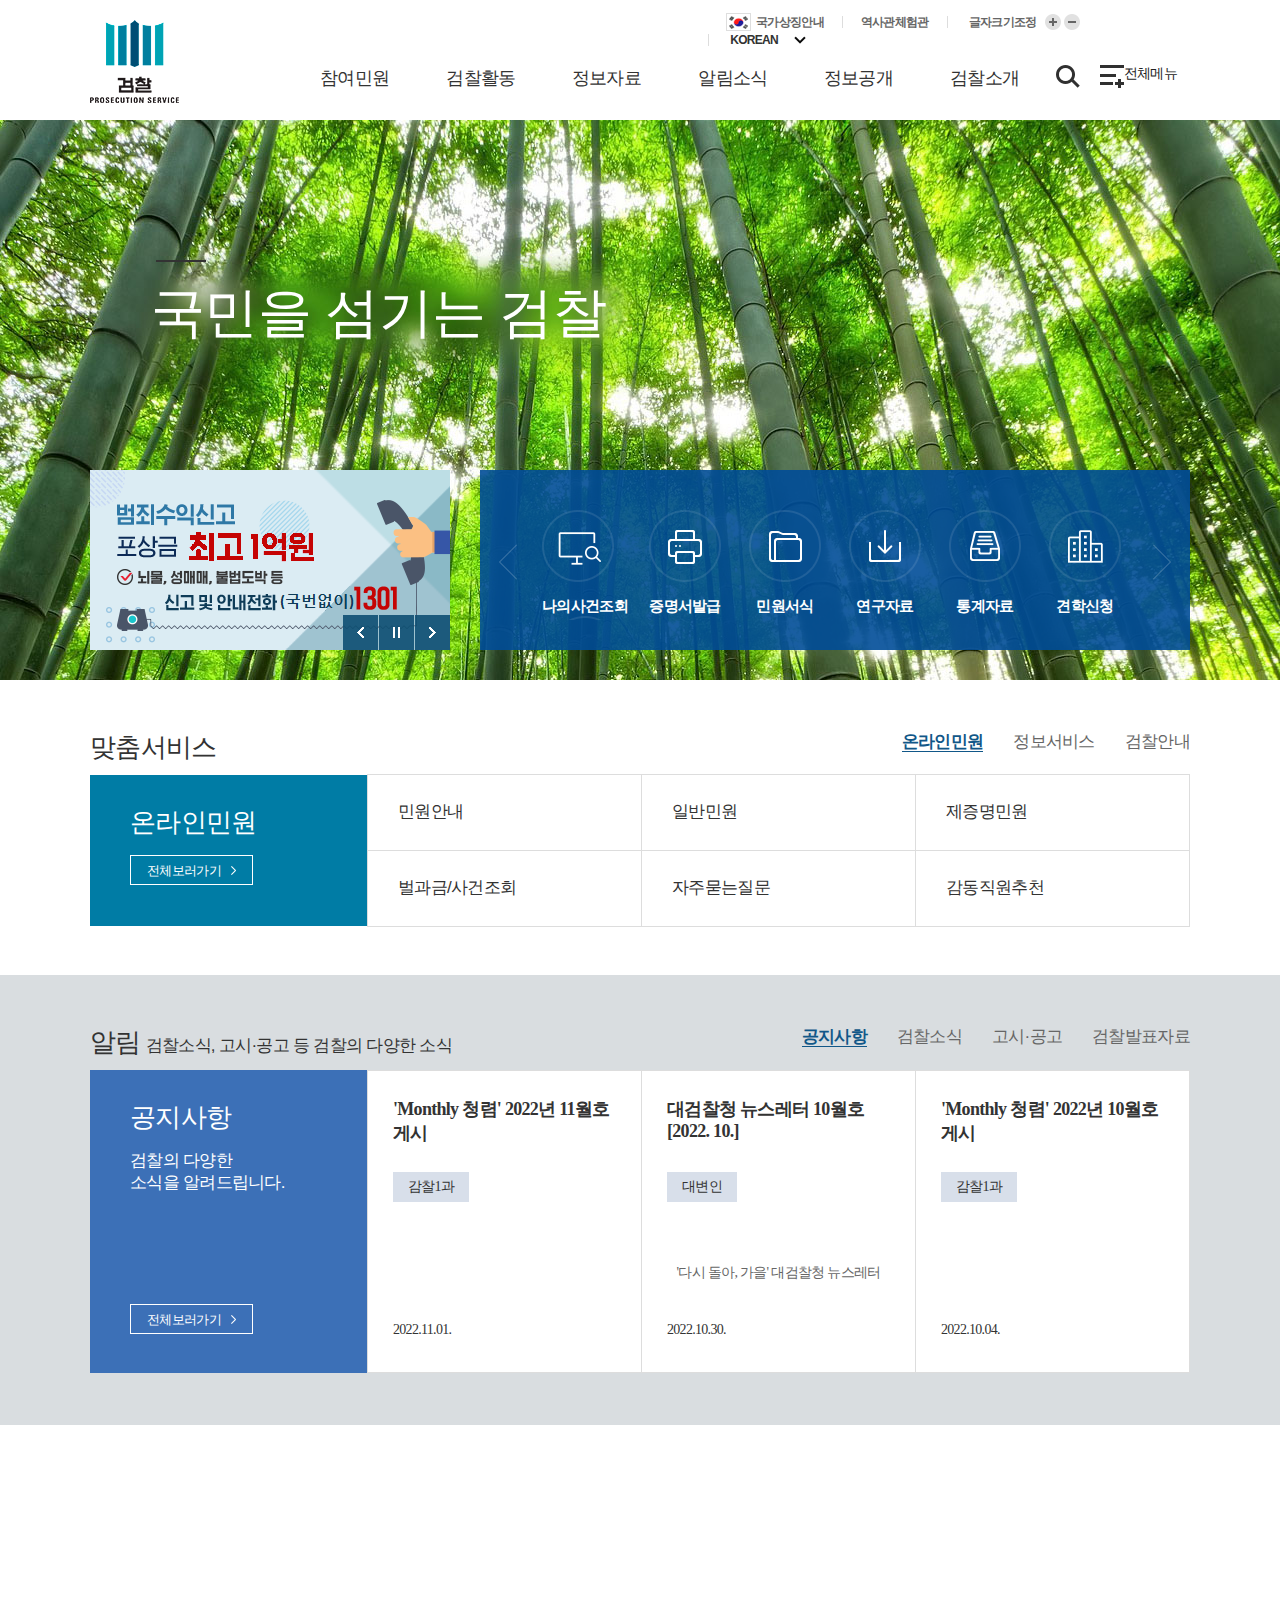
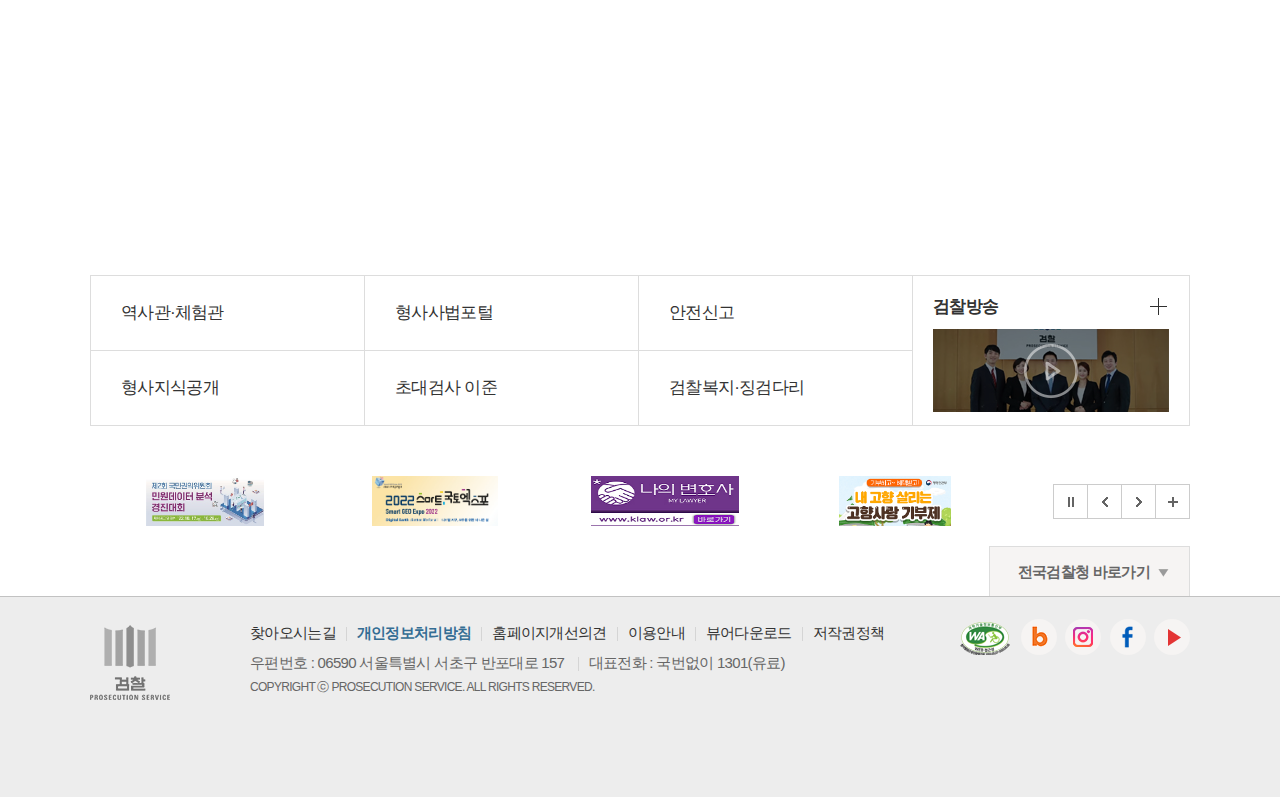
<file: index.html>
<!DOCTYPE HTML>
<html lang='ko'>
<head>
	<title>대검찰청</title>
	<meta charset='utf-8'>
	<meta name='Viewport' content='width=device-width, initial-scale=1.0, minimum-scale=1.0, maximum-scale=1.6'>
	<meta name='Title' content='대검찰청'>
	<meta name='Subject' content='대검찰청 클론코딩'>
	<meta name='Keywords' content='html5, css3, 웹표준, 관공소, 대검찰청'>
	<meta name='Author' content='gayeon'>
	<meta name='Publisher' content='gayeon'>
	<meta name='Description' content='웹접근성, 웹표준을 준수한 대검찰청 클론코딩 입니다.'>
	<meta name='Author-Date' content='2022/10/28'>
	<meta name='Robots' content='index,follow'>
	<meta name="msapplication-TileColor" content="#ffffff">
	<meta name="msapplication-TileImage" content="/ms-icon-144x144.png">
	<meta name="theme-color" content="#ffffff">

	<link href="https://hangeul.pstatic.net/hangeul_static/css/nanum-square.css" rel="stylesheet">

	<link rel='stylesheet' href='css/reset.css'>
	<link rel='stylesheet' href='css/style.css'>

	<link rel="apple-touch-icon" sizes="57x57" href="favicon/apple-icon-57x57.png">
	<link rel="apple-touch-icon" sizes="60x60" href="favicon/apple-icon-60x60.png">
	<link rel="apple-touch-icon" sizes="72x72" href="favicon/apple-icon-72x72.png">
	<link rel="apple-touch-icon" sizes="76x76" href="favicon/apple-icon-76x76.png">
	<link rel="apple-touch-icon" sizes="114x114" href="favicon/apple-icon-114x114.png">
	<link rel="apple-touch-icon" sizes="120x120" href="favicon/apple-icon-120x120.png">
	<link rel="apple-touch-icon" sizes="144x144" href="favicon/apple-icon-144x144.png">
	<link rel="apple-touch-icon" sizes="152x152" href="favicon/apple-icon-152x152.png">
	<link rel="apple-touch-icon" sizes="180x180" href="favicon/apple-icon-180x180.png">
	<link rel="icon" type="image/png" sizes="192x192"  href="favicon/android-icon-192x192.png">
	<link rel="icon" type="image/png" sizes="32x32" href="favicon/favicon-32x32.png">
	<link rel="icon" type="image/png" sizes="96x96" href="favicon/favicon-96x96.png">
	<link rel="icon" type="image/png" sizes="16x16" href="favicon/favicon-16x16.png">
	<link rel="shortcut icon" type="image/x-icon" href="favicon/aa.ico">

	
	<script type="text/javascript" src="https://dapi.kakao.com/v2/maps/sdk.js?appkey=0123ed88b43f3fb785af9c411b5b0fa8"></script>
	<script src="https://code.jquery.com/jquery-3.6.1.min.js"></script>
	<script src="./js/script.js" defer></script>

	<link rel='stylesheet' href='https://use.fontawesome.com/releases/v5.5.0/css/all.css' integrity='sha384-B4dIYHKNBt8Bc12p+WXckhzcICo0wtJAoU8YZTY5qE0Id1GSseTk6S+L3BlXeVIU' crossorigin='anonymous'>
	<link rel="stylesheet" href="https://cdnjs.cloudflare.com/ajax/libs/font-awesome/4.7.0/css/font-awesome.min.css">
</head>

<body>
	<ul id="skip">
		<li><a href="#header">헤더 바로가기</a></li>
		<li><a href="#nav">메뉴 바로가기</a></li>
		<li><a href="#content">내용 바로가기</a></li>
	</ul>
	<div id="wrap">
		<header id="header" class="header">
			<div class="container">
				<h1 class="logo"><a href="index.html" title="logo"><img src="./img/bg_logo.png" alt="로고"></a></h1>
				<div class="top">
					<ul>
						<li><a href="#" class="nation">국가상징안내</a></li>
						<li><a href="#">역사관체험관</a></li>
						<li class="zoom">
							<span>글자크기조정</span>
							<a href="javascript:" class="zoom-in">글자크기 더 크게</a>
							<a href="javascript:" class="zoom-out">글자크기 더 작게</a>
						</li>
						<li>
							<div class="language">
								<span><a href="javascript:">KOREAN</a></span>
								<div class="languageBox">
									<span><a href="javascript:" class="now">KOREAN</a></span>
									<span><a href="javascript:">ENGLISH</a></span>
									<span><a href="javascript:">CHINESE</a></span>
									<span><a href="javascript:">JAPANESE</a></span>
								</div>
							</div>
							
						</li>
					</ul>
				</div>
				<nav id="nav" class="gnbWrap">
					<div class="gnbArea">
						<ul id="gnb" class="menu">
							<li class="dep1">
								<a href="indexSub1.html" title="참여민원">참여민원</a>
								<div class="dep2Box">
									<div class="dep2List">
										<span>참여민원</span>
										<div class="scroll">
											<ul>
												<li class="dep2 sub">
													<a href="#" title="민원안내">민원안내</a>
													<ul>
														<li class="dep3"><a href="#" title="민원사무 안내">민원사무 안내</a></li>
														<li class="dep3"><a href="#" title="민원서식 내려받기">민원서식 내려받기</a></li>
														<li class="dep3"><a href="#" title="사건처리절차 안내">사건처리절차 안내</a></li>
														<li class="dep3"><a href="#" title="민원서비스헌장">민원서비스헌장</a></li>
														<li class="dep3"><a href="#" title="민원안내전화">민원안내전화</a></li>
														<li class="dep3"><a href="#" title="적극행정제도 소개">적극행정제도 소개</a></li>
														<li class="dep3"><a href="#" title="적극행정 소식란">적극행정 소식란</a></li>
													</ul>
												</li>
												<li class="dep2 sub">
													<a href="#" title="일반민원">일반민원</a>
													<ul>
														<li class="dep3"><a href="#" title="이용안내">이용안내</a></li>
														<li class="dep3"><a href="#" title="민원신청/확인">민원신청/확인</a></li>
														<li class="dep3"><a href="#" title="110정부민원안내콜센터">110정부민원안내콜센터</a></li>
														<li class="dep3"><a href="#" title="공개민원 열람하기">공개민원 열람하기</a></li>
													</ul>
												</li>
												<li class="dep2"><a href="#" class="new" title="제증명민원">제증명민원</a></li>
												<li class="dep2 sub"><a href="#" title="벌과금/사건검색">벌과금/사건검색</a>
													<ul>
														<li class="dep3"><a href="#" class="new" title="사건진행상황조회">사건진행상황조회</a></li>
														<li class="dep3"><a href="#" class="new" title="벌과금납부조회">벌과금납부조회</a></li>
														<li class="dep3"><a href="#" class="new" title="재판서 및 통지서 조회">재판서 및 통지서 조회</a></li>
														<li class="dep3"><a href="#" class="new" title="가납금환급조회">가납금환급조회</a></li>
													</ul>
												</li>
												<li class="dep2"><a href="#" title="자주묻는질문">자주묻는질문</a></li>
												<li class="dep2"><a href="#" title="자유발언대">자유발언대</a></li>
												<li class="dep2 sub"><a href="#" title="감동직원추천">감동직원추천</a>
													<ul>
														<li class="dep3"><a href="#" title="국민감동직원추천">국민감동직원추천</a></li>
														<li class="dep3"><a href="#" title="추천서 작성하기">추천서 작성하기</a></li>
														<li class="dep3"><a href="#" title="내의견 보기">내의견 보기</a></li>
													</ul>
												</li>
											</ul>
										</div>
									</div>
								</div>
							</li>
							<li class="dep1">
								<a href="indexSub2.html" title="검찰활동">검찰활동</a>
								<div class="dep2Box">
									<div class="dep2List">
										<span>검찰활동</span>
										<div class="scroll">
											<ul>
												<li class="dep2 sub">
													<a href="#" title="주요수사활동">주요수사활동</a>
													<ul>
														<li class="dep3"><a href="#" title="부정부패수사">부정부패수사</a></li>
														<li class="dep3"><a href="#" title="회계분석 &middot; 자금추적 수사지원">회계분석 &middot; 자금추적 수사지원</a></li>
														<li class="dep3"><a href="#" title="기술유출범죄수사">기술유출범죄수사</a></li>
														<li class="dep3"><a href="#" title="범죄수익환수수사">범죄수익환수수사</a></li>
														<li class="dep3"><a href="#" title="마약 &middot; 조직폭력범죄수사">마약 &middot; 조직폭력범죄수사</a></li>
														<li class="dep3"><a href="#" title="지식재산권침해범죄수사">지식재산권침해범죄수사</a></li>
														<li class="dep3"><a href="#" title="과학수사">과학수사</a></li>
													</ul>
												</li>
												<li class="dep2 sub">
													<a href="#" title="공판 &middot; 형 집행">공판 &middot; 형 집행</a>
													<ul>
														<li class="dep3"><a href="#" title="공판활동">공판활동</a></li>
														<li class="dep3"><a href="#" title="형의 집행">형의 집행</a></li>
													</ul>
												</li>
												<li class="dep2 sub">
													<a href="#" title="지원활동">지원활동</a>
													<ul>
														<li class="dep3"><a href="#" title="소년선도보호">소년선도보호</a></li>
														<li class="dep3"><a href="#" title="피해자인권">피해자인권</a></li>
														<li class="dep3"><a href="#" title="사회공헌">사회공헌</a></li>
													</ul>
												</li>
												<li class="dep2 sub">
													<a href="#" title="국제협력">국제협력</a>
													<ul>
														<li class="dep3"><a href="#" title="검찰의 국제공조">검찰의 국제공조</a></li>
														<li class="dep3"><a href="#" title="국제협력 네트워크">국제협력 네트워크</a></li>
													</ul>
												</li>
											</ul>
										</div>
									</div>
								</div>
							</li>
							<li class="dep1">
								<a href="indexSub3.html" title="정보자료">정보자료</a>
								<div class="dep2Box">
									<div class="dep2List">
										<span>정보자료</span>
										<div class="scroll">
											<ul>
												<li class="dep2 sub">
													<a href="#" title="통계자료">통계자료</a>
													<ul>
														<li class="dep3"><a href="#" title="범죄분석">범죄분석</a></li>
														<li class="dep3"><a href="#" title="범죄동향리포트">범죄동향리포트</a></li>
														<li class="dep3"><a href="#" title="형사사건동향">형사사건동향</a></li>
													</ul>
												</li>
												<li class="dep2 sub">
													<a href="#" title="연구자료">연구자료</a>
													<ul>
														<li class="dep3"><a href="#" title="검찰관련 연구자료">검찰관련 연구자료</a></li>
														<li class="dep3"><a href="#" class="new" title="해외연수검사 연구논문">해외연수검사 연구논문</a></li>
														<li class="dep3"><a href="#" title="검찰연감">검찰연감</a></li>
													</ul>
												</li>
												<li class="dep2"><a href="#" title="나라지표상황판">나라지표상황판</a></li>
												<li class="dep2"><a href="#" title="훈령/예규">훈령/예규</a></li>
											</ul>
										</div>
									</div>
								</div>
							</li>
							<li class="dep1">
								<a href="indexSub4.html" title="알림소식">알림소식</a>
								<div class="dep2Box">
									<div class="dep2List">
										<span>알림소식</span>
										<div class="scroll">
											<ul>
												<li class="dep2"><a href="#" title="공지사항">공지사항</a></li>
												<li class="dep2"><a href="#" title="고시 &middot; 공고">고시 &middot; 공고</a></li>
												<li class="dep2"><a href="#" title="검찰발표자료">검찰발표자료</a></li>
												<li class="dep2 sub">
													<a href="#" title="검찰소식">검찰소식</a>
													<ul>
														<li class="dep3"><a href="#" title="카드뉴스">카드뉴스</a></li>
														<li class="dep3"><a href="#" class="new" title="생생영상">생생영상</a></li>
														<li class="dep3"><a href="#" title="뉴스레터">뉴스레터</a></li>
													</ul>
												</li>
											</ul>
										</div>
									</div>
								</div>
							</li>
							<li class="dep1">
								<a href="indexSub5.html" title="정보공개">정보공개</a>
								<div class="dep2Box">
									<div class="dep2List">
										<span>정보공개</span>
										<div class="scroll">
											<ul>
												<li class="dep2 sub">
													<a href="#" title="정보공개안내">정보공개안내</a>
													<ul>
														<li class="dep3"><a href="#" title="정보공개제도란">정보공개제도란</a></li>
														<li class="dep3"><a href="#" title="업무처리절차">업무처리절차</a></li>
														<li class="dep3"><a href="#" title="공개청구권자">공개청구권자</a></li>
														<li class="dep3"><a href="#" title="비공개 대상 정보 세부 기준">비공개 대상 정보 세부 기준</a></li>
														<li class="dep3"><a href="#" title="정보공개방법">정보공개방법</a></li>
														<li class="dep3"><a href="#" title="불복구제절차">불복구제절차</a></li>
														<li class="dep3"><a href="#" title="수수료안내">수수료안내</a></li>
														<li class="dep3"><a href="#" title="관련서식">관련서식</a></li>
													</ul>
												</li>
												<li class="dep2 sub">
													<a href="#" title="사전정보공표">사전정보공표</a>
													<ul>
														<li class="dep3"><a href="#" title="사전정보공표대상">사전정보공표대상</a></li>
													</ul>
												</li>
												<li class="dep2 sub"><a href="#" title="정보목록">정보목록</a>
													<ul>
														<li class="dep3"><a href="#" class="new" title="정보목록">정보목록</a></li>
														<li class="dep3"><a href="#" title="2014.3. 이전 검찰청 정보목록">2014.3. 이전 검찰청 정보목록</a></li>
													</ul>
												</li>
												<li class="dep2"><a href="#" title="정보공개청구">정보공개청구</a></li>
												<li class="dep2"><a href="#" title="공공데이터개방">공공데이터개방</a></li>
												<li class="dep2"><a href="#" title="정책실명제">정책실명제</a></li>
											</ul>
										</div>
									</div>
								</div>
							</li>
							<li class="dep1">
								<a href="indexSub6.html" title="검찰소개">검찰소개</a>
								<div class="dep2Box">
									<div class="dep2List">
										<span>검찰소개</span>
										<div class="scroll">
											<ul>
												<li class="dep2 sub">
													<a href="#" title="검찰구성">검찰구성</a>
													<ul>
														<li class="dep3"><a href="#" title="검찰이란?">검찰이란?</a></li>
														<li class="dep3"><a href="#" title="검찰구성원">검찰구성원</a></li>
														<li class="dep3"><a href="#" title="검사의 역할">검사의 역할</a></li>
													</ul>
												</li>
												<li class="dep2 sub">
													<a href="#" title="조직 및 업무">조직 및 업무</a>
													<ul>
														<li class="dep3"><a href="#" title="부서별연락처">부서별연락처</a></li>
														<li class="dep3"><a href="#" title="검찰조직구조">검찰조직구조</a></li>
														<li class="dep3"><a href="#" title="층별안내도">층별안내도</a></li>
														<li class="dep3"><a href="#" title="대검찰청 배치표">대검찰청 배치표</a></li>
													</ul>
												</li>
												<li class="dep2 sub"><a href="#" title="검찰총장소개">검찰총장소개</a>
													<ul>
														<li class="dep3"><a href="#" title="총장인사말">총장인사말</a></li>
														<li class="dep3"><a href="#" title="검찰총장과의 대화">검찰총장과의 대화</a></li>
														<li class="dep3"><a href="#" title="총장동정">총장동정</a></li>
														<li class="dep3"><a href="#" title="발표연설">발표연설</a></li>
														<li class="dep3"><a href="#" title="역대총장">역대총장</a></li>
														<li class="dep3"><a href="#" title="주요일정">주요일정</a></li>
													</ul>
												</li>
												<li class="dep2"><a href="#" title="검찰CI/CM">검찰CI/CM</a></li>
												<li class="dep2 sub">
													<a href="#" title="검찰역사관">검찰역사관</a>
													<ul>
														<li class="dep3"><a href="#" title="검찰제도의 변천">검찰제도의 변천</a></li>
														<li class="dep3"><a href="#" title="복제의 변천">복제의 변천</a></li>
														<li class="dep3"><a href="#" title="서식의 변천">서식의 변천</a></li>
														<li class="dep3"><a href="#" title="사건과 이슈"></a>사건과 이슈</li>
													</ul>
												</li>
												<li class="dep2 sub">
													<a href="#" title="대검찰청견학">대검찰청견학</a>
													<ul>
														<li class="dep3"><a href="#" title="견학안내">견학안내</a></li>
														<li class="dep3"><a href="#" title="견학신청">견학신청</a></li>
														<li class="dep3"><a href="#" title="견학소감">견학소감</a></li>
													</ul>
												</li>
												<li class="dep2"><a href="#" title="찾아오시는길">찾아오시는길</a></li>
												<li class="dep2"><a href="#" title="전국검찰청찾기">전국검찰청찾기</a></li>
												<li class="dep2 sub">
													<a href="#" title="국가형사사법기록관">국가형사사법기록관</a>
													<ul>
														<li class="dep3"><a href="#" title="기록관 소개">기록관 소개</a></li>
														<li class="dep3"><a href="#" title="견학안내 및 신청">견학안내 및 신청</a></li>
													</ul>
												</li>
												<li class="dep2 sub">
													<a href="#" title="1301검찰콜센터">1301검찰콜센터</a>
													<ul>
														<li class="dep3"><a href="#" title="콜센터 소개">콜센터 소개</a></li>
														<li class="dep3"><a href="#" title="이용안내">이용안내</a></li>
													</ul>
												</li>
											</ul>
										</div>
									</div>
								</div>
							</li>
						</ul>
					</div>
				</nav>
				<div class="btnIn sch">
					<span class="btn search">
						<a href="javascript:">검색 열기</a>
					</span>
				</div>
				<div class="schWrap">
					<div class="schArea">
						<label for="schWordFi">키워드 검색</label>
						<div>
							<input type="text" placeholder="검색어를 입력하세요." id="schWordFi" name="schWordFi">
							<button class="btnSearch">검색</button>
						</div>
					</div>
				</div>			
				<div class="btnIn allmn">
					<span class="btn allmenu">
						<a href="#">전체메뉴</a>
					</span>
				</div>
				<btn class="allMenuWrap">
					<div class="allMenuDim"></div>
					<div class="allMenuBox">
						<dl>
							<dt><span>검찰 PROSECUTION SERVICE</span></dt>
							<dd>
								<div class="allMenuList" style="height: 833px;">
									<ul id="allMenu" class="menu">
										<li class="dep1">
											<a href="#" title="참여민원">참여민원</a>
											<div class="dep2Box">
												<div class="dep2List">
													<span>참여민원</span>
													<div class="scroll">
														<ul>
															<li class="dep2 sub">
																<a href="#" title="민원안내">민원안내</a>
																<ul>
																	<li class="dep3"><a href="#" title="민원사무 안내">민원사무 안내</a></li>
																	<li class="dep3"><a href="#" title="민원서식 내려받기">민원서식 내려받기</a></li>
																	<li class="dep3"><a href="#" title="사건처리절차 안내">사건처리절차 안내</a></li>
																	<li class="dep3"><a href="#" title="민원서비스헌장">민원서비스헌장</a></li>
																	<li class="dep3"><a href="#" title="민원안내전화">민원안내전화</a></li>
																	<li class="dep3"><a href="#" title="적극행정제도 소개">적극행정제도 소개</a></li>
																	<li class="dep3"><a href="#" title="적극행정 소식란">적극행정 소식란</a></li>
																</ul>
															</li>
															<li class="dep2 sub">
																<a href="#" title="일반민원">일반민원</a>
																<ul>
																	<li class="dep3"><a href="#" title="이용안내">이용안내</a></li>
																	<li class="dep3"><a href="#" title="민원신청/확인">민원신청/확인</a></li>
																	<li class="dep3"><a href="#" title="110정부민원안내콜센터">110정부민원안내콜센터</a></li>
																	<li class="dep3"><a href="#" title="공개민원 열람하기">공개민원 열람하기</a></li>
																</ul>
															</li>
															<li class="dep2"><a href="#" class="new" title="제증명민원">제증명민원</a></li>
															<li class="dep2 sub"><a href="#" title="벌과금/사건검색">벌과금/사건검색</a>
																<ul>
																	<li class="dep3"><a href="#" class="new" title="사건진행상황조회">사건진행상황조회</a></li>
																	<li class="dep3"><a href="#" class="new" title="벌과금납부조회">벌과금납부조회</a></li>
																	<li class="dep3"><a href="#" class="new" title="재판서 및 통지서 조회">재판서 및 통지서 조회</a></li>
																	<li class="dep3"><a href="#" class="new" title="가납금환급조회">가납금환급조회</a></li>
																</ul>
															</li>
															<li class="dep2"><a href="#" title="자주묻는질문">자주묻는질문</a></li>
															<li class="dep2"><a href="#" title="자유발언대">자유발언대</a></li>
															<li class="dep2 sub"><a href="#" title="감동직원추천">감동직원추천</a>
																<ul>
																	<li class="dep3"><a href="#" title="국민감동직원추천">국민감동직원추천</a></li>
																	<li class="dep3"><a href="#" title="추천서 작성하기">추천서 작성하기</a></li>
																	<li class="dep3"><a href="#" title="내의견 보기">내의견 보기</a></li>
																</ul>
															</li>
														</ul>
													</div>
												</div>
											</div>
										</li>
										<li class="dep1">
											<a href="#" title="검찰활동">검찰활동</a>
											<div class="dep2Box">
												<div class="dep2List">
													<span>검찰활동</span>
													<div class="scroll">
														<ul>
															<li class="dep2 sub">
																<a href="#" title="주요수사활동">주요수사활동</a>
																<ul>
																	<li class="dep3"><a href="#" title="부정부패수사">부정부패수사</a></li>
																	<li class="dep3"><a href="#" title="회계분석 &middot; 자금추적 수사지원">회계분석 &middot; 자금추적 수사지원</a></li>
																	<li class="dep3"><a href="#" title="기술유출범죄수사">기술유출범죄수사</a></li>
																	<li class="dep3"><a href="#" title="범죄수익환수수사">범죄수익환수수사</a></li>
																	<li class="dep3"><a href="#" title="마약 &middot; 조직폭력범죄수사">마약 &middot; 조직폭력범죄수사</a></li>
																	<li class="dep3"><a href="#" title="지식재산권침해범죄수사">지식재산권침해범죄수사</a></li>
																	<li class="dep3"><a href="#" title="과학수사">과학수사</a></li>
																</ul>
															</li>
															<li class="dep2 sub">
																<a href="#" title="공판 &middot; 형 집행">공판 &middot; 형 집행</a>
																<ul>
																	<li class="dep3"><a href="#" title="공판활동">공판활동</a></li>
																	<li class="dep3"><a href="#" title="형의 집행">형의 집행</a></li>
																</ul>
															</li>
															<li class="dep2 sub">
																<a href="#" title="지원활동">지원활동</a>
																<ul>
																	<li class="dep3"><a href="#" title="소년선도보호">소년선도보호</a></li>
																	<li class="dep3"><a href="#" title="피해자인권">피해자인권</a></li>
																	<li class="dep3"><a href="#" title="사회공헌">사회공헌</a></li>
																</ul>
															</li>
															<li class="dep2 sub">
																<a href="#" title="국제협력">국제협력</a>
																<ul>
																	<li class="dep3"><a href="#" title="검찰의 국제공조">검찰의 국제공조</a></li>
																	<li class="dep3"><a href="#" title="국제협력 네트워크">국제협력 네트워크</a></li>
																</ul>
															</li>
														</ul>
													</div>
												</div>
											</div>
										</li>
										<li class="dep1">
											<a href="#" title="정보자료">정보자료</a>
											<div class="dep2Box">
												<div class="dep2List">
													<span>정보자료</span>
													<div class="scroll">
														<ul>
															<li class="dep2 sub">
																<a href="#" title="통계자료">통계자료</a>
																<ul>
																	<li class="dep3"><a href="#" title="범죄분석">범죄분석</a></li>
																	<li class="dep3"><a href="#" title="범죄동향리포트">범죄동향리포트</a></li>
																	<li class="dep3"><a href="#" title="형사사건동향">형사사건동향</a></li>
																</ul>
															</li>
															<li class="dep2 sub">
																<a href="#" title="연구자료">연구자료</a>
																<ul>
																	<li class="dep3"><a href="#" title="검찰관련 연구자료">검찰관련 연구자료</a></li>
																	<li class="dep3"><a href="#" class="new" title="해외연수검사 연구논문">해외연수검사 연구논문</a></li>
																	<li class="dep3"><a href="#" title="검찰연감">검찰연감</a></li>
																</ul>
															</li>
															<li class="dep2"><a href="#" title="나라지표상황판">나라지표상황판</a></li>
															<li class="dep2"><a href="#" title="훈령/예규">훈령/예규</a></li>
														</ul>
													</div>
												</div>
											</div>
										</li>
										<li class="dep1">
											<a href="#" title="알림소식">알림소식</a>
											<div class="dep2Box">
												<div class="dep2List">
													<span>알림소식</span>
													<div class="scroll">
														<ul>
															<li class="dep2"><a href="#" title="공지사항">공지사항</a></li>
															<li class="dep2"><a href="#" title="고시 &middot; 공고">고시 &middot; 공고</a></li>
															<li class="dep2"><a href="#" title="검찰발표자료">검찰발표자료</a></li>
															<li class="dep2 sub">
																<a href="#" title="검찰소식">검찰소식</a>
																<ul>
																	<li class="dep3"><a href="#" title="카드뉴스">카드뉴스</a></li>
																	<li class="dep3"><a href="#" class="new" title="생생영상">생생영상</a></li>
																	<li class="dep3"><a href="#" title="뉴스레터">뉴스레터</a></li>
																</ul>
															</li>
														</ul>
													</div>
												</div>
											</div>
										</li>
										<li class="dep1">
											<a href="#" title="정보공개">정보공개</a>
											<div class="dep2Box">
												<div class="dep2List">
													<span>정보공개</span>
													<div class="scroll">
														<ul>
															<li class="dep2 sub">
																<a href="#" title="정보공개안내">정보공개안내</a>
																<ul>
																	<li class="dep3"><a href="#" title="정보공개제도란">정보공개제도란</a></li>
																	<li class="dep3"><a href="#" title="업무처리절차">업무처리절차</a></li>
																	<li class="dep3"><a href="#" title="공개청구권자">공개청구권자</a></li>
																	<li class="dep3"><a href="#" title="비공개 대상 정보 세부 기준">비공개 대상 정보 세부 기준</a></li>
																	<li class="dep3"><a href="#" title="정보공개방법">정보공개방법</a></li>
																	<li class="dep3"><a href="#" title="불복구제절차">불복구제절차</a></li>
																	<li class="dep3"><a href="#" title="수수료안내">수수료안내</a></li>
																	<li class="dep3"><a href="#" title="관련서식">관련서식</a></li>
																</ul>
															</li>
															<li class="dep2 sub">
																<a href="#" title="사전정보공표">사전정보공표</a>
																<ul>
																	<li class="dep3"><a href="#" title="사전정보공표대상">사전정보공표대상</a></li>
																</ul>
															</li>
															<li class="dep2 sub"><a href="#" title="정보목록">정보목록</a>
																<ul>
																	<li class="dep3"><a href="#" class="new" title="정보목록">정보목록</a></li>
																	<li class="dep3"><a href="#" title="2014.3. 이전 검찰청 정보목록">2014.3. 이전 검찰청 정보목록</a></li>
																</ul>
															</li>
															<li class="dep2"><a href="#" title="정보공개청구">정보공개청구</a></li>
															<li class="dep2"><a href="#" title="공공데이터개방">공공데이터개방</a></li>
															<li class="dep2"><a href="#" title="정책실명제">정책실명제</a></li>
														</ul>
													</div>
												</div>
											</div>
										</li>
										<li class="dep1">
											<a href="#" title="검찰소개">검찰소개</a>
											<div class="dep2Box">
												<div class="dep2List">
													<span>검찰소개</span>
													<div class="scroll">
														<ul>
															<li class="dep2 sub">
																<a href="#" title="검찰구성">검찰구성</a>
																<ul>
																	<li class="dep3"><a href="#" title="검찰이란?">검찰이란?</a></li>
																	<li class="dep3"><a href="#" title="검찰구성원">검찰구성원</a></li>
																	<li class="dep3"><a href="#" title="검사의 역할">검사의 역할</a></li>
																</ul>
															</li>
															<li class="dep2 sub">
																<a href="#" title="조직 및 업무">조직 및 업무</a>
																<ul>
																	<li class="dep3"><a href="#" title="부서별연락처">부서별연락처</a></li>
																	<li class="dep3"><a href="#" title="검찰조직구조">검찰조직구조</a></li>
																	<li class="dep3"><a href="#" title="층별안내도">층별안내도</a></li>
																	<li class="dep3"><a href="#" title="대검찰청 배치표">대검찰청 배치표</a></li>
																</ul>
															</li>
															<li class="dep2 sub"><a href="#" title="검찰총장소개">검찰총장소개</a>
																<ul>
																	<li class="dep3"><a href="#" title="총장인사말">총장인사말</a></li>
																	<li class="dep3"><a href="#" title="검찰총장과의 대화">검찰총장과의 대화</a></li>
																	<li class="dep3"><a href="#" title="총장동정">총장동정</a></li>
																	<li class="dep3"><a href="#" title="발표연설">발표연설</a></li>
																	<li class="dep3"><a href="#" title="역대총장">역대총장</a></li>
																	<li class="dep3"><a href="#" title="주요일정">주요일정</a></li>
																</ul>
															</li>
															<li class="dep2"><a href="#" title="검찰CI/CM">검찰CI/CM</a></li>
															<li class="dep2 sub">
																<a href="#" title="검찰역사관">검찰역사관</a>
																<ul>
																	<li class="dep3"><a href="#" title="검찰제도의 변천">검찰제도의 변천</a></li>
																	<li class="dep3"><a href="#" title="복제의 변천">복제의 변천</a></li>
																	<li class="dep3"><a href="#" title="서식의 변천">서식의 변천</a></li>
																	<li class="dep3"><a href="#" title="사건과 이슈"></a>사건과 이슈</li>
																</ul>
															</li>
															<li class="dep2 sub">
																<a href="#" title="대검찰청견학">대검찰청견학</a>
																<ul>
																	<li class="dep3"><a href="#" title="견학안내">견학안내</a></li>
																	<li class="dep3"><a href="#" title="견학신청">견학신청</a></li>
																	<li class="dep3"><a href="#" title="견학소감">견학소감</a></li>
																</ul>
															</li>
															<li class="dep2"><a href="#" title="찾아오시는길">찾아오시는길</a></li>
															<li class="dep2"><a href="#" title="전국검찰청찾기">전국검찰청찾기</a></li>
															<li class="dep2 sub">
																<a href="#" title="국가형사사법기록관">국가형사사법기록관</a>
																<ul>
																	<li class="dep3"><a href="#" title="기록관 소개">기록관 소개</a></li>
																	<li class="dep3"><a href="#" title="견학안내 및 신청">견학안내 및 신청</a></li>
																</ul>
															</li>
															<li class="dep2 sub">
																<a href="#" title="1301검찰콜센터">1301검찰콜센터</a>
																<ul>
																	<li class="dep3"><a href="#" title="콜센터 소개">콜센터 소개</a></li>
																	<li class="dep3"><a href="#" title="이용안내">이용안내</a></li>
																</ul>
															</li>
														</ul>
													</div>
												</div>
											</div>
										</li>
										<li class="dep1">
											<a href="#" title="이용안내">이용안내</a>
											<div class="dep2Box">
												<div class="dep2List">
													<span>이용안내</span>
													<div class="scroll">
														<ul>
															<li class="dep2"><a href="#" title="이용안내">이용안내</a></li>
															<li class="dep2"><a href="#" title="홈페이지개선의견">홈페이지개선의견</a></li>
															<li class="dep2 sub">
																<a href="#" title="개인정보처리방침">개인정보처리방침</a>
																<ul>
																	<li class="dep3"><a href="#" title="개인정보처리방침">개인정보처리방침</a></li>
																	<li class="dep3"><a href="#" title="개정이력">개정이력</a></li>
																</ul>
															</li>
															<li class="dep2"><a href="#" title="저작권정책">저작권정책</a></li>
															<li class="dep2"><a href="#" title="글자크기조정안내">글자크기조정안내</a></li>
															<li class="dep2"><a href="#" title="뷰어다운로드">뷰어다운로드</a></li>
															
														</ul>
													</div>
												</div>
											</div>
										</li>
									</ul>
								</div>
							</dd>
						</dl>
						<span class="allMenuClose"><a href="#">전체보기 닫기</a></span>
					</div>
				</btn>
			</div>
		</header>
		<section id="main">
			<div class="container">
				<span class="mainTitle">국민을 섬기는 검찰</span>
				<div class="innerBox">
					<div class="slideArea">
						<h2 class="ir_so">팝업존</h2>
						<ul class="slideList">
							<li><a href="#"><img src="./img/slide1.png" alt="mainSlide1"></a></li>
							<li><a href="#"><img src="./img/slide2.png" alt="mainSlide2"></a></li>
							<li><a href="#"><img src="./img/slide3.jpg" alt="mainSlide3"></a></li>
							<li><a href="#"><img src="./img/slide4.png" alt="mainSlide4"></a></li>
							<li><a href="#"><img src="./img/slide5.jpg" alt="mainSlide5"></a></li>
						</ul>
						<div class="controlArea">
							<a href="javascript:" class="btnSlidePrev"><span class="ir_pm">이전 서비스 보기</span></a>
							<a href="javascript:" class="btnSlidepp"><span class="ir_pm">재생/정지</span></a>
							<a href="javascript:" class="btnSlideNext"><span class="ir_pm">다음 서비스 보기</span></a>
						</div>
					</div>
					<div class="rollingBn">
						<h2 class="ir_so">메인롤링배너</h2>
						<div class="control">
							<div class="swipeLeft"><a href="#"></a></div>
						</div>
						<ul class="rollingList">
							<li><a href="#"><img src="./img/icon1.png" alt="나의사건조회"><span>나의사건조회</span></a></li>
							<li><a href="#"><img src="./img/icon2.png" alt="증명서발급"><span>증명서발급</span></a></li>
							<li><a href="#"><img src="./img/icon3.png" alt="민원서식"><span>민원서식</span></a></li>
							<li><a href="#"><img src="./img/icon4.png" alt="연구자료"><span>연구자료</span></a></li>
							<li><a href="#"><img src="./img/icon5.png" alt="통계자료"><span>통계자료</span></a></li>
							<li><a href="#"><img src="./img/icon6.png" alt="견학신청"><span>견학신청</span></a></li>
							<li><a href="#"><img src="./img/icon7.png" alt="이용안내"><span>이용안내</span></a></li>
						</ul>
						<div class="control">
							<div class="swipeRight"><a href="#"></a></div>
						</div>
					</div>
				</div>
			</div>
		</section>
		<main id="content">
			<div class="main_cont1">
				<div class="container">
					<div class="inner">
						<h2 class="con1Title">맞춤서비스</h2>
						<ul class="mainTap">
							<li><a href="#tapCont1" class="on">온라인민원</a></li>
							<li><a href="#tapCont2">정보서비스</a></li>
							<li><a href="#tapCont3">검찰안내</a></li>
						</ul>
						<div class="mainTabCont">
							<div class="tapCont tapCont1" id="tapCont1">
								<div class="tit">
									<h3>온라인민원</h3>
									<div class="more">
										<a href="#">전체보러가기<img src="./img/btn_more.png" alt="전체보러가기"></a>
									</div>
								</div>
								<div class="lsBox">
									<ul>
										<li><a href="#" target="_self"><span>민원안내</span></a></li>
										<li><a href="#" target="_self"><span>일반민원</span></a></li>
										<li><a href="#" target="_self"><span>제증명민원</span></a></li>
										<li><a href="#" target="_self"><span>벌과금/사건조회</span></a></li>
										<li><a href="#" target="_self"><span>자주묻는질문</span></a></li>
										<li><a href="#" target="_self"><span>감동직원추천</span></a></li>
									</ul>
								</div>
							</div>
							<div class="tapCont tapCont2" id="tapCont2">
								<div class="tit">
									<h3>정보서비스</h3>
									<div class="more">
										<a href="#"><span>전체보러가기</span></a>
									</div>
								</div>
								<div class="lsBox">
									<ul>
										<li><a href="#" target="_self"><span>정보공개안내</span></a></li>
										<li><a href="#" target="_self"><span>사전정보공표</span></a></li>
										<li><a href="#" target="_self"><span>통계자료</span></a></li>
										<li><a href="#" target="_self"><span>연구자료</span></a></li>
										<li><a href="#" target="_self"><span>훈령/예규</span></a></li>
										<li><a href="#" target="_self"><span>정보공개청구</span></a></li>
									</ul>
								</div>
							</div>
							<div class="tapCont tapCont3" id="tapCont3">
								<div class="tit">
									<h3>검찰안내</h3>
									<div class="more">
										<a href="#"><span>전체보러가기</span></a>
									</div>
								</div>
								<div class="lsBox">
									<ul>
										<li><a href="#" target="_self"><span>검찰구성</span></a></li>
										<li><a href="#" target="_self"><span>검찰청조직과업무</span></a></li>
										<li><a href="#" target="_self"><span>검찰활동</span></a></li>
										<li><a href="#" target="_self"><span>찾아오시는길</span></a></li>
										<li><a href="#" target="_self"><span>전국검찰청찾기</span></a></li>
										<li><a href="#" target="_self"><span>견학신청</span></a></li>
									</ul>
								</div>
							</div>
						</div>
					</div>
				</div>
			</div>
			<div class="main_cont2">
				<div class="container">
					<div class="inner">
						<h2 class="con2Title">알림<span>검찰소식, 고시·공고 등 검찰의 다양한 소식</span></h2>
						<ul class="mainTap">
							<li><a href="#tapCont_1" class="on">공지사항</a></li>
							<li><a href="#tapCont_2">검찰소식</a></li>
							<li><a href="#tapCont_3">고시·공고</a></li>
							<li><a href="#tapCont_4">검찰발표자료</a></li>
						</ul>
						<div class="mainTabCont">
							<div class="tapCont tapCont1" id="tapCont_1">
								<div class="tit">
									<h3>공지사항</h3>
									<p>검찰의 다양한<br>소식을 알려드립니다.</p>
									<div class="more">
										<a href="#">전체보러가기<img src="./img/btn_more.png" alt="전체보러가기"></a>
									</div>
								</div>
								<div class="reportList">
									<ul>
										<li>
											<a href="#">
												<span class="title">'Monthly 청렴' 2022년 11월호 게시</span>
												<span class="part"><span>감찰1과</span></span>
												<span class="desc">&nbsp;</span>
												<span class="info">
													<span class="date">2022.11.01.</span>
												</span>
											</a>
										</li>
										<li>
											<a href="#">
												<span class="title">대검찰청 뉴스레터 10월호[2022. 10.]</span>
												<span class="part"><span>대변인</span></span>
												<span class="desc" style="text-align: center;"><br>'다시 돌아, 가을' 대검찰청 뉴스레터</span>
												<span class="info">
													<span class="date">2022.10.30.</span>
												</span>
											</a>
										</li>
										<li>
											<a href="#">
												<span class="title">'Monthly 청렴' 2022년 10월호 게시</span>
												<span class="part"><span>감찰1과</span></span>
												<span class="desc"> &nbsp;</span>
												<span class="info">
													<span class="date">2022.10.04.</span>
												</span>
											</a>
										</li>
									</ul>
								</div>
							</div>
							<div class="tapCont tapCont2" id="tapCont_2">
								<div class="tit">
									<h3>검찰소식</h3>
									<p>검찰의 생생한<br>소식을 전달합니다.</p>
									<div class="more">
										<a href="#">전체보러가기<img src="./img/btn_more.png" alt="전체보러가기"></a>
									</div>
								</div>
								<div class="cardList">
									<ul>
										<li>
											<a href="#">
												<span class="thum"><img src="./img/news1.JPG" alt=""></span>
												<span class="info">
													<span class="title">유관기관 협력사례 3탄</span>
													<span class="desc">특허청과 대전지검의 협력으로 위조 명품 보관 및 유통 사범을 구속기소하다</span>
													<span class="date">2022.11.15.</span>
												</span>
											</a>
										</li>
										<li>
											<a href="#">
												<span class="thum"><img src="./img/news2.jpg" alt=""></span>
												<span class="info">
													<span class="title">이원석 검찰총장, 주한 중국 대사와 면담</span>
													<span class="desc">이원석 검찰총장은 오늘(11. 15.) 대검찰청을 방문한 싱하이밍 주한 중국 대사와 면담하였습니다.</span>
													<span class="date">2022.11.15.</span>
												</span>
											</a>
										</li>
										<li>
											<a href="#">
												<span class="thum"><img src="./img/news3.JPG" alt=""></span>
												<span class="info">
													<span class="title">검사, 펭수</span>
													<span class="desc">서울중앙지검에 펭수가?! 자이언트 펭TV에서 확인해보세요</span>
													<span class="date">2022.11.15.</span>
												</span>

											</a>
										</li>
									</ul>
								</div>
							</div>
							<div class="tapCont tapCont3" id="tapCont_3">
								<div class="tit">
									<h3>고시·공고</h3>
									<p>전국 검찰청의<br>고시·공고를 전달합니다.</p>
									<div class="more">
										<a href="#">전체보러가기<img src="./img/btn_more.png" alt="전체보러가기"></a>
									</div>
								</div>
								<div class="reportList">
									<ul>
										<li>
											<a href="#">
												<span class="title">벌과금 미납자 공시송달 공고</span>
												<span class="part"><span><em>서울동부지방경찰청</em>집행과</span></span>
												<span class="desc">벌과금 미납자 공시송달 공고 안내입니다.</span>
												<span class="info">
													<span class="date">2022.11.15.</span>
													<span class="file"></span>
												</span>
											</a>
										</li>
										<li>
											<a href="#">
												<span class="title">벌과금 미납에 따른 공시송달 공고</span>
												<span class="part"><span><em>대구지방경찰청</em>집행과</span></span>
												<span class="desc">벌과금 미납자에 대하여 납부독촉서 및 강제집행 예고장을 등기발송 하였으나 주소불명 등의 사유로 송달이 불가능한 대상자에 대하여 국세기본법 제11조 및 동법시행령 제7조의2 규정에 근거하여 우리청 홈페이지에 공시송달 공고합니다.</span>
												<span class="info">
													<span class="date">2022.11.15.</span>
													<span class="file"></span>
												</span>
											</a>
										</li>
										<li>
											<a href="#">
												<span class="title">2022년도 제4회 서울남부지방검찰청 공무직근로자(청원경찰) 경력경쟁채용시험 서류전형 합격자 발표 및 면접 시험 안내</span>
												<span class="part"><span><em>서울남부지방검찰청</em>총무과</span></span>
												<span style="font-size: 16px; line-height: 20px;" class="desc">2022년도 제4회 서울남부지방검찰청 공무직근로자(청원경찰) 경력경쟁채용시험 서류전형 합격자 및 면접 일정을 붙임과 같이 공고합니다.</span>
												<span class="info">
													<span class="date">2022.11.15.</span>
													<span class="file"></span>
												</span>
											</a>
										</li>
									</ul>
								</div>
							</div>
							<div class="tapCont tapCont4" id="tapCont_4">
								<div class="tit">
									<h3>검찰발표자료</h3>
									<p>전국 검찰청의<br>발표자료를 전달합니다.</p>
									<div class="more">
										<a href="#">전체보러가기<img src="./img/btn_more.png" alt="전체보러가기"></a>
									</div>
								</div>
								<div class="reportList">
									<ul>
										<li>
											<a href="#">
												<span class="title">동반자살 가장 강도사건 수사결과</span>
												<span class="part"><span><em>대전지방검찰청 서산지청</em></span></span>
												<span class="desc">&nbsp;</span>
												<span class="info">
													<span class="date">2022.11.15.</span>
													<span class="file"></span>
												</span>
											</a>
										</li>
										<li>
											<a href="#">
												<span class="title">'가짜 수산업자' 관련 청탁금지법위반 사건 수사결과</span>
												<span class="part"><span><em>서울중앙지방검찰청</em></span></span>
												<span class="desc">&nbsp;</span>
												<span class="info">
													<span class="date">2022.11.14.</span>
													<span class="file"></span>
												</span>
											</a>
										</li>
										<li>
											<a href="#">
												<span class="title">휴대폰 요금청구지 주소를 허위로 이전시켜 당내경선 여론조사에서 부정투표한 36명 기소</span>
												<span class="part"><span><em>전주지방검찰청 남원지청</em></span></span>
												<span class="desc">&nbsp;</span>
												<span class="info">
													<span class="date">2022.11.14.</span>
													<span class="file"></span>
												</span>
											</a>
										</li>
									</ul>
								</div>
							</div>
						</div>
					</div>
				</div>
			</div>
			<div id="map" style="width:100%;height:400px;"></div>
			<script>
				var container = document.getElementById('map');
				var options = {
					center: new kakao.maps.LatLng(37.4938474, 127.0050471),
					level: 3
				};
		
				var map = new kakao.maps.Map(container, options);
			</script>
			<div class="main_cont3">
				<div class="container">
					<div class="inner">
						<div class="etcCont">
							<div class="lsBox">
								<ul>
									<li><a href="#" target="_blank" title="새창열기"><span>역사관&middot;체험관</span></a></li>
									<li><a href="#" target="_blank" title="새창열기"><span>형사사법포털</span></a></li>
									<li><a href="#" target="_blank" title="새창열기"><span>안전신고</span></a></li>
									<li><a href="#" target="_blank" title="새창열기"><span>형사지식공개</span></a></li>
									<li><a href="#" target="_blank" title="새창열기"><span>초대검사 이준</span></a></li>
									<li><a href="#" target="_blank" title="새창열기"><span>검찰복지&middot;징검다리</span></a></li>
								</ul>
							</div>
							<div class="tvBox">
								<dl>
									<dt>검찰방송</dt>
									<dd>
										<a href="#" target="_blank" title="새창열기" class="more">
										</a>
										<a href="#" target="_blank" title="새창열기" class="tvImg">
											<div class="thumBox">
												<img src="./img/youtube.jpg" alt="검찰방송 다시보기">
											</div>
										</a>
									</dd>
								</dl>
							</div>
						</div>
					</div>
				</div>
			</div>
			<div class="main_cont4 relative-ban">
				<div class="container">
					<div class="rolling">
						<ul>
							<li>
								<a href="#" title="새창열기" target="_blank">
									<img src="./img/relation1.jpg" alt="유관기관1">
								</a>
							</li>
							<li>
								<a href="#" title="새창열기" target="_blank">
									<img src="./img/relation2.png" alt="유관기관2">
								</a>
							</li>
							<li>
								<a href="#" title="새창열기" target="_blank">
									<img src="./img/relation3.png" alt="유관기관3">
								</a>
							</li>
							<li>
								<a href="#" title="새창열기" target="_blank">
									<img src="./img/relation4.png" alt="유관기관4">
								</a>
							</li>
							<li>
								<a href="#" title="새창열기" target="_blank">
									<img src="./img/relation5.png" alt="유관기관5">
								</a>
							</li>
							<li>
								<a href="#" title="새창열기" target="_blank">
									<img src="./img/relation6.jpg" alt="유관기관6">
								</a>
							</li>
							<li>
								<a href="#" title="새창열기" target="_blank">
									<img src="./img/relation7.gif" alt="유관기관7">
								</a>
							</li>
							<li>
								<a href="#" title="새창열기" target="_blank">
									<img src="./img/relation8.png" alt="유관기관8">
								</a>
							</li>
							<li>
								<a href="#" title="새창열기" target="_blank">
									<img src="./img/relation9.png" alt="유관기관9">
								</a>
							</li>
							<li>
								<a href="#" title="새창열기" target="_blank">
									<img src="./img/relation10.png" alt="유관기관10">
								</a>
							</li>
						</ul>
					</div>
					<div class="ctrl">
						<button class="rlpp"><a href="javascript:">유관기관배너목록 재생/정지</a></button>
						<button class="rlPre"><a href="javascript:">유관기관배너목록 이전</a></button>
						<button class="rlNext"><a href="javascript:">유관기관배너목록 다음</a></button>
						<button class="rlPlus">유관기관배너목록 전체보기</button>
					</div>
				</div>
			</div>
			<div class="main_cont5">
				<div class="siteList">
					<div class="container">
						<div class="open">
							<a href="javascript:">전국검찰청 바로가기</a>
						</div>
					</div>
				</div>
				<div class="popBox">
					<div class="container">
						<dl>
							<dt>전국검찰청 바로가기</dt>
							<dd>
								<ul class="site">
									<li><a href="#" class="high solo">대검찰청</a></li>
									<li>
										<a href="#" class="high">서울고등검찰청</a>
										<div>
											<ul class="listSeoul">
												<li><a href="#">서울중앙지방검찰청</a></li>
												<li><a href="#">서울동부지방검찰청</a></li>
												<li><a href="#">서울남부지방검찰청</a></li>
												<li><a href="#">서울북부지방검찰청</a></li>
												<li><a href="#">서울서부지방검찰청</a></li>
											</ul>
										</div>
										<div>
											<a href="#" class="main">의정부지방검찰청</a>
											<ul class="s-list">
												<li><a href="#">고양지청</a></li>
												<li><a href="#">남양주지청</a></li>
											</ul>
										</div>
										<div>
											<a href="#" class="main">인천지방검찰청</a>
											<ul class="s-list">
												<li><a href="#">부천지청</a></li>
											</ul>
										</div>
										<div>
											<a href="#" class="main">춘천지방검찰청</a>
											<ul class="s-list">
												<li><a href="#">강릉지청</a></li>
												<li><a href="#">원주지청</a></li>
												<li><a href="#">속초지청</a></li>
												<li><a href="#">영월지청</a></li>
											</ul>
										</div>
									</li>
									<li>
										<a href="#" class="high">수원고등검찰청</a>
										<div>
											<a href="#" class="main">수원지방검찰청</a>
											<ul class="s-list">
												<li><a href="#">성남지청</a></li>
												<li><a href="#">여주지청</a></li>
												<li><a href="#">평택지청</a></li>
												<li><a href="#">안산지청</a></li>
												<li><a href="#">안양지청</a></li>
											</ul>
										</div>
									</li>
									<li>
										<a href="#" class="high">대전고등검찰청</a>
										<div>
											<a href="#" class="main">대전지방검찰청</a>
											<ul class="s-list">
												<li><a href="#">홍성지청</a></li>
												<li><a href="#">공주지청</a></li>
												<li><a href="#">서산지청</a></li>
												<li><a href="#">천안지청</a></li>
											</ul>
										</div>
										<div>
											<a href="#" class="main">청주지방검찰청</a>
											<ul class="s-list">
												<li><a href="#">충주지청</a></li>
												<li><a href="#">제천지청</a></li>
												<li><a href="#">영동지청</a></li>
											</ul>
										</div>
									</li>
									<li>
										<a href="#" class="high">대구고등검찰청</a>
										<div>
											<a href="#" class="main">대구지방검찰청</a>
											<ul class="s-list">
												<li><a href="#">서부지청</a></li>
												<li><a href="#">안동지청</a></li>
												<li><a href="#">경주지청</a></li>
												<li><a href="#">포항지청</a></li>
												<li><a href="#">김천지청</a></li>
												<li><a href="#">상주지청</a></li>
												<li><a href="#">의성지청</a></li>
												<li><a href="#">영덕지청</a></li>
											</ul>
										</div>
									</li>
									<li>
										<a href="#" class="high">부산고등검찰청</a>
										<div>
											<a href="#" class="main">부산지방검찰청</a>
											<ul class="s-list">
												<li><a href="#">동부지청</a></li>
												<li><a href="#">서울지청</a></li>
											</ul>
										</div>
										<div>
											<a href="#" class="main">울산지방검찰청</a>
											<ul class="s-list">
												<li><a href="#">&nbsp;</a></li>
											</ul>
										</div>
										<div>
											<a href="#" class="main">창원지방검찰청</a>
											<ul class="s-list">
												<li><a href="#">마산지청</a></li>
												<li><a href="#">진주지청</a></li>
												<li><a href="#">통영지청</a></li>
												<li><a href="#">밀양지청</a></li>
												<li><a href="#">거창지청</a></li>
											</ul>
										</div>
									</li>
									<li>
										<a href="#" class="high">광주고등검찰청</a>
										<div>
											<a href="#" class="main">광주지방검찰청</a>
											<ul class="s-list">
												<li><a href="#">목포지청</a></li>
												<li><a href="#">장흥지청</a></li>
												<li><a href="#">순천지청</a></li>
												<li><a href="#">해남지청</a></li>
											</ul>
										</div>
										<div>
											<a href="#" class="main">전주지방검찰청</a>
											<ul class="s-list">
												<li><a href="#">군산지청</a></li>
												<li><a href="#">정읍지청</a></li>
												<li><a href="#">남원지청</a></li>
											</ul>
										</div>
										<div>
											<a href="#" class="main">제주지방검찰청</a>
										</div>
									</li>
								</ul>
							</dd>
						</dl>
					</div>
				</div>
			</div>
		</main>

		<footer id="footer">
			<div class="container">
				<div class="ftInner">
					<a href="#" class="f-logo"></a>
					<ul class="ftMenu">
						<li><a href="#">찾아오시는길</a></li>
						<li><a href="#">개인정보처리방침</a></li>
						<li><a href="#">홈페이지개선의견</a></li>
						<li><a href="#">이용안내</a></li>
						<li><a href="#">뷰어다운로드</a></li>
						<li><a href="#">저작권정책</a></li>
					</ul>
					<address class="addArea">
						<span class="address">우편번호 : 06590 서울특별시 서초구 반포대로 157</span>
						<span class="call">대표전화 : 국번없이 1301(유료)</span>
					</address>
					<div class="capyright">COPYRIGHT ⓒ PROSECUTION SERVICE. ALL RIGHTS RESERVED.</div>
					<div class="btm">
						<span><a href="#" class="wa" target="_blank" title="웹접근성 인증현황 새창열림"></a></span>
						<div class="snsBox">
							<span><a href="#" class="blog" target="_blank" title="대검찰청 브이로그 새창열림"></a></span>
							<span><a href="#" class="insta" target="_blank" title="대검찰청 인스타그램 새창열림"></a></span>
							<span><a href="#" class="fb" target="_blank" title="대검찰청 페이스북 새창열림"></a></span>
							<span><a href="#" class="yt" target="_blank" title="대검찰청 유튜브 새창열림"></a></span>
						</div>
					</div>
				</div>
			</div>
		</footer>
	</div>
</div>
</body>
</html>
</file>
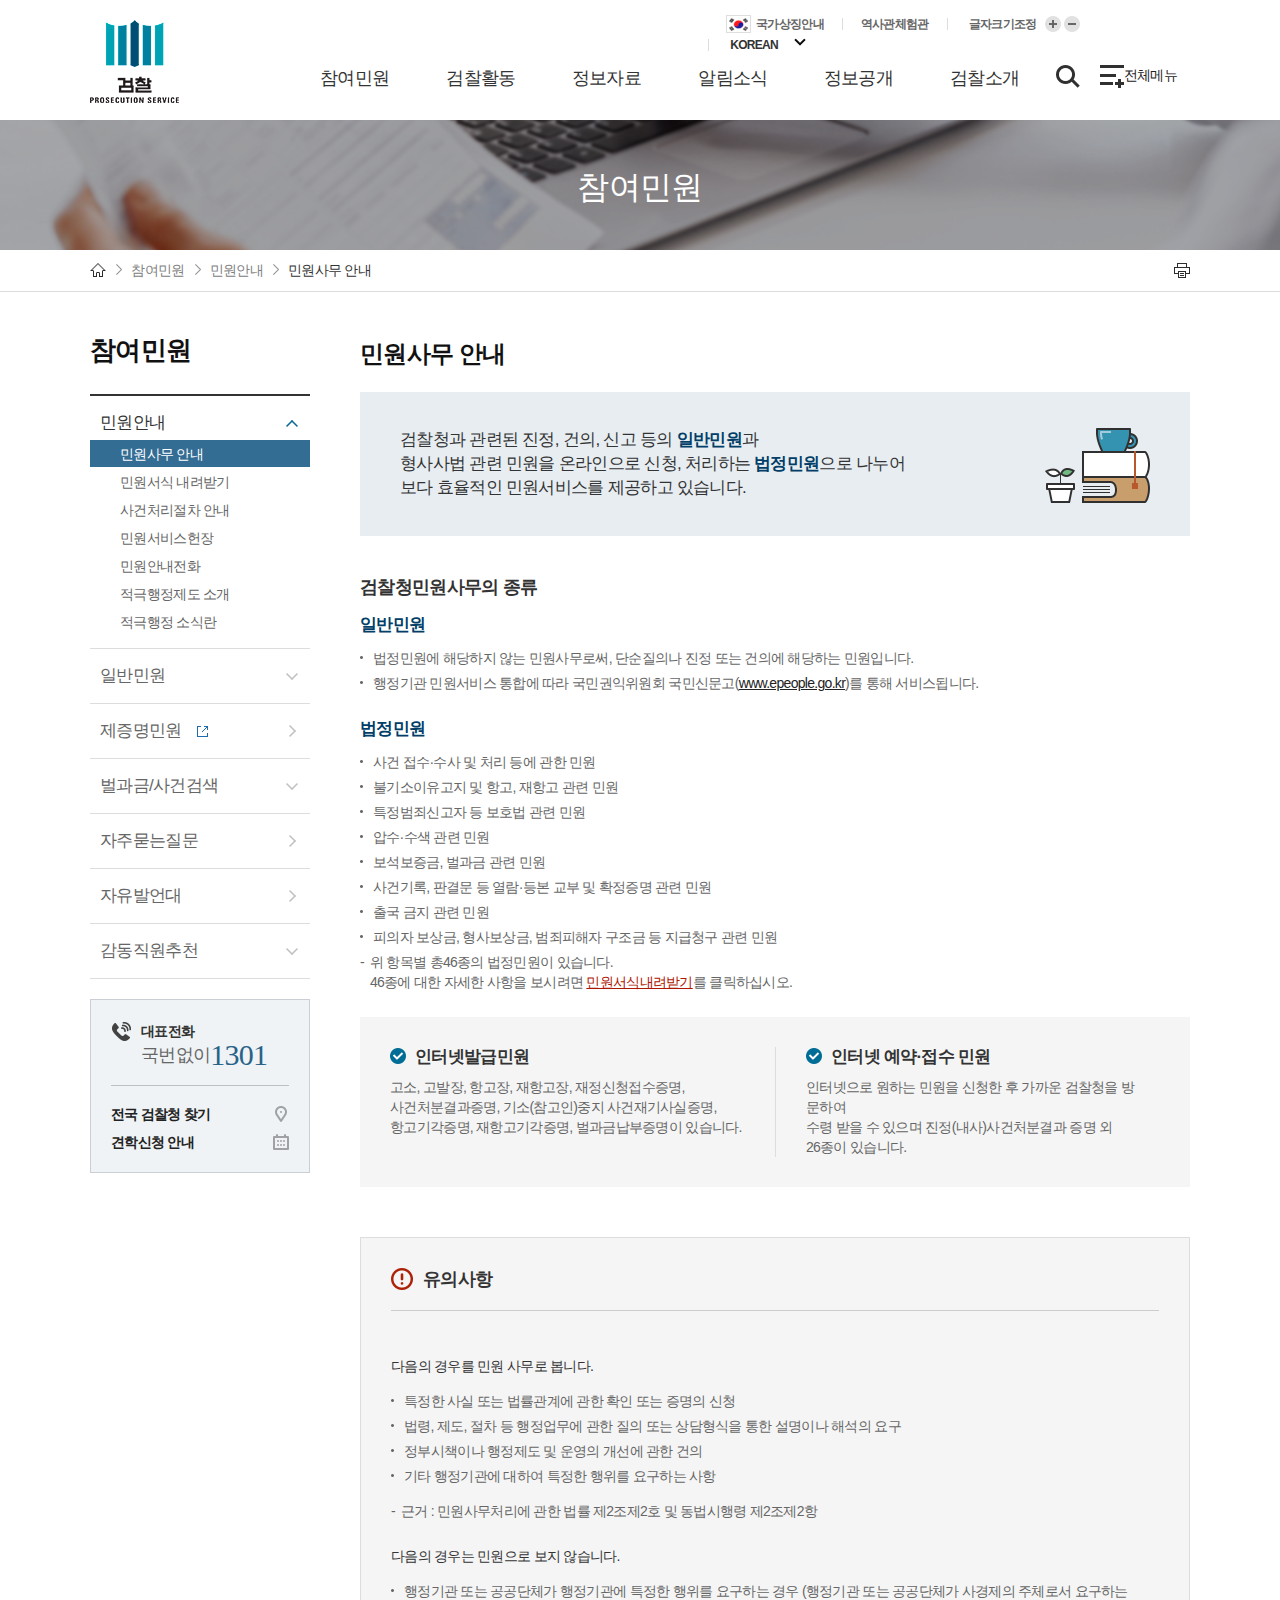
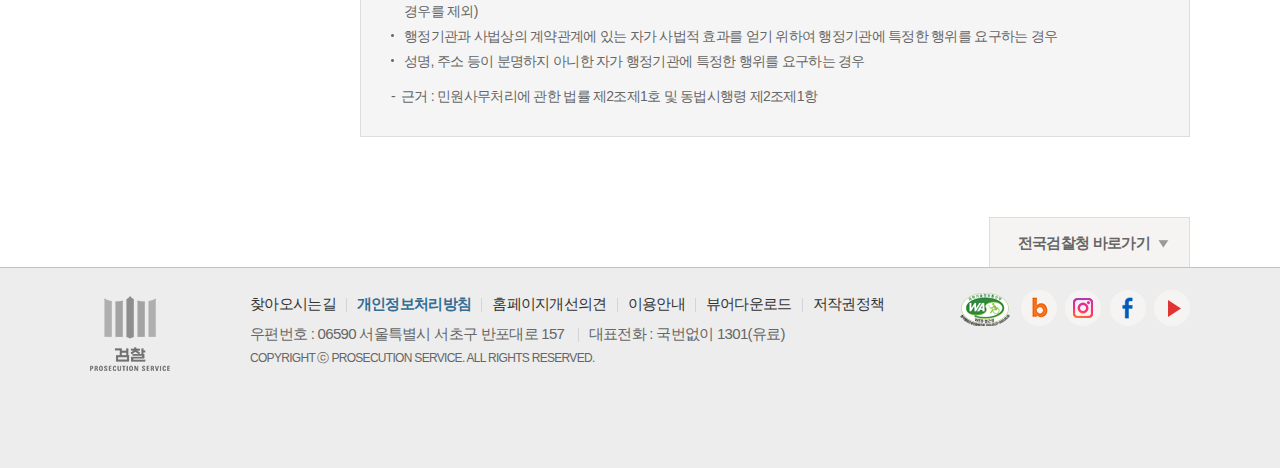
<file: indexSub1.html>
<!DOCTYPE HTML>
<html lang='ko'>
<head>
	<title>홈 > 참여민원 >	민원안내 >	민원사무 안내 - 대검찰청</title>
	<meta charset='utf-8'>
	<meta name='Viewport' content='width=device-width, initial-scale=1.0, minimum-scale=1.0, maximum-scale=1.6'>
	<meta name='Title' content='대검찰청'>
	<meta name='Subject' content='대검찰청 클론코딩'>
	<meta name='Keywords' content='html5, css3, 웹표준, 관공소, 대검찰청'>
	<meta name='Author' content='gayeon'>
	<meta name='Publisher' content='gayeon'>
	<meta name='Description' content='웹접근성, 웹표준을 준수한 대검찰청 클론코딩 입니다.'>
	<meta name='Author-Date' content='2022/10/28'>
	<meta name='Robots' content='index,follow'>
	<meta name="msapplication-TileColor" content="#ffffff">
	<meta name="msapplication-TileImage" content="/ms-icon-144x144.png">
	<meta name="theme-color" content="#ffffff">

	<link href="https://hangeul.pstatic.net/hangeul_static/css/nanum-square.css" rel="stylesheet">

	<link rel='stylesheet' href='css/reset.css'>
	<link rel='stylesheet' href='css/style1.css'>

	<link rel="apple-touch-icon" sizes="57x57" href="favicon/apple-icon-57x57.png">
	<link rel="apple-touch-icon" sizes="60x60" href="favicon/apple-icon-60x60.png">
	<link rel="apple-touch-icon" sizes="72x72" href="favicon/apple-icon-72x72.png">
	<link rel="apple-touch-icon" sizes="76x76" href="favicon/apple-icon-76x76.png">
	<link rel="apple-touch-icon" sizes="114x114" href="favicon/apple-icon-114x114.png">
	<link rel="apple-touch-icon" sizes="120x120" href="favicon/apple-icon-120x120.png">
	<link rel="apple-touch-icon" sizes="144x144" href="favicon/apple-icon-144x144.png">
	<link rel="apple-touch-icon" sizes="152x152" href="favicon/apple-icon-152x152.png">
	<link rel="apple-touch-icon" sizes="180x180" href="favicon/apple-icon-180x180.png">
	<link rel="icon" type="image/png" sizes="192x192"  href="favicon/android-icon-192x192.png">
	<link rel="icon" type="image/png" sizes="32x32" href="favicon/favicon-32x32.png">
	<link rel="icon" type="image/png" sizes="96x96" href="favicon/favicon-96x96.png">
	<link rel="icon" type="image/png" sizes="16x16" href="favicon/favicon-16x16.png">
	<link rel="shortcut icon" type="image/x-icon" href="favicon/aa.ico">

	<script src="https://code.jquery.com/jquery-3.6.1.min.js"></script>
	<script src="./js/script.js" defer></script>

	<link rel='stylesheet' href='https://use.fontawesome.com/releases/v5.5.0/css/all.css' integrity='sha384-B4dIYHKNBt8Bc12p+WXckhzcICo0wtJAoU8YZTY5qE0Id1GSseTk6S+L3BlXeVIU' crossorigin='anonymous'>
	<link rel="stylesheet" href="https://cdnjs.cloudflare.com/ajax/libs/font-awesome/4.7.0/css/font-awesome.min.css">
</head>
<body>
    <div id="wrap">
        <header id="header" class="header">
			<div class="container">
				<h1 class="logo"><a href="index.html" title="logo"><img src="./img/bg_logo.png" alt="로고"></a></h1>
				<div class="top">
					<ul>
						<li><a href="javascript:" class="nation">국가상징안내</a></li>
						<li><a href="javascript:">역사관체험관</a></li>
						<li class="zoom">
							<span>글자크기조정</span>
							<a href="javascript:" class="zoom-in">글자크기 더 크게</a>
							<a href="javascript:" class="zoom-out">글자크기 더 작게</a>
						</li>
						<li>
							<div class="language">
								<span><a href="javascript:">KOREAN</a></span>
								<div class="languageBox">
									<span><a href="javascript:" class="now">KOREAN</a></span>
									<span><a href="javascript:">ENGLISH</a></span>
									<span><a href="javascript:">CHINESE</a></span>
									<span><a href="javascript:">JAPANESE</a></span>
								</div>
							</div>
							
						</li>
					</ul>
				</div>
				<nav id="nav" class="gnbWrap">
					<div class="gnbArea">
						<ul id="gnb" class="menu">
							<li class="dep1">
								<a href="indexSub1.html" title="참여민원">참여민원</a>
								<div class="dep2Box">
									<div class="dep2List">
										<span>참여민원</span>
										<div class="scroll">
											<ul>
												<li class="dep2 sub">
													<a href="javascript:" title="민원안내">민원안내</a>
													<ul>
														<li class="dep3"><a href="javascript:" title="민원사무 안내">민원사무 안내</a></li>
														<li class="dep3"><a href="javascript:" title="민원서식 내려받기">민원서식 내려받기</a></li>
														<li class="dep3"><a href="javascript:" title="사건처리절차 안내">사건처리절차 안내</a></li>
														<li class="dep3"><a href="javascript:" title="민원서비스헌장">민원서비스헌장</a></li>
														<li class="dep3"><a href="javascript:" title="민원안내전화">민원안내전화</a></li>
														<li class="dep3"><a href="javascript:" title="적극행정제도 소개">적극행정제도 소개</a></li>
														<li class="dep3"><a href="javascript:" title="적극행정 소식란">적극행정 소식란</a></li>
													</ul>
												</li>
												<li class="dep2 sub">
													<a href="javascript:" title="일반민원">일반민원</a>
													<ul>
														<li class="dep3"><a href="javascript:" title="이용안내">이용안내</a></li>
														<li class="dep3"><a href="javascript:" title="민원신청/확인">민원신청/확인</a></li>
														<li class="dep3"><a href="javascript:" title="110정부민원안내콜센터">110정부민원안내콜센터</a></li>
														<li class="dep3"><a href="javascript:" title="공개민원 열람하기">공개민원 열람하기</a></li>
													</ul>
												</li>
												<li class="dep2"><a href="javascript:" class="new" title="제증명민원">제증명민원</a></li>
												<li class="dep2 sub"><a href="javascript:" title="벌과금/사건검색">벌과금/사건검색</a>
													<ul>
														<li class="dep3"><a href="javascript:" class="new" title="사건진행상황조회">사건진행상황조회</a></li>
														<li class="dep3"><a href="javascript:" class="new" title="벌과금납부조회">벌과금납부조회</a></li>
														<li class="dep3"><a href="javascript:" class="new" title="재판서 및 통지서 조회">재판서 및 통지서 조회</a></li>
														<li class="dep3"><a href="javascript:" class="new" title="가납금환급조회">가납금환급조회</a></li>
													</ul>
												</li>
												<li class="dep2"><a href="javascript:" title="자주묻는질문">자주묻는질문</a></li>
												<li class="dep2"><a href="javascript:" title="자유발언대">자유발언대</a></li>
												<li class="dep2 sub"><a href="javascript:" title="감동직원추천">감동직원추천</a>
													<ul>
														<li class="dep3"><a href="javascript:" title="국민감동직원추천">국민감동직원추천</a></li>
														<li class="dep3"><a href="javascript:" title="추천서 작성하기">추천서 작성하기</a></li>
														<li class="dep3"><a href="javascript:" title="내의견 보기">내의견 보기</a></li>
													</ul>
												</li>
											</ul>
										</div>
									</div>
								</div>
							</li>
							<li class="dep1">
								<a href="indexSub2.html" title="검찰활동">검찰활동</a>
								<div class="dep2Box">
									<div class="dep2List">
										<span>검찰활동</span>
										<div class="scroll">
											<ul>
												<li class="dep2 sub">
													<a href="javascript:" title="주요수사활동">주요수사활동</a>
													<ul>
														<li class="dep3"><a href="javascript:" title="부정부패수사">부정부패수사</a></li>
														<li class="dep3"><a href="javascript:" title="회계분석 &middot; 자금추적 수사지원">회계분석 &middot; 자금추적 수사지원</a></li>
														<li class="dep3"><a href="javascript:" title="기술유출범죄수사">기술유출범죄수사</a></li>
														<li class="dep3"><a href="javascript:" title="범죄수익환수수사">범죄수익환수수사</a></li>
														<li class="dep3"><a href="javascript:" title="마약 &middot; 조직폭력범죄수사">마약&middot;조직폭력범죄수사</a></li>
														<li class="dep3"><a href="javascript:" title="지식재산권침해범죄수사">지식재산권침해범죄수사</a></li>
														<li class="dep3"><a href="javascript:" title="과학수사">과학수사</a></li>
													</ul>
												</li>
												<li class="dep2 sub">
													<a href="javascript:" title="공판 &middot; 형 집행">공판 &middot; 형 집행</a>
													<ul>
														<li class="dep3"><a href="javascript:" title="공판활동">공판활동</a></li>
														<li class="dep3"><a href="javascript:" title="형의 집행">형의 집행</a></li>
													</ul>
												</li>
												<li class="dep2 sub">
													<a href="javascript:" title="지원활동">지원활동</a>
													<ul>
														<li class="dep3"><a href="javascript:" title="소년선도보호">소년선도보호</a></li>
														<li class="dep3"><a href="javascript:" title="피해자인권">피해자인권</a></li>
														<li class="dep3"><a href="javascript:" title="사회공헌">사회공헌</a></li>
													</ul>
												</li>
												<li class="dep2 sub">
													<a href="javascript:" title="국제협력">국제협력</a>
													<ul>
														<li class="dep3"><a href="javascript:" title="검찰의 국제공조">검찰의 국제공조</a></li>
														<li class="dep3"><a href="javascript:" title="국제협력 네트워크">국제협력 네트워크</a></li>
													</ul>
												</li>
											</ul>
										</div>
									</div>
								</div>
							</li>
							<li class="dep1">
								<a href="indexSub3.html" title="정보자료">정보자료</a>
								<div class="dep2Box">
									<div class="dep2List">
										<span>정보자료</span>
										<div class="scroll">
											<ul>
												<li class="dep2 sub">
													<a href="javascript:" title="통계자료">통계자료</a>
													<ul>
														<li class="dep3"><a href="javascript:" title="범죄분석">범죄분석</a></li>
														<li class="dep3"><a href="javascript:" title="범죄동향리포트">범죄동향리포트</a></li>
														<li class="dep3"><a href="javascript:" title="형사사건동향">형사사건동향</a></li>
													</ul>
												</li>
												<li class="dep2 sub">
													<a href="javascript:" title="연구자료">연구자료</a>
													<ul>
														<li class="dep3"><a href="javascript:" title="검찰관련 연구자료">검찰관련 연구자료</a></li>
														<li class="dep3"><a href="javascript:" class="new" title="해외연수검사 연구논문">해외연수검사 연구논문</a></li>
														<li class="dep3"><a href="javascript:" title="검찰연감">검찰연감</a></li>
													</ul>
												</li>
												<li class="dep2"><a href="javascript:" title="나라지표상황판">나라지표상황판</a></li>
												<li class="dep2"><a href="javascript:" title="훈령/예규">훈령/예규</a></li>
											</ul>
										</div>
									</div>
								</div>
							</li>
							<li class="dep1">
								<a href="indexSub4.html" title="알림소식">알림소식</a>
								<div class="dep2Box">
									<div class="dep2List">
										<span>알림소식</span>
										<div class="scroll">
											<ul>
												<li class="dep2"><a href="javascript:" title="공지사항">공지사항</a></li>
												<li class="dep2"><a href="javascript:" title="고시 &middot; 공고">고시 &middot; 공고</a></li>
												<li class="dep2"><a href="javascript:" title="검찰발표자료">검찰발표자료</a></li>
												<li class="dep2 sub">
													<a href="javascript:" title="검찰소식">검찰소식</a>
													<ul>
														<li class="dep3"><a href="javascript:" title="카드뉴스">카드뉴스</a></li>
														<li class="dep3"><a href="javascript:" class="new" title="생생영상">생생영상</a></li>
														<li class="dep3"><a href="javascript:" title="뉴스레터">뉴스레터</a></li>
													</ul>
												</li>
											</ul>
										</div>
									</div>
								</div>
							</li>
							<li class="dep1">
								<a href="indexSub5.html" title="정보공개">정보공개</a>
								<div class="dep2Box">
									<div class="dep2List">
										<span>정보공개</span>
										<div class="scroll">
											<ul>
												<li class="dep2 sub">
													<a href="javascript:" title="정보공개안내">정보공개안내</a>
													<ul>
														<li class="dep3"><a href="javascript:" title="정보공개제도란">정보공개제도란</a></li>
														<li class="dep3"><a href="javascript:" title="업무처리절차">업무처리절차</a></li>
														<li class="dep3"><a href="javascript:" title="공개청구권자">공개청구권자</a></li>
														<li class="dep3"><a href="javascript:" title="비공개 대상 정보 세부 기준">비공개 대상 정보 세부 기준</a></li>
														<li class="dep3"><a href="javascript:" title="정보공개방법">정보공개방법</a></li>
														<li class="dep3"><a href="javascript:" title="불복구제절차">불복구제절차</a></li>
														<li class="dep3"><a href="javascript:" title="수수료안내">수수료안내</a></li>
														<li class="dep3"><a href="javascript:" title="관련서식">관련서식</a></li>
													</ul>
												</li>
												<li class="dep2 sub">
													<a href="javascript:" title="사전정보공표">사전정보공표</a>
													<ul>
														<li class="dep3"><a href="javascript:" title="사전정보공표대상">사전정보공표대상</a></li>
													</ul>
												</li>
												<li class="dep2 sub"><a href="javascript:" title="정보목록">정보목록</a>
													<ul>
														<li class="dep3"><a href="javascript:" class="new" title="정보목록">정보목록</a></li>
														<li class="dep3"><a href="javascript:" title="2014.3. 이전 검찰청 정보목록">2014.3. 이전 검찰청 정보목록</a></li>
													</ul>
												</li>
												<li class="dep2"><a href="javascript:" title="정보공개청구">정보공개청구</a></li>
												<li class="dep2"><a href="javascript:" title="공공데이터개방">공공데이터개방</a></li>
												<li class="dep2"><a href="javascript:" title="정책실명제">정책실명제</a></li>
											</ul>
										</div>
									</div>
								</div>
							</li>
							<li class="dep1">
								<a href="indexSub6.html" title="검찰소개">검찰소개</a>
								<div class="dep2Box">
									<div class="dep2List">
										<span>검찰소개</span>
										<div class="scroll">
											<ul>
												<li class="dep2 sub">
													<a href="javascript:" title="검찰구성">검찰구성</a>
													<ul>
														<li class="dep3"><a href="javascript:" title="검찰이란?">검찰이란?</a></li>
														<li class="dep3"><a href="javascript:" title="검찰구성원">검찰구성원</a></li>
														<li class="dep3"><a href="javascript:" title="검사의 역할">검사의 역할</a></li>
													</ul>
												</li>
												<li class="dep2 sub">
													<a href="javascript:" title="조직 및 업무">조직 및 업무</a>
													<ul>
														<li class="dep3"><a href="javascript:" title="부서별연락처">부서별연락처</a></li>
														<li class="dep3"><a href="javascript:" title="검찰조직구조">검찰조직구조</a></li>
														<li class="dep3"><a href="javascript:" title="층별안내도">층별안내도</a></li>
														<li class="dep3"><a href="javascript:" title="대검찰청 배치표">대검찰청 배치표</a></li>
													</ul>
												</li>
												<li class="dep2 sub"><a href="javascript:" title="검찰총장소개">검찰총장소개</a>
													<ul>
														<li class="dep3"><a href="javascript:" title="총장인사말">총장인사말</a></li>
														<li class="dep3"><a href="javascript:" title="검찰총장과의 대화">검찰총장과의 대화</a></li>
														<li class="dep3"><a href="javascript:" title="총장동정">총장동정</a></li>
														<li class="dep3"><a href="javascript:" title="발표연설">발표연설</a></li>
														<li class="dep3"><a href="javascript:" title="역대총장">역대총장</a></li>
														<li class="dep3"><a href="javascript:" title="주요일정">주요일정</a></li>
													</ul>
												</li>
												<li class="dep2"><a href="javascript:" title="검찰CI/CM">검찰CI/CM</a></li>
												<li class="dep2 sub">
													<a href="javascript:" title="검찰역사관">검찰역사관</a>
													<ul>
														<li class="dep3"><a href="javascript:" title="검찰제도의 변천">검찰제도의 변천</a></li>
														<li class="dep3"><a href="javascript:" title="복제의 변천">복제의 변천</a></li>
														<li class="dep3"><a href="javascript:" title="서식의 변천">서식의 변천</a></li>
														<li class="dep3"><a href="javascript:" title="사건과 이슈"></a>사건과 이슈</li>
													</ul>
												</li>
												<li class="dep2 sub">
													<a href="javascript:" title="대검찰청견학">대검찰청견학</a>
													<ul>
														<li class="dep3"><a href="javascript:" title="견학안내">견학안내</a></li>
														<li class="dep3"><a href="javascript:" title="견학신청">견학신청</a></li>
														<li class="dep3"><a href="javascript:" title="견학소감">견학소감</a></li>
													</ul>
												</li>
												<li class="dep2"><a href="javascript:" title="찾아오시는길">찾아오시는길</a></li>
												<li class="dep2"><a href="javascript:" title="전국검찰청찾기">전국검찰청찾기</a></li>
												<li class="dep2 sub">
													<a href="javascript:" title="국가형사사법기록관">국가형사사법기록관</a>
													<ul>
														<li class="dep3"><a href="javascript:" title="기록관 소개">기록관 소개</a></li>
														<li class="dep3"><a href="javascript:" title="견학안내 및 신청">견학안내 및 신청</a></li>
													</ul>
												</li>
												<li class="dep2 sub">
													<a href="javascript:" title="1301검찰콜센터">1301검찰콜센터</a>
													<ul>
														<li class="dep3"><a href="javascript:" title="콜센터 소개">콜센터 소개</a></li>
														<li class="dep3"><a href="javascript:" title="이용안내">이용안내</a></li>
													</ul>
												</li>
											</ul>
										</div>
									</div>
								</div>
							</li>
						</ul>
					</div>
				</nav>
				<div class="btnIn sch">
					<span class="btn search">
						<a href="javascript:">검색 열기</a>
					</span>
				</div>
				<div class="schWrap">
					<div class="schArea">
						<label for="schWordFi">키워드 검색</label>
						<div>
							<input type="text" placeholder="검색어를 입력하세요." id="schWordFi" name="schWordFi">
							<button class="btnSearch">검색</button>
						</div>
					</div>
				</div>			
				<div class="btnIn allmn">
					<span class="btn allmenu">
						<a href="javascript:">전체메뉴</a>
					</span>
				</div>
				<btn class="allMenuWrap">
					<div class="allMenuDim"></div>
					<div class="allMenuBox">
						<dl>
							<dt><span>검찰 PROSECUTION SERVICE</span></dt>
							<dd>
								<div class="allMenuList" style="height: 833px;">
									<ul id="allMenu" class="menu">
										<li class="dep1">
											<a href="javascript:" title="참여민원">참여민원</a>
											<div class="dep2Box">
												<div class="dep2List">
													<span>참여민원</span>
													<div class="scroll">
														<ul>
															<li class="dep2 sub">
																<a href="javascript:" title="민원안내">민원안내</a>
																<ul>
																	<li class="dep3"><a href="javascript:" title="민원사무 안내">민원사무 안내</a></li>
																	<li class="dep3"><a href="javascript:" title="민원서식 내려받기">민원서식 내려받기</a></li>
																	<li class="dep3"><a href="javascript:" title="사건처리절차 안내">사건처리절차 안내</a></li>
																	<li class="dep3"><a href="javascript:" title="민원서비스헌장">민원서비스헌장</a></li>
																	<li class="dep3"><a href="javascript:" title="민원안내전화">민원안내전화</a></li>
																	<li class="dep3"><a href="javascript:" title="적극행정제도 소개">적극행정제도 소개</a></li>
																	<li class="dep3"><a href="javascript:" title="적극행정 소식란">적극행정 소식란</a></li>
																</ul>
															</li>
															<li class="dep2 sub">
																<a href="javascript:" title="일반민원">일반민원</a>
																<ul>
																	<li class="dep3"><a href="javascript:" title="이용안내">이용안내</a></li>
																	<li class="dep3"><a href="javascript:" title="민원신청/확인">민원신청/확인</a></li>
																	<li class="dep3"><a href="javascript:" title="110정부민원안내콜센터">110정부민원안내콜센터</a></li>
																	<li class="dep3"><a href="javascript:" title="공개민원 열람하기">공개민원 열람하기</a></li>
																</ul>
															</li>
															<li class="dep2"><a href="javascript:" class="new" title="제증명민원">제증명민원</a></li>
															<li class="dep2 sub"><a href="javascript:" title="벌과금/사건검색">벌과금/사건검색</a>
																<ul>
																	<li class="dep3"><a href="javascript:" class="new" title="사건진행상황조회">사건진행상황조회</a></li>
																	<li class="dep3"><a href="javascript:" class="new" title="벌과금납부조회">벌과금납부조회</a></li>
																	<li class="dep3"><a href="javascript:" class="new" title="재판서 및 통지서 조회">재판서 및 통지서 조회</a></li>
																	<li class="dep3"><a href="javascript:" class="new" title="가납금환급조회">가납금환급조회</a></li>
																</ul>
															</li>
															<li class="dep2"><a href="javascript:" title="자주묻는질문">자주묻는질문</a></li>
															<li class="dep2"><a href="javascript:" title="자유발언대">자유발언대</a></li>
															<li class="dep2 sub"><a href="javascript:" title="감동직원추천">감동직원추천</a>
																<ul>
																	<li class="dep3"><a href="javascript:" title="국민감동직원추천">국민감동직원추천</a></li>
																	<li class="dep3"><a href="javascript:" title="추천서 작성하기">추천서 작성하기</a></li>
																	<li class="dep3"><a href="javascript:" title="내의견 보기">내의견 보기</a></li>
																</ul>
															</li>
														</ul>
													</div>
												</div>
											</div>
										</li>
										<li class="dep1">
											<a href="javascript:" title="검찰활동">검찰활동</a>
											<div class="dep2Box">
												<div class="dep2List">
													<span>검찰활동</span>
													<div class="scroll">
														<ul>
															<li class="dep2 sub">
																<a href="javascript:" title="주요수사활동">주요수사활동</a>
																<ul>
																	<li class="dep3"><a href="javascript:" title="부정부패수사">부정부패수사</a></li>
																	<li class="dep3"><a href="javascript:" title="회계분석 &middot; 자금추적 수사지원">회계분석 &middot; 자금추적 수사지원</a></li>
																	<li class="dep3"><a href="javascript:" title="기술유출범죄수사">기술유출범죄수사</a></li>
																	<li class="dep3"><a href="javascript:" title="범죄수익환수수사">범죄수익환수수사</a></li>
																	<li class="dep3"><a href="javascript:" title="마약 &middot; 조직폭력범죄수사">마약 &middot; 조직폭력범죄수사</a></li>
																	<li class="dep3"><a href="javascript:" title="지식재산권침해범죄수사">지식재산권침해범죄수사</a></li>
																	<li class="dep3"><a href="javascript:" title="과학수사">과학수사</a></li>
																</ul>
															</li>
															<li class="dep2 sub">
																<a href="javascript:" title="공판 &middot; 형 집행">공판 &middot; 형 집행</a>
																<ul>
																	<li class="dep3"><a href="javascript:" title="공판활동">공판활동</a></li>
																	<li class="dep3"><a href="javascript:" title="형의 집행">형의 집행</a></li>
																</ul>
															</li>
															<li class="dep2 sub">
																<a href="javascript:" title="지원활동">지원활동</a>
																<ul>
																	<li class="dep3"><a href="javascript:" title="소년선도보호">소년선도보호</a></li>
																	<li class="dep3"><a href="javascript:" title="피해자인권">피해자인권</a></li>
																	<li class="dep3"><a href="javascript:" title="사회공헌">사회공헌</a></li>
																</ul>
															</li>
															<li class="dep2 sub">
																<a href="javascript:" title="국제협력">국제협력</a>
																<ul>
																	<li class="dep3"><a href="javascript:" title="검찰의 국제공조">검찰의 국제공조</a></li>
																	<li class="dep3"><a href="javascript:" title="국제협력 네트워크">국제협력 네트워크</a></li>
																</ul>
															</li>
														</ul>
													</div>
												</div>
											</div>
										</li>
										<li class="dep1">
											<a href="javascript:" title="정보자료">정보자료</a>
											<div class="dep2Box">
												<div class="dep2List">
													<span>정보자료</span>
													<div class="scroll">
														<ul>
															<li class="dep2 sub">
																<a href="javascript:" title="통계자료">통계자료</a>
																<ul>
																	<li class="dep3"><a href="javascript:" title="범죄분석">범죄분석</a></li>
																	<li class="dep3"><a href="javascript:" title="범죄동향리포트">범죄동향리포트</a></li>
																	<li class="dep3"><a href="javascript:" title="형사사건동향">형사사건동향</a></li>
																</ul>
															</li>
															<li class="dep2 sub">
																<a href="javascript:" title="연구자료">연구자료</a>
																<ul>
																	<li class="dep3"><a href="javascript:" title="검찰관련 연구자료">검찰관련 연구자료</a></li>
																	<li class="dep3"><a href="javascript:" class="new" title="해외연수검사 연구논문">해외연수검사 연구논문</a></li>
																	<li class="dep3"><a href="javascript:" title="검찰연감">검찰연감</a></li>
																</ul>
															</li>
															<li class="dep2"><a href="javascript:" title="나라지표상황판">나라지표상황판</a></li>
															<li class="dep2"><a href="javascript:" title="훈령/예규">훈령/예규</a></li>
														</ul>
													</div>
												</div>
											</div>
										</li>
										<li class="dep1">
											<a href="javascript:" title="알림소식">알림소식</a>
											<div class="dep2Box">
												<div class="dep2List">
													<span>알림소식</span>
													<div class="scroll">
														<ul>
															<li class="dep2"><a href="javascript:" title="공지사항">공지사항</a></li>
															<li class="dep2"><a href="javascript:" title="고시 &middot; 공고">고시 &middot; 공고</a></li>
															<li class="dep2"><a href="javascript:" title="검찰발표자료">검찰발표자료</a></li>
															<li class="dep2 sub">
																<a href="javascript:" title="검찰소식">검찰소식</a>
																<ul>
																	<li class="dep3"><a href="javascript:" title="카드뉴스">카드뉴스</a></li>
																	<li class="dep3"><a href="javascript:" class="new" title="생생영상">생생영상</a></li>
																	<li class="dep3"><a href="javascript:" title="뉴스레터">뉴스레터</a></li>
																</ul>
															</li>
														</ul>
													</div>
												</div>
											</div>
										</li>
										<li class="dep1">
											<a href="javascript:" title="정보공개">정보공개</a>
											<div class="dep2Box">
												<div class="dep2List">
													<span>정보공개</span>
													<div class="scroll">
														<ul>
															<li class="dep2 sub">
																<a href="javascript:" title="정보공개안내">정보공개안내</a>
																<ul>
																	<li class="dep3"><a href="javascript:" title="정보공개제도란">정보공개제도란</a></li>
																	<li class="dep3"><a href="javascript:" title="업무처리절차">업무처리절차</a></li>
																	<li class="dep3"><a href="javascript:" title="공개청구권자">공개청구권자</a></li>
																	<li class="dep3"><a href="javascript:" title="비공개 대상 정보 세부 기준">비공개 대상 정보 세부 기준</a></li>
																	<li class="dep3"><a href="javascript:" title="정보공개방법">정보공개방법</a></li>
																	<li class="dep3"><a href="javascript:" title="불복구제절차">불복구제절차</a></li>
																	<li class="dep3"><a href="javascript:" title="수수료안내">수수료안내</a></li>
																	<li class="dep3"><a href="javascript:" title="관련서식">관련서식</a></li>
																</ul>
															</li>
															<li class="dep2 sub">
																<a href="javascript:" title="사전정보공표">사전정보공표</a>
																<ul>
																	<li class="dep3"><a href="javascript:" title="사전정보공표대상">사전정보공표대상</a></li>
																</ul>
															</li>
															<li class="dep2 sub"><a href="javascript:" title="정보목록">정보목록</a>
																<ul>
																	<li class="dep3"><a href="javascript:" class="new" title="정보목록">정보목록</a></li>
																	<li class="dep3"><a href="javascript:" title="2014.3. 이전 검찰청 정보목록">2014.3. 이전 검찰청 정보목록</a></li>
																</ul>
															</li>
															<li class="dep2"><a href="javascript:" title="정보공개청구">정보공개청구</a></li>
															<li class="dep2"><a href="javascript:" title="공공데이터개방">공공데이터개방</a></li>
															<li class="dep2"><a href="javascript:" title="정책실명제">정책실명제</a></li>
														</ul>
													</div>
												</div>
											</div>
										</li>
										<li class="dep1">
											<a href="javascript:" title="검찰소개">검찰소개</a>
											<div class="dep2Box">
												<div class="dep2List">
													<span>검찰소개</span>
													<div class="scroll">
														<ul>
															<li class="dep2 sub">
																<a href="javascript:" title="검찰구성">검찰구성</a>
																<ul>
																	<li class="dep3"><a href="javascript:" title="검찰이란?">검찰이란?</a></li>
																	<li class="dep3"><a href="javascript:" title="검찰구성원">검찰구성원</a></li>
																	<li class="dep3"><a href="javascript:" title="검사의 역할">검사의 역할</a></li>
																</ul>
															</li>
															<li class="dep2 sub">
																<a href="javascript:" title="조직 및 업무">조직 및 업무</a>
																<ul>
																	<li class="dep3"><a href="javascript:" title="부서별연락처">부서별연락처</a></li>
																	<li class="dep3"><a href="javascript:" title="검찰조직구조">검찰조직구조</a></li>
																	<li class="dep3"><a href="javascript:" title="층별안내도">층별안내도</a></li>
																	<li class="dep3"><a href="javascript:" title="대검찰청 배치표">대검찰청 배치표</a></li>
																</ul>
															</li>
															<li class="dep2 sub"><a href="javascript:" title="검찰총장소개">검찰총장소개</a>
																<ul>
																	<li class="dep3"><a href="javascript:" title="총장인사말">총장인사말</a></li>
																	<li class="dep3"><a href="javascript:" title="검찰총장과의 대화">검찰총장과의 대화</a></li>
																	<li class="dep3"><a href="javascript:" title="총장동정">총장동정</a></li>
																	<li class="dep3"><a href="javascript:" title="발표연설">발표연설</a></li>
																	<li class="dep3"><a href="javascript:" title="역대총장">역대총장</a></li>
																	<li class="dep3"><a href="javascript:" title="주요일정">주요일정</a></li>
																</ul>
															</li>
															<li class="dep2"><a href="javascript:" title="검찰CI/CM">검찰CI/CM</a></li>
															<li class="dep2 sub">
																<a href="javascript:" title="검찰역사관">검찰역사관</a>
																<ul>
																	<li class="dep3"><a href="javascript:" title="검찰제도의 변천">검찰제도의 변천</a></li>
																	<li class="dep3"><a href="javascript:" title="복제의 변천">복제의 변천</a></li>
																	<li class="dep3"><a href="javascript:" title="서식의 변천">서식의 변천</a></li>
																	<li class="dep3"><a href="javascript:" title="사건과 이슈"></a>사건과 이슈</li>
																</ul>
															</li>
															<li class="dep2 sub">
																<a href="javascript:" title="대검찰청견학">대검찰청견학</a>
																<ul>
																	<li class="dep3"><a href="javascript:" title="견학안내">견학안내</a></li>
																	<li class="dep3"><a href="javascript:" title="견학신청">견학신청</a></li>
																	<li class="dep3"><a href="javascript:" title="견학소감">견학소감</a></li>
																</ul>
															</li>
															<li class="dep2"><a href="javascript:" title="찾아오시는길">찾아오시는길</a></li>
															<li class="dep2"><a href="javascript:" title="전국검찰청찾기">전국검찰청찾기</a></li>
															<li class="dep2 sub">
																<a href="javascript:" title="국가형사사법기록관">국가형사사법기록관</a>
																<ul>
																	<li class="dep3"><a href="javascript:" title="기록관 소개">기록관 소개</a></li>
																	<li class="dep3"><a href="javascript:" title="견학안내 및 신청">견학안내 및 신청</a></li>
																</ul>
															</li>
															<li class="dep2 sub">
																<a href="javascript:" title="1301검찰콜센터">1301검찰콜센터</a>
																<ul>
																	<li class="dep3"><a href="javascript:" title="콜센터 소개">콜센터 소개</a></li>
																	<li class="dep3"><a href="javascript:" title="이용안내">이용안내</a></li>
																</ul>
															</li>
														</ul>
													</div>
												</div>
											</div>
										</li>
										<li class="dep1">
											<a href="javascript:" title="이용안내">이용안내</a>
											<div class="dep2Box">
												<div class="dep2List">
													<span>이용안내</span>
													<div class="scroll">
														<ul>
															<li class="dep2"><a href="javascript:" title="이용안내">이용안내</a></li>
															<li class="dep2"><a href="javascript:" title="홈페이지개선의견">홈페이지개선의견</a></li>
															<li class="dep2 sub">
																<a href="javascript:" title="개인정보처리방침">개인정보처리방침</a>
																<ul>
																	<li class="dep3"><a href="javascript:" title="개인정보처리방침">개인정보처리방침</a></li>
																	<li class="dep3"><a href="javascript:" title="개정이력">개정이력</a></li>
																</ul>
															</li>
															<li class="dep2"><a href="javascript:" title="저작권정책">저작권정책</a></li>
															<li class="dep2"><a href="javascript:" title="글자크기조정안내">글자크기조정안내</a></li>
															<li class="dep2"><a href="javascript:" title="뷰어다운로드">뷰어다운로드</a></li>
															
														</ul>
													</div>
												</div>
											</div>
										</li>
									</ul>
								</div>
							</dd>
						</dl>
						<span class="allMenuClose"><a href="javascript:">전체보기 닫기</a></span>
					</div>
				</btn>
			</div>
		</header>
        <div id="topWrap" class="topWrap">
			<div class="topVisual">참여민원</div>
			<div class="container">
				<div class="breadCrumb">
					<a href="javascript:" class="home">홈</a>
					<a href="javascript:">참여민원</a>
					<a href="javascript:">민원안내</a>
					<span>민원사무 안내</span>
					<div class="util">
						<span class="print">
							<a href="javascript:" title="새창열림">인쇄하기</a>
						</span>
					</div>
				</div>
			</div>
		</div>
        <div id="inner" class="inner">
			<div class="container cf">
				<div class="lnbWrap">
					<h2 class="title">참여민원</h2>
					<ul id="lnb" class="lnb">
						<li class="dep2 sub on">
							<a href="javascript:" title="민원안내">민원안내</a>
							<ul>
								<li class="dep3 on"><a href="javascript:" title="민원사무 안내">민원사무 안내</a></li>
								<li class="dep3"><a href="javascript:" title="민원서식 내려받기">민원서식 내려받기</a></li>
								<li class="dep3"><a href="javascript:" title="사건처리절차 안내">사건처리절차 안내</a></li>
								<li class="dep3"><a href="javascript:" title="민원서비스헌장">민원서비스헌장</a></li>
								<li class="dep3"><a href="javascript:" title="민원안내전화">민원안내전화</a></li>
								<li class="dep3"><a href="javascript:" title="적극행정제도 소개">적극행정제도 소개</a></li>
								<li class="dep3"><a href="javascript:" title="적극행정 소식란">적극행정 소식란</a></li>
							</ul>
						</li>
						<li class="dep2 sub"><a href="javascript:" title="일반민원">일반민원</a>
							<ul>
								<li class="dep3"><a href="javascript:" title="이용안내">이용안내</a></li>
								<li class="dep3"><a href="javascript:" title="민원신청/확인">민원신청/확인</a></li>
								<li class="dep3"><a href="javascript:" title="110정부민원안내콜센터">110정부민원안내콜센터</a></li>
								<li class="dep3"><a href="javascript:" title="공개민원 열람하기">공개민원 열람하기</a></li>
							</ul>
						</li>
						<li class="dep2"><a href="javascript:" class="new" target="_blank" title="새창열림" title="제증명민원">제증명민원</a></li>
						<li class="dep2 sub"><a href="javascript:" title="벌과금/사건검색">벌과금/사건검색</a>
							<ul>
								<li class="dep3"><a href="javascript:" class="new" target="_blank" title="새창열림" title="사건진행상황조회">사건진행상황조회</a></li>
								<li class="dep3"><a href="javascript:" class="new" target="_blank" title="새창열림" title="벌과금납부조회">벌과금납부조회</a></li>
								<li class="dep3"><a href="javascript:" class="new" target="_blank" title="새창열림" title="재판서 및 통지서 조회">재판서 및 통지서 조회</a></li>
								<li class="dep3"><a href="javascript:" class="new" target="_blank" title="새창열림" title="가납금환급조회">가납금환급조회</a></li>
							</ul>
						</li>
						<li class="dep2"><a href="javascript:" title="자주묻는질문">자주묻는질문</a></li>
						<li class="dep2"><a href="javascript:" title="자유발언대">자유발언대</a></li>
						<li class="dep2 sub"><a href="javascript:" title="감동직원추천">감동직원추천</a>
							<ul>
								<li class="dep3"><a href="javascript:" title="국민감동직원추천">국민감동직원추천</a></li>
								<li class="dep3"><a href="javascript:" title="추천서 작성하기">추천서 작성하기</a></li>
								<li class="dep3"><a href="javascript:" title="내의견 보기">내의견 보기</a></li>
							</ul>
						</li>
					</ul>
					<div class="banner">
						<div class="call">
							<span>대표전화</span>
							국번없이<em>1301</em>
						</div>
						<div class="info">
							<span class="sch"><a href="javascript:">전국 검찰청 찾기</a></span>
							<span class="visit"><a href="javascript:">견학신청 안내</a></span>
						</div>
					</div>
				</div>
				<div class="content">
					<div class="pageTitle">
						<h3>민원사무 안내</h3>
					</div>
					<div class="contWrap">
						<div class="cmdBox ico1">
							<span class="imgDeco"><img src="./img/ico_deco1.png" alt="데코이미지1"></span>
							<p class="cmd">
								검찰청과 관련된 진정, 건의, 신고 등의 <b>일반민원</b>과<br>
								형사사법 관련 민원을 온라인으로 신청, 처리하는 <b>법정민원</b>으로 나누어<br>
								보다 효율적인 민원서비스를 제공하고 있습니다.
							</p>
						</div>
						<h4 class="cont">검찰청민원사무의 종류</h4>
						<h5 class="cont">일반민원</h5>
						<ul class="txtList">
							<li>법정민원에 해당하지 않는 민원사무로써, 단순질의나 진정 또는 건의에 해당하는 민원입니다.</li>
							<li>행정기관 민원서비스 통합에 따라 국민권익위원회 국민신문고(<a href="https://www.epeople.go.kr/" class="link" target="_blank" title="새창열림">www.epeople.go.kr</a>)를 통해 서비스됩니다.</li>
						</ul>
						<h5 class="cont">법정민원</h5>
						<ul class="txtList">
							<li>사건 접수·수사 및 처리 등에 관한 민원</li>
							<li>불기소이유고지 및 항고, 재항고 관련 민원</li>
							<li>특정범죄신고자 등 보호법 관련 민원</li>
							<li>압수·수색 관련 민원</li>
							<li>보석보증금, 벌과금 관련 민원</li>
							<li>사건기록, 판결문 등 열람·등본 교부 및 확정증명 관련 민원</li>
							<li>출국 금지 관련 민원</li>
							<li>피의자 보상금, 형사보상금, 범죄피해자 구조금 등 지급청구 관련 민원</li>
						</ul>
						<p class="desc">
							위 항목별 총46종의 법정민원이 있습니다.<br>
							46종에 대한 자세한 사항을 보시려면 <a href="javascript:" class="links">민원서식내려받기</a>를 클릭하십시오.
						</p>
						<div class="infoBox bdn top02">
							<div class="infoList">
								<dl>
									<dt>인터넷발급민원</dt>
									<dd>
										고소, 고발장, 항고장, 재항고장, 재정신청접수증명,<br>
										사건처분결과증명, 기소(참고인)중지 사건재기사실증명,<br>
										항고기각증명, 재항고기각증명, 벌과금납부증명이 있습니다.
									</dd>
								</dl>
								<dl>
									<dt>인터넷 예약·접수 민원</dt>
									<dd>
										인터넷으로 원하는 민원을 신청한 후 가까운 검찰청을 방문하여<br>
										수령 받을 수 있으며 진정(내사)사건처분결과 증명 외<br>
										26종이 있습니다.
									</dd>
								</dl>
							</div>
						</div>
						<div class="infoBox top03">
							<h4 class="cont noti">유의사항</h4>
							<div class="info">
								<p>다음의 경우를 민원 사무로 봅니다.</p>
								<ul class="txtList">
									<li>특정한 사실 또는 법률관계에 관한 확인 또는 증명의 신청</li>
									<li>법령, 제도, 절차 등 행정업무에 관한 질의 또는 상담형식을 통한 설명이나 해석의 요구</li>
									<li>정부시책이나 행정제도 및 운영의 개선에 관한 건의</li>
									<li>기타 행정기관에 대하여 특정한 행위를 요구하는 사항</li>
								</ul>
								<p class="desc">근거 : 민원사무처리에 관한 법률 제2조제2호 및 동법시행령 제2조제2항</p>

								<p>다음의 경우는 민원으로 보지 않습니다.</p>
								<ul class="txtList">
									<li>행정기관 또는 공공단체가 행정기관에 특정한 행위를 요구하는 경우 (행정기관 또는 공공단체가 사경제의 주체로서 요구하는 경우를 제외)</li>
									<li>행정기관과 사법상의 계약관계에 있는 자가 사법적 효과를 얻기 위하여 행정기관에 특정한 행위를 요구하는 경우</li>
									<li>성명, 주소 등이 분명하지 아니한 자가 행정기관에 특정한 행위를 요구하는 경우</li>
								</ul>
								<p class="desc">근거 : 민원사무처리에 관한 법률 제2조제1호 및 동법시행령 제2조제1항</p>
							</div>
						</div>
					</div>
				</div>
			</div>
		</div>
        <div class="main_cont5">
			<div class="siteList">
				<div class="container">
					<div class="open">
						<a href="javascript:">전국검찰청 바로가기</a>
					</div>
				</div>
			</div>
			<div class="popBox">
				<div class="container">
					<dl>
						<dt>전국검찰청 바로가기</dt>
						<dd>
							<ul class="site">
								<li><a href="javascript:" class="high solo">대검찰청</a></li>
								<li>
									<a href="javascript:" class="high">서울고등검찰청</a>
									<div>
										<ul class="listSeoul">
											<li><a href="javascript:">서울중앙지방검찰청</a></li>
											<li><a href="javascript:">서울동부지방검찰청</a></li>
											<li><a href="javascript:">서울남부지방검찰청</a></li>
											<li><a href="javascript:">서울북부지방검찰청</a></li>
											<li><a href="javascript:">서울서부지방검찰청</a></li>
										</ul>
									</div>
									<div>
										<a href="javascript:" class="main">의정부지방검찰청</a>
										<ul class="s-list">
											<li><a href="javascript:">고양지청</a></li>
											<li><a href="javascript:">남양주지청</a></li>
										</ul>
									</div>
									<div>
										<a href="javascript:" class="main">인천지방검찰청</a>
										<ul class="s-list">
											<li><a href="javascript:">부천지청</a></li>
										</ul>
									</div>
									<div>
										<a href="javascript:" class="main">춘천지방검찰청</a>
										<ul class="s-list">
											<li><a href="javascript:">강릉지청</a></li>
											<li><a href="javascript:">원주지청</a></li>
											<li><a href="javascript:">속초지청</a></li>
											<li><a href="javascript:">영월지청</a></li>
										</ul>
									</div>
								</li>
								<li>
									<a href="javascript:" class="high">수원고등검찰청</a>
									<div>
										<a href="javascript:" class="main">수원지방검찰청</a>
										<ul class="s-list">
											<li><a href="javascript:">성남지청</a></li>
											<li><a href="javascript:">여주지청</a></li>
											<li><a href="javascript:">평택지청</a></li>
											<li><a href="javascript:">안산지청</a></li>
											<li><a href="javascript:">안양지청</a></li>
										</ul>
									</div>
								</li>
								<li>
									<a href="javascript:" class="high">대전고등검찰청</a>
									<div>
										<a href="javascript:" class="main">대전지방검찰청</a>
										<ul class="s-list">
											<li><a href="javascript:">홍성지청</a></li>
											<li><a href="javascript:">공주지청</a></li>
											<li><a href="javascript:">서산지청</a></li>
											<li><a href="javascript:">천안지청</a></li>
										</ul>
									</div>
									<div>
										<a href="javascript:" class="main">청주지방검찰청</a>
										<ul class="s-list">
											<li><a href="javascript:">충주지청</a></li>
											<li><a href="javascript:">제천지청</a></li>
											<li><a href="javascript:">영동지청</a></li>
										</ul>
									</div>
								</li>
								<li>
									<a href="javascript:" class="high">대구고등검찰청</a>
									<div>
										<a href="javascript:" class="main">대구지방검찰청</a>
										<ul class="s-list">
											<li><a href="javascript:">서부지청</a></li>
											<li><a href="javascript:">안동지청</a></li>
											<li><a href="javascript:">경주지청</a></li>
											<li><a href="javascript:">포항지청</a></li>
											<li><a href="javascript:">김천지청</a></li>
											<li><a href="javascript:">상주지청</a></li>
											<li><a href="javascript:">의성지청</a></li>
											<li><a href="javascript:">영덕지청</a></li>
										</ul>
									</div>
								</li>
								<li>
									<a href="javascript:" class="high">부산고등검찰청</a>
									<div>
										<a href="javascript:" class="main">부산지방검찰청</a>
										<ul class="s-list">
											<li><a href="javascript:">동부지청</a></li>
											<li><a href="javascript:">서울지청</a></li>
										</ul>
									</div>
									<div>
										<a href="javascript:" class="main">울산지방검찰청</a>
										<ul class="s-list">
											<li><a href="javascript:">&nbsp;</a></li>
										</ul>
									</div>
									<div>
										<a href="javascript:" class="main">창원지방검찰청</a>
										<ul class="s-list">
											<li><a href="javascript:">마산지청</a></li>
											<li><a href="javascript:">진주지청</a></li>
											<li><a href="javascript:">통영지청</a></li>
											<li><a href="javascript:">밀양지청</a></li>
											<li><a href="javascript:">거창지청</a></li>
										</ul>
									</div>
								</li>
								<li>
									<a href="javascript:" class="high">광주고등검찰청</a>
									<div>
										<a href="javascript:" class="main">광주지방검찰청</a>
										<ul class="s-list">
											<li><a href="javascript:">목포지청</a></li>
											<li><a href="javascript:">장흥지청</a></li>
											<li><a href="javascript:">순천지청</a></li>
											<li><a href="javascript:">해남지청</a></li>
										</ul>
									</div>
									<div>
										<a href="javascript:" class="main">전주지방검찰청</a>
										<ul class="s-list">
											<li><a href="javascript:">군산지청</a></li>
											<li><a href="javascript:">정읍지청</a></li>
											<li><a href="javascript:">남원지청</a></li>
										</ul>
									</div>
									<div>
										<a href="javascript:" class="main">제주지방검찰청</a>
									</div>
								</li>
							</ul>
						</dd>
					</dl>
				</div>
			</div>
		</div>
        <footer id="footer">
			<div class="container">
				<div class="ftInner">
					<a href="javascript:" class="f-logo"></a>
					<ul class="ftMenu">
						<li><a href="javascript:">찾아오시는길</a></li>
						<li><a href="javascript:">개인정보처리방침</a></li>
						<li><a href="javascript:">홈페이지개선의견</a></li>
						<li><a href="javascript:">이용안내</a></li>
						<li><a href="javascript:">뷰어다운로드</a></li>
						<li><a href="javascript:">저작권정책</a></li>
					</ul>
					<address class="addArea">
						<span class="address">우편번호 : 06590 서울특별시 서초구 반포대로 157</span>
						<span class="call">대표전화 : 국번없이 1301(유료)</span>
					</address>
					<div class="capyright">COPYRIGHT ⓒ PROSECUTION SERVICE. ALL RIGHTS RESERVED.</div>
					<div class="btm">
						<span><a href="javascript:" class="wa" target="_blank" title="웹접근성 인증현황 새창열림"></a></span>
						<div class="snsBox">
							<span><a href="javascript:" class="blog" target="_blank" title="대검찰청 브이로그 새창열림"></a></span>
							<span><a href="javascript:" class="insta" target="_blank" title="대검찰청 인스타그램 새창열림"></a></span>
							<span><a href="javascript:" class="fb" target="_blank" title="대검찰청 페이스북 새창열림"></a></span>
							<span><a href="javascript:" class="yt" target="_blank" title="대검찰청 유튜브 새창열림"></a></span>
						</div>
					</div>
				</div>
			</div>
		</footer>
    </div>
</body>
</file>
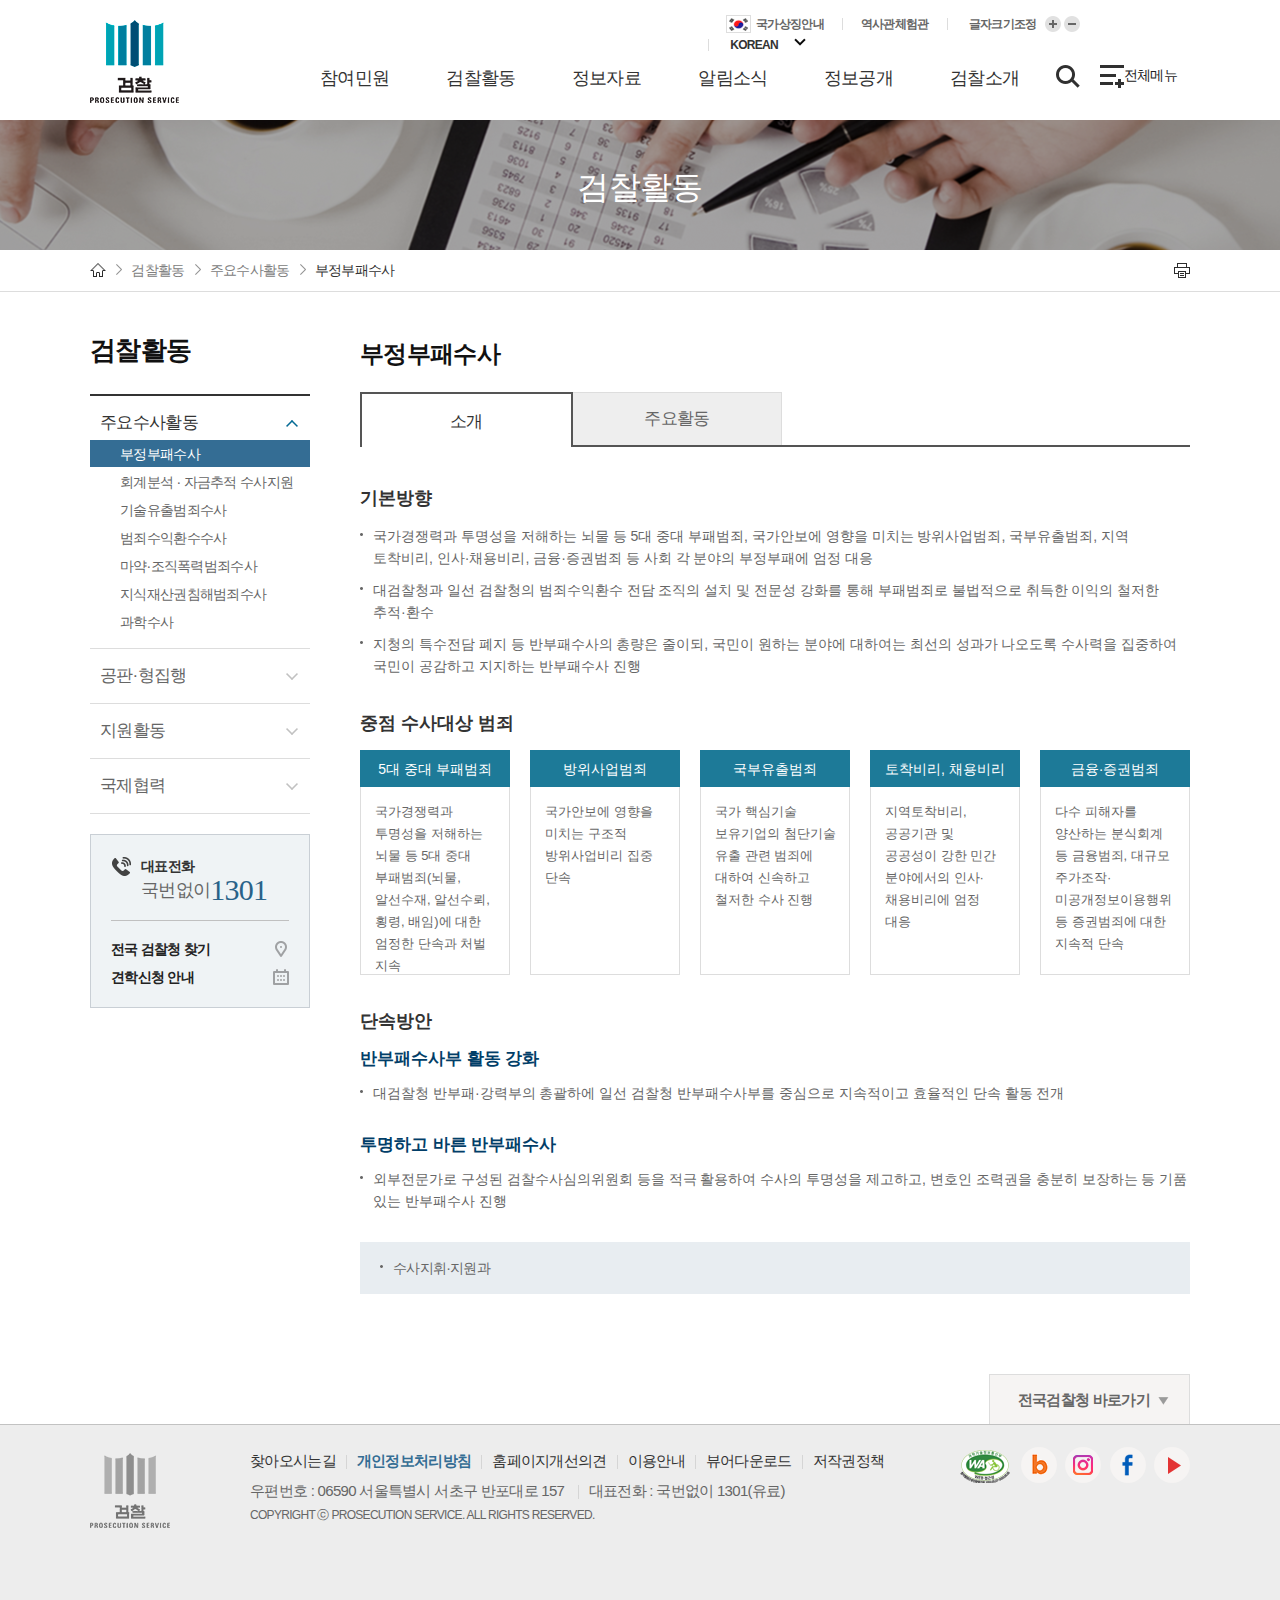
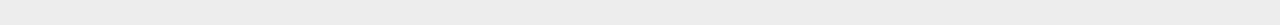
<file: indexSub2.html>
<!DOCTYPE HTML>
<html lang='ko'>
<head>
	<title>홈 > 검찰활동 >	주요수사활동 >	부정부패수사 - 주요활동 - 대검찰청</title>
	<meta charset='utf-8'>
	<meta name='Viewport' content='width=device-width, initial-scale=1.0, minimum-scale=1.0, maximum-scale=1.6'>
	<meta name='Title' content='대검찰청'>
	<meta name='Subject' content='대검찰청 클론코딩'>
	<meta name='Keywords' content='html5, css3, 웹표준, 관공소, 대검찰청'>
	<meta name='Author' content='gayeon'>
	<meta name='Publisher' content='gayeon'>
	<meta name='Description' content='웹접근성, 웹표준을 준수한 대검찰청 클론코딩 입니다.'>
	<meta name='Author-Date' content='2022/10/28'>
	<meta name='Robots' content='index,follow'>
	<meta name="msapplication-TileColor" content="#ffffff">
	<meta name="msapplication-TileImage" content="/ms-icon-144x144.png">
	<meta name="theme-color" content="#ffffff">

	<link href="https://hangeul.pstatic.net/hangeul_static/css/nanum-square.css" rel="stylesheet">

	<link rel='stylesheet' href='css/reset.css'>
	<link rel='stylesheet' href='css/style2.css'>

	<link rel="apple-touch-icon" sizes="57x57" href="favicon/apple-icon-57x57.png">
	<link rel="apple-touch-icon" sizes="60x60" href="favicon/apple-icon-60x60.png">
	<link rel="apple-touch-icon" sizes="72x72" href="favicon/apple-icon-72x72.png">
	<link rel="apple-touch-icon" sizes="76x76" href="favicon/apple-icon-76x76.png">
	<link rel="apple-touch-icon" sizes="114x114" href="favicon/apple-icon-114x114.png">
	<link rel="apple-touch-icon" sizes="120x120" href="favicon/apple-icon-120x120.png">
	<link rel="apple-touch-icon" sizes="144x144" href="favicon/apple-icon-144x144.png">
	<link rel="apple-touch-icon" sizes="152x152" href="favicon/apple-icon-152x152.png">
	<link rel="apple-touch-icon" sizes="180x180" href="favicon/apple-icon-180x180.png">
	<link rel="icon" type="image/png" sizes="192x192"  href="favicon/android-icon-192x192.png">
	<link rel="icon" type="image/png" sizes="32x32" href="favicon/favicon-32x32.png">
	<link rel="icon" type="image/png" sizes="96x96" href="favicon/favicon-96x96.png">
	<link rel="icon" type="image/png" sizes="16x16" href="favicon/favicon-16x16.png">
	<link rel="shortcut icon" type="image/x-icon" href="favicon/aa.ico">

	<script src="https://code.jquery.com/jquery-3.6.1.min.js"></script>
	<script src="./js/script.js" defer></script>

	<link rel='stylesheet' href='https://use.fontawesome.com/releases/v5.5.0/css/all.css' integrity='sha384-B4dIYHKNBt8Bc12p+WXckhzcICo0wtJAoU8YZTY5qE0Id1GSseTk6S+L3BlXeVIU' crossorigin='anonymous'>
	<link rel="stylesheet" href="https://cdnjs.cloudflare.com/ajax/libs/font-awesome/4.7.0/css/font-awesome.min.css">
</head>
<body>
    <div id="wrap">
        <header id="header" class="header">
			<div class="container">
				<h1 class="logo"><a href="index.html" title="logo"><img src="./img/bg_logo.png" alt="로고"></a></h1>
				<div class="top">
					<ul>
						<li><a href="javascript:" class="nation">국가상징안내</a></li>
						<li><a href="javascript:">역사관체험관</a></li>
						<li class="zoom">
							<span>글자크기조정</span>
							<a href="javascript:" class="zoom-in">글자크기 더 크게</a>
							<a href="javascript:" class="zoom-out">글자크기 더 작게</a>
						</li>
						<li>
							<div class="language">
								<span><a href="javascript:">KOREAN</a></span>
								<div class="languageBox">
									<span><a href="javascript:" class="now">KOREAN</a></span>
									<span><a href="javascript:">ENGLISH</a></span>
									<span><a href="javascript:">CHINESE</a></span>
									<span><a href="javascript:">JAPANESE</a></span>
								</div>
							</div>
							
						</li>
					</ul>
				</div>
				<nav id="nav" class="gnbWrap">
					<div class="gnbArea">
						<ul id="gnb" class="menu">
							<li class="dep1">
								<a href="indexSub1.html" title="참여민원">참여민원</a>
								<div class="dep2Box">
									<div class="dep2List">
										<span>참여민원</span>
										<div class="scroll">
											<ul>
												<li class="dep2 sub">
													<a href="javascript:" title="민원안내">민원안내</a>
													<ul>
														<li class="dep3"><a href="javascript:" title="민원사무 안내">민원사무 안내</a></li>
														<li class="dep3"><a href="javascript:" title="민원서식 내려받기">민원서식 내려받기</a></li>
														<li class="dep3"><a href="javascript:" title="사건처리절차 안내">사건처리절차 안내</a></li>
														<li class="dep3"><a href="javascript:" title="민원서비스헌장">민원서비스헌장</a></li>
														<li class="dep3"><a href="javascript:" title="민원안내전화">민원안내전화</a></li>
														<li class="dep3"><a href="javascript:" title="적극행정제도 소개">적극행정제도 소개</a></li>
														<li class="dep3"><a href="javascript:" title="적극행정 소식란">적극행정 소식란</a></li>
													</ul>
												</li>
												<li class="dep2 sub">
													<a href="javascript:" title="일반민원">일반민원</a>
													<ul>
														<li class="dep3"><a href="javascript:" title="이용안내">이용안내</a></li>
														<li class="dep3"><a href="javascript:" title="민원신청/확인">민원신청/확인</a></li>
														<li class="dep3"><a href="javascript:" title="110정부민원안내콜센터">110정부민원안내콜센터</a></li>
														<li class="dep3"><a href="javascript:" title="공개민원 열람하기">공개민원 열람하기</a></li>
													</ul>
												</li>
												<li class="dep2"><a href="javascript:" class="new" title="제증명민원">제증명민원</a></li>
												<li class="dep2 sub"><a href="javascript:" title="벌과금/사건검색">벌과금/사건검색</a>
													<ul>
														<li class="dep3"><a href="javascript:" class="new" title="사건진행상황조회">사건진행상황조회</a></li>
														<li class="dep3"><a href="javascript:" class="new" title="벌과금납부조회">벌과금납부조회</a></li>
														<li class="dep3"><a href="javascript:" class="new" title="재판서 및 통지서 조회">재판서 및 통지서 조회</a></li>
														<li class="dep3"><a href="javascript:" class="new" title="가납금환급조회">가납금환급조회</a></li>
													</ul>
												</li>
												<li class="dep2"><a href="javascript:" title="자주묻는질문">자주묻는질문</a></li>
												<li class="dep2"><a href="javascript:" title="자유발언대">자유발언대</a></li>
												<li class="dep2 sub"><a href="javascript:" title="감동직원추천">감동직원추천</a>
													<ul>
														<li class="dep3"><a href="javascript:" title="국민감동직원추천">국민감동직원추천</a></li>
														<li class="dep3"><a href="javascript:" title="추천서 작성하기">추천서 작성하기</a></li>
														<li class="dep3"><a href="javascript:" title="내의견 보기">내의견 보기</a></li>
													</ul>
												</li>
											</ul>
										</div>
									</div>
								</div>
							</li>
							<li class="dep1">
								<a href="indexSub2.html" title="검찰활동">검찰활동</a>
								<div class="dep2Box">
									<div class="dep2List">
										<span>검찰활동</span>
										<div class="scroll">
											<ul>
												<li class="dep2 sub">
													<a href="javascript:" title="주요수사활동">주요수사활동</a>
													<ul>
														<li class="dep3"><a href="javascript:" title="부정부패수사">부정부패수사</a></li>
														<li class="dep3"><a href="javascript:" title="회계분석 &middot; 자금추적 수사지원">회계분석 &middot; 자금추적 수사지원</a></li>
														<li class="dep3"><a href="javascript:" title="기술유출범죄수사">기술유출범죄수사</a></li>
														<li class="dep3"><a href="javascript:" title="범죄수익환수수사">범죄수익환수수사</a></li>
														<li class="dep3"><a href="javascript:" title="마약 &middot; 조직폭력범죄수사">마약 &middot; 조직폭력범죄수사</a></li>
														<li class="dep3"><a href="javascript:" title="지식재산권침해범죄수사">지식재산권침해범죄수사</a></li>
														<li class="dep3"><a href="javascript:" title="과학수사">과학수사</a></li>
													</ul>
												</li>
												<li class="dep2 sub">
													<a href="javascript:" title="공판 &middot; 형 집행">공판 &middot; 형 집행</a>
													<ul>
														<li class="dep3"><a href="javascript:" title="공판활동">공판활동</a></li>
														<li class="dep3"><a href="javascript:" title="형의 집행">형의 집행</a></li>
													</ul>
												</li>
												<li class="dep2 sub">
													<a href="javascript:" title="지원활동">지원활동</a>
													<ul>
														<li class="dep3"><a href="javascript:" title="소년선도보호">소년선도보호</a></li>
														<li class="dep3"><a href="javascript:" title="피해자인권">피해자인권</a></li>
														<li class="dep3"><a href="javascript:" title="사회공헌">사회공헌</a></li>
													</ul>
												</li>
												<li class="dep2 sub">
													<a href="javascript:" title="국제협력">국제협력</a>
													<ul>
														<li class="dep3"><a href="javascript:" title="검찰의 국제공조">검찰의 국제공조</a></li>
														<li class="dep3"><a href="javascript:" title="국제협력 네트워크">국제협력 네트워크</a></li>
													</ul>
												</li>
											</ul>
										</div>
									</div>
								</div>
							</li>
							<li class="dep1">
								<a href="indexSub3.html" title="정보자료">정보자료</a>
								<div class="dep2Box">
									<div class="dep2List">
										<span>정보자료</span>
										<div class="scroll">
											<ul>
												<li class="dep2 sub">
													<a href="javascript:" title="통계자료">통계자료</a>
													<ul>
														<li class="dep3"><a href="javascript:" title="범죄분석">범죄분석</a></li>
														<li class="dep3"><a href="javascript:" title="범죄동향리포트">범죄동향리포트</a></li>
														<li class="dep3"><a href="javascript:" title="형사사건동향">형사사건동향</a></li>
													</ul>
												</li>
												<li class="dep2 sub">
													<a href="javascript:" title="연구자료">연구자료</a>
													<ul>
														<li class="dep3"><a href="javascript:" title="검찰관련 연구자료">검찰관련 연구자료</a></li>
														<li class="dep3"><a href="javascript:" class="new" title="해외연수검사 연구논문">해외연수검사 연구논문</a></li>
														<li class="dep3"><a href="javascript:" title="검찰연감">검찰연감</a></li>
													</ul>
												</li>
												<li class="dep2"><a href="javascript:" title="나라지표상황판">나라지표상황판</a></li>
												<li class="dep2"><a href="javascript:" title="훈령/예규">훈령/예규</a></li>
											</ul>
										</div>
									</div>
								</div>
							</li>
							<li class="dep1">
								<a href="indexSub4.html" title="알림소식">알림소식</a>
								<div class="dep2Box">
									<div class="dep2List">
										<span>알림소식</span>
										<div class="scroll">
											<ul>
												<li class="dep2"><a href="javascript:" title="공지사항">공지사항</a></li>
												<li class="dep2"><a href="javascript:" title="고시 &middot; 공고">고시 &middot; 공고</a></li>
												<li class="dep2"><a href="javascript:" title="검찰발표자료">검찰발표자료</a></li>
												<li class="dep2 sub">
													<a href="javascript:" title="검찰소식">검찰소식</a>
													<ul>
														<li class="dep3"><a href="javascript:" title="카드뉴스">카드뉴스</a></li>
														<li class="dep3"><a href="javascript:" class="new" title="생생영상">생생영상</a></li>
														<li class="dep3"><a href="javascript:" title="뉴스레터">뉴스레터</a></li>
													</ul>
												</li>
											</ul>
										</div>
									</div>
								</div>
							</li>
							<li class="dep1">
								<a href="indexSub5.html" title="정보공개">정보공개</a>
								<div class="dep2Box">
									<div class="dep2List">
										<span>정보공개</span>
										<div class="scroll">
											<ul>
												<li class="dep2 sub">
													<a href="javascript:" title="정보공개안내">정보공개안내</a>
													<ul>
														<li class="dep3"><a href="javascript:" title="정보공개제도란">정보공개제도란</a></li>
														<li class="dep3"><a href="javascript:" title="업무처리절차">업무처리절차</a></li>
														<li class="dep3"><a href="javascript:" title="공개청구권자">공개청구권자</a></li>
														<li class="dep3"><a href="javascript:" title="비공개 대상 정보 세부 기준">비공개 대상 정보 세부 기준</a></li>
														<li class="dep3"><a href="javascript:" title="정보공개방법">정보공개방법</a></li>
														<li class="dep3"><a href="javascript:" title="불복구제절차">불복구제절차</a></li>
														<li class="dep3"><a href="javascript:" title="수수료안내">수수료안내</a></li>
														<li class="dep3"><a href="javascript:" title="관련서식">관련서식</a></li>
													</ul>
												</li>
												<li class="dep2 sub">
													<a href="javascript:" title="사전정보공표">사전정보공표</a>
													<ul>
														<li class="dep3"><a href="javascript:" title="사전정보공표대상">사전정보공표대상</a></li>
													</ul>
												</li>
												<li class="dep2 sub"><a href="javascript:" title="정보목록">정보목록</a>
													<ul>
														<li class="dep3"><a href="javascript:" class="new" title="정보목록">정보목록</a></li>
														<li class="dep3"><a href="javascript:" title="2014.3. 이전 검찰청 정보목록">2014.3. 이전 검찰청 정보목록</a></li>
													</ul>
												</li>
												<li class="dep2"><a href="javascript:" title="정보공개청구">정보공개청구</a></li>
												<li class="dep2"><a href="javascript:" title="공공데이터개방">공공데이터개방</a></li>
												<li class="dep2"><a href="javascript:" title="정책실명제">정책실명제</a></li>
											</ul>
										</div>
									</div>
								</div>
							</li>
							<li class="dep1">
								<a href="indexSub6.html" title="검찰소개">검찰소개</a>
								<div class="dep2Box">
									<div class="dep2List">
										<span>검찰소개</span>
										<div class="scroll">
											<ul>
												<li class="dep2 sub">
													<a href="javascript:" title="검찰구성">검찰구성</a>
													<ul>
														<li class="dep3"><a href="javascript:" title="검찰이란?">검찰이란?</a></li>
														<li class="dep3"><a href="javascript:" title="검찰구성원">검찰구성원</a></li>
														<li class="dep3"><a href="javascript:" title="검사의 역할">검사의 역할</a></li>
													</ul>
												</li>
												<li class="dep2 sub">
													<a href="javascript:" title="조직 및 업무">조직 및 업무</a>
													<ul>
														<li class="dep3"><a href="javascript:" title="부서별연락처">부서별연락처</a></li>
														<li class="dep3"><a href="javascript:" title="검찰조직구조">검찰조직구조</a></li>
														<li class="dep3"><a href="javascript:" title="층별안내도">층별안내도</a></li>
														<li class="dep3"><a href="javascript:" title="대검찰청 배치표">대검찰청 배치표</a></li>
													</ul>
												</li>
												<li class="dep2 sub"><a href="javascript:" title="검찰총장소개">검찰총장소개</a>
													<ul>
														<li class="dep3"><a href="javascript:" title="총장인사말">총장인사말</a></li>
														<li class="dep3"><a href="javascript:" title="검찰총장과의 대화">검찰총장과의 대화</a></li>
														<li class="dep3"><a href="javascript:" title="총장동정">총장동정</a></li>
														<li class="dep3"><a href="javascript:" title="발표연설">발표연설</a></li>
														<li class="dep3"><a href="javascript:" title="역대총장">역대총장</a></li>
														<li class="dep3"><a href="javascript:" title="주요일정">주요일정</a></li>
													</ul>
												</li>
												<li class="dep2"><a href="javascript:" title="검찰CI/CM">검찰CI/CM</a></li>
												<li class="dep2 sub">
													<a href="javascript:" title="검찰역사관">검찰역사관</a>
													<ul>
														<li class="dep3"><a href="javascript:" title="검찰제도의 변천">검찰제도의 변천</a></li>
														<li class="dep3"><a href="javascript:" title="복제의 변천">복제의 변천</a></li>
														<li class="dep3"><a href="javascript:" title="서식의 변천">서식의 변천</a></li>
														<li class="dep3"><a href="javascript:" title="사건과 이슈"></a>사건과 이슈</li>
													</ul>
												</li>
												<li class="dep2 sub">
													<a href="javascript:" title="대검찰청견학">대검찰청견학</a>
													<ul>
														<li class="dep3"><a href="javascript:" title="견학안내">견학안내</a></li>
														<li class="dep3"><a href="javascript:" title="견학신청">견학신청</a></li>
														<li class="dep3"><a href="javascript:" title="견학소감">견학소감</a></li>
													</ul>
												</li>
												<li class="dep2"><a href="javascript:" title="찾아오시는길">찾아오시는길</a></li>
												<li class="dep2"><a href="javascript:" title="전국검찰청찾기">전국검찰청찾기</a></li>
												<li class="dep2 sub">
													<a href="javascript:" title="국가형사사법기록관">국가형사사법기록관</a>
													<ul>
														<li class="dep3"><a href="javascript:" title="기록관 소개">기록관 소개</a></li>
														<li class="dep3"><a href="javascript:" title="견학안내 및 신청">견학안내 및 신청</a></li>
													</ul>
												</li>
												<li class="dep2 sub">
													<a href="javascript:" title="1301검찰콜센터">1301검찰콜센터</a>
													<ul>
														<li class="dep3"><a href="javascript:" title="콜센터 소개">콜센터 소개</a></li>
														<li class="dep3"><a href="javascript:" title="이용안내">이용안내</a></li>
													</ul>
												</li>
											</ul>
										</div>
									</div>
								</div>
							</li>
						</ul>
					</div>
				</nav>
				<div class="btnIn sch">
					<span class="btn search">
						<a href="javascript:">검색 열기</a>
					</span>
				</div>
				<div class="schWrap">
					<div class="schArea">
						<label for="schWordFi">키워드 검색</label>
						<div>
							<input type="text" placeholder="검색어를 입력하세요." id="schWordFi" name="schWordFi">
							<button class="btnSearch">검색</button>
						</div>
					</div>
				</div>			
				<div class="btnIn allmn">
					<span class="btn allmenu">
						<a href="javascript:">전체메뉴</a>
					</span>
				</div>
				<btn class="allMenuWrap">
					<div class="allMenuDim"></div>
					<div class="allMenuBox">
						<dl>
							<dt><span>검찰 PROSECUTION SERVICE</span></dt>
							<dd>
								<div class="allMenuList" style="height: 833px;">
									<ul id="allMenu" class="menu">
										<li class="dep1">
											<a href="javascript:" title="참여민원">참여민원</a>
											<div class="dep2Box">
												<div class="dep2List">
													<span>참여민원</span>
													<div class="scroll">
														<ul>
															<li class="dep2 sub">
																<a href="javascript:" title="민원안내">민원안내</a>
																<ul>
																	<li class="dep3"><a href="javascript:" title="민원사무 안내">민원사무 안내</a></li>
																	<li class="dep3"><a href="javascript:" title="민원서식 내려받기">민원서식 내려받기</a></li>
																	<li class="dep3"><a href="javascript:" title="사건처리절차 안내">사건처리절차 안내</a></li>
																	<li class="dep3"><a href="javascript:" title="민원서비스헌장">민원서비스헌장</a></li>
																	<li class="dep3"><a href="javascript:" title="민원안내전화">민원안내전화</a></li>
																	<li class="dep3"><a href="javascript:" title="적극행정제도 소개">적극행정제도 소개</a></li>
																	<li class="dep3"><a href="javascript:" title="적극행정 소식란">적극행정 소식란</a></li>
																</ul>
															</li>
															<li class="dep2 sub">
																<a href="javascript:" title="일반민원">일반민원</a>
																<ul>
																	<li class="dep3"><a href="javascript:" title="이용안내">이용안내</a></li>
																	<li class="dep3"><a href="javascript:" title="민원신청/확인">민원신청/확인</a></li>
																	<li class="dep3"><a href="javascript:" title="110정부민원안내콜센터">110정부민원안내콜센터</a></li>
																	<li class="dep3"><a href="javascript:" title="공개민원 열람하기">공개민원 열람하기</a></li>
																</ul>
															</li>
															<li class="dep2"><a href="javascript:" class="new" title="제증명민원">제증명민원</a></li>
															<li class="dep2 sub"><a href="javascript:" title="벌과금/사건검색">벌과금/사건검색</a>
																<ul>
																	<li class="dep3"><a href="javascript:" class="new" title="사건진행상황조회">사건진행상황조회</a></li>
																	<li class="dep3"><a href="javascript:" class="new" title="벌과금납부조회">벌과금납부조회</a></li>
																	<li class="dep3"><a href="javascript:" class="new" title="재판서 및 통지서 조회">재판서 및 통지서 조회</a></li>
																	<li class="dep3"><a href="javascript:" class="new" title="가납금환급조회">가납금환급조회</a></li>
																</ul>
															</li>
															<li class="dep2"><a href="javascript:" title="자주묻는질문">자주묻는질문</a></li>
															<li class="dep2"><a href="javascript:" title="자유발언대">자유발언대</a></li>
															<li class="dep2 sub"><a href="javascript:" title="감동직원추천">감동직원추천</a>
																<ul>
																	<li class="dep3"><a href="javascript:" title="국민감동직원추천">국민감동직원추천</a></li>
																	<li class="dep3"><a href="javascript:" title="추천서 작성하기">추천서 작성하기</a></li>
																	<li class="dep3"><a href="javascript:" title="내의견 보기">내의견 보기</a></li>
																</ul>
															</li>
														</ul>
													</div>
												</div>
											</div>
										</li>
										<li class="dep1">
											<a href="javascript:" title="검찰활동">검찰활동</a>
											<div class="dep2Box">
												<div class="dep2List">
													<span>검찰활동</span>
													<div class="scroll">
														<ul>
															<li class="dep2 sub">
																<a href="javascript:" title="주요수사활동">주요수사활동</a>
																<ul>
																	<li class="dep3"><a href="javascript:" title="부정부패수사">부정부패수사</a></li>
																	<li class="dep3"><a href="javascript:" title="회계분석 &middot; 자금추적 수사지원">회계분석 &middot; 자금추적 수사지원</a></li>
																	<li class="dep3"><a href="javascript:" title="기술유출범죄수사">기술유출범죄수사</a></li>
																	<li class="dep3"><a href="javascript:" title="범죄수익환수수사">범죄수익환수수사</a></li>
																	<li class="dep3"><a href="javascript:" title="마약 &middot; 조직폭력범죄수사">마약 &middot; 조직폭력범죄수사</a></li>
																	<li class="dep3"><a href="javascript:" title="지식재산권침해범죄수사">지식재산권침해범죄수사</a></li>
																	<li class="dep3"><a href="javascript:" title="과학수사">과학수사</a></li>
																</ul>
															</li>
															<li class="dep2 sub">
																<a href="javascript:" title="공판 &middot; 형 집행">공판 &middot; 형 집행</a>
																<ul>
																	<li class="dep3"><a href="javascript:" title="공판활동">공판활동</a></li>
																	<li class="dep3"><a href="javascript:" title="형의 집행">형의 집행</a></li>
																</ul>
															</li>
															<li class="dep2 sub">
																<a href="javascript:" title="지원활동">지원활동</a>
																<ul>
																	<li class="dep3"><a href="javascript:" title="소년선도보호">소년선도보호</a></li>
																	<li class="dep3"><a href="javascript:" title="피해자인권">피해자인권</a></li>
																	<li class="dep3"><a href="javascript:" title="사회공헌">사회공헌</a></li>
																</ul>
															</li>
															<li class="dep2 sub">
																<a href="javascript:" title="국제협력">국제협력</a>
																<ul>
																	<li class="dep3"><a href="javascript:" title="검찰의 국제공조">검찰의 국제공조</a></li>
																	<li class="dep3"><a href="javascript:" title="국제협력 네트워크">국제협력 네트워크</a></li>
																</ul>
															</li>
														</ul>
													</div>
												</div>
											</div>
										</li>
										<li class="dep1">
											<a href="javascript:" title="정보자료">정보자료</a>
											<div class="dep2Box">
												<div class="dep2List">
													<span>정보자료</span>
													<div class="scroll">
														<ul>
															<li class="dep2 sub">
																<a href="javascript:" title="통계자료">통계자료</a>
																<ul>
																	<li class="dep3"><a href="javascript:" title="범죄분석">범죄분석</a></li>
																	<li class="dep3"><a href="javascript:" title="범죄동향리포트">범죄동향리포트</a></li>
																	<li class="dep3"><a href="javascript:" title="형사사건동향">형사사건동향</a></li>
																</ul>
															</li>
															<li class="dep2 sub">
																<a href="javascript:" title="연구자료">연구자료</a>
																<ul>
																	<li class="dep3"><a href="javascript:" title="검찰관련 연구자료">검찰관련 연구자료</a></li>
																	<li class="dep3"><a href="javascript:" class="new" title="해외연수검사 연구논문">해외연수검사 연구논문</a></li>
																	<li class="dep3"><a href="javascript:" title="검찰연감">검찰연감</a></li>
																</ul>
															</li>
															<li class="dep2"><a href="javascript:" title="나라지표상황판">나라지표상황판</a></li>
															<li class="dep2"><a href="javascript:" title="훈령/예규">훈령/예규</a></li>
														</ul>
													</div>
												</div>
											</div>
										</li>
										<li class="dep1">
											<a href="javascript:" title="알림소식">알림소식</a>
											<div class="dep2Box">
												<div class="dep2List">
													<span>알림소식</span>
													<div class="scroll">
														<ul>
															<li class="dep2"><a href="javascript:" title="공지사항">공지사항</a></li>
															<li class="dep2"><a href="javascript:" title="고시 &middot; 공고">고시 &middot; 공고</a></li>
															<li class="dep2"><a href="javascript:" title="검찰발표자료">검찰발표자료</a></li>
															<li class="dep2 sub">
																<a href="javascript:" title="검찰소식">검찰소식</a>
																<ul>
																	<li class="dep3"><a href="javascript:" title="카드뉴스">카드뉴스</a></li>
																	<li class="dep3"><a href="javascript:" class="new" title="생생영상">생생영상</a></li>
																	<li class="dep3"><a href="javascript:" title="뉴스레터">뉴스레터</a></li>
																</ul>
															</li>
														</ul>
													</div>
												</div>
											</div>
										</li>
										<li class="dep1">
											<a href="javascript:" title="정보공개">정보공개</a>
											<div class="dep2Box">
												<div class="dep2List">
													<span>정보공개</span>
													<div class="scroll">
														<ul>
															<li class="dep2 sub">
																<a href="javascript:" title="정보공개안내">정보공개안내</a>
																<ul>
																	<li class="dep3"><a href="javascript:" title="정보공개제도란">정보공개제도란</a></li>
																	<li class="dep3"><a href="javascript:" title="업무처리절차">업무처리절차</a></li>
																	<li class="dep3"><a href="javascript:" title="공개청구권자">공개청구권자</a></li>
																	<li class="dep3"><a href="javascript:" title="비공개 대상 정보 세부 기준">비공개 대상 정보 세부 기준</a></li>
																	<li class="dep3"><a href="javascript:" title="정보공개방법">정보공개방법</a></li>
																	<li class="dep3"><a href="javascript:" title="불복구제절차">불복구제절차</a></li>
																	<li class="dep3"><a href="javascript:" title="수수료안내">수수료안내</a></li>
																	<li class="dep3"><a href="javascript:" title="관련서식">관련서식</a></li>
																</ul>
															</li>
															<li class="dep2 sub">
																<a href="javascript:" title="사전정보공표">사전정보공표</a>
																<ul>
																	<li class="dep3"><a href="javascript:" title="사전정보공표대상">사전정보공표대상</a></li>
																</ul>
															</li>
															<li class="dep2 sub"><a href="javascript:" title="정보목록">정보목록</a>
																<ul>
																	<li class="dep3"><a href="javascript:" class="new" title="정보목록">정보목록</a></li>
																	<li class="dep3"><a href="javascript:" title="2014.3. 이전 검찰청 정보목록">2014.3. 이전 검찰청 정보목록</a></li>
																</ul>
															</li>
															<li class="dep2"><a href="javascript:" title="정보공개청구">정보공개청구</a></li>
															<li class="dep2"><a href="javascript:" title="공공데이터개방">공공데이터개방</a></li>
															<li class="dep2"><a href="javascript:" title="정책실명제">정책실명제</a></li>
														</ul>
													</div>
												</div>
											</div>
										</li>
										<li class="dep1">
											<a href="javascript:" title="검찰소개">검찰소개</a>
											<div class="dep2Box">
												<div class="dep2List">
													<span>검찰소개</span>
													<div class="scroll">
														<ul>
															<li class="dep2 sub">
																<a href="javascript:" title="검찰구성">검찰구성</a>
																<ul>
																	<li class="dep3"><a href="javascript:" title="검찰이란?">검찰이란?</a></li>
																	<li class="dep3"><a href="javascript:" title="검찰구성원">검찰구성원</a></li>
																	<li class="dep3"><a href="javascript:" title="검사의 역할">검사의 역할</a></li>
																</ul>
															</li>
															<li class="dep2 sub">
																<a href="javascript:" title="조직 및 업무">조직 및 업무</a>
																<ul>
																	<li class="dep3"><a href="javascript:" title="부서별연락처">부서별연락처</a></li>
																	<li class="dep3"><a href="javascript:" title="검찰조직구조">검찰조직구조</a></li>
																	<li class="dep3"><a href="javascript:" title="층별안내도">층별안내도</a></li>
																	<li class="dep3"><a href="javascript:" title="대검찰청 배치표">대검찰청 배치표</a></li>
																</ul>
															</li>
															<li class="dep2 sub"><a href="javascript:" title="검찰총장소개">검찰총장소개</a>
																<ul>
																	<li class="dep3"><a href="javascript:" title="총장인사말">총장인사말</a></li>
																	<li class="dep3"><a href="javascript:" title="검찰총장과의 대화">검찰총장과의 대화</a></li>
																	<li class="dep3"><a href="javascript:" title="총장동정">총장동정</a></li>
																	<li class="dep3"><a href="javascript:" title="발표연설">발표연설</a></li>
																	<li class="dep3"><a href="javascript:" title="역대총장">역대총장</a></li>
																	<li class="dep3"><a href="javascript:" title="주요일정">주요일정</a></li>
																</ul>
															</li>
															<li class="dep2"><a href="javascript:" title="검찰CI/CM">검찰CI/CM</a></li>
															<li class="dep2 sub">
																<a href="javascript:" title="검찰역사관">검찰역사관</a>
																<ul>
																	<li class="dep3"><a href="javascript:" title="검찰제도의 변천">검찰제도의 변천</a></li>
																	<li class="dep3"><a href="javascript:" title="복제의 변천">복제의 변천</a></li>
																	<li class="dep3"><a href="javascript:" title="서식의 변천">서식의 변천</a></li>
																	<li class="dep3"><a href="javascript:" title="사건과 이슈"></a>사건과 이슈</li>
																</ul>
															</li>
															<li class="dep2 sub">
																<a href="javascript:" title="대검찰청견학">대검찰청견학</a>
																<ul>
																	<li class="dep3"><a href="javascript:" title="견학안내">견학안내</a></li>
																	<li class="dep3"><a href="javascript:" title="견학신청">견학신청</a></li>
																	<li class="dep3"><a href="javascript:" title="견학소감">견학소감</a></li>
																</ul>
															</li>
															<li class="dep2"><a href="javascript:" title="찾아오시는길">찾아오시는길</a></li>
															<li class="dep2"><a href="javascript:" title="전국검찰청찾기">전국검찰청찾기</a></li>
															<li class="dep2 sub">
																<a href="javascript:" title="국가형사사법기록관">국가형사사법기록관</a>
																<ul>
																	<li class="dep3"><a href="javascript:" title="기록관 소개">기록관 소개</a></li>
																	<li class="dep3"><a href="javascript:" title="견학안내 및 신청">견학안내 및 신청</a></li>
																</ul>
															</li>
															<li class="dep2 sub">
																<a href="javascript:" title="1301검찰콜센터">1301검찰콜센터</a>
																<ul>
																	<li class="dep3"><a href="javascript:" title="콜센터 소개">콜센터 소개</a></li>
																	<li class="dep3"><a href="javascript:" title="이용안내">이용안내</a></li>
																</ul>
															</li>
														</ul>
													</div>
												</div>
											</div>
										</li>
										<li class="dep1">
											<a href="javascript:" title="이용안내">이용안내</a>
											<div class="dep2Box">
												<div class="dep2List">
													<span>이용안내</span>
													<div class="scroll">
														<ul>
															<li class="dep2"><a href="javascript:" title="이용안내">이용안내</a></li>
															<li class="dep2"><a href="javascript:" title="홈페이지개선의견">홈페이지개선의견</a></li>
															<li class="dep2 sub">
																<a href="javascript:" title="개인정보처리방침">개인정보처리방침</a>
																<ul>
																	<li class="dep3"><a href="javascript:" title="개인정보처리방침">개인정보처리방침</a></li>
																	<li class="dep3"><a href="javascript:" title="개정이력">개정이력</a></li>
																</ul>
															</li>
															<li class="dep2"><a href="javascript:" title="저작권정책">저작권정책</a></li>
															<li class="dep2"><a href="javascript:" title="글자크기조정안내">글자크기조정안내</a></li>
															<li class="dep2"><a href="javascript:" title="뷰어다운로드">뷰어다운로드</a></li>
														</ul>
													</div>
												</div>
											</div>
										</li>
									</ul>
								</div>
							</dd>
						</dl>
						<span class="allMenuClose"><a href="javascript:">전체보기 닫기</a></span>
					</div>
				</btn>
			</div>
		</header>
        <div id="topWrap" class="topWrap">
			<div class="topVisual">검찰활동</div>
			<div class="container">
				<div class="breadCrumb">
					<a href="javascript:" class="home">홈</a>
					<a href="javascript:">검찰활동</a>
					<a href="javascript:">주요수사활동</a>
					<span>부정부패수사</span>
					<div class="util">
						<span class="print">
							<a href="javascript:" title="새창열림">인쇄하기</a>
						</span>
					</div>
				</div>
			</div>
		</div>
        <div id="inner" class="inner">
			<div class="container cf">
				<div class="lnbWrap">
					<h2 class="title">검찰활동</h2>
					<ul id="lnb" class="lnb">
						<li class="dep2 sub on">
                            <a href="javascript:" title="주요수사활동">주요수사활동</a>
							<ul>
                                <li class="dep3 on"><a href="javascript:" title="부정부패수사">부정부패수사</a></li>
                                <li class="dep3"><a href="javascript:" title="회계분석 &middot; 자금추적 수사지원">회계분석 &middot; 자금추적 수사지원</a></li>
                                <li class="dep3"><a href="javascript:" title="기술유출범죄수사">기술유출범죄수사</a></li>
                                <li class="dep3"><a href="javascript:" title="범죄수익환수수사">범죄수익환수수사</a></li>
                                <li class="dep3"><a href="javascript:" title="마약&middot;조직폭력범죄수사">마약&middot;조직폭력범죄수사</a></li>
                                <li class="dep3"><a href="javascript:" title="지식재산권침해범죄수사">지식재산권침해범죄수사</a></li>
                                <li class="dep3"><a href="javascript:" title="과학수사">과학수사</a></li>
                            </ul>
						</li>
						<li class="dep2 sub">
                            <a href="javascript:" title="공판&middot;형집행">공판&middot;형집행</a>
                            <ul>
                                <li class="dep3"><a href="javascript:" title="공판활동">공판활동</a></li>
                                <li class="dep3"><a href="javascript:" title="형의 집행">형의 집행</a></li>
                            </ul>
                        </li>
                        <li class="dep2 sub">
                            <a href="javascript:" title="지원활동">지원활동</a>
                            <ul>
                                <li class="dep3"><a href="javascript:" title="소년선도보호">소년선도보호</a></li>
                                <li class="dep3"><a href="javascript:" title="피해자인권">피해자인권</a></li>
                                <li class="dep3"><a href="javascript:" title="사회공헌">사회공헌</a></li>
                            </ul>
                        </li>
                        <li class="dep2 sub">
                            <a href="javascript:" title="국제협력">국제협력</a>
                            <ul>
                                <li class="dep3"><a href="javascript:" title="검찰의 국제공조">검찰의 국제공조</a></li>
                                <li class="dep3"><a href="javascript:" title="국제협력 네트워크">국제협력 네트워크</a></li>
                            </ul>
                        </li>
					</ul>
					<div class="banner">
						<div class="call">
							<span>대표전화</span>
							국번없이<em>1301</em>
						</div>
						<div class="info">
							<span class="sch"><a href="javascript:">전국 검찰청 찾기</a></span>
							<span class="visit"><a href="javascript:">견학신청 안내</a></span>
						</div>
					</div>
				</div>
				<div class="content">
					<div class="pageTitle">
						<h3>부정부패수사</h3>
					</div>
                    <div class="contWrap">
                        <div class="tapArea">
                            <ul class="tap tap2">
                                <li class="on">
                                    <a href="#panel01" class="on">소개
                                        <span class="blind">선택됨</span>
                                    </a>
                                </li>
                                <li>
                                    <a href="#panel02">주요활동
                                        <span class="blind">선택됨</span>
                                    </a>
                                </li>
                            </ul>
                        </div>
                        <div class="panels">
                        	<div class="panel" id="panel01">
                        		<div class="majorWrap">
		                            <h4 class="cont">기본방향</h4>
		                            <ul class="textList">
		                                <li>국가경쟁력과 투명성을 저해하는 뇌물 등 5대 중대 부패범죄, 국가안보에 영향을 미치는 방위사업범죄, 국부유출범죄, 지역 토착비리, 인사·채용비리, 금융·증권범죄 등 사회 각 분야의 부정부패에 엄정 대응</li>
		                                <li>대검찰청과 일선 검찰청의 범죄수익환수 전담 조직의 설치 및 전문성 강화를 통해 부패범죄로 불법적으로 취득한 이익의 철저한 추적·환수</li>
		                                <li>지청의 특수전담 폐지 등 반부패수사의 총량은 줄이되, 국민이 원하는 분야에 대하여는 최선의 성과가 나오도록 수사력을 집중하여 국민이 공감하고 지지하는 반부패수사 진행</li>
		                            </ul>
		                            <h4 class="cont">중점 수사대상 범죄</h4>
		                            <ul class="corruptionBox">
		                                <li>
		                                    <dl>
		                                        <dt>5대 중대 부패범죄</dt>
		                                        <dd>국가경쟁력과 투명성을 저해하는 뇌물 등 5대 중대 부패범죄(뇌물, 알선수재, 알선수뢰, 횡령, 배임)에 대한 엄정한 단속과 처벌 지속</dd>
		                                    </dl>
		                                </li>
		                                <li>
		                                    <dl>
		                                        <dt>방위사업범죄</dt>
		                                        <dd>국가안보에 영향을 미치는 구조적 방위사업비리 집중 단속</dd>
		                                    </dl>
		                                </li>
		                                <li>
		                                    <dl>
		                                        <dt>국부유출범죄</dt>
		                                        <dd>국가 핵심기술 보유기업의 첨단기술 유출 관련 범죄에 대하여 신속하고 철저한 수사 진행</dd>
		                                    </dl>
		                                </li>
		                                <li>
		                                    <dl>
		                                        <dt>토착비리, 채용비리</dt>
		                                        <dd>지역토착비리, 공공기관 및 공공성이 강한 민간 분야에서의 인사·채용비리에 엄정 대응</dd>
		                                    </dl>
		                                </li>
		                                <li>
		                                    <dl>
		                                        <dt>금융·증권범죄</dt>
		                                        <dd>다수 피해자를 양산하는 분식회계 등 금융범죄, 대규모 주가조작·미공개정보이용행위 등 증권범죄에 대한 지속적 단속</dd>
		                                    </dl>
		                                </li>
		                            </ul>
		                            <h4 class="cont">단속방안</h4>
		                            <h5 class="cont">반부패수사부 활동 강화</h5>
		                            <p class="txt">대검찰청 반부패·강력부의 총괄하에 일선 검찰청 반부패수사부를 중심으로 지속적이고 효율적인 단속 활동 전개</p>
		                            <h5 class="cont">투명하고 바른 반부패수사</h5>
		                            <p class="txt">외부전문가로 구성된 검찰수사심의위원회 등을 적극 활용하여 수사의 투명성을 제고하고, 변호인 조력권을 충분히 보장하는 등 기품 있는 반부패수사 진행</p>
		                        </div>
		                        <div class="departWrap">
		                            <p class="txt"><span>수사지휘·지원과</span></p>
		                        </div>
                        	</div>
							<div class="panel" id="panel02">
								<div class="majorWrap">
									<p>검찰의 지속적인 부정부패 척결 노력에도 불구하고 사회지도층 인사들의 대형비리 사건이 계속 발생하자 공직 및 사회지도층의 근원적인 비리척결을 위해 아래와 같이 주요활동을 지속적으로 전개해 왔습니다.</p>
									<h4 class="cont">연혁</h4>
									<div class="historyWrap photoType">
										<div class="history">
											<span class="photo">
												<img src="./img/img_photo_060202_1.gif" alt="반 부패 특별 수사 본부">
											</span>
											<h5 class="year">1991</h5>
											<strong class="date">04. 04.</strong>
											<p class="txt">대검찰청에 『공직 및 사회지도층 비리 특별단속본부』를 설치하고 전국 12개 지검 및 38개 지청(현재 18개 지검 및 39개 지청)에도 같은 특별수사부(반)를 설치하여 종래의 단편적이고 대중적 단속이 아닌 유기적이고 종합적이며 근본 적인 부정부패 사범 단속 활동을 전개하였습니다.</p>
										</div>
										<div class="history">
											<h5 class="year">1993</h5>
											<strong class="date">02. 25.</strong>
											<p class="txt">문민정부는 개혁과제 중 하나로 『부정부패척결』을 선정하여 추진함에 따라 검찰은 부정부패사범의 효율적 단속을 위해 1993. 03. 08. 기존의 '공직및 사회지 도층비리특별수사본부 및 특별수사부(반)'체계를 '부정부패사범특별수사본부 및 특별수사부(반)'체제로 전환 운영함으로써 부정부패 척결을 지속적으로 추진하였습니다.</p>
										</div>
										<div class="history">
											<span class="photo">
												<img src="./img/img_photo_060202_2.gif" alt="대 검찰청 중앙수사부 내 '반부패특별수사본부'">
											</span>
											<h5 class="year">1998</h5>
											<strong class="date">02. 25.</strong>
											<p class="txt">국민의 정부 출범 이후에도 고질적인 부패구조가 근절되지 아니하여 국민들의 불신과 지탄이 계속되어 검찰에서는 1999. 09. 17. 기존의『부정부패사범특별수 사본부』를 확대 개편하여 대검찰청 중앙수사부에 『반부패특별수사본부』를 일선 청에『반부패특별수사부(반)』를 설치하여 부패척결을 위한 효율적 수사 지휘 체계 확립, 범정부적 반부패 노력의 중심기구 역할을 수행하였고, 사회 저 변에 잔존하고 있는 공직 및 사회지도층 비리, 부실기업 및 금융기관 임직원 비리, 병역 비리 등 구조적, 고질적 비리 척결에 진력 하였습니다.</p>
										</div>
										<div class="history">
											<h5 class="year">2001</h5>
											<strong class="date">12. 01.</strong>
											<p class="txt">외환위기 후 국민의 막대한 세금으로 조성된 공적자금의 투입과 그 손실을 유 발시키도록 한 각종 비리 사범에 대하여 철저한 책임을 추궁하여야 한다는 지 적에 따라 2001. 12. 01. 대검찰청 중앙수사부에 『공적자금비리 특별수사본부』 를, 일선 청에 『공적자금비리 특별수사부(반)』를 설치하여 집중 단속을 전개 하여 공적자금 투입과 손실의 원인을 제공한 비리에 대하여 철저한 추궁과 공 적자금 회수를 극대화하여 금융부실의 재발을 방지하고 건전한 기업풍토 조성 에 기여하였습니다.</p>
										</div>
										<div class="history">
											<h5 class="year">2003</h5>
											<p class="txt">2003년에는 법조비리 집중단속 하였습니다.</p>
										</div>
										<div class="history">
											<h5 class="year">2008</h5>
											<p class="txt">2008년에는 공기업, 국가보조금 비리 단속 등을 통해 사회 각 분야의 부정부패 사범 척결을 위해 노력하였습니다.</p>
										</div>
										<div class="history">
											<h5 class="year">2009</h5>
											<p class="txt">구조적, 고질적 비리 및 지역토착비리 사범을 중점단속 하였습니다.</p>
										</div>
										<div class="history">
											<h5 class="year">2010</h5>
											<p class="txt">교육비리 등 국민생활과 밀접히 관련된 분야의 숨은비리, 신종부패 단속 및 무 기도입, 방위산업체 납품 관련 비리 근절을 위해 최선을 다하였습니다.</p>
										</div>
										<div class="history">
											<span class="photo">
												<img src="./img/img_photo_131218_1.gif" alt="대 검찰청 중앙수사부 내 '반부패특별수사본부'">
											</span>
											<h5 class="year">2013</h5>
											<strong class="date">12. 05.</strong>
											<p class="txt">대검찰청 반부패부가 출범하였습니다.</p>
										</div>
										<div class="history">
											<h5 class="year">2014</h5>
											<strong class="date">11. 21.</strong>
											<p class="txt">서울중앙지검에 「방위사업비리 합동수사단」 을 설치하여 방위사업비리 전반에 대하여 철저히 수사하였습니다.</p>
										</div>
										<div class="history">
											<h5 class="year">2015~2018</h5>
											<strong class="date">2018. 02.</strong>
											<p class="txt">대검찰청에 범죄수익환수과, 서울중앙지검에 범죄수익환수부를 신설하여 불법적으로 취득한 범죄수익에 대하여 더욱 철저하게 추적·환수하였습니다.</p>
											<strong class="date">2018. 07.</strong>
											<p class="txt">대검찰청 반부패부와 강력부의 기능을 통합해 '반부패·강력부'로 개편하였습니다.</p>
										</div>
									</div>
								</div>
								<div class="departWrap">
		                            <p class="txt"><span>수사지휘·지원과</span></p>
		                        </div>
							</div>
                        </div>
                    </div>
				</div>
			</div>
		</div>
        <div class="main_cont5">
			<div class="siteList">
				<div class="container">
					<div class="open">
						<a href="javascript:">전국검찰청 바로가기</a>
					</div>
				</div>
			</div>
			<div class="popBox">
				<div class="container">
					<dl>
						<dt>전국검찰청 바로가기</dt>
						<dd>
							<ul class="site">
								<li><a href="javascript:" class="high solo">대검찰청</a></li>
								<li>
									<a href="javascript:" class="high">서울고등검찰청</a>
									<div>
										<ul class="listSeoul">
											<li><a href="javascript:">서울중앙지방검찰청</a></li>
											<li><a href="javascript:">서울동부지방검찰청</a></li>
											<li><a href="javascript:">서울남부지방검찰청</a></li>
											<li><a href="javascript:">서울북부지방검찰청</a></li>
											<li><a href="javascript:">서울서부지방검찰청</a></li>
										</ul>
									</div>
									<div>
										<a href="javascript:" class="main">의정부지방검찰청</a>
										<ul class="s-list">
											<li><a href="javascript:">고양지청</a></li>
											<li><a href="javascript:">남양주지청</a></li>
										</ul>
									</div>
									<div>
										<a href="javascript:" class="main">인천지방검찰청</a>
										<ul class="s-list">
											<li><a href="javascript:">부천지청</a></li>
										</ul>
									</div>
									<div>
										<a href="javascript:" class="main">춘천지방검찰청</a>
										<ul class="s-list">
											<li><a href="javascript:">강릉지청</a></li>
											<li><a href="javascript:">원주지청</a></li>
											<li><a href="javascript:">속초지청</a></li>
											<li><a href="javascript:">영월지청</a></li>
										</ul>
									</div>
								</li>
								<li>
									<a href="javascript:" class="high">수원고등검찰청</a>
									<div>
										<a href="javascript:" class="main">수원지방검찰청</a>
										<ul class="s-list">
											<li><a href="javascript:">성남지청</a></li>
											<li><a href="javascript:">여주지청</a></li>
											<li><a href="javascript:">평택지청</a></li>
											<li><a href="javascript:">안산지청</a></li>
											<li><a href="javascript:">안양지청</a></li>
										</ul>
									</div>
								</li>
								<li>
									<a href="javascript:" class="high">대전고등검찰청</a>
									<div>
										<a href="javascript:" class="main">대전지방검찰청</a>
										<ul class="s-list">
											<li><a href="javascript:">홍성지청</a></li>
											<li><a href="javascript:">공주지청</a></li>
											<li><a href="javascript:">서산지청</a></li>
											<li><a href="javascript:">천안지청</a></li>
										</ul>
									</div>
									<div>
										<a href="javascript:" class="main">청주지방검찰청</a>
										<ul class="s-list">
											<li><a href="javascript:">충주지청</a></li>
											<li><a href="javascript:">제천지청</a></li>
											<li><a href="javascript:">영동지청</a></li>
										</ul>
									</div>
								</li>
								<li>
									<a href="javascript:" class="high">대구고등검찰청</a>
									<div>
										<a href="javascript:" class="main">대구지방검찰청</a>
										<ul class="s-list">
											<li><a href="javascript:">서부지청</a></li>
											<li><a href="javascript:">안동지청</a></li>
											<li><a href="javascript:">경주지청</a></li>
											<li><a href="javascript:">포항지청</a></li>
											<li><a href="javascript:">김천지청</a></li>
											<li><a href="javascript:">상주지청</a></li>
											<li><a href="javascript:">의성지청</a></li>
											<li><a href="javascript:">영덕지청</a></li>
										</ul>
									</div>
								</li>
								<li>
									<a href="javascript:" class="high">부산고등검찰청</a>
									<div>
										<a href="javascript:" class="main">부산지방검찰청</a>
										<ul class="s-list">
											<li><a href="javascript:">동부지청</a></li>
											<li><a href="javascript:">서울지청</a></li>
										</ul>
									</div>
									<div>
										<a href="javascript:" class="main">울산지방검찰청</a>
										<ul class="s-list">
											<li><a href="javascript:">&nbsp;</a></li>
										</ul>
									</div>
									<div>
										<a href="javascript:" class="main">창원지방검찰청</a>
										<ul class="s-list">
											<li><a href="javascript:">마산지청</a></li>
											<li><a href="javascript:">진주지청</a></li>
											<li><a href="javascript:">통영지청</a></li>
											<li><a href="javascript:">밀양지청</a></li>
											<li><a href="javascript:">거창지청</a></li>
										</ul>
									</div>
								</li>
								<li>
									<a href="javascript:" class="high">광주고등검찰청</a>
									<div>
										<a href="javascript:" class="main">광주지방검찰청</a>
										<ul class="s-list">
											<li><a href="javascript:">목포지청</a></li>
											<li><a href="javascript:">장흥지청</a></li>
											<li><a href="javascript:">순천지청</a></li>
											<li><a href="javascript:">해남지청</a></li>
										</ul>
									</div>
									<div>
										<a href="javascript:" class="main">전주지방검찰청</a>
										<ul class="s-list">
											<li><a href="javascript:">군산지청</a></li>
											<li><a href="javascript:">정읍지청</a></li>
											<li><a href="javascript:">남원지청</a></li>
										</ul>
									</div>
									<div>
										<a href="javascript:" class="main">제주지방검찰청</a>
									</div>
								</li>
							</ul>
						</dd>
					</dl>
				</div>
			</div>
		</div>
        <footer id="footer">
			<div class="container">
				<div class="ftInner">
					<a href="javascript:" class="f-logo"></a>
					<ul class="ftMenu">
						<li><a href="javascript:">찾아오시는길</a></li>
						<li><a href="javascript:">개인정보처리방침</a></li>
						<li><a href="javascript:">홈페이지개선의견</a></li>
						<li><a href="javascript:">이용안내</a></li>
						<li><a href="javascript:">뷰어다운로드</a></li>
						<li><a href="javascript:">저작권정책</a></li>
					</ul>
					<address class="addArea">
						<span class="address">우편번호 : 06590 서울특별시 서초구 반포대로 157</span>
						<span class="call">대표전화 : 국번없이 1301(유료)</span>
					</address>
					<div class="capyright">COPYRIGHT ⓒ PROSECUTION SERVICE. ALL RIGHTS RESERVED.</div>
					<div class="btm">
						<span><a href="javascript:" class="wa" target="_blank" title="웹접근성 인증현황 새창열림"></a></span>
						<div class="snsBox">
							<span><a href="javascript:" class="blog" target="_blank" title="대검찰청 브이로그 새창열림"></a></span>
							<span><a href="javascript:" class="insta" target="_blank" title="대검찰청 인스타그램 새창열림"></a></span>
							<span><a href="javascript:" class="fb" target="_blank" title="대검찰청 페이스북 새창열림"></a></span>
							<span><a href="javascript:" class="yt" target="_blank" title="대검찰청 유튜브 새창열림"></a></span>
						</div>
					</div>
				</div>
			</div>
		</footer>
    </div>
</body>
</file>
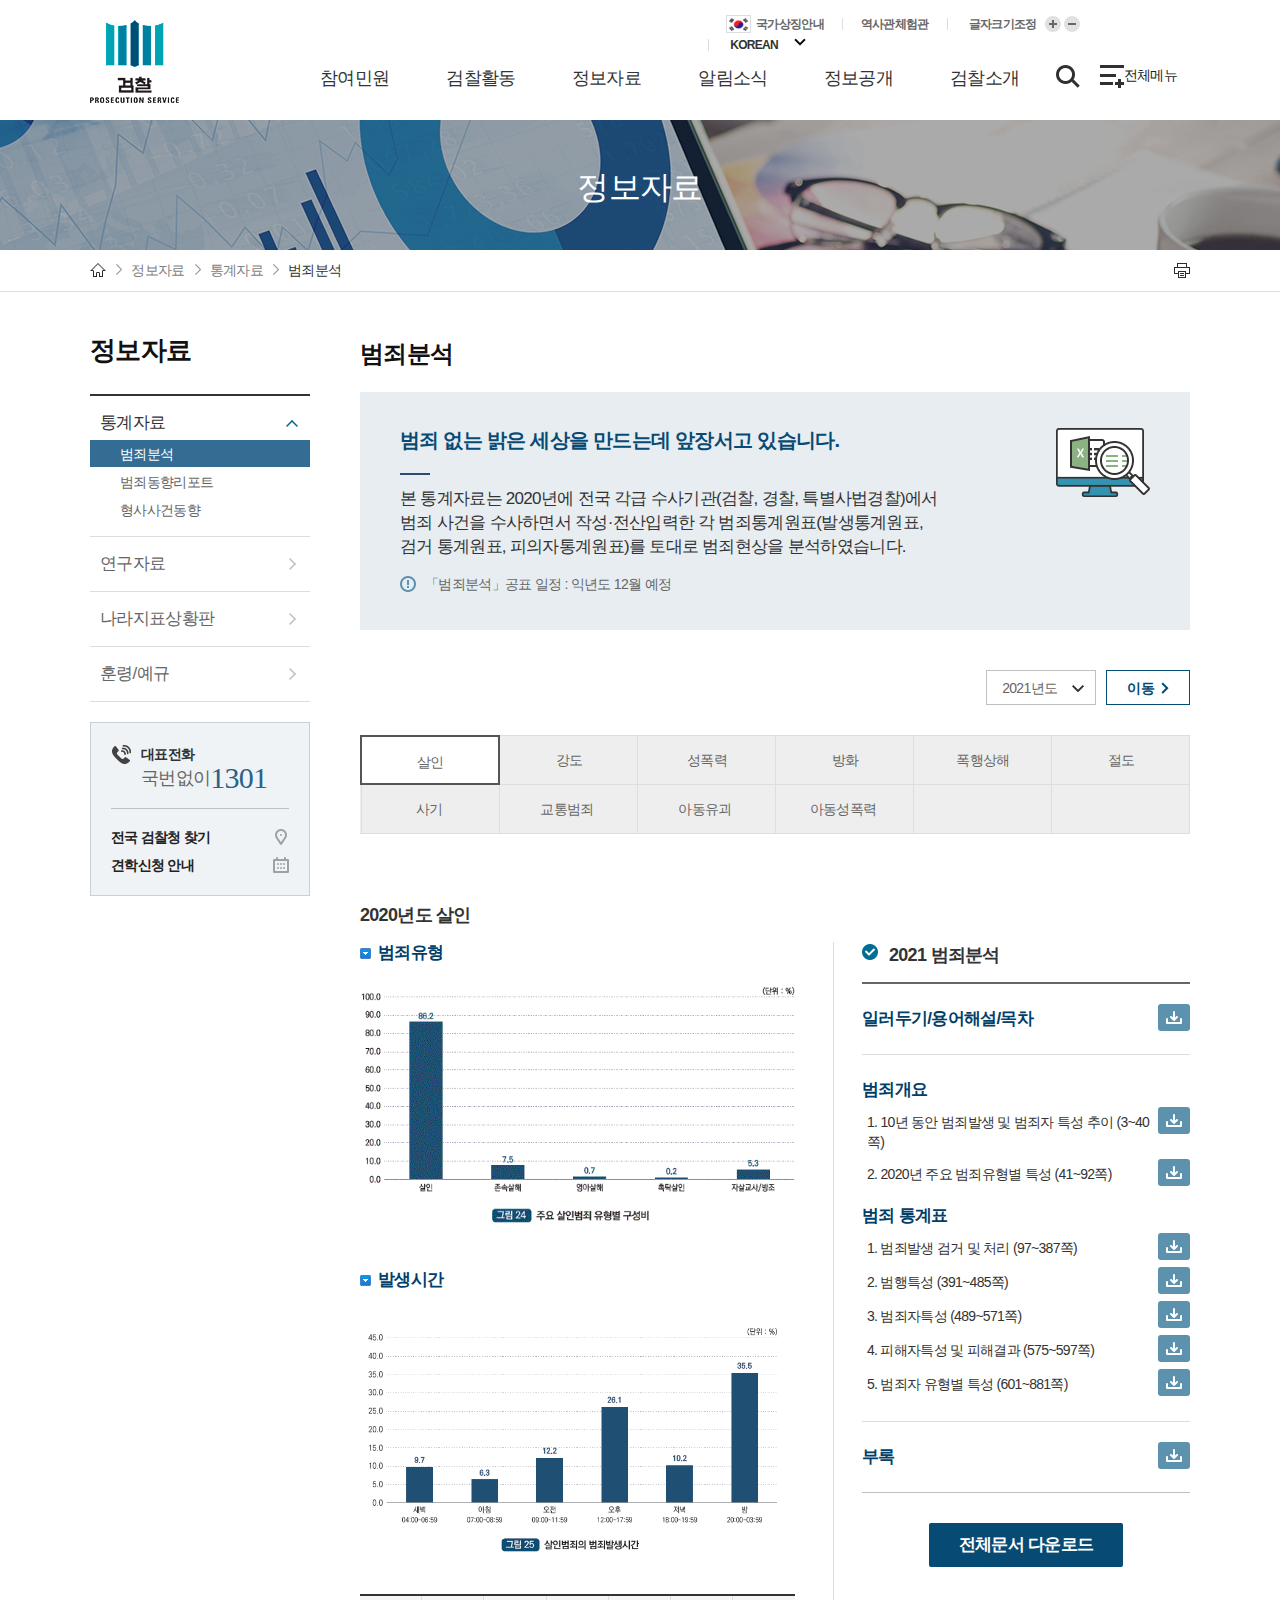
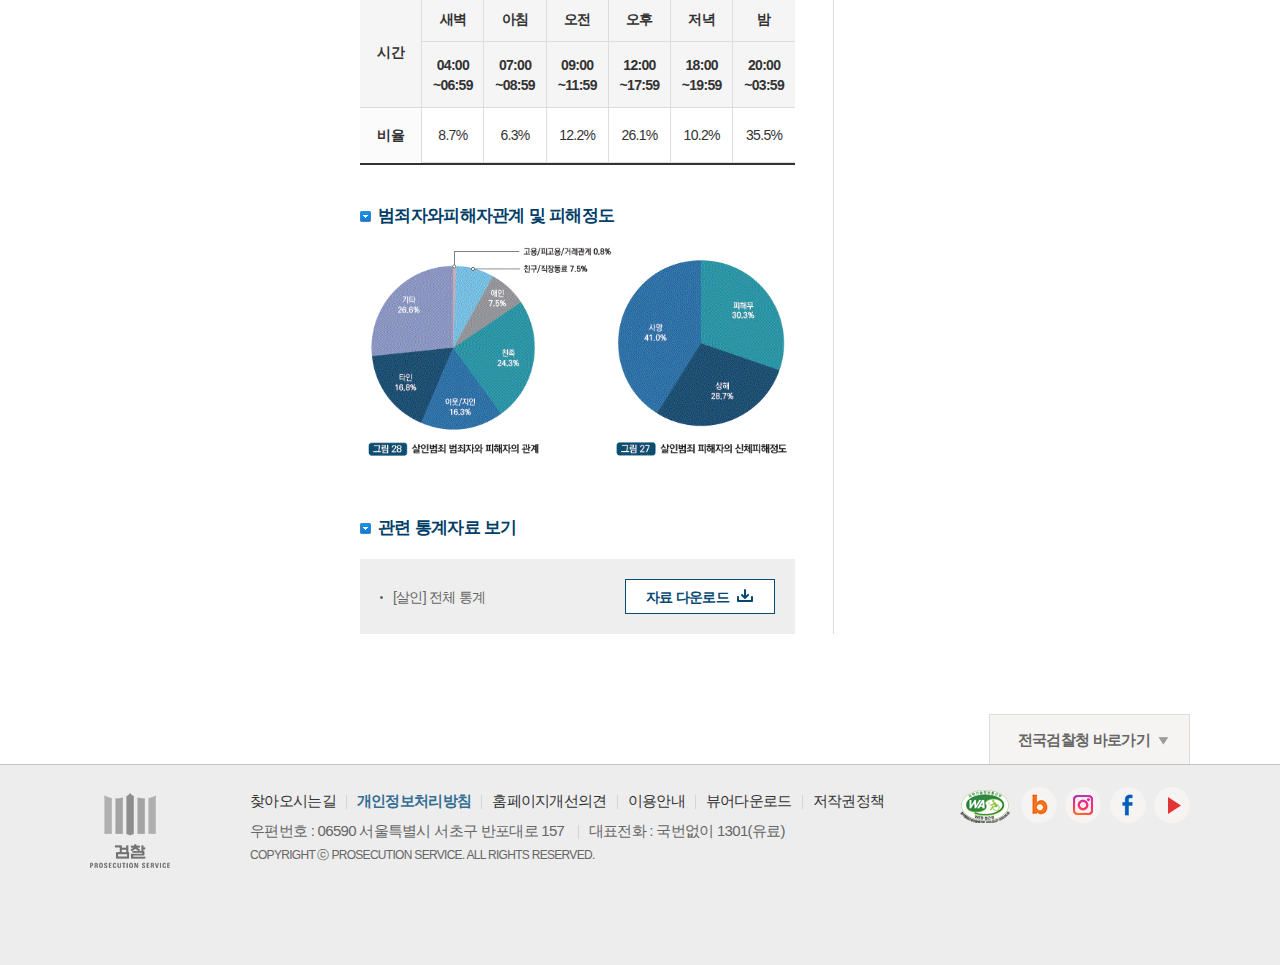
<file: indexSub3.html>
<!DOCTYPE HTML>
<html lang='ko'>
<head>
	<title>홈 > 참여민원 >	민원안내 >	민원사무 안내 - 대검찰청</title>
	<meta charset='utf-8'>
	<meta name='Viewport' content='width=device-width, initial-scale=1.0, minimum-scale=1.0, maximum-scale=1.6'>
	<meta name='Title' content='대검찰청'>
	<meta name='Subject' content='대검찰청 클론코딩'>
	<meta name='Keywords' content='html5, css3, 웹표준, 관공소, 대검찰청'>
	<meta name='Author' content='gayeon'>
	<meta name='Publisher' content='gayeon'>
	<meta name='Description' content='웹접근성, 웹표준을 준수한 대검찰청 클론코딩 입니다.'>
	<meta name='Author-Date' content='2022/10/28'>
	<meta name='Robots' content='index,follow'>
	<meta name="msapplication-TileColor" content="#ffffff">
	<meta name="msapplication-TileImage" content="/ms-icon-144x144.png">
	<meta name="theme-color" content="#ffffff">

	<link href="https://hangeul.pstatic.net/hangeul_static/css/nanum-square.css" rel="stylesheet">

	<link rel='stylesheet' href='css/reset.css'>
	<link rel='stylesheet' href='css/style3.css'>

	<link rel="apple-touch-icon" sizes="57x57" href="favicon/apple-icon-57x57.png">
	<link rel="apple-touch-icon" sizes="60x60" href="favicon/apple-icon-60x60.png">
	<link rel="apple-touch-icon" sizes="72x72" href="favicon/apple-icon-72x72.png">
	<link rel="apple-touch-icon" sizes="76x76" href="favicon/apple-icon-76x76.png">
	<link rel="apple-touch-icon" sizes="114x114" href="favicon/apple-icon-114x114.png">
	<link rel="apple-touch-icon" sizes="120x120" href="favicon/apple-icon-120x120.png">
	<link rel="apple-touch-icon" sizes="144x144" href="favicon/apple-icon-144x144.png">
	<link rel="apple-touch-icon" sizes="152x152" href="favicon/apple-icon-152x152.png">
	<link rel="apple-touch-icon" sizes="180x180" href="favicon/apple-icon-180x180.png">
	<link rel="icon" type="image/png" sizes="192x192"  href="favicon/android-icon-192x192.png">
	<link rel="icon" type="image/png" sizes="32x32" href="favicon/favicon-32x32.png">
	<link rel="icon" type="image/png" sizes="96x96" href="favicon/favicon-96x96.png">
	<link rel="icon" type="image/png" sizes="16x16" href="favicon/favicon-16x16.png">
	<link rel="shortcut icon" type="image/x-icon" href="favicon/aa.ico">
	
	<script src="https://code.jquery.com/jquery-3.6.1.min.js"></script>
	<script src="./js/script.js" defer></script>

	<link rel='stylesheet' href='https://use.fontawesome.com/releases/v5.5.0/css/all.css' integrity='sha384-B4dIYHKNBt8Bc12p+WXckhzcICo0wtJAoU8YZTY5qE0Id1GSseTk6S+L3BlXeVIU' crossorigin='anonymous'>
	<link rel="stylesheet" href="https://cdnjs.cloudflare.com/ajax/libs/font-awesome/4.7.0/css/font-awesome.min.css">
</head>
<body>
    <div id="wrap">
        <header id="header" class="header">
			<div class="container">
				<h1 class="logo"><a href="index.html" title="logo"><img src="./img/bg_logo.png" alt="로고"></a></h1>
				<div class="top">
					<ul>
						<li><a href="javascript:" class="nation">국가상징안내</a></li>
						<li><a href="javascript:">역사관체험관</a></li>
						<li class="zoom">
							<span>글자크기조정</span>
							<a href="javascript:" class="zoom-in">글자크기 더 크게</a>
							<a href="javascript:" class="zoom-out">글자크기 더 작게</a>
						</li>
						<li>
							<div class="language">
								<span><a href="javascript:">KOREAN</a></span>
								<div class="languageBox">
									<span><a href="javascript:" class="now">KOREAN</a></span>
									<span><a href="javascript:">ENGLISH</a></span>
									<span><a href="javascript:">CHINESE</a></span>
									<span><a href="javascript:">JAPANESE</a></span>
								</div>
							</div>
							
						</li>
					</ul>
				</div>
				<nav id="nav" class="gnbWrap">
					<div class="gnbArea">
						<ul id="gnb" class="menu">
							<li class="dep1">
								<a href="indexSub1.html" title="참여민원">참여민원</a>
								<div class="dep2Box">
									<div class="dep2List">
										<span>참여민원</span>
										<div class="scroll">
											<ul>
												<li class="dep2 sub">
													<a href="javascript:" title="민원안내">민원안내</a>
													<ul>
														<li class="dep3"><a href="javascript:" title="민원사무 안내">민원사무 안내</a></li>
														<li class="dep3"><a href="javascript:" title="민원서식 내려받기">민원서식 내려받기</a></li>
														<li class="dep3"><a href="javascript:" title="사건처리절차 안내">사건처리절차 안내</a></li>
														<li class="dep3"><a href="javascript:" title="민원서비스헌장">민원서비스헌장</a></li>
														<li class="dep3"><a href="javascript:" title="민원안내전화">민원안내전화</a></li>
														<li class="dep3"><a href="javascript:" title="적극행정제도 소개">적극행정제도 소개</a></li>
														<li class="dep3"><a href="javascript:" title="적극행정 소식란">적극행정 소식란</a></li>
													</ul>
												</li>
												<li class="dep2 sub">
													<a href="javascript:" title="일반민원">일반민원</a>
													<ul>
														<li class="dep3"><a href="javascript:" title="이용안내">이용안내</a></li>
														<li class="dep3"><a href="javascript:" title="민원신청/확인">민원신청/확인</a></li>
														<li class="dep3"><a href="javascript:" title="110정부민원안내콜센터">110정부민원안내콜센터</a></li>
														<li class="dep3"><a href="javascript:" title="공개민원 열람하기">공개민원 열람하기</a></li>
													</ul>
												</li>
												<li class="dep2"><a href="javascript:" class="new" title="제증명민원">제증명민원</a></li>
												<li class="dep2 sub"><a href="javascript:" title="벌과금/사건검색">벌과금/사건검색</a>
													<ul>
														<li class="dep3"><a href="javascript:" class="new" title="사건진행상황조회">사건진행상황조회</a></li>
														<li class="dep3"><a href="javascript:" class="new" title="벌과금납부조회">벌과금납부조회</a></li>
														<li class="dep3"><a href="javascript:" class="new" title="재판서 및 통지서 조회">재판서 및 통지서 조회</a></li>
														<li class="dep3"><a href="javascript:" class="new" title="가납금환급조회">가납금환급조회</a></li>
													</ul>
												</li>
												<li class="dep2"><a href="javascript:" title="자주묻는질문">자주묻는질문</a></li>
												<li class="dep2"><a href="javascript:" title="자유발언대">자유발언대</a></li>
												<li class="dep2 sub"><a href="javascript:" title="감동직원추천">감동직원추천</a>
													<ul>
														<li class="dep3"><a href="javascript:" title="국민감동직원추천">국민감동직원추천</a></li>
														<li class="dep3"><a href="javascript:" title="추천서 작성하기">추천서 작성하기</a></li>
														<li class="dep3"><a href="javascript:" title="내의견 보기">내의견 보기</a></li>
													</ul>
												</li>
											</ul>
										</div>
									</div>
								</div>
							</li>
							<li class="dep1">
								<a href="indexSub2.html" title="검찰활동">검찰활동</a>
								<div class="dep2Box">
									<div class="dep2List">
										<span>검찰활동</span>
										<div class="scroll">
											<ul>
												<li class="dep2 sub">
													<a href="javascript:" title="주요수사활동">주요수사활동</a>
													<ul>
														<li class="dep3"><a href="javascript:" title="부정부패수사">부정부패수사</a></li>
														<li class="dep3"><a href="javascript:" title="회계분석 &middot; 자금추적 수사지원">회계분석 &middot; 자금추적 수사지원</a></li>
														<li class="dep3"><a href="javascript:" title="기술유출범죄수사">기술유출범죄수사</a></li>
														<li class="dep3"><a href="javascript:" title="범죄수익환수수사">범죄수익환수수사</a></li>
														<li class="dep3"><a href="javascript:" title="마약 &middot; 조직폭력범죄수사">마약 &middot; 조직폭력범죄수사</a></li>
														<li class="dep3"><a href="javascript:" title="지식재산권침해범죄수사">지식재산권침해범죄수사</a></li>
														<li class="dep3"><a href="javascript:" title="과학수사">과학수사</a></li>
													</ul>
												</li>
												<li class="dep2 sub">
													<a href="javascript:" title="공판 &middot; 형 집행">공판 &middot; 형 집행</a>
													<ul>
														<li class="dep3"><a href="javascript:" title="공판활동">공판활동</a></li>
														<li class="dep3"><a href="javascript:" title="형의 집행">형의 집행</a></li>
													</ul>
												</li>
												<li class="dep2 sub">
													<a href="javascript:" title="지원활동">지원활동</a>
													<ul>
														<li class="dep3"><a href="javascript:" title="소년선도보호">소년선도보호</a></li>
														<li class="dep3"><a href="javascript:" title="피해자인권">피해자인권</a></li>
														<li class="dep3"><a href="javascript:" title="사회공헌">사회공헌</a></li>
													</ul>
												</li>
												<li class="dep2 sub">
													<a href="javascript:" title="국제협력">국제협력</a>
													<ul>
														<li class="dep3"><a href="javascript:" title="검찰의 국제공조">검찰의 국제공조</a></li>
														<li class="dep3"><a href="javascript:" title="국제협력 네트워크">국제협력 네트워크</a></li>
													</ul>
												</li>
											</ul>
										</div>
									</div>
								</div>
							</li>
							<li class="dep1">
								<a href="indexSub3.html" title="정보자료">정보자료</a>
								<div class="dep2Box">
									<div class="dep2List">
										<span>정보자료</span>
										<div class="scroll">
											<ul>
												<li class="dep2 sub">
													<a href="javascript:" title="통계자료">통계자료</a>
													<ul>
														<li class="dep3"><a href="javascript:" title="범죄분석">범죄분석</a></li>
														<li class="dep3"><a href="javascript:" title="범죄동향리포트">범죄동향리포트</a></li>
														<li class="dep3"><a href="javascript:" title="형사사건동향">형사사건동향</a></li>
													</ul>
												</li>
												<li class="dep2 sub">
													<a href="javascript:" title="연구자료">연구자료</a>
													<ul>
														<li class="dep3"><a href="javascript:" title="검찰관련 연구자료">검찰관련 연구자료</a></li>
														<li class="dep3"><a href="javascript:" class="new" title="해외연수검사 연구논문">해외연수검사 연구논문</a></li>
														<li class="dep3"><a href="javascript:" title="검찰연감">검찰연감</a></li>
													</ul>
												</li>
												<li class="dep2"><a href="javascript:" title="나라지표상황판">나라지표상황판</a></li>
												<li class="dep2"><a href="javascript:" title="훈령/예규">훈령/예규</a></li>
											</ul>
										</div>
									</div>
								</div>
							</li>
							<li class="dep1">
								<a href="indexSub4.html" title="알림소식">알림소식</a>
								<div class="dep2Box">
									<div class="dep2List">
										<span>알림소식</span>
										<div class="scroll">
											<ul>
												<li class="dep2"><a href="javascript:" title="공지사항">공지사항</a></li>
												<li class="dep2"><a href="javascript:" title="고시 &middot; 공고">고시 &middot; 공고</a></li>
												<li class="dep2"><a href="javascript:" title="검찰발표자료">검찰발표자료</a></li>
												<li class="dep2 sub">
													<a href="javascript:" title="검찰소식">검찰소식</a>
													<ul>
														<li class="dep3"><a href="javascript:" title="카드뉴스">카드뉴스</a></li>
														<li class="dep3"><a href="javascript:" class="new" title="생생영상">생생영상</a></li>
														<li class="dep3"><a href="javascript:" title="뉴스레터">뉴스레터</a></li>
													</ul>
												</li>
											</ul>
										</div>
									</div>
								</div>
							</li>
							<li class="dep1">
								<a href="indexSub5.html" title="정보공개">정보공개</a>
								<div class="dep2Box">
									<div class="dep2List">
										<span>정보공개</span>
										<div class="scroll">
											<ul>
												<li class="dep2 sub">
													<a href="javascript:" title="정보공개안내">정보공개안내</a>
													<ul>
														<li class="dep3"><a href="javascript:" title="정보공개제도란">정보공개제도란</a></li>
														<li class="dep3"><a href="javascript:" title="업무처리절차">업무처리절차</a></li>
														<li class="dep3"><a href="javascript:" title="공개청구권자">공개청구권자</a></li>
														<li class="dep3"><a href="javascript:" title="비공개 대상 정보 세부 기준">비공개 대상 정보 세부 기준</a></li>
														<li class="dep3"><a href="javascript:" title="정보공개방법">정보공개방법</a></li>
														<li class="dep3"><a href="javascript:" title="불복구제절차">불복구제절차</a></li>
														<li class="dep3"><a href="javascript:" title="수수료안내">수수료안내</a></li>
														<li class="dep3"><a href="javascript:" title="관련서식">관련서식</a></li>
													</ul>
												</li>
												<li class="dep2 sub">
													<a href="javascript:" title="사전정보공표">사전정보공표</a>
													<ul>
														<li class="dep3"><a href="javascript:" title="사전정보공표대상">사전정보공표대상</a></li>
													</ul>
												</li>
												<li class="dep2 sub"><a href="javascript:" title="정보목록">정보목록</a>
													<ul>
														<li class="dep3"><a href="javascript:" class="new" title="정보목록">정보목록</a></li>
														<li class="dep3"><a href="javascript:" title="2014.3. 이전 검찰청 정보목록">2014.3. 이전 검찰청 정보목록</a></li>
													</ul>
												</li>
												<li class="dep2"><a href="javascript:" title="정보공개청구">정보공개청구</a></li>
												<li class="dep2"><a href="javascript:" title="공공데이터개방">공공데이터개방</a></li>
												<li class="dep2"><a href="javascript:" title="정책실명제">정책실명제</a></li>
											</ul>
										</div>
									</div>
								</div>
							</li>
							<li class="dep1">
								<a href="indexSub6.html" title="검찰소개">검찰소개</a>
								<div class="dep2Box">
									<div class="dep2List">
										<span>검찰소개</span>
										<div class="scroll">
											<ul>
												<li class="dep2 sub">
													<a href="javascript:" title="검찰구성">검찰구성</a>
													<ul>
														<li class="dep3"><a href="javascript:" title="검찰이란?">검찰이란?</a></li>
														<li class="dep3"><a href="javascript:" title="검찰구성원">검찰구성원</a></li>
														<li class="dep3"><a href="javascript:" title="검사의 역할">검사의 역할</a></li>
													</ul>
												</li>
												<li class="dep2 sub">
													<a href="javascript:" title="조직 및 업무">조직 및 업무</a>
													<ul>
														<li class="dep3"><a href="javascript:" title="부서별연락처">부서별연락처</a></li>
														<li class="dep3"><a href="javascript:" title="검찰조직구조">검찰조직구조</a></li>
														<li class="dep3"><a href="javascript:" title="층별안내도">층별안내도</a></li>
														<li class="dep3"><a href="javascript:" title="대검찰청 배치표">대검찰청 배치표</a></li>
													</ul>
												</li>
												<li class="dep2 sub"><a href="javascript:" title="검찰총장소개">검찰총장소개</a>
													<ul>
														<li class="dep3"><a href="javascript:" title="총장인사말">총장인사말</a></li>
														<li class="dep3"><a href="javascript:" title="검찰총장과의 대화">검찰총장과의 대화</a></li>
														<li class="dep3"><a href="javascript:" title="총장동정">총장동정</a></li>
														<li class="dep3"><a href="javascript:" title="발표연설">발표연설</a></li>
														<li class="dep3"><a href="javascript:" title="역대총장">역대총장</a></li>
														<li class="dep3"><a href="javascript:" title="주요일정">주요일정</a></li>
													</ul>
												</li>
												<li class="dep2"><a href="javascript:" title="검찰CI/CM">검찰CI/CM</a></li>
												<li class="dep2 sub">
													<a href="javascript:" title="검찰역사관">검찰역사관</a>
													<ul>
														<li class="dep3"><a href="javascript:" title="검찰제도의 변천">검찰제도의 변천</a></li>
														<li class="dep3"><a href="javascript:" title="복제의 변천">복제의 변천</a></li>
														<li class="dep3"><a href="javascript:" title="서식의 변천">서식의 변천</a></li>
														<li class="dep3"><a href="javascript:" title="사건과 이슈"></a>사건과 이슈</li>
													</ul>
												</li>
												<li class="dep2 sub">
													<a href="javascript:" title="대검찰청견학">대검찰청견학</a>
													<ul>
														<li class="dep3"><a href="javascript:" title="견학안내">견학안내</a></li>
														<li class="dep3"><a href="javascript:" title="견학신청">견학신청</a></li>
														<li class="dep3"><a href="javascript:" title="견학소감">견학소감</a></li>
													</ul>
												</li>
												<li class="dep2"><a href="javascript:" title="찾아오시는길">찾아오시는길</a></li>
												<li class="dep2"><a href="javascript:" title="전국검찰청찾기">전국검찰청찾기</a></li>
												<li class="dep2 sub">
													<a href="javascript:" title="국가형사사법기록관">국가형사사법기록관</a>
													<ul>
														<li class="dep3"><a href="javascript:" title="기록관 소개">기록관 소개</a></li>
														<li class="dep3"><a href="javascript:" title="견학안내 및 신청">견학안내 및 신청</a></li>
													</ul>
												</li>
												<li class="dep2 sub">
													<a href="javascript:" title="1301검찰콜센터">1301검찰콜센터</a>
													<ul>
														<li class="dep3"><a href="javascript:" title="콜센터 소개">콜센터 소개</a></li>
														<li class="dep3"><a href="javascript:" title="이용안내">이용안내</a></li>
													</ul>
												</li>
											</ul>
										</div>
									</div>
								</div>
							</li>
						</ul>
					</div>
				</nav>
				<div class="btnIn sch">
					<span class="btn search">
						<a href="javascript:">검색 열기</a>
					</span>
				</div>
				<div class="schWrap">
					<div class="schArea">
						<label for="schWordFi">키워드 검색</label>
						<div>
							<input type="text" placeholder="검색어를 입력하세요." id="schWordFi" name="schWordFi">
							<button class="btnSearch">검색</button>
						</div>
					</div>
				</div>			
				<div class="btnIn allmn">
					<span class="btn allmenu">
						<a href="javascript:">전체메뉴</a>
					</span>
				</div>
				<btn class="allMenuWrap">
					<div class="allMenuDim"></div>
					<div class="allMenuBox">
						<dl>
							<dt><span>검찰 PROSECUTION SERVICE</span></dt>
							<dd>
								<div class="allMenuList" style="height: 833px;">
									<ul id="allMenu" class="menu">
										<li class="dep1">
											<a href="javascript:" title="참여민원">참여민원</a>
											<div class="dep2Box">
												<div class="dep2List">
													<span>참여민원</span>
													<div class="scroll">
														<ul>
															<li class="dep2 sub">
																<a href="javascript:" title="민원안내">민원안내</a>
																<ul>
																	<li class="dep3"><a href="javascript:" title="민원사무 안내">민원사무 안내</a></li>
																	<li class="dep3"><a href="javascript:" title="민원서식 내려받기">민원서식 내려받기</a></li>
																	<li class="dep3"><a href="javascript:" title="사건처리절차 안내">사건처리절차 안내</a></li>
																	<li class="dep3"><a href="javascript:" title="민원서비스헌장">민원서비스헌장</a></li>
																	<li class="dep3"><a href="javascript:" title="민원안내전화">민원안내전화</a></li>
																	<li class="dep3"><a href="javascript:" title="적극행정제도 소개">적극행정제도 소개</a></li>
																	<li class="dep3"><a href="javascript:" title="적극행정 소식란">적극행정 소식란</a></li>
																</ul>
															</li>
															<li class="dep2 sub">
																<a href="javascript:" title="일반민원">일반민원</a>
																<ul>
																	<li class="dep3"><a href="javascript:" title="이용안내">이용안내</a></li>
																	<li class="dep3"><a href="javascript:" title="민원신청/확인">민원신청/확인</a></li>
																	<li class="dep3"><a href="javascript:" title="110정부민원안내콜센터">110정부민원안내콜센터</a></li>
																	<li class="dep3"><a href="javascript:" title="공개민원 열람하기">공개민원 열람하기</a></li>
																</ul>
															</li>
															<li class="dep2"><a href="javascript:" class="new" title="제증명민원">제증명민원</a></li>
															<li class="dep2 sub"><a href="javascript:" title="벌과금/사건검색">벌과금/사건검색</a>
																<ul>
																	<li class="dep3"><a href="javascript:" class="new" title="사건진행상황조회">사건진행상황조회</a></li>
																	<li class="dep3"><a href="javascript:" class="new" title="벌과금납부조회">벌과금납부조회</a></li>
																	<li class="dep3"><a href="javascript:" class="new" title="재판서 및 통지서 조회">재판서 및 통지서 조회</a></li>
																	<li class="dep3"><a href="javascript:" class="new" title="가납금환급조회">가납금환급조회</a></li>
																</ul>
															</li>
															<li class="dep2"><a href="javascript:" title="자주묻는질문">자주묻는질문</a></li>
															<li class="dep2"><a href="javascript:" title="자유발언대">자유발언대</a></li>
															<li class="dep2 sub"><a href="javascript:" title="감동직원추천">감동직원추천</a>
																<ul>
																	<li class="dep3"><a href="javascript:" title="국민감동직원추천">국민감동직원추천</a></li>
																	<li class="dep3"><a href="javascript:" title="추천서 작성하기">추천서 작성하기</a></li>
																	<li class="dep3"><a href="javascript:" title="내의견 보기">내의견 보기</a></li>
																</ul>
															</li>
														</ul>
													</div>
												</div>
											</div>
										</li>
										<li class="dep1">
											<a href="javascript:" title="검찰활동">검찰활동</a>
											<div class="dep2Box">
												<div class="dep2List">
													<span>검찰활동</span>
													<div class="scroll">
														<ul>
															<li class="dep2 sub">
																<a href="javascript:" title="주요수사활동">주요수사활동</a>
																<ul>
																	<li class="dep3"><a href="javascript:" title="부정부패수사">부정부패수사</a></li>
																	<li class="dep3"><a href="javascript:" title="회계분석 &middot; 자금추적 수사지원">회계분석 &middot; 자금추적 수사지원</a></li>
																	<li class="dep3"><a href="javascript:" title="기술유출범죄수사">기술유출범죄수사</a></li>
																	<li class="dep3"><a href="javascript:" title="범죄수익환수수사">범죄수익환수수사</a></li>
																	<li class="dep3"><a href="javascript:" title="마약 &middot; 조직폭력범죄수사">마약 &middot; 조직폭력범죄수사</a></li>
																	<li class="dep3"><a href="javascript:" title="지식재산권침해범죄수사">지식재산권침해범죄수사</a></li>
																	<li class="dep3"><a href="javascript:" title="과학수사">과학수사</a></li>
																</ul>
															</li>
															<li class="dep2 sub">
																<a href="javascript:" title="공판 &middot; 형 집행">공판 &middot; 형 집행</a>
																<ul>
																	<li class="dep3"><a href="javascript:" title="공판활동">공판활동</a></li>
																	<li class="dep3"><a href="javascript:" title="형의 집행">형의 집행</a></li>
																</ul>
															</li>
															<li class="dep2 sub">
																<a href="javascript:" title="지원활동">지원활동</a>
																<ul>
																	<li class="dep3"><a href="javascript:" title="소년선도보호">소년선도보호</a></li>
																	<li class="dep3"><a href="javascript:" title="피해자인권">피해자인권</a></li>
																	<li class="dep3"><a href="javascript:" title="사회공헌">사회공헌</a></li>
																</ul>
															</li>
															<li class="dep2 sub">
																<a href="javascript:" title="국제협력">국제협력</a>
																<ul>
																	<li class="dep3"><a href="javascript:" title="검찰의 국제공조">검찰의 국제공조</a></li>
																	<li class="dep3"><a href="javascript:" title="국제협력 네트워크">국제협력 네트워크</a></li>
																</ul>
															</li>
														</ul>
													</div>
												</div>
											</div>
										</li>
										<li class="dep1">
											<a href="javascript:" title="정보자료">정보자료</a>
											<div class="dep2Box">
												<div class="dep2List">
													<span>정보자료</span>
													<div class="scroll">
														<ul>
															<li class="dep2 sub">
																<a href="javascript:" title="통계자료">통계자료</a>
																<ul>
																	<li class="dep3"><a href="javascript:" title="범죄분석">범죄분석</a></li>
																	<li class="dep3"><a href="javascript:" title="범죄동향리포트">범죄동향리포트</a></li>
																	<li class="dep3"><a href="javascript:" title="형사사건동향">형사사건동향</a></li>
																</ul>
															</li>
															<li class="dep2 sub">
																<a href="javascript:" title="연구자료">연구자료</a>
																<ul>
																	<li class="dep3"><a href="javascript:" title="검찰관련 연구자료">검찰관련 연구자료</a></li>
																	<li class="dep3"><a href="javascript:" class="new" title="해외연수검사 연구논문">해외연수검사 연구논문</a></li>
																	<li class="dep3"><a href="javascript:" title="검찰연감">검찰연감</a></li>
																</ul>
															</li>
															<li class="dep2"><a href="javascript:" title="나라지표상황판">나라지표상황판</a></li>
															<li class="dep2"><a href="javascript:" title="훈령/예규">훈령/예규</a></li>
														</ul>
													</div>
												</div>
											</div>
										</li>
										<li class="dep1">
											<a href="javascript:" title="알림소식">알림소식</a>
											<div class="dep2Box">
												<div class="dep2List">
													<span>알림소식</span>
													<div class="scroll">
														<ul>
															<li class="dep2"><a href="javascript:" title="공지사항">공지사항</a></li>
															<li class="dep2"><a href="javascript:" title="고시 &middot; 공고">고시 &middot; 공고</a></li>
															<li class="dep2"><a href="javascript:" title="검찰발표자료">검찰발표자료</a></li>
															<li class="dep2 sub">
																<a href="javascript:" title="검찰소식">검찰소식</a>
																<ul>
																	<li class="dep3"><a href="javascript:" title="카드뉴스">카드뉴스</a></li>
																	<li class="dep3"><a href="javascript:" class="new" title="생생영상">생생영상</a></li>
																	<li class="dep3"><a href="javascript:" title="뉴스레터">뉴스레터</a></li>
																</ul>
															</li>
														</ul>
													</div>
												</div>
											</div>
										</li>
										<li class="dep1">
											<a href="javascript:" title="정보공개">정보공개</a>
											<div class="dep2Box">
												<div class="dep2List">
													<span>정보공개</span>
													<div class="scroll">
														<ul>
															<li class="dep2 sub">
																<a href="javascript:" title="정보공개안내">정보공개안내</a>
																<ul>
																	<li class="dep3"><a href="javascript:" title="정보공개제도란">정보공개제도란</a></li>
																	<li class="dep3"><a href="javascript:" title="업무처리절차">업무처리절차</a></li>
																	<li class="dep3"><a href="javascript:" title="공개청구권자">공개청구권자</a></li>
																	<li class="dep3"><a href="javascript:" title="비공개 대상 정보 세부 기준">비공개 대상 정보 세부 기준</a></li>
																	<li class="dep3"><a href="javascript:" title="정보공개방법">정보공개방법</a></li>
																	<li class="dep3"><a href="javascript:" title="불복구제절차">불복구제절차</a></li>
																	<li class="dep3"><a href="javascript:" title="수수료안내">수수료안내</a></li>
																	<li class="dep3"><a href="javascript:" title="관련서식">관련서식</a></li>
																</ul>
															</li>
															<li class="dep2 sub">
																<a href="javascript:" title="사전정보공표">사전정보공표</a>
																<ul>
																	<li class="dep3"><a href="javascript:" title="사전정보공표대상">사전정보공표대상</a></li>
																</ul>
															</li>
															<li class="dep2 sub"><a href="javascript:" title="정보목록">정보목록</a>
																<ul>
																	<li class="dep3"><a href="javascript:" class="new" title="정보목록">정보목록</a></li>
																	<li class="dep3"><a href="javascript:" title="2014.3. 이전 검찰청 정보목록">2014.3. 이전 검찰청 정보목록</a></li>
																</ul>
															</li>
															<li class="dep2"><a href="javascript:" title="정보공개청구">정보공개청구</a></li>
															<li class="dep2"><a href="javascript:" title="공공데이터개방">공공데이터개방</a></li>
															<li class="dep2"><a href="javascript:" title="정책실명제">정책실명제</a></li>
														</ul>
													</div>
												</div>
											</div>
										</li>
										<li class="dep1">
											<a href="javascript:" title="검찰소개">검찰소개</a>
											<div class="dep2Box">
												<div class="dep2List">
													<span>검찰소개</span>
													<div class="scroll">
														<ul>
															<li class="dep2 sub">
																<a href="javascript:" title="검찰구성">검찰구성</a>
																<ul>
																	<li class="dep3"><a href="javascript:" title="검찰이란?">검찰이란?</a></li>
																	<li class="dep3"><a href="javascript:" title="검찰구성원">검찰구성원</a></li>
																	<li class="dep3"><a href="javascript:" title="검사의 역할">검사의 역할</a></li>
																</ul>
															</li>
															<li class="dep2 sub">
																<a href="javascript:" title="조직 및 업무">조직 및 업무</a>
																<ul>
																	<li class="dep3"><a href="javascript:" title="부서별연락처">부서별연락처</a></li>
																	<li class="dep3"><a href="javascript:" title="검찰조직구조">검찰조직구조</a></li>
																	<li class="dep3"><a href="javascript:" title="층별안내도">층별안내도</a></li>
																	<li class="dep3"><a href="javascript:" title="대검찰청 배치표">대검찰청 배치표</a></li>
																</ul>
															</li>
															<li class="dep2 sub"><a href="javascript:" title="검찰총장소개">검찰총장소개</a>
																<ul>
																	<li class="dep3"><a href="javascript:" title="총장인사말">총장인사말</a></li>
																	<li class="dep3"><a href="javascript:" title="검찰총장과의 대화">검찰총장과의 대화</a></li>
																	<li class="dep3"><a href="javascript:" title="총장동정">총장동정</a></li>
																	<li class="dep3"><a href="javascript:" title="발표연설">발표연설</a></li>
																	<li class="dep3"><a href="javascript:" title="역대총장">역대총장</a></li>
																	<li class="dep3"><a href="javascript:" title="주요일정">주요일정</a></li>
																</ul>
															</li>
															<li class="dep2"><a href="javascript:" title="검찰CI/CM">검찰CI/CM</a></li>
															<li class="dep2 sub">
																<a href="javascript:" title="검찰역사관">검찰역사관</a>
																<ul>
																	<li class="dep3"><a href="javascript:" title="검찰제도의 변천">검찰제도의 변천</a></li>
																	<li class="dep3"><a href="javascript:" title="복제의 변천">복제의 변천</a></li>
																	<li class="dep3"><a href="javascript:" title="서식의 변천">서식의 변천</a></li>
																	<li class="dep3"><a href="javascript:" title="사건과 이슈"></a>사건과 이슈</li>
																</ul>
															</li>
															<li class="dep2 sub">
																<a href="javascript:" title="대검찰청견학">대검찰청견학</a>
																<ul>
																	<li class="dep3"><a href="javascript:" title="견학안내">견학안내</a></li>
																	<li class="dep3"><a href="javascript:" title="견학신청">견학신청</a></li>
																	<li class="dep3"><a href="javascript:" title="견학소감">견학소감</a></li>
																</ul>
															</li>
															<li class="dep2"><a href="javascript:" title="찾아오시는길">찾아오시는길</a></li>
															<li class="dep2"><a href="javascript:" title="전국검찰청찾기">전국검찰청찾기</a></li>
															<li class="dep2 sub">
																<a href="javascript:" title="국가형사사법기록관">국가형사사법기록관</a>
																<ul>
																	<li class="dep3"><a href="javascript:" title="기록관 소개">기록관 소개</a></li>
																	<li class="dep3"><a href="javascript:" title="견학안내 및 신청">견학안내 및 신청</a></li>
																</ul>
															</li>
															<li class="dep2 sub">
																<a href="javascript:" title="1301검찰콜센터">1301검찰콜센터</a>
																<ul>
																	<li class="dep3"><a href="javascript:" title="콜센터 소개">콜센터 소개</a></li>
																	<li class="dep3"><a href="javascript:" title="이용안내">이용안내</a></li>
																</ul>
															</li>
														</ul>
													</div>
												</div>
											</div>
										</li>
										<li class="dep1">
											<a href="javascript:" title="이용안내">이용안내</a>
											<div class="dep2Box">
												<div class="dep2List">
													<span>이용안내</span>
													<div class="scroll">
														<ul>
															<li class="dep2"><a href="javascript:" title="이용안내">이용안내</a></li>
															<li class="dep2"><a href="javascript:" title="홈페이지개선의견">홈페이지개선의견</a></li>
															<li class="dep2 sub">
																<a href="javascript:" title="개인정보처리방침">개인정보처리방침</a>
																<ul>
																	<li class="dep3"><a href="javascript:" title="개인정보처리방침">개인정보처리방침</a></li>
																	<li class="dep3"><a href="javascript:" title="개정이력">개정이력</a></li>
																</ul>
															</li>
															<li class="dep2"><a href="javascript:" title="저작권정책">저작권정책</a></li>
															<li class="dep2"><a href="javascript:" title="글자크기조정안내">글자크기조정안내</a></li>
															<li class="dep2"><a href="javascript:" title="뷰어다운로드">뷰어다운로드</a></li>
															
														</ul>
													</div>
												</div>
											</div>
										</li>
									</ul>
								</div>
							</dd>
						</dl>
						<span class="allMenuClose"><a href="javascript:">전체보기 닫기</a></span>
					</div>
				</btn>
			</div>
		</header>
        <div id="topWrap" class="topWrap">
			<div class="topVisual">정보자료</div>
			<div class="container">
				<div class="breadCrumb">
					<a href="javascript:" class="home">홈</a>
					<a href="javascript:">정보자료</a>
					<a href="javascript:">통계자료</a>
					<span>범죄분석</span>
					<div class="util">
						<span class="print">
							<a href="javascript:" title="새창열림">인쇄하기</a>
						</span>
					</div>
				</div>
			</div>
		</div>
        <div id="inner" class="inner">
			<div class="container cf">
				<div class="lnbWrap">
					<h2 class="title">정보자료</h2>
					<ul id="lnb" class="lnb">
						<li class="dep2 sub on">
                            <a href="javascript:" title="통계자료">통계자료</a>
							<ul>
                                <li class="dep3 on"><a href="javascript:" title="범죄분석">범죄분석</a></li>
                                <li class="dep3"><a href="javascript:" title="범죄동향리포트">범죄동향리포트</a></li>
                                <li class="dep3"><a href="javascript:" title="형사사건동향">형사사건동향</a></li>
                            </ul>
						</li>
						<li>
                            <a href="javascript:" title="연구자료">연구자료</a>
                            <ul style="display: block;">
                                <li class="dep3"><a href="javascript:" title="검찰관련 연구자료">검찰관련 연구자료</a></li>
                                <li class="dep3"><a href="javascript:" class="new" target="_blank" title="새창열림" title="해외연수검사 연구논문">해외연수검사 연구논문</a></li>
                                <li class="dep3"><a href="javascript:" title="검찰연감">검찰연감</a></li>
                            </ul>
                        </li>
                        <li class="dep2">
                            <a href="javascript:" title="나라지표상황판">나라지표상황판</a>
                        </li>
                        <li class="dep2">
                            <a href="javascript:" title="훈령/예규">훈령/예규</a>
                        </li>
					</ul>
					<div class="banner">
						<div class="call">
							<span>대표전화</span>
							국번없이<em>1301</em>
						</div>
						<div class="info">
							<span class="sch"><a href="javascript:">전국 검찰청 찾기</a></span>
							<span class="visit"><a href="javascript:">견학신청 안내</a></span>
						</div>
					</div>
				</div>
				<div class="content">
					<div class="pageTitle">
						<h3>범죄분석</h3>
					</div>
                    <div class="contWrap">
                        <form class="crimeAnalysisFVo">
                            <div class="cmdBox ico15 blt">
                                <span class="imgDeco">
                                    <img src="./img/ico_deco15.png" alt="deco15">
                                </span>
                                <div class="cmdView">
                                    <dl>
                                        <dt><span class="title">범죄 없는 밝은 세상을 만드는데 앞장서고 있습니다.</span></dt>
                                        <dd>
                                            <p class="cmd">본 통계자료는 <span class="setYear">2020</span>년에 전국 각급 수사기관(검찰, 경찰, 특별사법경찰)에서<br>범죄 사건을 수사하면서 작성·전산입력한 각 범죄통계원표(발생통계원표,<br>검거 통계원표, 피의자통계원표)를 토대로 범죄현상을 분석하였습니다.</p>
                                            <p class="txtT">「범죄분석」공표 일정 : 익년도 12월 예정</p>
                                        </dd>
                                    </dl>
                                </div>
                            </div>
                            <div class="selectYear">
                                <div class="sel">
                                    <div class="selectBox selectBoxWrap" style="width: 110px;">
                                        <div class="selectStyle">
                                            <select name="year" id="year" title="범죄분석 연도선택" class="select">
												<option value="javascript:" selected="selected">2021년도</option>
												<option value="javascript:">2020년도</option>
												<option value="javascript:">2019년도</option>
												<option value="javascript:">2018년도</option>
												<option value="javascript:">2017년도</option>
												<option value="javascript:">2016년도</option>
												<option value="javascript:">2015년도</option>
												<option value="javascript:">2014년도</option>
												<option value="javascript:">2013년도</option>
												<option value="javascript:">2012년도</option>
											</select>
                                            <a href="javascript:" class="selected">2021년도</a>
											<div class="layerOption on scroll" style="width: 110px;">
												<div class="option on"><a href="javascript:">2021년도</a></div>
												<div class="option"><a href="javascript:">2020년도</a></div>
												<div class="option"><a href="javascript:">2019년도</a></div>
												<div class="option"><a href="javascript:">2018년도</a></div>
												<div class="option"><a href="javascript:">2017년도</a></div>
												<div class="option"><a href="javascript:">2016년도</a></div>
												<div class="option"><a href="javascript:">2015년도</a></div>
												<div class="option"><a href="javascript:">2014년도</a></div>
												<div class="option"><a href="javascript:">2013년도</a></div>
												<div class="option"><a href="javascript:">2012년도</a></div>
											</div>
                                        </div>
                                    </div>
                                    <a href="javascript:n" class="btnw goto">
                                        <span>이동</span>
                                    </a>
                                </div>
                            </div>
                            <div class="tapArea">
                                <ul class="tap tap6">
                                    <li class="on"><a href="javascript:n">살인<span class="blind">선택됨</span></a></li>
                                    <li><a href="javascript:n">강도</a></li>
                                    <li><a href="javascript:n">성폭력</a></li>
                                    <li><a href="javascript:n">방화</a></li>
                                    <li><a href="javascript:n">폭행상해</a></li>
                                    <li><a href="javascript:n">절도</a></li>
                                    <li><a href="javascript:n">사기</a></li>
                                    <li><a href="javascript:n">교통범죄</a></li>
                                    <li><a href="javascript:n">아동유괴</a></li>
                                    <li><a href="javascript:n">아동성폭력</a></li>
                                </ul>
                            </div>
                            <div class="cont">
                                <div id="살인" class="tapCont" style="display: block;">
                                    <div class="crimeArea">
                                        <div class="crimeInfoArea">
                                            <h4 class="cont">2020년도 살인</h4>
                                            <div class="crimeInfo">
                                                <h5 class="cont">범죄유형</h5>
                                                <div><img src="./img/2020_1_1_2021122317091811.gif" alt="주요 살인범죄 유형별 구성비 : 살인 86.2%, 존속살해 7.5%, 영아살해 0.7%, 촉탁살인 0.2%, 자살교사/방조 5.3%" style="width: 435px; height: 240px;"></div>
                                                <h5 class="cont">발생시간</h5>
                                                <div>
                                                    <img src="./img/2020.1-2_2021122313451278.PNG" alt="살인범죄의 발생시간대 : 새벽 04:00~06:59 8.7%, 아침 07:00~08:59 5.2%, 오전 09:00~11:59 12.4%, 오후 12:00~17:59 27.9%, 저녁 18:00~19:59 10.3%, 밤 20:00~03:59 35.5%" style="width: 435px; height: 248px;">
                                                </div>
                                                <div class="tblArea">
                                                    <table>
                                                        <caption>2020년 살인범죄 발생시간</caption>
                                                        <colgroup>
                                                            <col style="width: 14.2%;">
                                                            <col style="width: 14.3%;">
                                                            <col style="width: 14.3%;">
                                                            <col style="width: 14.3%;">
                                                            <col style="width: 14.3%;">
                                                            <col style="width: 14.3%;">
                                                            <col style="width: 14.3%;">
                                                        </colgroup>
                                                        <thead>
                                                            <tr>
                                                                <th rowspan="2" scope="col">시간</th>
                                                                <th scope="col">새벽</th>
                                                                <th scope="col">아침</th>
                                                                <th scope="col">오전</th>
                                                                <th scope="col">오후</th>
                                                                <th scope="col">저녁</th>
                                                                <th scope="col">밤</th>
                                                            </tr>
                                                            <tr>
                                                                <th class="ths" scope="col">04:00<br>~06:59</th>
                                                                <th class="ths" scope="col">07:00<br>~08:59</th>
                                                                <th class="ths" scope="col">09:00<br>~11:59</th>
                                                                <th class="ths" scope="col">12:00<br>~17:59</th>
                                                                <th class="ths" scope="col">18:00<br>~19:59</th>
                                                                <th class="ths" scope="col">20:00<br>~03:59</th>
                                                            </tr>
                                                        </thead>
                                                        <tbody>
                                                            <tr>
                                                                <th class="th" scope="row">비율</th>
                                                                <td>8.7%</td>
                                                                <td>6.3%</td>
                                                                <td>12.2%</td>
                                                                <td>26.1%</td>
                                                                <td>10.2%</td>
                                                                <td>35.5%</td>
                                                            </tr>
                                                        </tbody>
                                                    </table>
                                                </div>
                                                <h5 class="cont">범죄자와피해자관계 및 피해정도</h5>
                                                <div class="graphImg">
                                                    <span><img src="./img/2020_1_4_2021122317115273.gif" alt="살인범죄자와 피해자의 관계 : 타인 16.8%, 이웃/지인 16.3%, 친족 24.3%, 애인 7.5%, 친구/직장동료 7.5%, 고용/피고용/거래관계 0.8%, 기타 26.6%" style="width: 245px; height: 210px;"></span>
                                                    <span><img src="./img/2020_1_3_2021122317140905.gif" alt="살인범죄 피해자의 신체피해결과 : 사망 41.0%, 상해 28.7%, 피해무 30.3%" style="width: 173px; height: 199px;"></span>
                                                </div>
                                                <h5 class="cont">관련 통계자료 보기</h5>
                                                <div class="relatBtn">
                                                    <p class="txt">[살인] 전체 통계</p>
                                                    <a href="javascript:" class="btnw download" title="다운로드창열림">자료 다운로드</a>
                                                </div>
                                            </div>
                                        </div>
                                        <div class="crimeDocList">
                                            <h4 class="cont">2021 범죄분석</h4>
                                            <ul class="list">
                                                <li>
                                                    <h5 class="tit">일러두기/용어해설/목차</h5>
                                                    <a href="javascript:" class="doc ico" title="다운로드창열림"></a>
                                                </li>
                                                <li>
                                                    <h5 class="tit">범죄개요</h5>
                                                    <ul>
                                                        <li>
                                                            <p>1. 10년 동안 범죄발생 및 범죄자 특성 추이 (3~40쪽)</p>
                                                            <a href="javascript:" class="doc ico" title="다운로드창열림">해당문서다운로드</a>
                                                        </li>
                                                        <li>
                                                            <p>2. 2020년 주요 범죄유형별 특성 (41~92쪽)</p>
                                                            <a href="javascript:" class="doc ico" title="다운로드창열림">해당문서다운로드</a>
                                                        </li>
                                                    </ul>
                                                    <h5 class="tit">범죄 통계표</h5>
                                                    <ul>
                                                        <li>
                                                            <p>1. 범죄발생 검거 및 처리 (97~387쪽)</p>
                                                            <a href="javascript:" class="doc ico" title="다운로드창열림">해당문서다운로드</a>
                                                        </li>
                                                        <li>
                                                            <p>2. 범행특성 (391~485쪽)</p>
                                                            <a href="javascript:" class="doc ico" title="다운로드창열림">해당문서다운로드</a>
                                                        </li>
                                                        <li>
                                                            <p>3. 범죄자특성 (489~571쪽)</p>
                                                            <a href="javascript:" class="doc ico" title="다운로드창열림">해당문서다운로드</a>
                                                        </li>
                                                        <li>
                                                            <p>4. 피해자특성 및 피해결과 (575~597쪽)</p>
                                                            <a href="javascript:" class="doc ico" title="다운로드창열림">해당문서다운로드</a>
                                                        </li>
                                                        <li>
                                                            <p>5. 범죄자 유형별 특성 (601~881쪽)</p>
                                                            <a href="javascript:" class="doc ico" title="다운로드창열림">해당문서다운로드</a>
                                                        </li>
                                                    </ul>
                                                </li>
                                                <li>
                                                    <h5 class="tit">부록</h5>
                                                    <a href="javascript:" class="doc ico" title="다운로드창열림"></a>
                                                </li>
                                            </ul>
                                            <div class="btnArea">
                                                <a href="javascript:" class="btn down" title="2020년 범죄분석 전체문서 다운로드창열림">
                                                    <span>전체문서 다운로드</span>
                                                </a>
                                            </div>
                                        </div>
                                    </div>
                                </div>
                            </div>
                        </form>
                    </div>
				</div>
			</div>
		</div>
        <div class="main_cont5">
			<div class="siteList">
				<div class="container">
					<div class="open">
						<a href="javascript:">전국검찰청 바로가기</a>
					</div>
				</div>
			</div>
			<div class="popBox">
				<div class="container">
					<dl>
						<dt>전국검찰청 바로가기</dt>
						<dd>
							<ul class="site">
								<li><a href="javascript:" class="high solo">대검찰청</a></li>
								<li>
									<a href="javascript:" class="high">서울고등검찰청</a>
									<div>
										<ul class="listSeoul">
											<li><a href="javascript:">서울중앙지방검찰청</a></li>
											<li><a href="javascript:">서울동부지방검찰청</a></li>
											<li><a href="javascript:">서울남부지방검찰청</a></li>
											<li><a href="javascript:">서울북부지방검찰청</a></li>
											<li><a href="javascript:">서울서부지방검찰청</a></li>
										</ul>
									</div>
									<div>
										<a href="javascript:" class="main">의정부지방검찰청</a>
										<ul class="s-list">
											<li><a href="javascript:">고양지청</a></li>
											<li><a href="javascript:">남양주지청</a></li>
										</ul>
									</div>
									<div>
										<a href="javascript:" class="main">인천지방검찰청</a>
										<ul class="s-list">
											<li><a href="javascript:">부천지청</a></li>
										</ul>
									</div>
									<div>
										<a href="javascript:" class="main">춘천지방검찰청</a>
										<ul class="s-list">
											<li><a href="javascript:">강릉지청</a></li>
											<li><a href="javascript:">원주지청</a></li>
											<li><a href="javascript:">속초지청</a></li>
											<li><a href="javascript:">영월지청</a></li>
										</ul>
									</div>
								</li>
								<li>
									<a href="javascript:" class="high">수원고등검찰청</a>
									<div>
										<a href="javascript:" class="main">수원지방검찰청</a>
										<ul class="s-list">
											<li><a href="javascript:">성남지청</a></li>
											<li><a href="javascript:">여주지청</a></li>
											<li><a href="javascript:">평택지청</a></li>
											<li><a href="javascript:">안산지청</a></li>
											<li><a href="javascript:">안양지청</a></li>
										</ul>
									</div>
								</li>
								<li>
									<a href="javascript:" class="high">대전고등검찰청</a>
									<div>
										<a href="javascript:" class="main">대전지방검찰청</a>
										<ul class="s-list">
											<li><a href="javascript:">홍성지청</a></li>
											<li><a href="javascript:">공주지청</a></li>
											<li><a href="javascript:">서산지청</a></li>
											<li><a href="javascript:">천안지청</a></li>
										</ul>
									</div>
									<div>
										<a href="javascript:" class="main">청주지방검찰청</a>
										<ul class="s-list">
											<li><a href="javascript:">충주지청</a></li>
											<li><a href="javascript:">제천지청</a></li>
											<li><a href="javascript:">영동지청</a></li>
										</ul>
									</div>
								</li>
								<li>
									<a href="javascript:" class="high">대구고등검찰청</a>
									<div>
										<a href="javascript:" class="main">대구지방검찰청</a>
										<ul class="s-list">
											<li><a href="javascript:">서부지청</a></li>
											<li><a href="javascript:">안동지청</a></li>
											<li><a href="javascript:">경주지청</a></li>
											<li><a href="javascript:">포항지청</a></li>
											<li><a href="javascript:">김천지청</a></li>
											<li><a href="javascript:">상주지청</a></li>
											<li><a href="javascript:">의성지청</a></li>
											<li><a href="javascript:">영덕지청</a></li>
										</ul>
									</div>
								</li>
								<li>
									<a href="javascript:" class="high">부산고등검찰청</a>
									<div>
										<a href="javascript:" class="main">부산지방검찰청</a>
										<ul class="s-list">
											<li><a href="javascript:">동부지청</a></li>
											<li><a href="javascript:">서울지청</a></li>
										</ul>
									</div>
									<div>
										<a href="javascript:" class="main">울산지방검찰청</a>
										<ul class="s-list">
											<li><a href="javascript:">&nbsp;</a></li>
										</ul>
									</div>
									<div>
										<a href="javascript:" class="main">창원지방검찰청</a>
										<ul class="s-list">
											<li><a href="javascript:">마산지청</a></li>
											<li><a href="javascript:">진주지청</a></li>
											<li><a href="javascript:">통영지청</a></li>
											<li><a href="javascript:">밀양지청</a></li>
											<li><a href="javascript:">거창지청</a></li>
										</ul>
									</div>
								</li>
								<li>
									<a href="javascript:" class="high">광주고등검찰청</a>
									<div>
										<a href="javascript:" class="main">광주지방검찰청</a>
										<ul class="s-list">
											<li><a href="javascript:">목포지청</a></li>
											<li><a href="javascript:">장흥지청</a></li>
											<li><a href="javascript:">순천지청</a></li>
											<li><a href="javascript:">해남지청</a></li>
										</ul>
									</div>
									<div>
										<a href="javascript:" class="main">전주지방검찰청</a>
										<ul class="s-list">
											<li><a href="javascript:">군산지청</a></li>
											<li><a href="javascript:">정읍지청</a></li>
											<li><a href="javascript:">남원지청</a></li>
										</ul>
									</div>
									<div>
										<a href="javascript:" class="main">제주지방검찰청</a>
									</div>
								</li>
							</ul>
						</dd>
					</dl>
				</div>
			</div>
		</div>
        <footer id="footer">
			<div class="container">
				<div class="ftInner">
					<a href="javascript:" class="f-logo"></a>
					<ul class="ftMenu">
						<li><a href="javascript:">찾아오시는길</a></li>
						<li><a href="javascript:">개인정보처리방침</a></li>
						<li><a href="javascript:">홈페이지개선의견</a></li>
						<li><a href="javascript:">이용안내</a></li>
						<li><a href="javascript:">뷰어다운로드</a></li>
						<li><a href="javascript:">저작권정책</a></li>
					</ul>
					<address class="addArea">
						<span class="address">우편번호 : 06590 서울특별시 서초구 반포대로 157</span>
						<span class="call">대표전화 : 국번없이 1301(유료)</span>
					</address>
					<div class="capyright">COPYRIGHT ⓒ PROSECUTION SERVICE. ALL RIGHTS RESERVED.</div>
					<div class="btm">
						<span><a href="javascript:" class="wa" target="_blank" title="웹접근성 인증현황 새창열림"></a></span>
						<div class="snsBox">
							<span><a href="javascript:" class="blog" target="_blank" title="대검찰청 브이로그 새창열림"></a></span>
							<span><a href="javascript:" class="insta" target="_blank" title="대검찰청 인스타그램 새창열림"></a></span>
							<span><a href="javascript:" class="fb" target="_blank" title="대검찰청 페이스북 새창열림"></a></span>
							<span><a href="javascript:" class="yt" target="_blank" title="대검찰청 유튜브 새창열림"></a></span>
						</div>
					</div>
				</div>
			</div>
		</footer>
    </div>
</body>
</file>
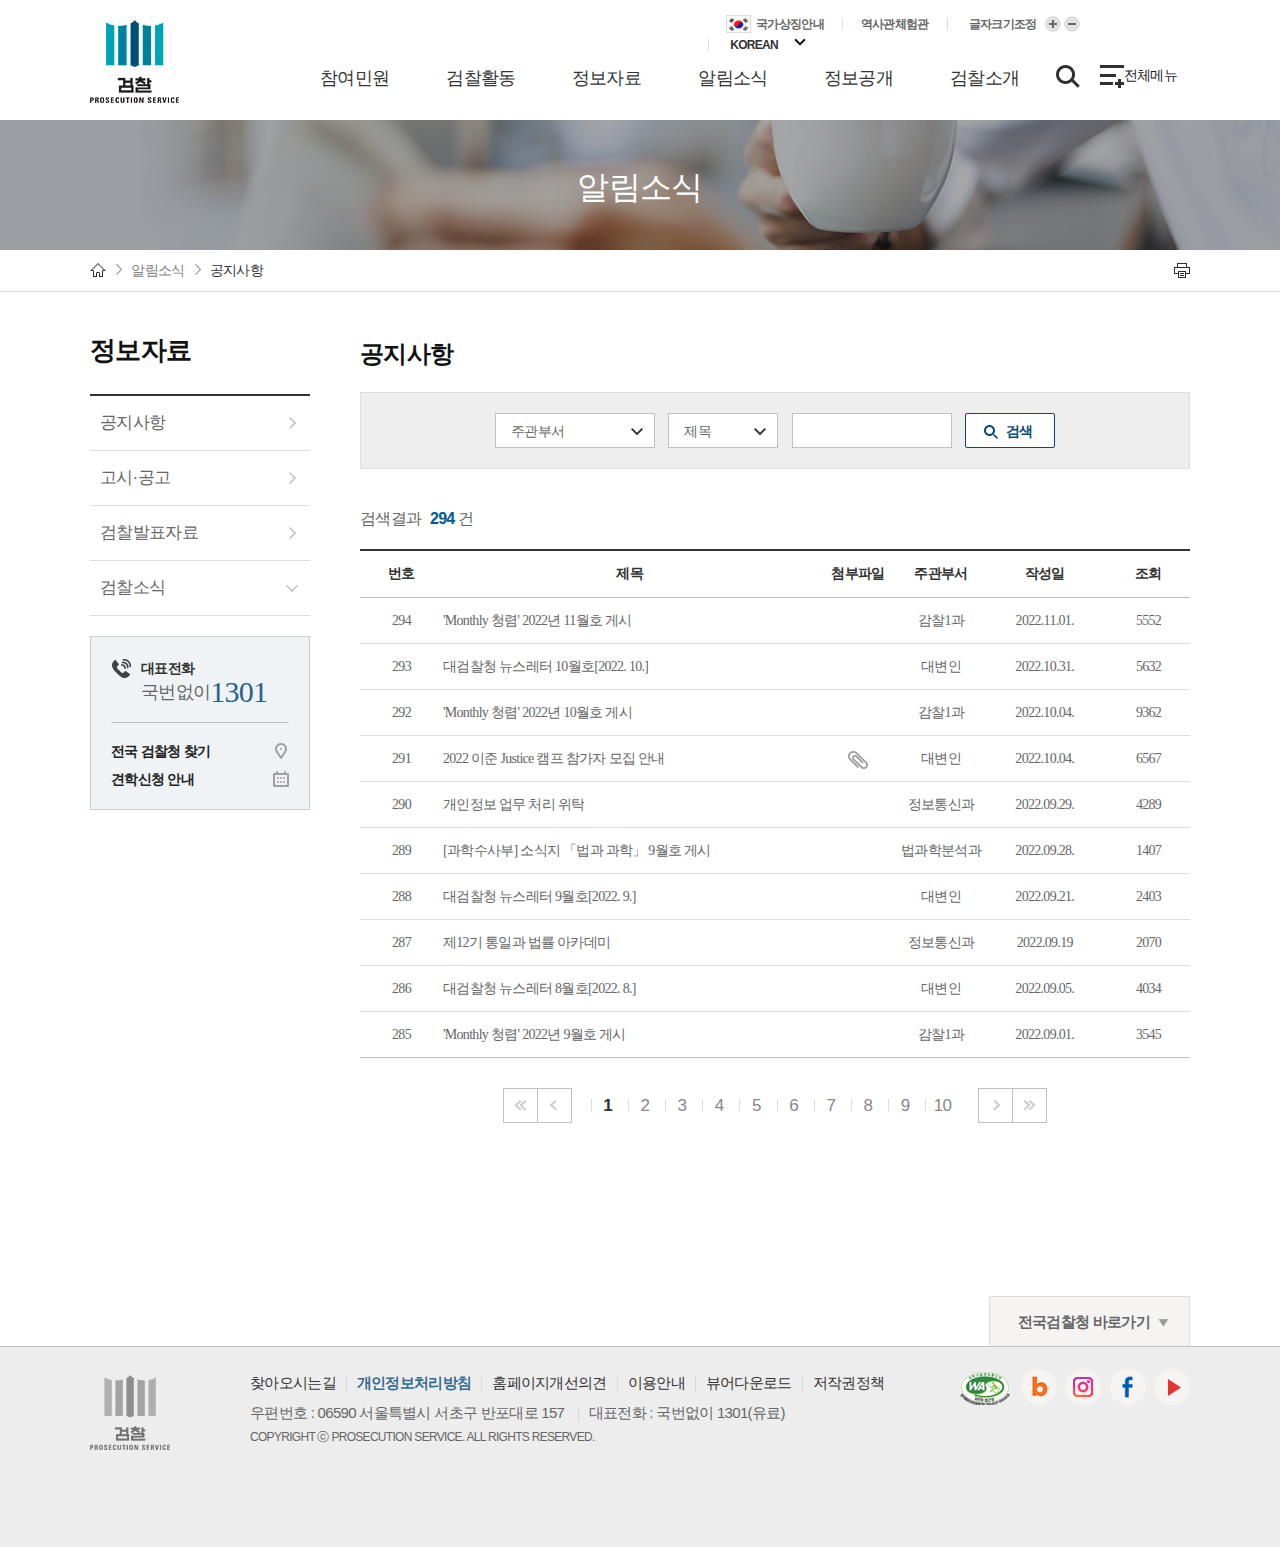
<file: indexSub4.html>
<!DOCTYPE HTML>
<html lang='ko'>
<head>
	<title>홈 > 참여민원 >	민원안내 >	민원사무 안내 - 대검찰청</title>
	<meta charset='utf-8'>
	<meta name='Viewport' content='width=device-width, initial-scale=1.0, minimum-scale=1.0, maximum-scale=1.6'>
	<meta name='Title' content='대검찰청'>
	<meta name='Subject' content='대검찰청 클론코딩'>
	<meta name='Keywords' content='html5, css3, 웹표준, 관공소, 대검찰청'>
	<meta name='Author' content='gayeon'>
	<meta name='Publisher' content='gayeon'>
	<meta name='Description' content='웹접근성, 웹표준을 준수한 대검찰청 클론코딩 입니다.'>
	<meta name='Author-Date' content='2022/10/28'>
	<meta name='Robots' content='index,follow'>
	<meta name="msapplication-TileColor" content="#ffffff">
	<meta name="msapplication-TileImage" content="/ms-icon-144x144.png">
	<meta name="theme-color" content="#ffffff">

	<link href="https://hangeul.pstatic.net/hangeul_static/css/nanum-square.css" rel="stylesheet">

	<link rel='stylesheet' href='css/reset.css'>
	<link rel='stylesheet' href='css/style4.css'>

	<link rel="apple-touch-icon" sizes="57x57" href="favicon/apple-icon-57x57.png">
	<link rel="apple-touch-icon" sizes="60x60" href="favicon/apple-icon-60x60.png">
	<link rel="apple-touch-icon" sizes="72x72" href="favicon/apple-icon-72x72.png">
	<link rel="apple-touch-icon" sizes="76x76" href="favicon/apple-icon-76x76.png">
	<link rel="apple-touch-icon" sizes="114x114" href="favicon/apple-icon-114x114.png">
	<link rel="apple-touch-icon" sizes="120x120" href="favicon/apple-icon-120x120.png">
	<link rel="apple-touch-icon" sizes="144x144" href="favicon/apple-icon-144x144.png">
	<link rel="apple-touch-icon" sizes="152x152" href="favicon/apple-icon-152x152.png">
	<link rel="apple-touch-icon" sizes="180x180" href="favicon/apple-icon-180x180.png">
	<link rel="icon" type="image/png" sizes="192x192"  href="favicon/android-icon-192x192.png">
	<link rel="icon" type="image/png" sizes="32x32" href="favicon/favicon-32x32.png">
	<link rel="icon" type="image/png" sizes="96x96" href="favicon/favicon-96x96.png">
	<link rel="icon" type="image/png" sizes="16x16" href="favicon/favicon-16x16.png">
	<link rel="shortcut icon" type="image/x-icon" href="favicon/aa.ico">

	<script src="https://code.jquery.com/jquery-3.6.1.min.js"></script>
	<script src="./js/script.js" defer></script>

	<link rel='stylesheet' href='https://use.fontawesome.com/releases/v5.5.0/css/all.css' integrity='sha384-B4dIYHKNBt8Bc12p+WXckhzcICo0wtJAoU8YZTY5qE0Id1GSseTk6S+L3BlXeVIU' crossorigin='anonymous'>
	<link rel="stylesheet" href="https://cdnjs.cloudflare.com/ajax/libs/font-awesome/4.7.0/css/font-awesome.min.css">
</head>
<body>
    <div id="wrap">
        <header id="header" class="header">
			<div class="container">
				<h1 class="logo"><a href="index.html" title="logo"><img src="./img/bg_logo.png" alt="로고"></a></h1>
				<div class="top">
					<ul>
						<li><a href="javascript:" class="nation">국가상징안내</a></li>
						<li><a href="javascript:">역사관체험관</a></li>
						<li class="zoom">
							<span>글자크기조정</span>
							<a href="javascript:" class="zoom-in">글자크기 더 크게</a>
							<a href="javascript:" class="zoom-out">글자크기 더 작게</a>
						</li>
						<li>
							<div class="language">
								<span><a href="javascript:">KOREAN</a></span>
								<div class="languageBox">
									<span><a href="javascript:" class="now">KOREAN</a></span>
									<span><a href="javascript:">ENGLISH</a></span>
									<span><a href="javascript:">CHINESE</a></span>
									<span><a href="javascript:">JAPANESE</a></span>
								</div>
							</div>
							
						</li>
					</ul>
				</div>
				<nav id="nav" class="gnbWrap">
					<div class="gnbArea">
						<ul id="gnb" class="menu">
							<li class="dep1">
								<a href="indexSub1.html" title="참여민원">참여민원</a>
								<div class="dep2Box">
									<div class="dep2List">
										<span>참여민원</span>
										<div class="scroll">
											<ul>
												<li class="dep2 sub">
													<a href="javascript:" title="민원안내">민원안내</a>
													<ul>
														<li class="dep3"><a href="javascript:" title="민원사무 안내">민원사무 안내</a></li>
														<li class="dep3"><a href="javascript:" title="민원서식 내려받기">민원서식 내려받기</a></li>
														<li class="dep3"><a href="javascript:" title="사건처리절차 안내">사건처리절차 안내</a></li>
														<li class="dep3"><a href="javascript:" title="민원서비스헌장">민원서비스헌장</a></li>
														<li class="dep3"><a href="javascript:" title="민원안내전화">민원안내전화</a></li>
														<li class="dep3"><a href="javascript:" title="적극행정제도 소개">적극행정제도 소개</a></li>
														<li class="dep3"><a href="javascript:" title="적극행정 소식란">적극행정 소식란</a></li>
													</ul>
												</li>
												<li class="dep2 sub">
													<a href="javascript:" title="일반민원">일반민원</a>
													<ul>
														<li class="dep3"><a href="javascript:" title="이용안내">이용안내</a></li>
														<li class="dep3"><a href="javascript:" title="민원신청/확인">민원신청/확인</a></li>
														<li class="dep3"><a href="javascript:" title="110정부민원안내콜센터">110정부민원안내콜센터</a></li>
														<li class="dep3"><a href="javascript:" title="공개민원 열람하기">공개민원 열람하기</a></li>
													</ul>
												</li>
												<li class="dep2"><a href="javascript:" class="new" title="제증명민원">제증명민원</a></li>
												<li class="dep2 sub"><a href="javascript:" title="벌과금/사건검색">벌과금/사건검색</a>
													<ul>
														<li class="dep3"><a href="javascript:" class="new" title="사건진행상황조회">사건진행상황조회</a></li>
														<li class="dep3"><a href="javascript:" class="new" title="벌과금납부조회">벌과금납부조회</a></li>
														<li class="dep3"><a href="javascript:" class="new" title="재판서 및 통지서 조회">재판서 및 통지서 조회</a></li>
														<li class="dep3"><a href="javascript:" class="new" title="가납금환급조회">가납금환급조회</a></li>
													</ul>
												</li>
												<li class="dep2"><a href="javascript:" title="자주묻는질문">자주묻는질문</a></li>
												<li class="dep2"><a href="javascript:" title="자유발언대">자유발언대</a></li>
												<li class="dep2 sub"><a href="javascript:" title="감동직원추천">감동직원추천</a>
													<ul>
														<li class="dep3"><a href="javascript:" title="국민감동직원추천">국민감동직원추천</a></li>
														<li class="dep3"><a href="javascript:" title="추천서 작성하기">추천서 작성하기</a></li>
														<li class="dep3"><a href="javascript:" title="내의견 보기">내의견 보기</a></li>
													</ul>
												</li>
											</ul>
										</div>
									</div>
								</div>
							</li>
							<li class="dep1">
								<a href="indexSub2.html" title="검찰활동">검찰활동</a>
								<div class="dep2Box">
									<div class="dep2List">
										<span>검찰활동</span>
										<div class="scroll">
											<ul>
												<li class="dep2 sub">
													<a href="javascript:" title="주요수사활동">주요수사활동</a>
													<ul>
														<li class="dep3"><a href="javascript:" title="부정부패수사">부정부패수사</a></li>
														<li class="dep3"><a href="javascript:" title="회계분석 &middot; 자금추적 수사지원">회계분석 &middot; 자금추적 수사지원</a></li>
														<li class="dep3"><a href="javascript:" title="기술유출범죄수사">기술유출범죄수사</a></li>
														<li class="dep3"><a href="javascript:" title="범죄수익환수수사">범죄수익환수수사</a></li>
														<li class="dep3"><a href="javascript:" title="마약 &middot; 조직폭력범죄수사">마약 &middot; 조직폭력범죄수사</a></li>
														<li class="dep3"><a href="javascript:" title="지식재산권침해범죄수사">지식재산권침해범죄수사</a></li>
														<li class="dep3"><a href="javascript:" title="과학수사">과학수사</a></li>
													</ul>
												</li>
												<li class="dep2 sub">
													<a href="javascript:" title="공판 &middot; 형 집행">공판 &middot; 형 집행</a>
													<ul>
														<li class="dep3"><a href="javascript:" title="공판활동">공판활동</a></li>
														<li class="dep3"><a href="javascript:" title="형의 집행">형의 집행</a></li>
													</ul>
												</li>
												<li class="dep2 sub">
													<a href="javascript:" title="지원활동">지원활동</a>
													<ul>
														<li class="dep3"><a href="javascript:" title="소년선도보호">소년선도보호</a></li>
														<li class="dep3"><a href="javascript:" title="피해자인권">피해자인권</a></li>
														<li class="dep3"><a href="javascript:" title="사회공헌">사회공헌</a></li>
													</ul>
												</li>
												<li class="dep2 sub">
													<a href="javascript:" title="국제협력">국제협력</a>
													<ul>
														<li class="dep3"><a href="javascript:" title="검찰의 국제공조">검찰의 국제공조</a></li>
														<li class="dep3"><a href="javascript:" title="국제협력 네트워크">국제협력 네트워크</a></li>
													</ul>
												</li>
											</ul>
										</div>
									</div>
								</div>
							</li>
							<li class="dep1">
								<a href="indexSub3.html" title="정보자료">정보자료</a>
								<div class="dep2Box">
									<div class="dep2List">
										<span>정보자료</span>
										<div class="scroll">
											<ul>
												<li class="dep2 sub">
													<a href="javascript:" title="통계자료">통계자료</a>
													<ul>
														<li class="dep3"><a href="javascript:" title="범죄분석">범죄분석</a></li>
														<li class="dep3"><a href="javascript:" title="범죄동향리포트">범죄동향리포트</a></li>
														<li class="dep3"><a href="javascript:" title="형사사건동향">형사사건동향</a></li>
													</ul>
												</li>
												<li class="dep2 sub">
													<a href="javascript:" title="연구자료">연구자료</a>
													<ul>
														<li class="dep3"><a href="javascript:" title="검찰관련 연구자료">검찰관련 연구자료</a></li>
														<li class="dep3"><a href="javascript:" class="new" title="해외연수검사 연구논문">해외연수검사 연구논문</a></li>
														<li class="dep3"><a href="javascript:" title="검찰연감">검찰연감</a></li>
													</ul>
												</li>
												<li class="dep2"><a href="javascript:" title="나라지표상황판">나라지표상황판</a></li>
												<li class="dep2"><a href="javascript:" title="훈령/예규">훈령/예규</a></li>
											</ul>
										</div>
									</div>
								</div>
							</li>
							<li class="dep1">
								<a href="indexSub4.html" title="알림소식">알림소식</a>
								<div class="dep2Box">
									<div class="dep2List">
										<span>알림소식</span>
										<div class="scroll">
											<ul>
												<li class="dep2"><a href="javascript:" title="공지사항">공지사항</a></li>
												<li class="dep2"><a href="javascript:" title="고시 &middot; 공고">고시 &middot; 공고</a></li>
												<li class="dep2"><a href="javascript:" title="검찰발표자료">검찰발표자료</a></li>
												<li class="dep2 sub">
													<a href="javascript:" title="검찰소식">검찰소식</a>
													<ul>
														<li class="dep3"><a href="javascript:" title="카드뉴스">카드뉴스</a></li>
														<li class="dep3"><a href="javascript:" class="new" title="생생영상">생생영상</a></li>
														<li class="dep3"><a href="javascript:" title="뉴스레터">뉴스레터</a></li>
													</ul>
												</li>
											</ul>
										</div>
									</div>
								</div>
							</li>
							<li class="dep1">
								<a href="indexSub5.html" title="정보공개">정보공개</a>
								<div class="dep2Box">
									<div class="dep2List">
										<span>정보공개</span>
										<div class="scroll">
											<ul>
												<li class="dep2 sub">
													<a href="javascript:" title="정보공개안내">정보공개안내</a>
													<ul>
														<li class="dep3"><a href="javascript:" title="정보공개제도란">정보공개제도란</a></li>
														<li class="dep3"><a href="javascript:" title="업무처리절차">업무처리절차</a></li>
														<li class="dep3"><a href="javascript:" title="공개청구권자">공개청구권자</a></li>
														<li class="dep3"><a href="javascript:" title="비공개 대상 정보 세부 기준">비공개 대상 정보 세부 기준</a></li>
														<li class="dep3"><a href="javascript:" title="정보공개방법">정보공개방법</a></li>
														<li class="dep3"><a href="javascript:" title="불복구제절차">불복구제절차</a></li>
														<li class="dep3"><a href="javascript:" title="수수료안내">수수료안내</a></li>
														<li class="dep3"><a href="javascript:" title="관련서식">관련서식</a></li>
													</ul>
												</li>
												<li class="dep2 sub">
													<a href="javascript:" title="사전정보공표">사전정보공표</a>
													<ul>
														<li class="dep3"><a href="javascript:" title="사전정보공표대상">사전정보공표대상</a></li>
													</ul>
												</li>
												<li class="dep2 sub"><a href="javascript:" title="정보목록">정보목록</a>
													<ul>
														<li class="dep3"><a href="javascript:" class="new" title="정보목록">정보목록</a></li>
														<li class="dep3"><a href="javascript:" title="2014.3. 이전 검찰청 정보목록">2014.3. 이전 검찰청 정보목록</a></li>
													</ul>
												</li>
												<li class="dep2"><a href="javascript:" title="정보공개청구">정보공개청구</a></li>
												<li class="dep2"><a href="javascript:" title="공공데이터개방">공공데이터개방</a></li>
												<li class="dep2"><a href="javascript:" title="정책실명제">정책실명제</a></li>
											</ul>
										</div>
									</div>
								</div>
							</li>
							<li class="dep1">
								<a href="indexSub6.html" title="검찰소개">검찰소개</a>
								<div class="dep2Box">
									<div class="dep2List">
										<span>검찰소개</span>
										<div class="scroll">
											<ul>
												<li class="dep2 sub">
													<a href="javascript:" title="검찰구성">검찰구성</a>
													<ul>
														<li class="dep3"><a href="javascript:" title="검찰이란?">검찰이란?</a></li>
														<li class="dep3"><a href="javascript:" title="검찰구성원">검찰구성원</a></li>
														<li class="dep3"><a href="javascript:" title="검사의 역할">검사의 역할</a></li>
													</ul>
												</li>
												<li class="dep2 sub">
													<a href="javascript:" title="조직 및 업무">조직 및 업무</a>
													<ul>
														<li class="dep3"><a href="javascript:" title="부서별연락처">부서별연락처</a></li>
														<li class="dep3"><a href="javascript:" title="검찰조직구조">검찰조직구조</a></li>
														<li class="dep3"><a href="javascript:" title="층별안내도">층별안내도</a></li>
														<li class="dep3"><a href="javascript:" title="대검찰청 배치표">대검찰청 배치표</a></li>
													</ul>
												</li>
												<li class="dep2 sub"><a href="javascript:" title="검찰총장소개">검찰총장소개</a>
													<ul>
														<li class="dep3"><a href="javascript:" title="총장인사말">총장인사말</a></li>
														<li class="dep3"><a href="javascript:" title="검찰총장과의 대화">검찰총장과의 대화</a></li>
														<li class="dep3"><a href="javascript:" title="총장동정">총장동정</a></li>
														<li class="dep3"><a href="javascript:" title="발표연설">발표연설</a></li>
														<li class="dep3"><a href="javascript:" title="역대총장">역대총장</a></li>
														<li class="dep3"><a href="javascript:" title="주요일정">주요일정</a></li>
													</ul>
												</li>
												<li class="dep2"><a href="javascript:" title="검찰CI/CM">검찰CI/CM</a></li>
												<li class="dep2 sub">
													<a href="javascript:" title="검찰역사관">검찰역사관</a>
													<ul>
														<li class="dep3"><a href="javascript:" title="검찰제도의 변천">검찰제도의 변천</a></li>
														<li class="dep3"><a href="javascript:" title="복제의 변천">복제의 변천</a></li>
														<li class="dep3"><a href="javascript:" title="서식의 변천">서식의 변천</a></li>
														<li class="dep3"><a href="javascript:" title="사건과 이슈"></a>사건과 이슈</li>
													</ul>
												</li>
												<li class="dep2 sub">
													<a href="javascript:" title="대검찰청견학">대검찰청견학</a>
													<ul>
														<li class="dep3"><a href="javascript:" title="견학안내">견학안내</a></li>
														<li class="dep3"><a href="javascript:" title="견학신청">견학신청</a></li>
														<li class="dep3"><a href="javascript:" title="견학소감">견학소감</a></li>
													</ul>
												</li>
												<li class="dep2"><a href="javascript:" title="찾아오시는길">찾아오시는길</a></li>
												<li class="dep2"><a href="javascript:" title="전국검찰청찾기">전국검찰청찾기</a></li>
												<li class="dep2 sub">
													<a href="javascript:" title="국가형사사법기록관">국가형사사법기록관</a>
													<ul>
														<li class="dep3"><a href="javascript:" title="기록관 소개">기록관 소개</a></li>
														<li class="dep3"><a href="javascript:" title="견학안내 및 신청">견학안내 및 신청</a></li>
													</ul>
												</li>
												<li class="dep2 sub">
													<a href="javascript:" title="1301검찰콜센터">1301검찰콜센터</a>
													<ul>
														<li class="dep3"><a href="javascript:" title="콜센터 소개">콜센터 소개</a></li>
														<li class="dep3"><a href="javascript:" title="이용안내">이용안내</a></li>
													</ul>
												</li>
											</ul>
										</div>
									</div>
								</div>
							</li>
						</ul>
					</div>
				</nav>
				<div class="btnIn sch">
					<span class="btn search">
						<a href="javascript:">검색 열기</a>
					</span>
				</div>
				<div class="schWrap">
					<div class="schArea">
						<label for="schWordFi">키워드 검색</label>
						<div>
							<input type="text" placeholder="검색어를 입력하세요." id="schWordFi" name="schWordFi">
							<button class="btnSearch">검색</button>
						</div>
					</div>
				</div>			
				<div class="btnIn allmn">
					<span class="btn allmenu">
						<a href="javascript:">전체메뉴</a>
					</span>
				</div>
				<btn class="allMenuWrap">
					<div class="allMenuDim"></div>
					<div class="allMenuBox">
						<dl>
							<dt><span>검찰 PROSECUTION SERVICE</span></dt>
							<dd>
								<div class="allMenuList" style="height: 833px;">
									<ul id="allMenu" class="menu">
										<li class="dep1">
											<a href="javascript:" title="참여민원">참여민원</a>
											<div class="dep2Box">
												<div class="dep2List">
													<span>참여민원</span>
													<div class="scroll">
														<ul>
															<li class="dep2 sub">
																<a href="javascript:" title="민원안내">민원안내</a>
																<ul>
																	<li class="dep3"><a href="javascript:" title="민원사무 안내">민원사무 안내</a></li>
																	<li class="dep3"><a href="javascript:" title="민원서식 내려받기">민원서식 내려받기</a></li>
																	<li class="dep3"><a href="javascript:" title="사건처리절차 안내">사건처리절차 안내</a></li>
																	<li class="dep3"><a href="javascript:" title="민원서비스헌장">민원서비스헌장</a></li>
																	<li class="dep3"><a href="javascript:" title="민원안내전화">민원안내전화</a></li>
																	<li class="dep3"><a href="javascript:" title="적극행정제도 소개">적극행정제도 소개</a></li>
																	<li class="dep3"><a href="javascript:" title="적극행정 소식란">적극행정 소식란</a></li>
																</ul>
															</li>
															<li class="dep2 sub">
																<a href="javascript:" title="일반민원">일반민원</a>
																<ul>
																	<li class="dep3"><a href="javascript:" title="이용안내">이용안내</a></li>
																	<li class="dep3"><a href="javascript:" title="민원신청/확인">민원신청/확인</a></li>
																	<li class="dep3"><a href="javascript:" title="110정부민원안내콜센터">110정부민원안내콜센터</a></li>
																	<li class="dep3"><a href="javascript:" title="공개민원 열람하기">공개민원 열람하기</a></li>
																</ul>
															</li>
															<li class="dep2"><a href="javascript:" class="new" title="제증명민원">제증명민원</a></li>
															<li class="dep2 sub"><a href="javascript:" title="벌과금/사건검색">벌과금/사건검색</a>
																<ul>
																	<li class="dep3"><a href="javascript:" class="new" title="사건진행상황조회">사건진행상황조회</a></li>
																	<li class="dep3"><a href="javascript:" class="new" title="벌과금납부조회">벌과금납부조회</a></li>
																	<li class="dep3"><a href="javascript:" class="new" title="재판서 및 통지서 조회">재판서 및 통지서 조회</a></li>
																	<li class="dep3"><a href="javascript:" class="new" title="가납금환급조회">가납금환급조회</a></li>
																</ul>
															</li>
															<li class="dep2"><a href="javascript:" title="자주묻는질문">자주묻는질문</a></li>
															<li class="dep2"><a href="javascript:" title="자유발언대">자유발언대</a></li>
															<li class="dep2 sub"><a href="javascript:" title="감동직원추천">감동직원추천</a>
																<ul>
																	<li class="dep3"><a href="javascript:" title="국민감동직원추천">국민감동직원추천</a></li>
																	<li class="dep3"><a href="javascript:" title="추천서 작성하기">추천서 작성하기</a></li>
																	<li class="dep3"><a href="javascript:" title="내의견 보기">내의견 보기</a></li>
																</ul>
															</li>
														</ul>
													</div>
												</div>
											</div>
										</li>
										<li class="dep1">
											<a href="javascript:" title="검찰활동">검찰활동</a>
											<div class="dep2Box">
												<div class="dep2List">
													<span>검찰활동</span>
													<div class="scroll">
														<ul>
															<li class="dep2 sub">
																<a href="javascript:" title="주요수사활동">주요수사활동</a>
																<ul>
																	<li class="dep3"><a href="javascript:" title="부정부패수사">부정부패수사</a></li>
																	<li class="dep3"><a href="javascript:" title="회계분석 &middot; 자금추적 수사지원">회계분석 &middot; 자금추적 수사지원</a></li>
																	<li class="dep3"><a href="javascript:" title="기술유출범죄수사">기술유출범죄수사</a></li>
																	<li class="dep3"><a href="javascript:" title="범죄수익환수수사">범죄수익환수수사</a></li>
																	<li class="dep3"><a href="javascript:" title="마약 &middot; 조직폭력범죄수사">마약 &middot; 조직폭력범죄수사</a></li>
																	<li class="dep3"><a href="javascript:" title="지식재산권침해범죄수사">지식재산권침해범죄수사</a></li>
																	<li class="dep3"><a href="javascript:" title="과학수사">과학수사</a></li>
																</ul>
															</li>
															<li class="dep2 sub">
																<a href="javascript:" title="공판 &middot; 형 집행">공판 &middot; 형 집행</a>
																<ul>
																	<li class="dep3"><a href="javascript:" title="공판활동">공판활동</a></li>
																	<li class="dep3"><a href="javascript:" title="형의 집행">형의 집행</a></li>
																</ul>
															</li>
															<li class="dep2 sub">
																<a href="javascript:" title="지원활동">지원활동</a>
																<ul>
																	<li class="dep3"><a href="javascript:" title="소년선도보호">소년선도보호</a></li>
																	<li class="dep3"><a href="javascript:" title="피해자인권">피해자인권</a></li>
																	<li class="dep3"><a href="javascript:" title="사회공헌">사회공헌</a></li>
																</ul>
															</li>
															<li class="dep2 sub">
																<a href="javascript:" title="국제협력">국제협력</a>
																<ul>
																	<li class="dep3"><a href="javascript:" title="검찰의 국제공조">검찰의 국제공조</a></li>
																	<li class="dep3"><a href="javascript:" title="국제협력 네트워크">국제협력 네트워크</a></li>
																</ul>
															</li>
														</ul>
													</div>
												</div>
											</div>
										</li>
										<li class="dep1">
											<a href="javascript:" title="정보자료">정보자료</a>
											<div class="dep2Box">
												<div class="dep2List">
													<span>정보자료</span>
													<div class="scroll">
														<ul>
															<li class="dep2 sub">
																<a href="javascript:" title="통계자료">통계자료</a>
																<ul>
																	<li class="dep3"><a href="javascript:" title="범죄분석">범죄분석</a></li>
																	<li class="dep3"><a href="javascript:" title="범죄동향리포트">범죄동향리포트</a></li>
																	<li class="dep3"><a href="javascript:" title="형사사건동향">형사사건동향</a></li>
																</ul>
															</li>
															<li class="dep2 sub">
																<a href="javascript:" title="연구자료">연구자료</a>
																<ul>
																	<li class="dep3"><a href="javascript:" title="검찰관련 연구자료">검찰관련 연구자료</a></li>
																	<li class="dep3"><a href="javascript:" class="new" title="해외연수검사 연구논문">해외연수검사 연구논문</a></li>
																	<li class="dep3"><a href="javascript:" title="검찰연감">검찰연감</a></li>
																</ul>
															</li>
															<li class="dep2"><a href="javascript:" title="나라지표상황판">나라지표상황판</a></li>
															<li class="dep2"><a href="javascript:" title="훈령/예규">훈령/예규</a></li>
														</ul>
													</div>
												</div>
											</div>
										</li>
										<li class="dep1">
											<a href="javascript:" title="알림소식">알림소식</a>
											<div class="dep2Box">
												<div class="dep2List">
													<span>알림소식</span>
													<div class="scroll">
														<ul>
															<li class="dep2"><a href="javascript:" title="공지사항">공지사항</a></li>
															<li class="dep2"><a href="javascript:" title="고시 &middot; 공고">고시 &middot; 공고</a></li>
															<li class="dep2"><a href="javascript:" title="검찰발표자료">검찰발표자료</a></li>
															<li class="dep2 sub">
																<a href="javascript:" title="검찰소식">검찰소식</a>
																<ul>
																	<li class="dep3"><a href="javascript:" title="카드뉴스">카드뉴스</a></li>
																	<li class="dep3"><a href="javascript:" class="new" title="생생영상">생생영상</a></li>
																	<li class="dep3"><a href="javascript:" title="뉴스레터">뉴스레터</a></li>
																</ul>
															</li>
														</ul>
													</div>
												</div>
											</div>
										</li>
										<li class="dep1">
											<a href="javascript:" title="정보공개">정보공개</a>
											<div class="dep2Box">
												<div class="dep2List">
													<span>정보공개</span>
													<div class="scroll">
														<ul>
															<li class="dep2 sub">
																<a href="javascript:" title="정보공개안내">정보공개안내</a>
																<ul>
																	<li class="dep3"><a href="javascript:" title="정보공개제도란">정보공개제도란</a></li>
																	<li class="dep3"><a href="javascript:" title="업무처리절차">업무처리절차</a></li>
																	<li class="dep3"><a href="javascript:" title="공개청구권자">공개청구권자</a></li>
																	<li class="dep3"><a href="javascript:" title="비공개 대상 정보 세부 기준">비공개 대상 정보 세부 기준</a></li>
																	<li class="dep3"><a href="javascript:" title="정보공개방법">정보공개방법</a></li>
																	<li class="dep3"><a href="javascript:" title="불복구제절차">불복구제절차</a></li>
																	<li class="dep3"><a href="javascript:" title="수수료안내">수수료안내</a></li>
																	<li class="dep3"><a href="javascript:" title="관련서식">관련서식</a></li>
																</ul>
															</li>
															<li class="dep2 sub">
																<a href="javascript:" title="사전정보공표">사전정보공표</a>
																<ul>
																	<li class="dep3"><a href="javascript:" title="사전정보공표대상">사전정보공표대상</a></li>
																</ul>
															</li>
															<li class="dep2 sub"><a href="javascript:" title="정보목록">정보목록</a>
																<ul>
																	<li class="dep3"><a href="javascript:" class="new" title="정보목록">정보목록</a></li>
																	<li class="dep3"><a href="javascript:" title="2014.3. 이전 검찰청 정보목록">2014.3. 이전 검찰청 정보목록</a></li>
																</ul>
															</li>
															<li class="dep2"><a href="javascript:" title="정보공개청구">정보공개청구</a></li>
															<li class="dep2"><a href="javascript:" title="공공데이터개방">공공데이터개방</a></li>
															<li class="dep2"><a href="javascript:" title="정책실명제">정책실명제</a></li>
														</ul>
													</div>
												</div>
											</div>
										</li>
										<li class="dep1">
											<a href="javascript:" title="검찰소개">검찰소개</a>
											<div class="dep2Box">
												<div class="dep2List">
													<span>검찰소개</span>
													<div class="scroll">
														<ul>
															<li class="dep2 sub">
																<a href="javascript:" title="검찰구성">검찰구성</a>
																<ul>
																	<li class="dep3"><a href="javascript:" title="검찰이란?">검찰이란?</a></li>
																	<li class="dep3"><a href="javascript:" title="검찰구성원">검찰구성원</a></li>
																	<li class="dep3"><a href="javascript:" title="검사의 역할">검사의 역할</a></li>
																</ul>
															</li>
															<li class="dep2 sub">
																<a href="javascript:" title="조직 및 업무">조직 및 업무</a>
																<ul>
																	<li class="dep3"><a href="javascript:" title="부서별연락처">부서별연락처</a></li>
																	<li class="dep3"><a href="javascript:" title="검찰조직구조">검찰조직구조</a></li>
																	<li class="dep3"><a href="javascript:" title="층별안내도">층별안내도</a></li>
																	<li class="dep3"><a href="javascript:" title="대검찰청 배치표">대검찰청 배치표</a></li>
																</ul>
															</li>
															<li class="dep2 sub"><a href="javascript:" title="검찰총장소개">검찰총장소개</a>
																<ul>
																	<li class="dep3"><a href="javascript:" title="총장인사말">총장인사말</a></li>
																	<li class="dep3"><a href="javascript:" title="검찰총장과의 대화">검찰총장과의 대화</a></li>
																	<li class="dep3"><a href="javascript:" title="총장동정">총장동정</a></li>
																	<li class="dep3"><a href="javascript:" title="발표연설">발표연설</a></li>
																	<li class="dep3"><a href="javascript:" title="역대총장">역대총장</a></li>
																	<li class="dep3"><a href="javascript:" title="주요일정">주요일정</a></li>
																</ul>
															</li>
															<li class="dep2"><a href="javascript:" title="검찰CI/CM">검찰CI/CM</a></li>
															<li class="dep2 sub">
																<a href="javascript:" title="검찰역사관">검찰역사관</a>
																<ul>
																	<li class="dep3"><a href="javascript:" title="검찰제도의 변천">검찰제도의 변천</a></li>
																	<li class="dep3"><a href="javascript:" title="복제의 변천">복제의 변천</a></li>
																	<li class="dep3"><a href="javascript:" title="서식의 변천">서식의 변천</a></li>
																	<li class="dep3"><a href="javascript:" title="사건과 이슈"></a>사건과 이슈</li>
																</ul>
															</li>
															<li class="dep2 sub">
																<a href="javascript:" title="대검찰청견학">대검찰청견학</a>
																<ul>
																	<li class="dep3"><a href="javascript:" title="견학안내">견학안내</a></li>
																	<li class="dep3"><a href="javascript:" title="견학신청">견학신청</a></li>
																	<li class="dep3"><a href="javascript:" title="견학소감">견학소감</a></li>
																</ul>
															</li>
															<li class="dep2"><a href="javascript:" title="찾아오시는길">찾아오시는길</a></li>
															<li class="dep2"><a href="javascript:" title="전국검찰청찾기">전국검찰청찾기</a></li>
															<li class="dep2 sub">
																<a href="javascript:" title="국가형사사법기록관">국가형사사법기록관</a>
																<ul>
																	<li class="dep3"><a href="javascript:" title="기록관 소개">기록관 소개</a></li>
																	<li class="dep3"><a href="javascript:" title="견학안내 및 신청">견학안내 및 신청</a></li>
																</ul>
															</li>
															<li class="dep2 sub">
																<a href="javascript:" title="1301검찰콜센터">1301검찰콜센터</a>
																<ul>
																	<li class="dep3"><a href="javascript:" title="콜센터 소개">콜센터 소개</a></li>
																	<li class="dep3"><a href="javascript:" title="이용안내">이용안내</a></li>
																</ul>
															</li>
														</ul>
													</div>
												</div>
											</div>
										</li>
										<li class="dep1">
											<a href="javascript:" title="이용안내">이용안내</a>
											<div class="dep2Box">
												<div class="dep2List">
													<span>이용안내</span>
													<div class="scroll">
														<ul>
															<li class="dep2"><a href="javascript:" title="이용안내">이용안내</a></li>
															<li class="dep2"><a href="javascript:" title="홈페이지개선의견">홈페이지개선의견</a></li>
															<li class="dep2 sub">
																<a href="javascript:" title="개인정보처리방침">개인정보처리방침</a>
																<ul>
																	<li class="dep3"><a href="javascript:" title="개인정보처리방침">개인정보처리방침</a></li>
																	<li class="dep3"><a href="javascript:" title="개정이력">개정이력</a></li>
																</ul>
															</li>
															<li class="dep2"><a href="javascript:" title="저작권정책">저작권정책</a></li>
															<li class="dep2"><a href="javascript:" title="글자크기조정안내">글자크기조정안내</a></li>
															<li class="dep2"><a href="javascript:" title="뷰어다운로드">뷰어다운로드</a></li>
															
														</ul>
													</div>
												</div>
											</div>
										</li>
									</ul>
								</div>
							</dd>
						</dl>
						<span class="allMenuClose"><a href="javascript:">전체보기 닫기</a></span>
					</div>
				</btn>
			</div>
		</header>
        <div id="topWrap" class="topWrap">
			<div class="topVisual">알림소식</div>
			<div class="container">
				<div class="breadCrumb">
					<a href="javascript:" class="home">홈</a>
					<a href="javascript:">알림소식</a>
					<a href="javascript:" style="display: none;"></a>
					<span>공지사항</span>
					<div class="util">
						<span class="print">
							<a href="javascript:" title="새창열림">인쇄하기</a>
						</span>
					</div>
				</div>
			</div>
		</div>
        <div id="inner" class="inner">
			<div class="container cf">
				<div class="lnbWrap">
					<h2 class="title">정보자료</h2>
					<ul id="lnb" class="lnb">
						<li class="dep2">
                            <a href="javascript:" title="공지사항">공지사항</a>
						</li>
						<li class="dep2">
                            <a href="javascript:" title="고시&middot;공고">고시&middot;공고</a>
                        </li>
                        <li class="dep2">
                            <a href="javascript:" title="검찰발표자료">검찰발표자료</a>
                        </li>
                        <li class="dep2 sub">
                            <a href="javascript:" title="검찰소식">검찰소식</a>
                            <ul>
                                <li class="dep3"><a href="javascript:" title="카드뉴스">카드뉴스</a></li>
                                <li class="dep3"><a href="javascript:" class="new" target="_blank" title="새창열림">생생영상</a></li>
                                <li class="dep3"><a href="javascript:" title="뉴스레터">뉴스레터</a></li>
                            </ul>
                        </li>
					</ul>
					<div class="banner">
						<div class="call">
							<span>대표전화</span>
							국번없이<em>1301</em>
						</div>
						<div class="info">
							<span class="sch"><a href="javascript:">전국 검찰청 찾기</a></span>
							<span class="visit"><a href="javascript:">견학신청 안내</a></span>
						</div>
					</div>
				</div>
				<div class="content">
					<div class="pageTitle">
						<h3>공지사항</h3>
					</div>
                    <div class="contWrap">
                        <div class="searchWrap">
							<div class="searchBox">
								<div class="selectBox selectBoxWrap" style="width: 160px;">
									<div class="selectStyle">
										<select name="searchCateCont" id="searchCateCont" class="select dept" title="주관부서를 선택하세요.">
											<option value selected="selected">주관부서</option>
											<option value="감찰1과">감찰1과</option>
											<option value="감찰2과">감찰2과</option>
											<option value="감찰3과">감찰3과</option>
											<option value="공안수사지원과">공안수사지원과</option>
											<option value="공판1과">공판1과</option>
											<option value="공판2과">공판2과</option>
											<option value="국제협력담당관">국제협력담당관</option>
											<option value="노동수사지원과">노동수사지원과</option>
											<option value="대변인">대변인</option>
										</select>
										<a href="javascript:" class="selected">주관부서</a>
										<div class="layerOption scroll on" style="width: 160px; z-index: 5; display: none;">
											<div class="option on">
												<a href="javascript:">주관부서</a>
											</div>
											<div class="option on">
												<a href="javascript:">감찰1과</a>
											</div>
											<div class="option on">
												<a href="javascript:">감찰2과</a>
											</div>
											<div class="option on">
												<a href="javascript:">감찰3과</a>
											</div>
											<div class="option on">
												<a href="javascript:">공판1과</a>
											</div>
											<div class="option on">
												<a href="javascript:">공판2과</a>
											</div>
											<div class="option on">
												<a href="javascript:">국제협력담당관</a>
											</div>
											<div class="option on">
												<a href="javascript:">노동수사지원과</a>
											</div>
											<div class="option on">
												<a href="javascript:">노동수사지원과</a>
											</div>
										</div>
									</div>
								</div>
								<div class="selectBox selectBoxWrap" style="width: 110px;">
									<div class="selectStyle">
										<select name="searchCondition" id="searchCondition" class="select" title="검색 조건을 선택하세요.">
											<option value="subCont">제목</option>
											<option value="clobCont">내용</option>
										</select>
										<a href="javascript:" class="selected">제목</a>
										<div class="layerOption" style="width: 110px; z-index: 5; display: none;">
											<div class="option on">
												<a href="javascript:">제목</a>
												<a href="javascript:">내용</a>
											</div>
										</div>
									</div>
								</div>
								<div class="sch">
									<input id="searchKeyword" name="searchKeyword" type="text" title="검색어를 입력하세요." style="width: 160px;">
									<a href="javascript:" class="btnw search">검색</a>
								</div>
							</div>
                        </div>
                        <div class="brdTop">
                            <span>검색결과 <em>294</em> 건</span>
                        </div>
                        <div class="brdList">
                            <ul>
                                <li>
                                    <dl class="no w10">
                                        <dt>번호</dt>
                                        <dd>294</dd>
                                    </dl>
                                    <dl class="title w45">
                                        <dt>제목</dt>
                                        <dd>
                                            <a href="javascript:">'Monthly 청렴' 2022년 11월호 게시</a>
                                        </dd>
                                    </dl>
                                    <dl class="file w10">
                                        <dt>첨부파일</dt>
                                        <dd> </dd>
                                    </dl>
                                    <dl class="type w10">
                                        <dt>주관부서</dt>
                                        <dd>감찰1과</dd>
                                    </dl>
                                    <dl class="date w15">
                                        <dt>작성일</dt>
                                        <dd>2022.11.01.</dd>
                                    </dl>
                                    <dl class="hit w10">
                                        <dt>조회</dt>
                                        <dd>5552</dd>
                                    </dl>
                                </li>
                                <li>
                                    <dl class="no w10">
                                        <dt>번호</dt>
                                        <dd>293</dd>
                                    </dl>
                                    <dl class="title w45">
                                        <dt>제목</dt>
                                        <dd>
                                            <a href="javascript:">대검찰청 뉴스레터 10월호[2022. 10.]</a>
                                        </dd>
                                    </dl>
                                    <dl class="file w10">
                                        <dt>첨부파일</dt>
                                        <dd> </dd>
                                    </dl>
                                    <dl class="type w10">
                                        <dt>주관부서</dt>
                                        <dd>대변인</dd>
                                    </dl>
                                    <dl class="date w15">
                                        <dt>작성일</dt>
                                        <dd>2022.10.31.</dd>
                                    </dl>
                                    <dl class="hit w10">
                                        <dt>조회</dt>
                                        <dd>5632</dd>
                                    </dl>
                                </li>
                                <li>
                                    <dl class="no w10">
                                        <dt>번호</dt>
                                        <dd>292</dd>
                                    </dl>
                                    <dl class="title w45">
                                        <dt>제목</dt>
                                        <dd>
                                            <a href="javascript:">'Monthly 청렴' 2022년 10월호 게시</a>
                                        </dd>
                                    </dl>
                                    <dl class="file w10">
                                        <dt>첨부파일</dt>
                                        <dd> </dd>
                                    </dl>
                                    <dl class="type w10">
                                        <dt>주관부서</dt>
                                        <dd>감찰1과</dd>
                                    </dl>
                                    <dl class="date w15">
                                        <dt>작성일</dt>
                                        <dd>2022.10.04.</dd>
                                    </dl>
                                    <dl class="hit w10">
                                        <dt>조회</dt>
                                        <dd>9362</dd>
                                    </dl>
                                </li>
                                <li>
                                    <dl class="no w10">
                                        <dt>번호</dt>
                                        <dd>291</dd>
                                    </dl>
                                    <dl class="title w45">
                                        <dt>제목</dt>
                                        <dd>
                                            <a href="javascript:">2022 이준 Justice 캠프 참가자 모집 안내</a>
                                        </dd>
                                    </dl>
                                    <dl class="file w10">
                                        <dt>첨부파일</dt>
                                        <dd><span class="addFile ico"></span></dd>
                                    </dl>
                                    <dl class="type w10">
                                        <dt>주관부서</dt>
                                        <dd>대변인</dd>
                                    </dl>
                                    <dl class="date w15">
                                        <dt>작성일</dt>
                                        <dd>2022.10.04.</dd>
                                    </dl>
                                    <dl class="hit w10">
                                        <dt>조회</dt>
                                        <dd>6567</dd>
                                    </dl>
                                </li>
                                <li>
                                    <dl class="no w10">
                                        <dt>번호</dt>
                                        <dd>290</dd>
                                    </dl>
                                    <dl class="title w45">
                                        <dt>제목</dt>
                                        <dd>
                                            <a href="javascript:">개인정보 업무 처리 위탁</a>
                                        </dd>
                                    </dl>
                                    <dl class="file w10">
                                        <dt>첨부파일</dt>
                                        <dd> </dd>
                                    </dl>
                                    <dl class="type w10">
                                        <dt>주관부서</dt>
                                        <dd>정보통신과</dd>
                                    </dl>
                                    <dl class="date w15">
                                        <dt>작성일</dt>
                                        <dd>2022.09.29.</dd>
                                    </dl>
                                    <dl class="hit w10">
                                        <dt>조회</dt>
                                        <dd>4289</dd>
                                    </dl>
                                </li>
                                <li>
                                    <dl class="no w10">
                                        <dt>번호</dt>
                                        <dd>289</dd>
                                    </dl>
                                    <dl class="title w45">
                                        <dt>제목</dt>
                                        <dd>
                                            <a href="javascript:">[과학수사부] 소식지 「법과 과학」 9월호 게시</a>
                                        </dd>
                                    </dl>
                                    <dl class="file w10">
                                        <dt>첨부파일</dt>
                                        <dd> </dd>
                                    </dl>
                                    <dl class="type w10">
                                        <dt>주관부서</dt>
                                        <dd>법과학분석과</dd>
                                    </dl>
                                    <dl class="date w15">
                                        <dt>작성일</dt>
                                        <dd>2022.09.28.</dd>
                                    </dl>
                                    <dl class="hit w10">
                                        <dt>조회</dt>
                                        <dd>1407</dd>
                                    </dl>
                                </li>
                                <li>
                                    <dl class="no w10">
                                        <dt>번호</dt>
                                        <dd>288</dd>
                                    </dl>
                                    <dl class="title w45">
                                        <dt>제목</dt>
                                        <dd>
                                            <a href="javascript:">대검찰청 뉴스레터 9월호[2022. 9.]</a>
                                        </dd>
                                    </dl>
                                    <dl class="file w10">
                                        <dt>첨부파일</dt>
                                        <dd> </dd>
                                    </dl>
                                    <dl class="type w10">
                                        <dt>주관부서</dt>
                                        <dd>대변인</dd>
                                    </dl>
                                    <dl class="date w15">
                                        <dt>작성일</dt>
                                        <dd>2022.09.21.</dd>
                                    </dl>
                                    <dl class="hit w10">
                                        <dt>조회</dt>
                                        <dd>2403</dd>
                                    </dl>
                                </li>
                                <li>
                                    <dl class="no w10">
                                        <dt>번호</dt>
                                        <dd>287</dd>
                                    </dl>
                                    <dl class="title w45">
                                        <dt>제목</dt>
                                        <dd>
                                            <a href="javascript:">제12기 통일과 법률 아카데미</a>
                                        </dd>
                                    </dl>
                                    <dl class="file w10">
                                        <dt>첨부파일</dt>
                                        <dd> </dd>
                                    </dl>
                                    <dl class="type w10">
                                        <dt>주관부서</dt>
                                        <dd>정보통신과</dd>
                                    </dl>
                                    <dl class="date w15">
                                        <dt>작성일</dt>
                                        <dd>2022.09.19</dd>
                                    </dl>
                                    <dl class="hit w10">
                                        <dt>조회</dt>
                                        <dd>2070</dd>
                                    </dl>
                                </li>
                                <li>
                                    <dl class="no w10">
                                        <dt>번호</dt>
                                        <dd>286</dd>
                                    </dl>
                                    <dl class="title w45">
                                        <dt>제목</dt>
                                        <dd>
                                            <a href="javascript:">대검찰청 뉴스레터 8월호[2022. 8.]</a>
                                        </dd>
                                    </dl>
                                    <dl class="file w10">
                                        <dt>첨부파일</dt>
                                        <dd> </dd>
                                    </dl>
                                    <dl class="type w10">
                                        <dt>주관부서</dt>
                                        <dd>대변인</dd>
                                    </dl>
                                    <dl class="date w15">
                                        <dt>작성일</dt>
                                        <dd>2022.09.05.</dd>
                                    </dl>
                                    <dl class="hit w10">
                                        <dt>조회</dt>
                                        <dd>4034</dd>
                                    </dl>
                                </li>
                                <li>
                                    <dl class="no w10">
                                        <dt>번호</dt>
                                        <dd>285</dd>
                                    </dl>
                                    <dl class="title w45">
                                        <dt>제목</dt>
                                        <dd>
                                            <a href="javascript:">'Monthly 청렴' 2022년 9월호 게시</a>
                                        </dd>
                                    </dl>
                                    <dl class="file w10">
                                        <dt>첨부파일</dt>
                                        <dd> </dd>
                                    </dl>
                                    <dl class="type w10">
                                        <dt>주관부서</dt>
                                        <dd>감찰1과</dd>
                                    </dl>
                                    <dl class="date w15">
                                        <dt>작성일</dt>
                                        <dd>2022.09.01.</dd>
                                    </dl>
                                    <dl class="hit w10">
                                        <dt>조회</dt>
                                        <dd>3545</dd>
                                    </dl>
                                </li>
                            </ul>
                        </div>
                        <div class="pagingBox">
                            <a href="javascript:" class="btnpagging btnFirst">처음으로</a>
                            <a href="javascript:" class="btnpagging btnPrev">이전으로</a>
                            <a href="javascript:" class="number on">1</a>
                            <a href="javascript:" class="number">2</a>
                            <a href="javascript:" class="number">3</a>
                            <a href="javascript:" class="number">4</a>
                            <a href="javascript:" class="number">5</a>
                            <a href="javascript:" class="number">6</a>
                            <a href="javascript:" class="number">7</a>
                            <a href="javascript:" class="number">8</a>
                            <a href="javascript:" class="number">9</a>
                            <a href="javascript:" class="number">10</a>
                            <a href="javascript:" class="btnpagging btnNext">다음으로</a>
                            <a href="javascript:" class="btnpagging btnLast">마지막으로</a>
                        </div>
                    </div>
				</div>
			</div>
		</div>
        <div class="main_cont5">
			<div class="siteList">
				<div class="container">
					<div class="open">
						<a href="javascript:">전국검찰청 바로가기</a>
					</div>
				</div>
			</div>
			<div class="popBox">
				<div class="container">
					<dl>
						<dt>전국검찰청 바로가기</dt>
						<dd>
							<ul class="site">
								<li><a href="javascript:" class="high solo">대검찰청</a></li>
								<li>
									<a href="javascript:" class="high">서울고등검찰청</a>
									<div>
										<ul class="listSeoul">
											<li><a href="javascript:">서울중앙지방검찰청</a></li>
											<li><a href="javascript:">서울동부지방검찰청</a></li>
											<li><a href="javascript:">서울남부지방검찰청</a></li>
											<li><a href="javascript:">서울북부지방검찰청</a></li>
											<li><a href="javascript:">서울서부지방검찰청</a></li>
										</ul>
									</div>
									<div>
										<a href="javascript:" class="main">의정부지방검찰청</a>
										<ul class="s-list">
											<li><a href="javascript:">고양지청</a></li>
											<li><a href="javascript:">남양주지청</a></li>
										</ul>
									</div>
									<div>
										<a href="javascript:" class="main">인천지방검찰청</a>
										<ul class="s-list">
											<li><a href="javascript:">부천지청</a></li>
										</ul>
									</div>
									<div>
										<a href="javascript:" class="main">춘천지방검찰청</a>
										<ul class="s-list">
											<li><a href="javascript:">강릉지청</a></li>
											<li><a href="javascript:">원주지청</a></li>
											<li><a href="javascript:">속초지청</a></li>
											<li><a href="javascript:">영월지청</a></li>
										</ul>
									</div>
								</li>
								<li>
									<a href="javascript:" class="high">수원고등검찰청</a>
									<div>
										<a href="javascript:" class="main">수원지방검찰청</a>
										<ul class="s-list">
											<li><a href="javascript:">성남지청</a></li>
											<li><a href="javascript:">여주지청</a></li>
											<li><a href="javascript:">평택지청</a></li>
											<li><a href="javascript:">안산지청</a></li>
											<li><a href="javascript:">안양지청</a></li>
										</ul>
									</div>
								</li>
								<li>
									<a href="javascript:" class="high">대전고등검찰청</a>
									<div>
										<a href="javascript:" class="main">대전지방검찰청</a>
										<ul class="s-list">
											<li><a href="javascript:">홍성지청</a></li>
											<li><a href="javascript:">공주지청</a></li>
											<li><a href="javascript:">서산지청</a></li>
											<li><a href="javascript:">천안지청</a></li>
										</ul>
									</div>
									<div>
										<a href="javascript:" class="main">청주지방검찰청</a>
										<ul class="s-list">
											<li><a href="javascript:">충주지청</a></li>
											<li><a href="javascript:">제천지청</a></li>
											<li><a href="javascript:">영동지청</a></li>
										</ul>
									</div>
								</li>
								<li>
									<a href="javascript:" class="high">대구고등검찰청</a>
									<div>
										<a href="javascript:" class="main">대구지방검찰청</a>
										<ul class="s-list">
											<li><a href="javascript:">서부지청</a></li>
											<li><a href="javascript:">안동지청</a></li>
											<li><a href="javascript:">경주지청</a></li>
											<li><a href="javascript:">포항지청</a></li>
											<li><a href="javascript:">김천지청</a></li>
											<li><a href="javascript:">상주지청</a></li>
											<li><a href="javascript:">의성지청</a></li>
											<li><a href="javascript:">영덕지청</a></li>
										</ul>
									</div>
								</li>
								<li>
									<a href="javascript:" class="high">부산고등검찰청</a>
									<div>
										<a href="javascript:" class="main">부산지방검찰청</a>
										<ul class="s-list">
											<li><a href="javascript:">동부지청</a></li>
											<li><a href="javascript:">서울지청</a></li>
										</ul>
									</div>
									<div>
										<a href="javascript:" class="main">울산지방검찰청</a>
										<ul class="s-list">
											<li><a href="javascript:">&nbsp;</a></li>
										</ul>
									</div>
									<div>
										<a href="javascript:" class="main">창원지방검찰청</a>
										<ul class="s-list">
											<li><a href="javascript:">마산지청</a></li>
											<li><a href="javascript:">진주지청</a></li>
											<li><a href="javascript:">통영지청</a></li>
											<li><a href="javascript:">밀양지청</a></li>
											<li><a href="javascript:">거창지청</a></li>
										</ul>
									</div>
								</li>
								<li>
									<a href="javascript:" class="high">광주고등검찰청</a>
									<div>
										<a href="javascript:" class="main">광주지방검찰청</a>
										<ul class="s-list">
											<li><a href="javascript:">목포지청</a></li>
											<li><a href="javascript:">장흥지청</a></li>
											<li><a href="javascript:">순천지청</a></li>
											<li><a href="javascript:">해남지청</a></li>
										</ul>
									</div>
									<div>
										<a href="javascript:" class="main">전주지방검찰청</a>
										<ul class="s-list">
											<li><a href="javascript:">군산지청</a></li>
											<li><a href="javascript:">정읍지청</a></li>
											<li><a href="javascript:">남원지청</a></li>
										</ul>
									</div>
									<div>
										<a href="javascript:" class="main">제주지방검찰청</a>
									</div>
								</li>
							</ul>
						</dd>
					</dl>
				</div>
			</div>
		</div>
        <footer id="footer">
			<div class="container">
				<div class="ftInner">
					<a href="javascript:" class="f-logo"></a>
					<ul class="ftMenu">
						<li><a href="javascript:">찾아오시는길</a></li>
						<li><a href="javascript:">개인정보처리방침</a></li>
						<li><a href="javascript:">홈페이지개선의견</a></li>
						<li><a href="javascript:">이용안내</a></li>
						<li><a href="javascript:">뷰어다운로드</a></li>
						<li><a href="javascript:">저작권정책</a></li>
					</ul>
					<address class="addArea">
						<span class="address">우편번호 : 06590 서울특별시 서초구 반포대로 157</span>
						<span class="call">대표전화 : 국번없이 1301(유료)</span>
					</address>
					<div class="capyright">COPYRIGHT ⓒ PROSECUTION SERVICE. ALL RIGHTS RESERVED.</div>
					<div class="btm">
						<span><a href="javascript:" class="wa" target="_blank" title="웹접근성 인증현황 새창열림"></a></span>
						<div class="snsBox">
							<span><a href="javascript:" class="blog" target="_blank" title="대검찰청 브이로그 새창열림"></a></span>
							<span><a href="javascript:" class="insta" target="_blank" title="대검찰청 인스타그램 새창열림"></a></span>
							<span><a href="javascript:" class="fb" target="_blank" title="대검찰청 페이스북 새창열림"></a></span>
							<span><a href="javascript:" class="yt" target="_blank" title="대검찰청 유튜브 새창열림"></a></span>
						</div>
					</div>
				</div>
			</div>
		</footer>
    </div>
</body>
</file>
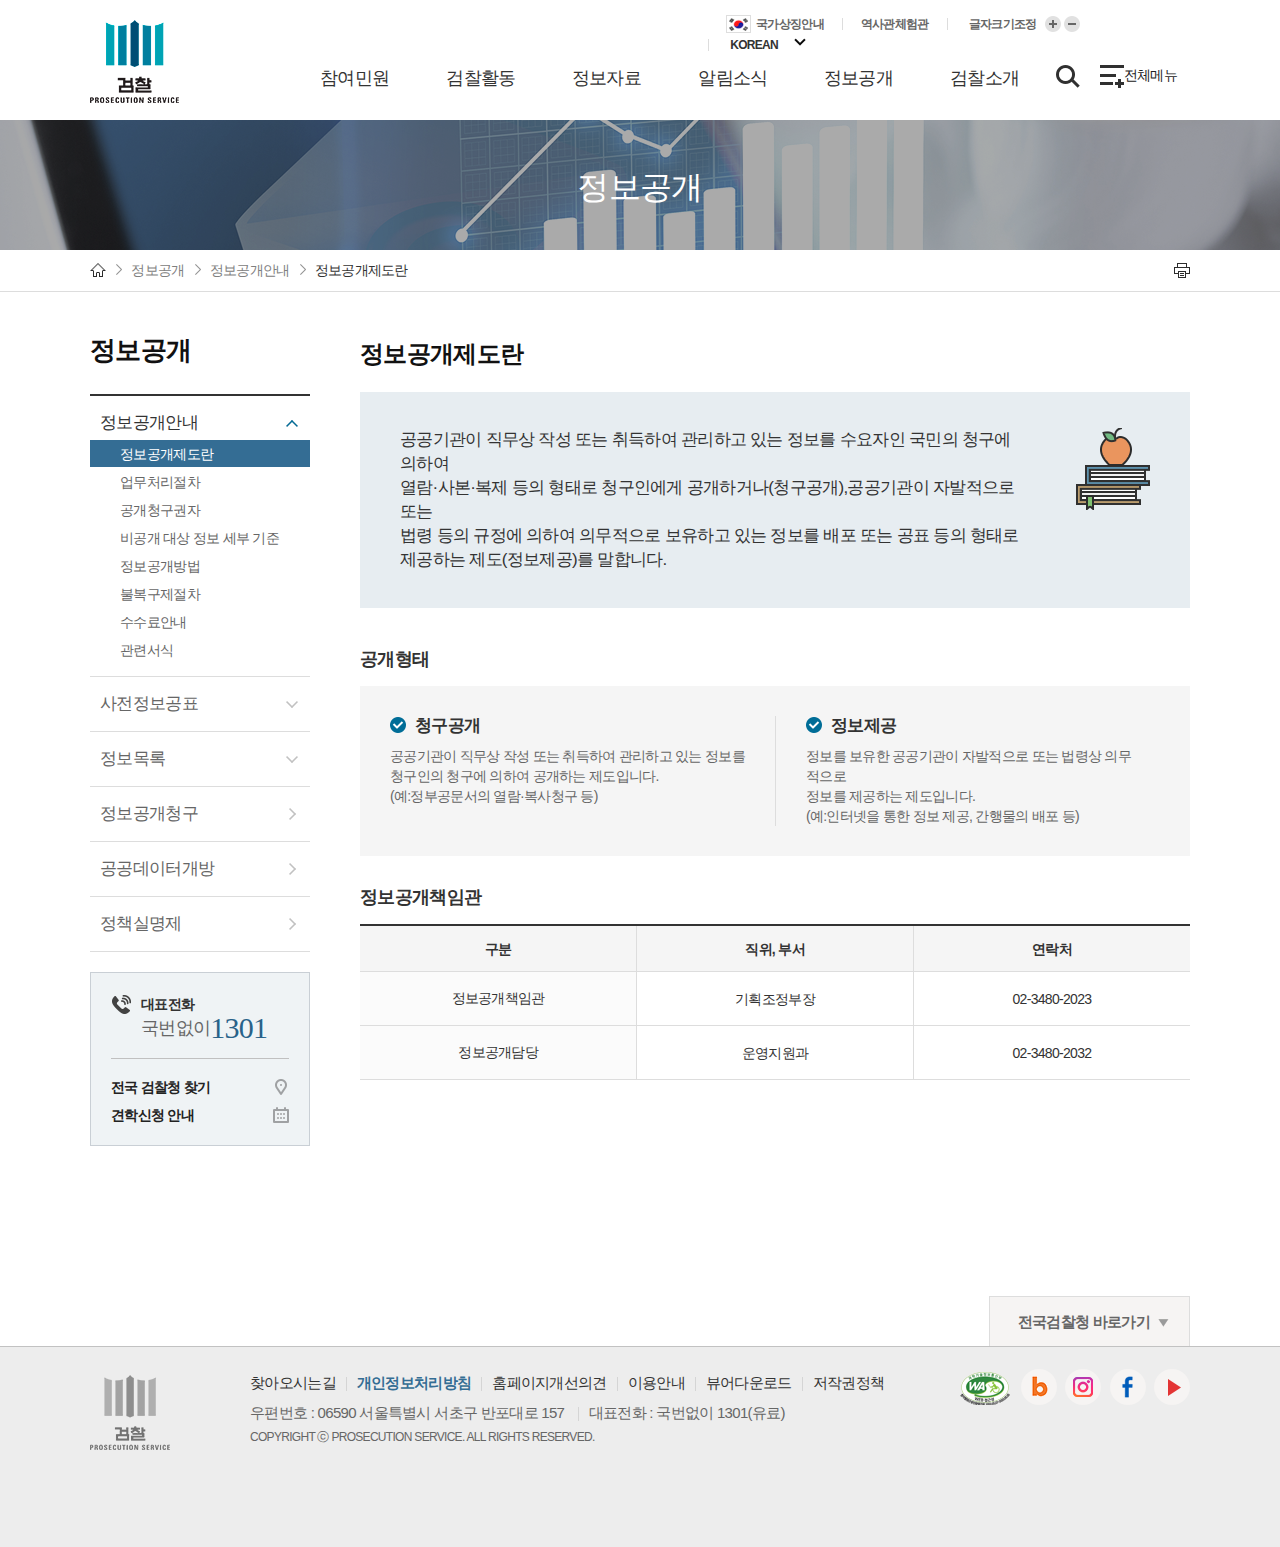
<file: indexSub5.html>
<!DOCTYPE HTML>
<html lang='ko'>
<head>
	<title>홈 > 참여민원 >	민원안내 >	민원사무 안내 - 대검찰청</title>
	<meta charset='utf-8'>
	<meta name='Viewport' content='width=device-width, initial-scale=1.0, minimum-scale=1.0, maximum-scale=1.6'>
	<meta name='Title' content='대검찰청'>
	<meta name='Subject' content='대검찰청 클론코딩'>
	<meta name='Keywords' content='html5, css3, 웹표준, 관공소, 대검찰청'>
	<meta name='Author' content='gayeon'>
	<meta name='Publisher' content='gayeon'>
	<meta name='Description' content='웹접근성, 웹표준을 준수한 대검찰청 클론코딩 입니다.'>
	<meta name='Author-Date' content='2022/10/28'>
	<meta name='Robots' content='index,follow'>
	<meta name="msapplication-TileColor" content="#ffffff">
	<meta name="msapplication-TileImage" content="/ms-icon-144x144.png">
	<meta name="theme-color" content="#ffffff">

	<link href="https://hangeul.pstatic.net/hangeul_static/css/nanum-square.css" rel="stylesheet">

	<link rel='stylesheet' href='css/reset.css'>
	<link rel='stylesheet' href='css/style5.css'>

	<link rel="apple-touch-icon" sizes="57x57" href="favicon/apple-icon-57x57.png">
	<link rel="apple-touch-icon" sizes="60x60" href="favicon/apple-icon-60x60.png">
	<link rel="apple-touch-icon" sizes="72x72" href="favicon/apple-icon-72x72.png">
	<link rel="apple-touch-icon" sizes="76x76" href="favicon/apple-icon-76x76.png">
	<link rel="apple-touch-icon" sizes="114x114" href="favicon/apple-icon-114x114.png">
	<link rel="apple-touch-icon" sizes="120x120" href="favicon/apple-icon-120x120.png">
	<link rel="apple-touch-icon" sizes="144x144" href="favicon/apple-icon-144x144.png">
	<link rel="apple-touch-icon" sizes="152x152" href="favicon/apple-icon-152x152.png">
	<link rel="apple-touch-icon" sizes="180x180" href="favicon/apple-icon-180x180.png">
	<link rel="icon" type="image/png" sizes="192x192"  href="favicon/android-icon-192x192.png">
	<link rel="icon" type="image/png" sizes="32x32" href="favicon/favicon-32x32.png">
	<link rel="icon" type="image/png" sizes="96x96" href="favicon/favicon-96x96.png">
	<link rel="icon" type="image/png" sizes="16x16" href="favicon/favicon-16x16.png">
	<link rel="shortcut icon" type="image/x-icon" href="favicon/aa.ico">

	<script src="https://code.jquery.com/jquery-3.6.1.min.js"></script>
	<script src="./js/script.js" defer></script>

	<link rel='stylesheet' href='https://use.fontawesome.com/releases/v5.5.0/css/all.css' integrity='sha384-B4dIYHKNBt8Bc12p+WXckhzcICo0wtJAoU8YZTY5qE0Id1GSseTk6S+L3BlXeVIU' crossorigin='anonymous'>
	<link rel="stylesheet" href="https://cdnjs.cloudflare.com/ajax/libs/font-awesome/4.7.0/css/font-awesome.min.css">
</head>
<body>
    <div id="wrap">
        <header id="header" class="header">
			<div class="container">
				<h1 class="logo"><a href="index.html" title="logo"><img src="./img/bg_logo.png" alt="로고"></a></h1>
				<div class="top">
					<ul>
						<li><a href="javascript:" class="nation">국가상징안내</a></li>
						<li><a href="javascript:">역사관체험관</a></li>
						<li class="zoom">
							<span>글자크기조정</span>
							<a href="javascript:" class="zoom-in">글자크기 더 크게</a>
							<a href="javascript:" class="zoom-out">글자크기 더 작게</a>
						</li>
						<li>
							<div class="language">
								<span><a href="javascript:">KOREAN</a></span>
								<div class="languageBox">
									<span><a href="javascript:" class="now">KOREAN</a></span>
									<span><a href="javascript:">ENGLISH</a></span>
									<span><a href="javascript:">CHINESE</a></span>
									<span><a href="javascript:">JAPANESE</a></span>
								</div>
							</div>
							
						</li>
					</ul>
				</div>
				<nav id="nav" class="gnbWrap">
					<div class="gnbArea">
						<ul id="gnb" class="menu">
							<li class="dep1">
								<a href="indexSub1.html" title="참여민원">참여민원</a>
								<div class="dep2Box">
									<div class="dep2List">
										<span>참여민원</span>
										<div class="scroll">
											<ul>
												<li class="dep2 sub">
													<a href="javascript:" title="민원안내">민원안내</a>
													<ul>
														<li class="dep3"><a href="javascript:" title="민원사무 안내">민원사무 안내</a></li>
														<li class="dep3"><a href="javascript:" title="민원서식 내려받기">민원서식 내려받기</a></li>
														<li class="dep3"><a href="javascript:" title="사건처리절차 안내">사건처리절차 안내</a></li>
														<li class="dep3"><a href="javascript:" title="민원서비스헌장">민원서비스헌장</a></li>
														<li class="dep3"><a href="javascript:" title="민원안내전화">민원안내전화</a></li>
														<li class="dep3"><a href="javascript:" title="적극행정제도 소개">적극행정제도 소개</a></li>
														<li class="dep3"><a href="javascript:" title="적극행정 소식란">적극행정 소식란</a></li>
													</ul>
												</li>
												<li class="dep2 sub">
													<a href="javascript:" title="일반민원">일반민원</a>
													<ul>
														<li class="dep3"><a href="javascript:" title="이용안내">이용안내</a></li>
														<li class="dep3"><a href="javascript:" title="민원신청/확인">민원신청/확인</a></li>
														<li class="dep3"><a href="javascript:" title="110정부민원안내콜센터">110정부민원안내콜센터</a></li>
														<li class="dep3"><a href="javascript:" title="공개민원 열람하기">공개민원 열람하기</a></li>
													</ul>
												</li>
												<li class="dep2"><a href="javascript:" class="new" title="제증명민원">제증명민원</a></li>
												<li class="dep2 sub"><a href="javascript:" title="벌과금/사건검색">벌과금/사건검색</a>
													<ul>
														<li class="dep3"><a href="javascript:" class="new" title="사건진행상황조회">사건진행상황조회</a></li>
														<li class="dep3"><a href="javascript:" class="new" title="벌과금납부조회">벌과금납부조회</a></li>
														<li class="dep3"><a href="javascript:" class="new" title="재판서 및 통지서 조회">재판서 및 통지서 조회</a></li>
														<li class="dep3"><a href="javascript:" class="new" title="가납금환급조회">가납금환급조회</a></li>
													</ul>
												</li>
												<li class="dep2"><a href="javascript:" title="자주묻는질문">자주묻는질문</a></li>
												<li class="dep2"><a href="javascript:" title="자유발언대">자유발언대</a></li>
												<li class="dep2 sub"><a href="javascript:" title="감동직원추천">감동직원추천</a>
													<ul>
														<li class="dep3"><a href="javascript:" title="국민감동직원추천">국민감동직원추천</a></li>
														<li class="dep3"><a href="javascript:" title="추천서 작성하기">추천서 작성하기</a></li>
														<li class="dep3"><a href="javascript:" title="내의견 보기">내의견 보기</a></li>
													</ul>
												</li>
											</ul>
										</div>
									</div>
								</div>
							</li>
							<li class="dep1">
								<a href="indexSub2.html" title="검찰활동">검찰활동</a>
								<div class="dep2Box">
									<div class="dep2List">
										<span>검찰활동</span>
										<div class="scroll">
											<ul>
												<li class="dep2 sub">
													<a href="javascript:" title="주요수사활동">주요수사활동</a>
													<ul>
														<li class="dep3"><a href="javascript:" title="부정부패수사">부정부패수사</a></li>
														<li class="dep3"><a href="javascript:" title="회계분석 &middot; 자금추적 수사지원">회계분석 &middot; 자금추적 수사지원</a></li>
														<li class="dep3"><a href="javascript:" title="기술유출범죄수사">기술유출범죄수사</a></li>
														<li class="dep3"><a href="javascript:" title="범죄수익환수수사">범죄수익환수수사</a></li>
														<li class="dep3"><a href="javascript:" title="마약 &middot; 조직폭력범죄수사">마약 &middot; 조직폭력범죄수사</a></li>
														<li class="dep3"><a href="javascript:" title="지식재산권침해범죄수사">지식재산권침해범죄수사</a></li>
														<li class="dep3"><a href="javascript:" title="과학수사">과학수사</a></li>
													</ul>
												</li>
												<li class="dep2 sub">
													<a href="javascript:" title="공판 &middot; 형 집행">공판 &middot; 형 집행</a>
													<ul>
														<li class="dep3"><a href="javascript:" title="공판활동">공판활동</a></li>
														<li class="dep3"><a href="javascript:" title="형의 집행">형의 집행</a></li>
													</ul>
												</li>
												<li class="dep2 sub">
													<a href="javascript:" title="지원활동">지원활동</a>
													<ul>
														<li class="dep3"><a href="javascript:" title="소년선도보호">소년선도보호</a></li>
														<li class="dep3"><a href="javascript:" title="피해자인권">피해자인권</a></li>
														<li class="dep3"><a href="javascript:" title="사회공헌">사회공헌</a></li>
													</ul>
												</li>
												<li class="dep2 sub">
													<a href="javascript:" title="국제협력">국제협력</a>
													<ul>
														<li class="dep3"><a href="javascript:" title="검찰의 국제공조">검찰의 국제공조</a></li>
														<li class="dep3"><a href="javascript:" title="국제협력 네트워크">국제협력 네트워크</a></li>
													</ul>
												</li>
											</ul>
										</div>
									</div>
								</div>
							</li>
							<li class="dep1">
								<a href="indexSub3.html" title="정보자료">정보자료</a>
								<div class="dep2Box">
									<div class="dep2List">
										<span>정보자료</span>
										<div class="scroll">
											<ul>
												<li class="dep2 sub">
													<a href="javascript:" title="통계자료">통계자료</a>
													<ul>
														<li class="dep3"><a href="javascript:" title="범죄분석">범죄분석</a></li>
														<li class="dep3"><a href="javascript:" title="범죄동향리포트">범죄동향리포트</a></li>
														<li class="dep3"><a href="javascript:" title="형사사건동향">형사사건동향</a></li>
													</ul>
												</li>
												<li class="dep2 sub">
													<a href="javascript:" title="연구자료">연구자료</a>
													<ul>
														<li class="dep3"><a href="javascript:" title="검찰관련 연구자료">검찰관련 연구자료</a></li>
														<li class="dep3"><a href="javascript:" class="new" title="해외연수검사 연구논문">해외연수검사 연구논문</a></li>
														<li class="dep3"><a href="javascript:" title="검찰연감">검찰연감</a></li>
													</ul>
												</li>
												<li class="dep2"><a href="javascript:" title="나라지표상황판">나라지표상황판</a></li>
												<li class="dep2"><a href="javascript:" title="훈령/예규">훈령/예규</a></li>
											</ul>
										</div>
									</div>
								</div>
							</li>
							<li class="dep1">
								<a href="indexSub4.html" title="알림소식">알림소식</a>
								<div class="dep2Box">
									<div class="dep2List">
										<span>알림소식</span>
										<div class="scroll">
											<ul>
												<li class="dep2"><a href="javascript:" title="공지사항">공지사항</a></li>
												<li class="dep2"><a href="javascript:" title="고시 &middot; 공고">고시 &middot; 공고</a></li>
												<li class="dep2"><a href="javascript:" title="검찰발표자료">검찰발표자료</a></li>
												<li class="dep2 sub">
													<a href="javascript:" title="검찰소식">검찰소식</a>
													<ul>
														<li class="dep3"><a href="javascript:" title="카드뉴스">카드뉴스</a></li>
														<li class="dep3"><a href="javascript:" class="new" title="생생영상">생생영상</a></li>
														<li class="dep3"><a href="javascript:" title="뉴스레터">뉴스레터</a></li>
													</ul>
												</li>
											</ul>
										</div>
									</div>
								</div>
							</li>
							<li class="dep1">
								<a href="indexSub5.html" title="정보공개">정보공개</a>
								<div class="dep2Box">
									<div class="dep2List">
										<span>정보공개</span>
										<div class="scroll">
											<ul>
												<li class="dep2 sub">
													<a href="javascript:" title="정보공개안내">정보공개안내</a>
													<ul>
														<li class="dep3"><a href="javascript:" title="정보공개제도란">정보공개제도란</a></li>
														<li class="dep3"><a href="javascript:" title="업무처리절차">업무처리절차</a></li>
														<li class="dep3"><a href="javascript:" title="공개청구권자">공개청구권자</a></li>
														<li class="dep3"><a href="javascript:" title="비공개 대상 정보 세부 기준">비공개 대상 정보 세부 기준</a></li>
														<li class="dep3"><a href="javascript:" title="정보공개방법">정보공개방법</a></li>
														<li class="dep3"><a href="javascript:" title="불복구제절차">불복구제절차</a></li>
														<li class="dep3"><a href="javascript:" title="수수료안내">수수료안내</a></li>
														<li class="dep3"><a href="javascript:" title="관련서식">관련서식</a></li>
													</ul>
												</li>
												<li class="dep2 sub">
													<a href="javascript:" title="사전정보공표">사전정보공표</a>
													<ul>
														<li class="dep3"><a href="javascript:" title="사전정보공표대상">사전정보공표대상</a></li>
													</ul>
												</li>
												<li class="dep2 sub"><a href="javascript:" title="정보목록">정보목록</a>
													<ul>
														<li class="dep3"><a href="javascript:" class="new" title="정보목록">정보목록</a></li>
														<li class="dep3"><a href="javascript:" title="2014.3. 이전 검찰청 정보목록">2014.3. 이전 검찰청 정보목록</a></li>
													</ul>
												</li>
												<li class="dep2"><a href="javascript:" title="정보공개청구">정보공개청구</a></li>
												<li class="dep2"><a href="javascript:" title="공공데이터개방">공공데이터개방</a></li>
												<li class="dep2"><a href="javascript:" title="정책실명제">정책실명제</a></li>
											</ul>
										</div>
									</div>
								</div>
							</li>
							<li class="dep1">
								<a href="indexSub6.html" title="검찰소개">검찰소개</a>
								<div class="dep2Box">
									<div class="dep2List">
										<span>검찰소개</span>
										<div class="scroll">
											<ul>
												<li class="dep2 sub">
													<a href="javascript:" title="검찰구성">검찰구성</a>
													<ul>
														<li class="dep3"><a href="javascript:" title="검찰이란?">검찰이란?</a></li>
														<li class="dep3"><a href="javascript:" title="검찰구성원">검찰구성원</a></li>
														<li class="dep3"><a href="javascript:" title="검사의 역할">검사의 역할</a></li>
													</ul>
												</li>
												<li class="dep2 sub">
													<a href="javascript:" title="조직 및 업무">조직 및 업무</a>
													<ul>
														<li class="dep3"><a href="javascript:" title="부서별연락처">부서별연락처</a></li>
														<li class="dep3"><a href="javascript:" title="검찰조직구조">검찰조직구조</a></li>
														<li class="dep3"><a href="javascript:" title="층별안내도">층별안내도</a></li>
														<li class="dep3"><a href="javascript:" title="대검찰청 배치표">대검찰청 배치표</a></li>
													</ul>
												</li>
												<li class="dep2 sub"><a href="javascript:" title="검찰총장소개">검찰총장소개</a>
													<ul>
														<li class="dep3"><a href="javascript:" title="총장인사말">총장인사말</a></li>
														<li class="dep3"><a href="javascript:" title="검찰총장과의 대화">검찰총장과의 대화</a></li>
														<li class="dep3"><a href="javascript:" title="총장동정">총장동정</a></li>
														<li class="dep3"><a href="javascript:" title="발표연설">발표연설</a></li>
														<li class="dep3"><a href="javascript:" title="역대총장">역대총장</a></li>
														<li class="dep3"><a href="javascript:" title="주요일정">주요일정</a></li>
													</ul>
												</li>
												<li class="dep2"><a href="javascript:" title="검찰CI/CM">검찰CI/CM</a></li>
												<li class="dep2 sub">
													<a href="javascript:" title="검찰역사관">검찰역사관</a>
													<ul>
														<li class="dep3"><a href="javascript:" title="검찰제도의 변천">검찰제도의 변천</a></li>
														<li class="dep3"><a href="javascript:" title="복제의 변천">복제의 변천</a></li>
														<li class="dep3"><a href="javascript:" title="서식의 변천">서식의 변천</a></li>
														<li class="dep3"><a href="javascript:" title="사건과 이슈"></a>사건과 이슈</li>
													</ul>
												</li>
												<li class="dep2 sub">
													<a href="javascript:" title="대검찰청견학">대검찰청견학</a>
													<ul>
														<li class="dep3"><a href="javascript:" title="견학안내">견학안내</a></li>
														<li class="dep3"><a href="javascript:" title="견학신청">견학신청</a></li>
														<li class="dep3"><a href="javascript:" title="견학소감">견학소감</a></li>
													</ul>
												</li>
												<li class="dep2"><a href="javascript:" title="찾아오시는길">찾아오시는길</a></li>
												<li class="dep2"><a href="javascript:" title="전국검찰청찾기">전국검찰청찾기</a></li>
												<li class="dep2 sub">
													<a href="javascript:" title="국가형사사법기록관">국가형사사법기록관</a>
													<ul>
														<li class="dep3"><a href="javascript:" title="기록관 소개">기록관 소개</a></li>
														<li class="dep3"><a href="javascript:" title="견학안내 및 신청">견학안내 및 신청</a></li>
													</ul>
												</li>
												<li class="dep2 sub">
													<a href="javascript:" title="1301검찰콜센터">1301검찰콜센터</a>
													<ul>
														<li class="dep3"><a href="javascript:" title="콜센터 소개">콜센터 소개</a></li>
														<li class="dep3"><a href="javascript:" title="이용안내">이용안내</a></li>
													</ul>
												</li>
											</ul>
										</div>
									</div>
								</div>
							</li>
						</ul>
					</div>
				</nav>
				<div class="btnIn sch">
					<span class="btn search">
						<a href="javascript:">검색 열기</a>
					</span>
				</div>
				<div class="schWrap">
					<div class="schArea">
						<label for="schWordFi">키워드 검색</label>
						<div>
							<input type="text" placeholder="검색어를 입력하세요." id="schWordFi" name="schWordFi">
							<button class="btnSearch">검색</button>
						</div>
					</div>
				</div>			
				<div class="btnIn allmn">
					<span class="btn allmenu">
						<a href="javascript:">전체메뉴</a>
					</span>
				</div>
				<btn class="allMenuWrap">
					<div class="allMenuDim"></div>
					<div class="allMenuBox">
						<dl>
							<dt><span>검찰 PROSECUTION SERVICE</span></dt>
							<dd>
								<div class="allMenuList" style="height: 833px;">
									<ul id="allMenu" class="menu">
										<li class="dep1">
											<a href="javascript:" title="참여민원">참여민원</a>
											<div class="dep2Box">
												<div class="dep2List">
													<span>참여민원</span>
													<div class="scroll">
														<ul>
															<li class="dep2 sub">
																<a href="javascript:" title="민원안내">민원안내</a>
																<ul>
																	<li class="dep3"><a href="javascript:" title="민원사무 안내">민원사무 안내</a></li>
																	<li class="dep3"><a href="javascript:" title="민원서식 내려받기">민원서식 내려받기</a></li>
																	<li class="dep3"><a href="javascript:" title="사건처리절차 안내">사건처리절차 안내</a></li>
																	<li class="dep3"><a href="javascript:" title="민원서비스헌장">민원서비스헌장</a></li>
																	<li class="dep3"><a href="javascript:" title="민원안내전화">민원안내전화</a></li>
																	<li class="dep3"><a href="javascript:" title="적극행정제도 소개">적극행정제도 소개</a></li>
																	<li class="dep3"><a href="javascript:" title="적극행정 소식란">적극행정 소식란</a></li>
																</ul>
															</li>
															<li class="dep2 sub">
																<a href="javascript:" title="일반민원">일반민원</a>
																<ul>
																	<li class="dep3"><a href="javascript:" title="이용안내">이용안내</a></li>
																	<li class="dep3"><a href="javascript:" title="민원신청/확인">민원신청/확인</a></li>
																	<li class="dep3"><a href="javascript:" title="110정부민원안내콜센터">110정부민원안내콜센터</a></li>
																	<li class="dep3"><a href="javascript:" title="공개민원 열람하기">공개민원 열람하기</a></li>
																</ul>
															</li>
															<li class="dep2"><a href="javascript:" class="new" title="제증명민원">제증명민원</a></li>
															<li class="dep2 sub"><a href="javascript:" title="벌과금/사건검색">벌과금/사건검색</a>
																<ul>
																	<li class="dep3"><a href="javascript:" class="new" title="사건진행상황조회">사건진행상황조회</a></li>
																	<li class="dep3"><a href="javascript:" class="new" title="벌과금납부조회">벌과금납부조회</a></li>
																	<li class="dep3"><a href="javascript:" class="new" title="재판서 및 통지서 조회">재판서 및 통지서 조회</a></li>
																	<li class="dep3"><a href="javascript:" class="new" title="가납금환급조회">가납금환급조회</a></li>
																</ul>
															</li>
															<li class="dep2"><a href="javascript:" title="자주묻는질문">자주묻는질문</a></li>
															<li class="dep2"><a href="javascript:" title="자유발언대">자유발언대</a></li>
															<li class="dep2 sub"><a href="javascript:" title="감동직원추천">감동직원추천</a>
																<ul>
																	<li class="dep3"><a href="javascript:" title="국민감동직원추천">국민감동직원추천</a></li>
																	<li class="dep3"><a href="javascript:" title="추천서 작성하기">추천서 작성하기</a></li>
																	<li class="dep3"><a href="javascript:" title="내의견 보기">내의견 보기</a></li>
																</ul>
															</li>
														</ul>
													</div>
												</div>
											</div>
										</li>
										<li class="dep1">
											<a href="javascript:" title="검찰활동">검찰활동</a>
											<div class="dep2Box">
												<div class="dep2List">
													<span>검찰활동</span>
													<div class="scroll">
														<ul>
															<li class="dep2 sub">
																<a href="javascript:" title="주요수사활동">주요수사활동</a>
																<ul>
																	<li class="dep3"><a href="javascript:" title="부정부패수사">부정부패수사</a></li>
																	<li class="dep3"><a href="javascript:" title="회계분석 &middot; 자금추적 수사지원">회계분석 &middot; 자금추적 수사지원</a></li>
																	<li class="dep3"><a href="javascript:" title="기술유출범죄수사">기술유출범죄수사</a></li>
																	<li class="dep3"><a href="javascript:" title="범죄수익환수수사">범죄수익환수수사</a></li>
																	<li class="dep3"><a href="javascript:" title="마약 &middot; 조직폭력범죄수사">마약 &middot; 조직폭력범죄수사</a></li>
																	<li class="dep3"><a href="javascript:" title="지식재산권침해범죄수사">지식재산권침해범죄수사</a></li>
																	<li class="dep3"><a href="javascript:" title="과학수사">과학수사</a></li>
																</ul>
															</li>
															<li class="dep2 sub">
																<a href="javascript:" title="공판 &middot; 형 집행">공판 &middot; 형 집행</a>
																<ul>
																	<li class="dep3"><a href="javascript:" title="공판활동">공판활동</a></li>
																	<li class="dep3"><a href="javascript:" title="형의 집행">형의 집행</a></li>
																</ul>
															</li>
															<li class="dep2 sub">
																<a href="javascript:" title="지원활동">지원활동</a>
																<ul>
																	<li class="dep3"><a href="javascript:" title="소년선도보호">소년선도보호</a></li>
																	<li class="dep3"><a href="javascript:" title="피해자인권">피해자인권</a></li>
																	<li class="dep3"><a href="javascript:" title="사회공헌">사회공헌</a></li>
																</ul>
															</li>
															<li class="dep2 sub">
																<a href="javascript:" title="국제협력">국제협력</a>
																<ul>
																	<li class="dep3"><a href="javascript:" title="검찰의 국제공조">검찰의 국제공조</a></li>
																	<li class="dep3"><a href="javascript:" title="국제협력 네트워크">국제협력 네트워크</a></li>
																</ul>
															</li>
														</ul>
													</div>
												</div>
											</div>
										</li>
										<li class="dep1">
											<a href="javascript:" title="정보자료">정보자료</a>
											<div class="dep2Box">
												<div class="dep2List">
													<span>정보자료</span>
													<div class="scroll">
														<ul>
															<li class="dep2 sub">
																<a href="javascript:" title="통계자료">통계자료</a>
																<ul>
																	<li class="dep3"><a href="javascript:" title="범죄분석">범죄분석</a></li>
																	<li class="dep3"><a href="javascript:" title="범죄동향리포트">범죄동향리포트</a></li>
																	<li class="dep3"><a href="javascript:" title="형사사건동향">형사사건동향</a></li>
																</ul>
															</li>
															<li class="dep2 sub">
																<a href="javascript:" title="연구자료">연구자료</a>
																<ul>
																	<li class="dep3"><a href="javascript:" title="검찰관련 연구자료">검찰관련 연구자료</a></li>
																	<li class="dep3"><a href="javascript:" class="new" title="해외연수검사 연구논문">해외연수검사 연구논문</a></li>
																	<li class="dep3"><a href="javascript:" title="검찰연감">검찰연감</a></li>
																</ul>
															</li>
															<li class="dep2"><a href="javascript:" title="나라지표상황판">나라지표상황판</a></li>
															<li class="dep2"><a href="javascript:" title="훈령/예규">훈령/예규</a></li>
														</ul>
													</div>
												</div>
											</div>
										</li>
										<li class="dep1">
											<a href="javascript:" title="알림소식">알림소식</a>
											<div class="dep2Box">
												<div class="dep2List">
													<span>알림소식</span>
													<div class="scroll">
														<ul>
															<li class="dep2"><a href="javascript:" title="공지사항">공지사항</a></li>
															<li class="dep2"><a href="javascript:" title="고시 &middot; 공고">고시 &middot; 공고</a></li>
															<li class="dep2"><a href="javascript:" title="검찰발표자료">검찰발표자료</a></li>
															<li class="dep2 sub">
																<a href="javascript:" title="검찰소식">검찰소식</a>
																<ul>
																	<li class="dep3"><a href="javascript:" title="카드뉴스">카드뉴스</a></li>
																	<li class="dep3"><a href="javascript:" class="new" title="생생영상">생생영상</a></li>
																	<li class="dep3"><a href="javascript:" title="뉴스레터">뉴스레터</a></li>
																</ul>
															</li>
														</ul>
													</div>
												</div>
											</div>
										</li>
										<li class="dep1">
											<a href="javascript:" title="정보공개">정보공개</a>
											<div class="dep2Box">
												<div class="dep2List">
													<span>정보공개</span>
													<div class="scroll">
														<ul>
															<li class="dep2 sub">
																<a href="javascript:" title="정보공개안내">정보공개안내</a>
																<ul>
																	<li class="dep3"><a href="javascript:" title="정보공개제도란">정보공개제도란</a></li>
																	<li class="dep3"><a href="javascript:" title="업무처리절차">업무처리절차</a></li>
																	<li class="dep3"><a href="javascript:" title="공개청구권자">공개청구권자</a></li>
																	<li class="dep3"><a href="javascript:" title="비공개 대상 정보 세부 기준">비공개 대상 정보 세부 기준</a></li>
																	<li class="dep3"><a href="javascript:" title="정보공개방법">정보공개방법</a></li>
																	<li class="dep3"><a href="javascript:" title="불복구제절차">불복구제절차</a></li>
																	<li class="dep3"><a href="javascript:" title="수수료안내">수수료안내</a></li>
																	<li class="dep3"><a href="javascript:" title="관련서식">관련서식</a></li>
																</ul>
															</li>
															<li class="dep2 sub">
																<a href="javascript:" title="사전정보공표">사전정보공표</a>
																<ul>
																	<li class="dep3"><a href="javascript:" title="사전정보공표대상">사전정보공표대상</a></li>
																</ul>
															</li>
															<li class="dep2 sub"><a href="javascript:" title="정보목록">정보목록</a>
																<ul>
																	<li class="dep3"><a href="javascript:" class="new" title="정보목록">정보목록</a></li>
																	<li class="dep3"><a href="javascript:" title="2014.3. 이전 검찰청 정보목록">2014.3. 이전 검찰청 정보목록</a></li>
																</ul>
															</li>
															<li class="dep2"><a href="javascript:" title="정보공개청구">정보공개청구</a></li>
															<li class="dep2"><a href="javascript:" title="공공데이터개방">공공데이터개방</a></li>
															<li class="dep2"><a href="javascript:" title="정책실명제">정책실명제</a></li>
														</ul>
													</div>
												</div>
											</div>
										</li>
										<li class="dep1">
											<a href="javascript:" title="검찰소개">검찰소개</a>
											<div class="dep2Box">
												<div class="dep2List">
													<span>검찰소개</span>
													<div class="scroll">
														<ul>
															<li class="dep2 sub">
																<a href="javascript:" title="검찰구성">검찰구성</a>
																<ul>
																	<li class="dep3"><a href="javascript:" title="검찰이란?">검찰이란?</a></li>
																	<li class="dep3"><a href="javascript:" title="검찰구성원">검찰구성원</a></li>
																	<li class="dep3"><a href="javascript:" title="검사의 역할">검사의 역할</a></li>
																</ul>
															</li>
															<li class="dep2 sub">
																<a href="javascript:" title="조직 및 업무">조직 및 업무</a>
																<ul>
																	<li class="dep3"><a href="javascript:" title="부서별연락처">부서별연락처</a></li>
																	<li class="dep3"><a href="javascript:" title="검찰조직구조">검찰조직구조</a></li>
																	<li class="dep3"><a href="javascript:" title="층별안내도">층별안내도</a></li>
																	<li class="dep3"><a href="javascript:" title="대검찰청 배치표">대검찰청 배치표</a></li>
																</ul>
															</li>
															<li class="dep2 sub"><a href="javascript:" title="검찰총장소개">검찰총장소개</a>
																<ul>
																	<li class="dep3"><a href="javascript:" title="총장인사말">총장인사말</a></li>
																	<li class="dep3"><a href="javascript:" title="검찰총장과의 대화">검찰총장과의 대화</a></li>
																	<li class="dep3"><a href="javascript:" title="총장동정">총장동정</a></li>
																	<li class="dep3"><a href="javascript:" title="발표연설">발표연설</a></li>
																	<li class="dep3"><a href="javascript:" title="역대총장">역대총장</a></li>
																	<li class="dep3"><a href="javascript:" title="주요일정">주요일정</a></li>
																</ul>
															</li>
															<li class="dep2"><a href="javascript:" title="검찰CI/CM">검찰CI/CM</a></li>
															<li class="dep2 sub">
																<a href="javascript:" title="검찰역사관">검찰역사관</a>
																<ul>
																	<li class="dep3"><a href="javascript:" title="검찰제도의 변천">검찰제도의 변천</a></li>
																	<li class="dep3"><a href="javascript:" title="복제의 변천">복제의 변천</a></li>
																	<li class="dep3"><a href="javascript:" title="서식의 변천">서식의 변천</a></li>
																	<li class="dep3"><a href="javascript:" title="사건과 이슈"></a>사건과 이슈</li>
																</ul>
															</li>
															<li class="dep2 sub">
																<a href="javascript:" title="대검찰청견학">대검찰청견학</a>
																<ul>
																	<li class="dep3"><a href="javascript:" title="견학안내">견학안내</a></li>
																	<li class="dep3"><a href="javascript:" title="견학신청">견학신청</a></li>
																	<li class="dep3"><a href="javascript:" title="견학소감">견학소감</a></li>
																</ul>
															</li>
															<li class="dep2"><a href="javascript:" title="찾아오시는길">찾아오시는길</a></li>
															<li class="dep2"><a href="javascript:" title="전국검찰청찾기">전국검찰청찾기</a></li>
															<li class="dep2 sub">
																<a href="javascript:" title="국가형사사법기록관">국가형사사법기록관</a>
																<ul>
																	<li class="dep3"><a href="javascript:" title="기록관 소개">기록관 소개</a></li>
																	<li class="dep3"><a href="javascript:" title="견학안내 및 신청">견학안내 및 신청</a></li>
																</ul>
															</li>
															<li class="dep2 sub">
																<a href="javascript:" title="1301검찰콜센터">1301검찰콜센터</a>
																<ul>
																	<li class="dep3"><a href="javascript:" title="콜센터 소개">콜센터 소개</a></li>
																	<li class="dep3"><a href="javascript:" title="이용안내">이용안내</a></li>
																</ul>
															</li>
														</ul>
													</div>
												</div>
											</div>
										</li>
										<li class="dep1">
											<a href="javascript:" title="이용안내">이용안내</a>
											<div class="dep2Box">
												<div class="dep2List">
													<span>이용안내</span>
													<div class="scroll">
														<ul>
															<li class="dep2"><a href="javascript:" title="이용안내">이용안내</a></li>
															<li class="dep2"><a href="javascript:" title="홈페이지개선의견">홈페이지개선의견</a></li>
															<li class="dep2 sub">
																<a href="javascript:" title="개인정보처리방침">개인정보처리방침</a>
																<ul>
																	<li class="dep3"><a href="javascript:" title="개인정보처리방침">개인정보처리방침</a></li>
																	<li class="dep3"><a href="javascript:" title="개정이력">개정이력</a></li>
																</ul>
															</li>
															<li class="dep2"><a href="javascript:" title="저작권정책">저작권정책</a></li>
															<li class="dep2"><a href="javascript:" title="글자크기조정안내">글자크기조정안내</a></li>
															<li class="dep2"><a href="javascript:" title="뷰어다운로드">뷰어다운로드</a></li>
															
														</ul>
													</div>
												</div>
											</div>
										</li>
									</ul>
								</div>
							</dd>
						</dl>
						<span class="allMenuClose"><a href="javascript:">전체보기 닫기</a></span>
					</div>
				</btn>
			</div>
		</header>
        <div id="topWrap" class="topWrap">
			<div class="topVisual">정보공개</div>
			<div class="container">
				<div class="breadCrumb">
					<a href="javascript:" class="home">홈</a>
					<a href="javascript:">정보공개</a>
					<a href="javascript:">정보공개안내</a>
					<span>정보공개제도란</span>
					<div class="util">
						<span class="print">
							<a href="javascript:" title="새창열림">인쇄하기</a>
						</span>
					</div>
				</div>
			</div>
		</div>
        <div id="inner" class="inner">
			<div class="container cf">
				<div class="lnbWrap">
					<h2 class="title">정보공개</h2>
					<ul id="lnb" class="lnb">
						<li class="dep2 sub on">
							<a href="javascript:" title="정보공개안내">정보공개안내</a>
							<ul>
                                <li class="dep3 sub on"><a href="javascript:" title="정보공개제도란">정보공개제도란</a></li>
                                <li class="dep3"><a href="javascript:" title="업무처리절차">업무처리절차</a></li>
                                <li class="dep3"><a href="javascript:" title="공개청구권자">공개청구권자</a></li>
                                <li class="dep3"><a href="javascript:" title="비공개 대상 정보 세부 기준">비공개 대상 정보 세부 기준</a></li>
                                <li class="dep3"><a href="javascript:" title="정보공개방법">정보공개방법</a></li>
                                <li class="dep3"><a href="javascript:" title="불복구제절차">불복구제절차</a></li>
                                <li class="dep3"><a href="javascript:" title="수수료안내">수수료안내</a></li>
                                <li class="dep3"><a href="javascript:" title="관련서식">관련서식</a></li>
							</ul>
						</li>
                        <li class="dep2 sub"><a href="javascript:" title="사전정보공표">사전정보공표</a>
                            <ul>
                                <li class="dep3"><a href="javascript:" title="사전정보공표대상">사전정보공표대상</a></li>
                            </ul>
                        </li>
                        <li class="dep2 sub"><a href="javascript:" title="정보목록">정보목록</a>
                            <ul>
                                <li class="dep3"><a href="javascript:" class="new" target="_blank" title="새창열림"  title="정보목록">정보목록</a></li>
                                <li class="dep3"><a href="javascript:" title="2014.3. 이전 검찰청 정보목록">2014.3. 이전 검찰청 정보목록</a></li>
                            </ul>
                        </li>
                        <li class="dep2"><a href="javascript:" title="정보공개청구">정보공개청구</a></li>
                        <li class="dep2"><a href="javascript:" title="공공데이터개방">공공데이터개방</a></li>
                        <li class="dep2"><a href="javascript:" title="정책실명제">정책실명제</a></li>
					</ul>
					<div class="banner">
						<div class="call">
							<span>대표전화</span>
							국번없이<em>1301</em>
						</div>
						<div class="info">
							<span class="sch"><a href="javascript:">전국 검찰청 찾기</a></span>
							<span class="visit"><a href="javascript:">견학신청 안내</a></span>
						</div>
					</div>
				</div>
				<div class="content">
					<div class="pageTitle">
						<h3>정보공개제도란</h3>
					</div>
					<div class="contWrap">
						<div class="cmdBox ico1">
							<span class="imgDeco"><img src="./img/ico_deco13.png" alt="데코이미지13"></span>
							<p class="cmd">
								공공기관이 직무상 작성 또는 취득하여 관리하고 있는 정보를 수요자인 국민의 청구에 의하여
                                <br>
                                열람·사본·복제 등의 형태로 청구인에게 공개하거나(청구공개),공공기관이 자발적으로 또는
                                <br>
                                법령 등의 규정에 의하여 의무적으로 보유하고 있는 정보를 배포 또는 공표 등의 형태로
                                <br>
                                제공하는 제도(정보제공)를 말합니다.
							</p>
						</div>
						<h4 class="cont">공개형태</h4>
						<div class="infoBox bdn msz">
							<div class="infoList">
								<dl>
									<dt>청구공개</dt>
									<dd>
										공공기관이 직무상 작성 또는 취득하여 관리하고 있는 정보를
                                        <br>
                                        청구인의 청구에 의하여 공개하는 제도입니다.
                                        <br>
                                      	(예:정부공문서의 열람·복사청구 등)
									</dd>
								</dl>
								<dl>
									<dt>정보제공</dt>
									<dd>
                                        정보를 보유한 공공기관이 자발적으로 또는 법령상 의무적으로
										<br>
                                        정보를 제공하는 제도입니다.
                                        <br>
                                        (예:인터넷을 통한 정보 제공, 간행물의 배포 등)
									</dd>
								</dl>
							</div>
						</div>
                        <h4 class="cont">정보공개책임관</h4>
                        <div class="tblArea center">
                            <table>
                                <caption>정보공개책임관 : 구분, 직위/부서, 연락처의 항목으로 구성된 표</caption>
                                <colgroup>
                                    <col style="width: auto;">
                                    <col style="width: 33.33%;">
                                    <col style="width: 33.33%;">
                                </colgroup>
                                <thead>
                                    <tr>
                                        <th scope="col">구분</th>
                                        <th scope="col">직위, 부서</th>
                                        <th scope="col">연락처</th>
                                    </tr>
                                </thead>
                                <tbody>
                                    <tr>
                                        <th class="nor th" scope="row">정보공개책임관</th>
                                        <td>기획조정부장</td>
                                        <td>02-3480-2023</td>
                                    </tr>
                                    <tr>
                                        <th class="nor th" scope="row">정보공개담당</th>
                                        <td>운영지원과</td>
                                        <td>02-3480-2032</td>
                                    </tr>
                                </tbody>
                            </table>
                        </div>
					</div>
				</div>
			</div>
		</div>
        <div class="main_cont5">
			<div class="siteList">
				<div class="container">
					<div class="open">
						<a href="javascript:">전국검찰청 바로가기</a>
					</div>
				</div>
			</div>
			<div class="popBox">
				<div class="container">
					<dl>
						<dt>전국검찰청 바로가기</dt>
						<dd>
							<ul class="site">
								<li><a href="javascript:" class="high solo">대검찰청</a></li>
								<li>
									<a href="javascript:" class="high">서울고등검찰청</a>
									<div>
										<ul class="listSeoul">
											<li><a href="javascript:">서울중앙지방검찰청</a></li>
											<li><a href="javascript:">서울동부지방검찰청</a></li>
											<li><a href="javascript:">서울남부지방검찰청</a></li>
											<li><a href="javascript:">서울북부지방검찰청</a></li>
											<li><a href="javascript:">서울서부지방검찰청</a></li>
										</ul>
									</div>
									<div>
										<a href="javascript:" class="main">의정부지방검찰청</a>
										<ul class="s-list">
											<li><a href="javascript:">고양지청</a></li>
											<li><a href="javascript:">남양주지청</a></li>
										</ul>
									</div>
									<div>
										<a href="javascript:" class="main">인천지방검찰청</a>
										<ul class="s-list">
											<li><a href="javascript:">부천지청</a></li>
										</ul>
									</div>
									<div>
										<a href="javascript:" class="main">춘천지방검찰청</a>
										<ul class="s-list">
											<li><a href="javascript:">강릉지청</a></li>
											<li><a href="javascript:">원주지청</a></li>
											<li><a href="javascript:">속초지청</a></li>
											<li><a href="javascript:">영월지청</a></li>
										</ul>
									</div>
								</li>
								<li>
									<a href="javascript:" class="high">수원고등검찰청</a>
									<div>
										<a href="javascript:" class="main">수원지방검찰청</a>
										<ul class="s-list">
											<li><a href="javascript:">성남지청</a></li>
											<li><a href="javascript:">여주지청</a></li>
											<li><a href="javascript:">평택지청</a></li>
											<li><a href="javascript:">안산지청</a></li>
											<li><a href="javascript:">안양지청</a></li>
										</ul>
									</div>
								</li>
								<li>
									<a href="javascript:" class="high">대전고등검찰청</a>
									<div>
										<a href="javascript:" class="main">대전지방검찰청</a>
										<ul class="s-list">
											<li><a href="javascript:">홍성지청</a></li>
											<li><a href="javascript:">공주지청</a></li>
											<li><a href="javascript:">서산지청</a></li>
											<li><a href="javascript:">천안지청</a></li>
										</ul>
									</div>
									<div>
										<a href="javascript:" class="main">청주지방검찰청</a>
										<ul class="s-list">
											<li><a href="javascript:">충주지청</a></li>
											<li><a href="javascript:">제천지청</a></li>
											<li><a href="javascript:">영동지청</a></li>
										</ul>
									</div>
								</li>
								<li>
									<a href="javascript:" class="high">대구고등검찰청</a>
									<div>
										<a href="javascript:" class="main">대구지방검찰청</a>
										<ul class="s-list">
											<li><a href="javascript:">서부지청</a></li>
											<li><a href="javascript:">안동지청</a></li>
											<li><a href="javascript:">경주지청</a></li>
											<li><a href="javascript:">포항지청</a></li>
											<li><a href="javascript:">김천지청</a></li>
											<li><a href="javascript:">상주지청</a></li>
											<li><a href="javascript:">의성지청</a></li>
											<li><a href="javascript:">영덕지청</a></li>
										</ul>
									</div>
								</li>
								<li>
									<a href="javascript:" class="high">부산고등검찰청</a>
									<div>
										<a href="javascript:" class="main">부산지방검찰청</a>
										<ul class="s-list">
											<li><a href="javascript:">동부지청</a></li>
											<li><a href="javascript:">서울지청</a></li>
										</ul>
									</div>
									<div>
										<a href="javascript:" class="main">울산지방검찰청</a>
										<ul class="s-list">
											<li><a href="javascript:">&nbsp;</a></li>
										</ul>
									</div>
									<div>
										<a href="javascript:" class="main">창원지방검찰청</a>
										<ul class="s-list">
											<li><a href="javascript:">마산지청</a></li>
											<li><a href="javascript:">진주지청</a></li>
											<li><a href="javascript:">통영지청</a></li>
											<li><a href="javascript:">밀양지청</a></li>
											<li><a href="javascript:">거창지청</a></li>
										</ul>
									</div>
								</li>
								<li>
									<a href="javascript:" class="high">광주고등검찰청</a>
									<div>
										<a href="javascript:" class="main">광주지방검찰청</a>
										<ul class="s-list">
											<li><a href="javascript:">목포지청</a></li>
											<li><a href="javascript:">장흥지청</a></li>
											<li><a href="javascript:">순천지청</a></li>
											<li><a href="javascript:">해남지청</a></li>
										</ul>
									</div>
									<div>
										<a href="javascript:" class="main">전주지방검찰청</a>
										<ul class="s-list">
											<li><a href="javascript:">군산지청</a></li>
											<li><a href="javascript:">정읍지청</a></li>
											<li><a href="javascript:">남원지청</a></li>
										</ul>
									</div>
									<div>
										<a href="javascript:" class="main">제주지방검찰청</a>
									</div>
								</li>
							</ul>
						</dd>
					</dl>
				</div>
			</div>
		</div>
        <footer id="footer">
			<div class="container">
				<div class="ftInner">
					<a href="javascript:" class="f-logo"></a>
					<ul class="ftMenu">
						<li><a href="javascript:">찾아오시는길</a></li>
						<li><a href="javascript:">개인정보처리방침</a></li>
						<li><a href="javascript:">홈페이지개선의견</a></li>
						<li><a href="javascript:">이용안내</a></li>
						<li><a href="javascript:">뷰어다운로드</a></li>
						<li><a href="javascript:">저작권정책</a></li>
					</ul>
					<address class="addArea">
						<span class="address">우편번호 : 06590 서울특별시 서초구 반포대로 157</span>
						<span class="call">대표전화 : 국번없이 1301(유료)</span>
					</address>
					<div class="capyright">COPYRIGHT ⓒ PROSECUTION SERVICE. ALL RIGHTS RESERVED.</div>
					<div class="btm">
						<span><a href="javascript:" class="wa" target="_blank" title="웹접근성 인증현황 새창열림"></a></span>
						<div class="snsBox">
							<span><a href="javascript:" class="blog" target="_blank" title="대검찰청 브이로그 새창열림"></a></span>
							<span><a href="javascript:" class="insta" target="_blank" title="대검찰청 인스타그램 새창열림"></a></span>
							<span><a href="javascript:" class="fb" target="_blank" title="대검찰청 페이스북 새창열림"></a></span>
							<span><a href="javascript:" class="yt" target="_blank" title="대검찰청 유튜브 새창열림"></a></span>
						</div>
					</div>
				</div>
			</div>
		</footer>
    </div>
</body>
</file>
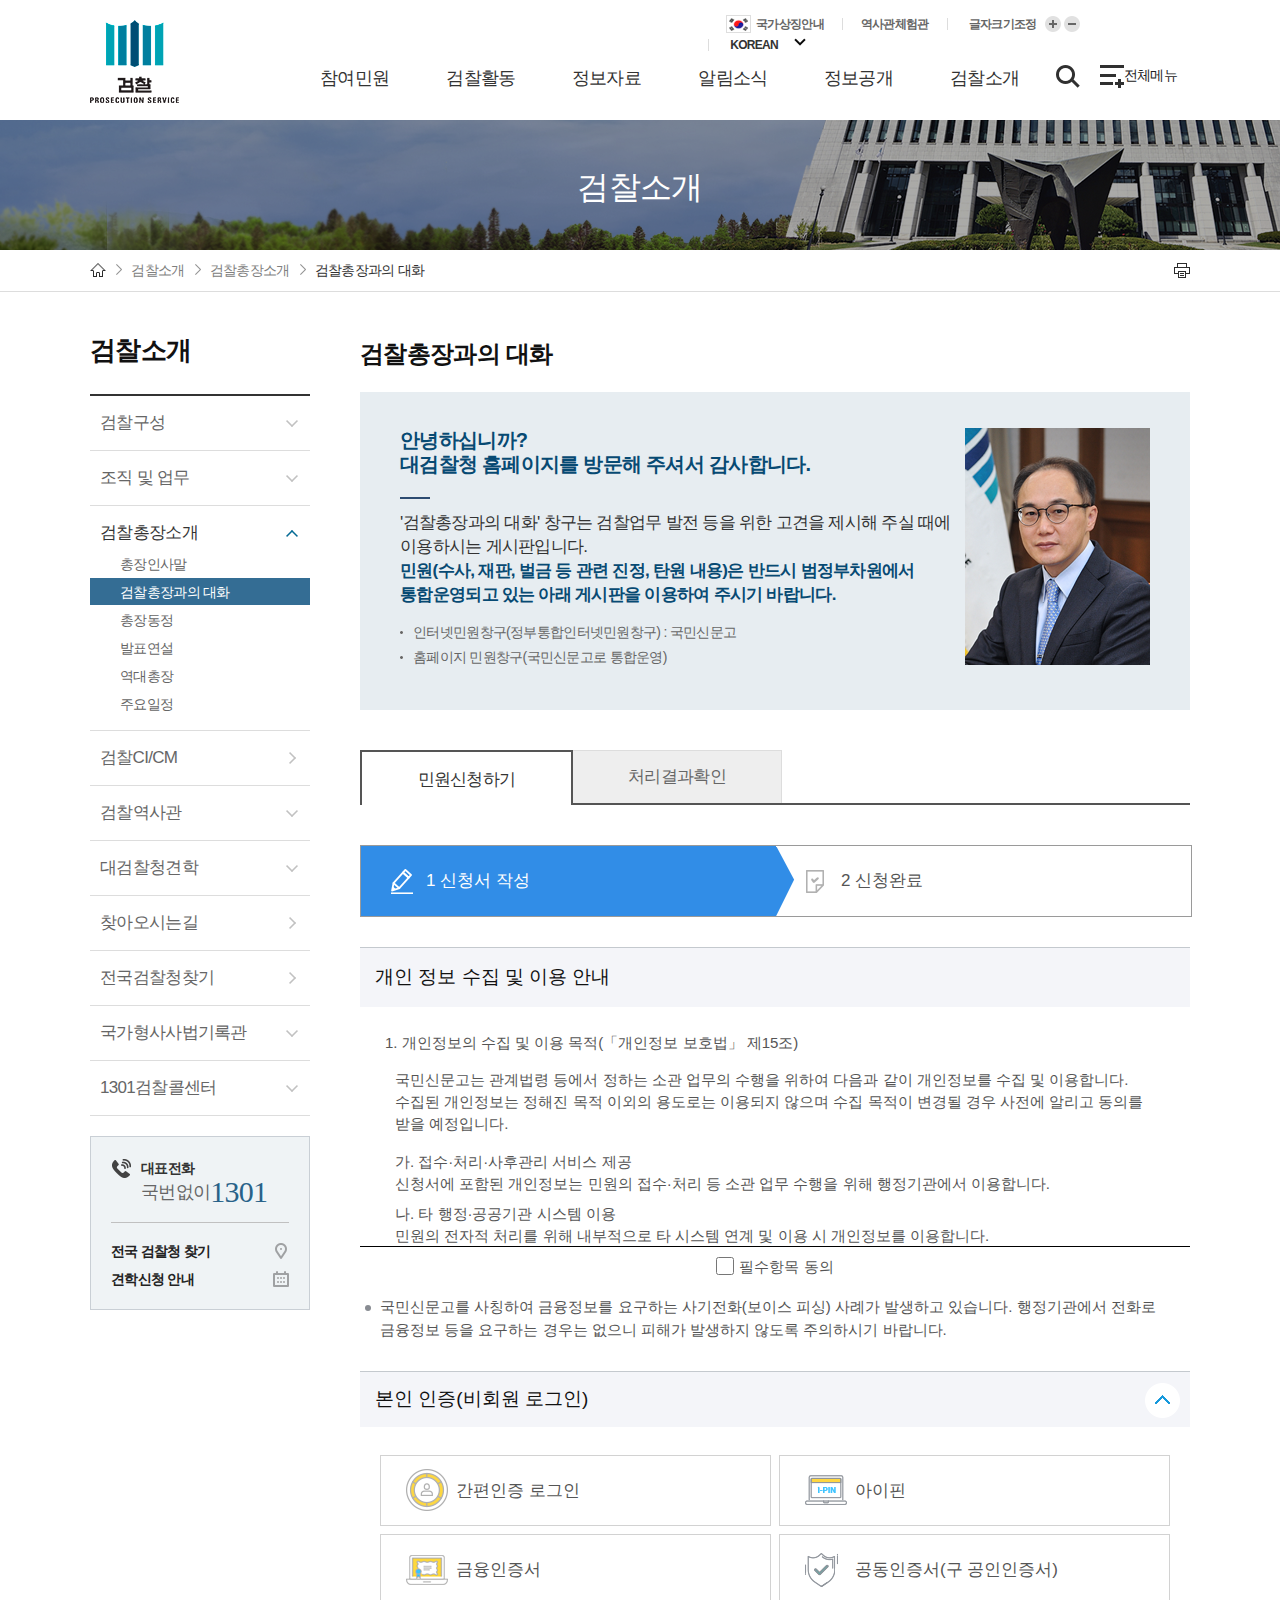
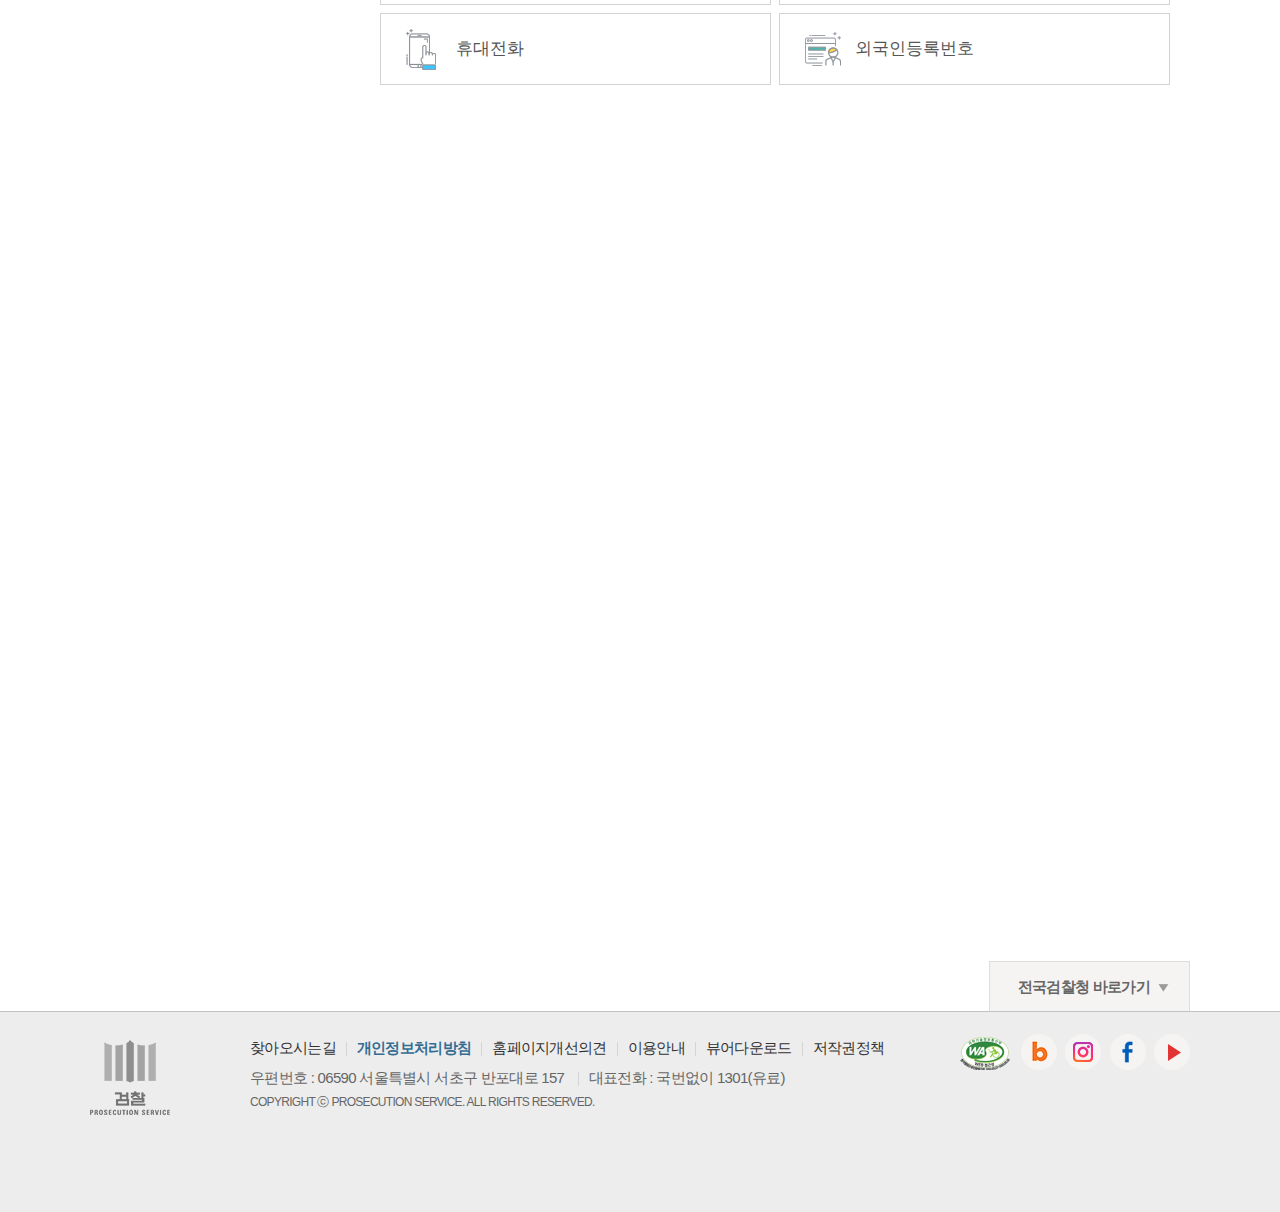
<file: indexSub6.html>
<!DOCTYPE HTML>
<html lang='ko'>
<head>
	<title>홈 > 검찰소개 >	검찰총장소개 >	검찰총장과의 대화 > 민원신청하기 - 대검찰청</title>
	<meta charset='utf-8'>
	<meta name='Viewport' content='width=device-width, initial-scale=1.0, minimum-scale=1.0, maximum-scale=1.6'>
	<meta name='Title' content='대검찰청'>
	<meta name='Subject' content='대검찰청 클론코딩'>
	<meta name='Keywords' content='html5, css3, 웹표준, 관공소, 대검찰청'>
	<meta name='Author' content='gayeon'>
	<meta name='Publisher' content='gayeon'>
	<meta name='Description' content='웹접근성, 웹표준을 준수한 대검찰청 클론코딩 입니다.'>
	<meta name='Author-Date' content='2022/10/28'>
	<meta name='Robots' content='index,follow'>
	<meta name="msapplication-TileColor" content="#ffffff">
	<meta name="msapplication-TileImage" content="/ms-icon-144x144.png">
	<meta name="theme-color" content="#ffffff">

	<link href="https://hangeul.pstatic.net/hangeul_static/css/nanum-square.css" rel="stylesheet">

	<link rel='stylesheet' href='css/reset.css'>
	<link rel='stylesheet' href='css/style6.css'>

	<link rel="apple-touch-icon" sizes="57x57" href="favicon/apple-icon-57x57.png">
	<link rel="apple-touch-icon" sizes="60x60" href="favicon/apple-icon-60x60.png">
	<link rel="apple-touch-icon" sizes="72x72" href="favicon/apple-icon-72x72.png">
	<link rel="apple-touch-icon" sizes="76x76" href="favicon/apple-icon-76x76.png">
	<link rel="apple-touch-icon" sizes="114x114" href="favicon/apple-icon-114x114.png">
	<link rel="apple-touch-icon" sizes="120x120" href="favicon/apple-icon-120x120.png">
	<link rel="apple-touch-icon" sizes="144x144" href="favicon/apple-icon-144x144.png">
	<link rel="apple-touch-icon" sizes="152x152" href="favicon/apple-icon-152x152.png">
	<link rel="apple-touch-icon" sizes="180x180" href="favicon/apple-icon-180x180.png">
	<link rel="icon" type="image/png" sizes="192x192"  href="favicon/android-icon-192x192.png">
	<link rel="icon" type="image/png" sizes="32x32" href="favicon/favicon-32x32.png">
	<link rel="icon" type="image/png" sizes="96x96" href="favicon/favicon-96x96.png">
	<link rel="icon" type="image/png" sizes="16x16" href="favicon/favicon-16x16.png">
	<link rel="shortcut icon" type="image/x-icon" href="favicon/aa.ico">

	<script src="https://code.jquery.com/jquery-3.6.1.min.js"></script>
	<script src="./js/script.js" defer></script>

	<link rel='stylesheet' href='https://use.fontawesome.com/releases/v5.5.0/css/all.css' integrity='sha384-B4dIYHKNBt8Bc12p+WXckhzcICo0wtJAoU8YZTY5qE0Id1GSseTk6S+L3BlXeVIU' crossorigin='anonymous'>
	<link rel="stylesheet" href="https://cdnjs.cloudflare.com/ajax/libs/font-awesome/4.7.0/css/font-awesome.min.css">
</head>
<body>
    <div id="wrap">
        <header id="header" class="header">
			<div class="container">
				<h1 class="logo"><a href="index.html" title="logo"><img src="./img/bg_logo.png" alt="로고"></a></h1>
				<div class="top">
					<ul>
						<li><a href="javascript:" class="nation">국가상징안내</a></li>
						<li><a href="javascript:">역사관체험관</a></li>
						<li class="zoom">
							<span>글자크기조정</span>
							<a href="javascript:" class="zoom-in">글자크기 더 크게</a>
							<a href="javascript:" class="zoom-out">글자크기 더 작게</a>
						</li>
						<li>
							<div class="language">
								<span><a href="javascript:">KOREAN</a></span>
								<div class="languageBox">
									<span><a href="javascript:" class="now">KOREAN</a></span>
									<span><a href="javascript:">ENGLISH</a></span>
									<span><a href="javascript:">CHINESE</a></span>
									<span><a href="javascript:">JAPANESE</a></span>
								</div>
							</div>
							
						</li>
					</ul>
				</div>
				<nav id="nav" class="gnbWrap">
					<div class="gnbArea">
						<ul id="gnb" class="menu">
							<li class="dep1">
								<a href="indexSub1.html" title="참여민원">참여민원</a>
								<div class="dep2Box">
									<div class="dep2List">
										<span>참여민원</span>
										<div class="scroll">
											<ul>
												<li class="dep2 sub">
													<a href="javascript:" title="민원안내">민원안내</a>
													<ul>
														<li class="dep3"><a href="javascript:" title="민원사무 안내">민원사무 안내</a></li>
														<li class="dep3"><a href="javascript:" title="민원서식 내려받기">민원서식 내려받기</a></li>
														<li class="dep3"><a href="javascript:" title="사건처리절차 안내">사건처리절차 안내</a></li>
														<li class="dep3"><a href="javascript:" title="민원서비스헌장">민원서비스헌장</a></li>
														<li class="dep3"><a href="javascript:" title="민원안내전화">민원안내전화</a></li>
														<li class="dep3"><a href="javascript:" title="적극행정제도 소개">적극행정제도 소개</a></li>
														<li class="dep3"><a href="javascript:" title="적극행정 소식란">적극행정 소식란</a></li>
													</ul>
												</li>
												<li class="dep2 sub">
													<a href="javascript:" title="일반민원">일반민원</a>
													<ul>
														<li class="dep3"><a href="javascript:" title="이용안내">이용안내</a></li>
														<li class="dep3"><a href="javascript:" title="민원신청/확인">민원신청/확인</a></li>
														<li class="dep3"><a href="javascript:" title="110정부민원안내콜센터">110정부민원안내콜센터</a></li>
														<li class="dep3"><a href="javascript:" title="공개민원 열람하기">공개민원 열람하기</a></li>
													</ul>
												</li>
												<li class="dep2"><a href="javascript:" class="new" title="제증명민원">제증명민원</a></li>
												<li class="dep2 sub"><a href="javascript:" title="벌과금/사건검색">벌과금/사건검색</a>
													<ul>
														<li class="dep3"><a href="javascript:" class="new" title="사건진행상황조회">사건진행상황조회</a></li>
														<li class="dep3"><a href="javascript:" class="new" title="벌과금납부조회">벌과금납부조회</a></li>
														<li class="dep3"><a href="javascript:" class="new" title="재판서 및 통지서 조회">재판서 및 통지서 조회</a></li>
														<li class="dep3"><a href="javascript:" class="new" title="가납금환급조회">가납금환급조회</a></li>
													</ul>
												</li>
												<li class="dep2"><a href="javascript:" title="자주묻는질문">자주묻는질문</a></li>
												<li class="dep2"><a href="javascript:" title="자유발언대">자유발언대</a></li>
												<li class="dep2 sub"><a href="javascript:" title="감동직원추천">감동직원추천</a>
													<ul>
														<li class="dep3"><a href="javascript:" title="국민감동직원추천">국민감동직원추천</a></li>
														<li class="dep3"><a href="javascript:" title="추천서 작성하기">추천서 작성하기</a></li>
														<li class="dep3"><a href="javascript:" title="내의견 보기">내의견 보기</a></li>
													</ul>
												</li>
											</ul>
										</div>
									</div>
								</div>
							</li>
							<li class="dep1">
								<a href="indexSub2.html" title="검찰활동">검찰활동</a>
								<div class="dep2Box">
									<div class="dep2List">
										<span>검찰활동</span>
										<div class="scroll">
											<ul>
												<li class="dep2 sub">
													<a href="javascript:" title="주요수사활동">주요수사활동</a>
													<ul>
														<li class="dep3"><a href="javascript:" title="부정부패수사">부정부패수사</a></li>
														<li class="dep3"><a href="javascript:" title="회계분석 &middot; 자금추적 수사지원">회계분석 &middot; 자금추적 수사지원</a></li>
														<li class="dep3"><a href="javascript:" title="기술유출범죄수사">기술유출범죄수사</a></li>
														<li class="dep3"><a href="javascript:" title="범죄수익환수수사">범죄수익환수수사</a></li>
														<li class="dep3"><a href="javascript:" title="마약 &middot; 조직폭력범죄수사">마약 &middot; 조직폭력범죄수사</a></li>
														<li class="dep3"><a href="javascript:" title="지식재산권침해범죄수사">지식재산권침해범죄수사</a></li>
														<li class="dep3"><a href="javascript:" title="과학수사">과학수사</a></li>
													</ul>
												</li>
												<li class="dep2 sub">
													<a href="javascript:" title="공판 &middot; 형 집행">공판 &middot; 형 집행</a>
													<ul>
														<li class="dep3"><a href="javascript:" title="공판활동">공판활동</a></li>
														<li class="dep3"><a href="javascript:" title="형의 집행">형의 집행</a></li>
													</ul>
												</li>
												<li class="dep2 sub">
													<a href="javascript:" title="지원활동">지원활동</a>
													<ul>
														<li class="dep3"><a href="javascript:" title="소년선도보호">소년선도보호</a></li>
														<li class="dep3"><a href="javascript:" title="피해자인권">피해자인권</a></li>
														<li class="dep3"><a href="javascript:" title="사회공헌">사회공헌</a></li>
													</ul>
												</li>
												<li class="dep2 sub">
													<a href="javascript:" title="국제협력">국제협력</a>
													<ul>
														<li class="dep3"><a href="javascript:" title="검찰의 국제공조">검찰의 국제공조</a></li>
														<li class="dep3"><a href="javascript:" title="국제협력 네트워크">국제협력 네트워크</a></li>
													</ul>
												</li>
											</ul>
										</div>
									</div>
								</div>
							</li>
							<li class="dep1">
								<a href="indexSub3.html" title="정보자료">정보자료</a>
								<div class="dep2Box">
									<div class="dep2List">
										<span>정보자료</span>
										<div class="scroll">
											<ul>
												<li class="dep2 sub">
													<a href="javascript:" title="통계자료">통계자료</a>
													<ul>
														<li class="dep3"><a href="javascript:" title="범죄분석">범죄분석</a></li>
														<li class="dep3"><a href="javascript:" title="범죄동향리포트">범죄동향리포트</a></li>
														<li class="dep3"><a href="javascript:" title="형사사건동향">형사사건동향</a></li>
													</ul>
												</li>
												<li class="dep2 sub">
													<a href="javascript:" title="연구자료">연구자료</a>
													<ul>
														<li class="dep3"><a href="javascript:" title="검찰관련 연구자료">검찰관련 연구자료</a></li>
														<li class="dep3"><a href="javascript:" class="new" title="해외연수검사 연구논문">해외연수검사 연구논문</a></li>
														<li class="dep3"><a href="javascript:" title="검찰연감">검찰연감</a></li>
													</ul>
												</li>
												<li class="dep2"><a href="javascript:" title="나라지표상황판">나라지표상황판</a></li>
												<li class="dep2"><a href="javascript:" title="훈령/예규">훈령/예규</a></li>
											</ul>
										</div>
									</div>
								</div>
							</li>
							<li class="dep1">
								<a href="indexSub4.html" title="알림소식">알림소식</a>
								<div class="dep2Box">
									<div class="dep2List">
										<span>알림소식</span>
										<div class="scroll">
											<ul>
												<li class="dep2"><a href="javascript:" title="공지사항">공지사항</a></li>
												<li class="dep2"><a href="javascript:" title="고시 &middot; 공고">고시 &middot; 공고</a></li>
												<li class="dep2"><a href="javascript:" title="검찰발표자료">검찰발표자료</a></li>
												<li class="dep2 sub">
													<a href="javascript:" title="검찰소식">검찰소식</a>
													<ul>
														<li class="dep3"><a href="javascript:" title="카드뉴스">카드뉴스</a></li>
														<li class="dep3"><a href="javascript:" class="new" title="생생영상">생생영상</a></li>
														<li class="dep3"><a href="javascript:" title="뉴스레터">뉴스레터</a></li>
													</ul>
												</li>
											</ul>
										</div>
									</div>
								</div>
							</li>
							<li class="dep1">
								<a href="indexSub5.html" title="정보공개">정보공개</a>
								<div class="dep2Box">
									<div class="dep2List">
										<span>정보공개</span>
										<div class="scroll">
											<ul>
												<li class="dep2 sub">
													<a href="javascript:" title="정보공개안내">정보공개안내</a>
													<ul>
														<li class="dep3"><a href="javascript:" title="정보공개제도란">정보공개제도란</a></li>
														<li class="dep3"><a href="javascript:" title="업무처리절차">업무처리절차</a></li>
														<li class="dep3"><a href="javascript:" title="공개청구권자">공개청구권자</a></li>
														<li class="dep3"><a href="javascript:" title="비공개 대상 정보 세부 기준">비공개 대상 정보 세부 기준</a></li>
														<li class="dep3"><a href="javascript:" title="정보공개방법">정보공개방법</a></li>
														<li class="dep3"><a href="javascript:" title="불복구제절차">불복구제절차</a></li>
														<li class="dep3"><a href="javascript:" title="수수료안내">수수료안내</a></li>
														<li class="dep3"><a href="javascript:" title="관련서식">관련서식</a></li>
													</ul>
												</li>
												<li class="dep2 sub">
													<a href="javascript:" title="사전정보공표">사전정보공표</a>
													<ul>
														<li class="dep3"><a href="javascript:" title="사전정보공표대상">사전정보공표대상</a></li>
													</ul>
												</li>
												<li class="dep2 sub"><a href="javascript:" title="정보목록">정보목록</a>
													<ul>
														<li class="dep3"><a href="javascript:" class="new" title="정보목록">정보목록</a></li>
														<li class="dep3"><a href="javascript:" title="2014.3. 이전 검찰청 정보목록">2014.3. 이전 검찰청 정보목록</a></li>
													</ul>
												</li>
												<li class="dep2"><a href="javascript:" title="정보공개청구">정보공개청구</a></li>
												<li class="dep2"><a href="javascript:" title="공공데이터개방">공공데이터개방</a></li>
												<li class="dep2"><a href="javascript:" title="정책실명제">정책실명제</a></li>
											</ul>
										</div>
									</div>
								</div>
							</li>
							<li class="dep1">
								<a href="indexSub6.html" title="검찰소개">검찰소개</a>
								<div class="dep2Box">
									<div class="dep2List">
										<span>검찰소개</span>
										<div class="scroll">
											<ul>
												<li class="dep2 sub">
													<a href="javascript:" title="검찰구성">검찰구성</a>
													<ul>
														<li class="dep3"><a href="javascript:" title="검찰이란?">검찰이란?</a></li>
														<li class="dep3"><a href="javascript:" title="검찰구성원">검찰구성원</a></li>
														<li class="dep3"><a href="javascript:" title="검사의 역할">검사의 역할</a></li>
													</ul>
												</li>
												<li class="dep2 sub">
													<a href="javascript:" title="조직 및 업무">조직 및 업무</a>
													<ul>
														<li class="dep3"><a href="javascript:" title="부서별연락처">부서별연락처</a></li>
														<li class="dep3"><a href="javascript:" title="검찰조직구조">검찰조직구조</a></li>
														<li class="dep3"><a href="javascript:" title="층별안내도">층별안내도</a></li>
														<li class="dep3"><a href="javascript:" title="대검찰청 배치표">대검찰청 배치표</a></li>
													</ul>
												</li>
												<li class="dep2 sub"><a href="javascript:" title="검찰총장소개">검찰총장소개</a>
													<ul>
														<li class="dep3"><a href="javascript:" title="총장인사말">총장인사말</a></li>
														<li class="dep3"><a href="javascript:" title="검찰총장과의 대화">검찰총장과의 대화</a></li>
														<li class="dep3"><a href="javascript:" title="총장동정">총장동정</a></li>
														<li class="dep3"><a href="javascript:" title="발표연설">발표연설</a></li>
														<li class="dep3"><a href="javascript:" title="역대총장">역대총장</a></li>
														<li class="dep3"><a href="javascript:" title="주요일정">주요일정</a></li>
													</ul>
												</li>
												<li class="dep2"><a href="javascript:" title="검찰CI/CM">검찰CI/CM</a></li>
												<li class="dep2 sub">
													<a href="javascript:" title="검찰역사관">검찰역사관</a>
													<ul>
														<li class="dep3"><a href="javascript:" title="검찰제도의 변천">검찰제도의 변천</a></li>
														<li class="dep3"><a href="javascript:" title="복제의 변천">복제의 변천</a></li>
														<li class="dep3"><a href="javascript:" title="서식의 변천">서식의 변천</a></li>
														<li class="dep3"><a href="javascript:" title="사건과 이슈"></a>사건과 이슈</li>
													</ul>
												</li>
												<li class="dep2 sub">
													<a href="javascript:" title="대검찰청견학">대검찰청견학</a>
													<ul>
														<li class="dep3"><a href="javascript:" title="견학안내">견학안내</a></li>
														<li class="dep3"><a href="javascript:" title="견학신청">견학신청</a></li>
														<li class="dep3"><a href="javascript:" title="견학소감">견학소감</a></li>
													</ul>
												</li>
												<li class="dep2"><a href="javascript:" title="찾아오시는길">찾아오시는길</a></li>
												<li class="dep2"><a href="javascript:" title="전국검찰청찾기">전국검찰청찾기</a></li>
												<li class="dep2 sub">
													<a href="javascript:" title="국가형사사법기록관">국가형사사법기록관</a>
													<ul>
														<li class="dep3"><a href="javascript:" title="기록관 소개">기록관 소개</a></li>
														<li class="dep3"><a href="javascript:" title="견학안내 및 신청">견학안내 및 신청</a></li>
													</ul>
												</li>
												<li class="dep2 sub">
													<a href="javascript:" title="1301검찰콜센터">1301검찰콜센터</a>
													<ul>
														<li class="dep3"><a href="javascript:" title="콜센터 소개">콜센터 소개</a></li>
														<li class="dep3"><a href="javascript:" title="이용안내">이용안내</a></li>
													</ul>
												</li>
											</ul>
										</div>
									</div>
								</div>
							</li>
						</ul>
					</div>
				</nav>
				<div class="btnIn sch">
					<span class="btn search">
						<a href="javascript:">검색 열기</a>
					</span>
				</div>
				<div class="schWrap">
					<div class="schArea">
						<label for="schWordFi">키워드 검색</label>
						<div>
							<input type="text" placeholder="검색어를 입력하세요." id="schWordFi" name="schWordFi">
							<button class="btnSearch">검색</button>
						</div>
					</div>
				</div>			
				<div class="btnIn allmn">
					<span class="btn allmenu">
						<a href="javascript:">전체메뉴</a>
					</span>
				</div>
				<btn class="allMenuWrap">
					<div class="allMenuDim"></div>
					<div class="allMenuBox">
						<dl>
							<dt><span>검찰 PROSECUTION SERVICE</span></dt>
							<dd>
								<div class="allMenuList" style="height: 833px;">
									<ul id="allMenu" class="menu">
										<li class="dep1">
											<a href="javascript:" title="참여민원">참여민원</a>
											<div class="dep2Box">
												<div class="dep2List">
													<span>참여민원</span>
													<div class="scroll">
														<ul>
															<li class="dep2 sub">
																<a href="javascript:" title="민원안내">민원안내</a>
																<ul>
																	<li class="dep3"><a href="javascript:" title="민원사무 안내">민원사무 안내</a></li>
																	<li class="dep3"><a href="javascript:" title="민원서식 내려받기">민원서식 내려받기</a></li>
																	<li class="dep3"><a href="javascript:" title="사건처리절차 안내">사건처리절차 안내</a></li>
																	<li class="dep3"><a href="javascript:" title="민원서비스헌장">민원서비스헌장</a></li>
																	<li class="dep3"><a href="javascript:" title="민원안내전화">민원안내전화</a></li>
																	<li class="dep3"><a href="javascript:" title="적극행정제도 소개">적극행정제도 소개</a></li>
																	<li class="dep3"><a href="javascript:" title="적극행정 소식란">적극행정 소식란</a></li>
																</ul>
															</li>
															<li class="dep2 sub">
																<a href="javascript:" title="일반민원">일반민원</a>
																<ul>
																	<li class="dep3"><a href="javascript:" title="이용안내">이용안내</a></li>
																	<li class="dep3"><a href="javascript:" title="민원신청/확인">민원신청/확인</a></li>
																	<li class="dep3"><a href="javascript:" title="110정부민원안내콜센터">110정부민원안내콜센터</a></li>
																	<li class="dep3"><a href="javascript:" title="공개민원 열람하기">공개민원 열람하기</a></li>
																</ul>
															</li>
															<li class="dep2"><a href="javascript:" class="new" title="제증명민원">제증명민원</a></li>
															<li class="dep2 sub"><a href="javascript:" title="벌과금/사건검색">벌과금/사건검색</a>
																<ul>
																	<li class="dep3"><a href="javascript:" class="new" title="사건진행상황조회">사건진행상황조회</a></li>
																	<li class="dep3"><a href="javascript:" class="new" title="벌과금납부조회">벌과금납부조회</a></li>
																	<li class="dep3"><a href="javascript:" class="new" title="재판서 및 통지서 조회">재판서 및 통지서 조회</a></li>
																	<li class="dep3"><a href="javascript:" class="new" title="가납금환급조회">가납금환급조회</a></li>
																</ul>
															</li>
															<li class="dep2"><a href="javascript:" title="자주묻는질문">자주묻는질문</a></li>
															<li class="dep2"><a href="javascript:" title="자유발언대">자유발언대</a></li>
															<li class="dep2 sub"><a href="javascript:" title="감동직원추천">감동직원추천</a>
																<ul>
																	<li class="dep3"><a href="javascript:" title="국민감동직원추천">국민감동직원추천</a></li>
																	<li class="dep3"><a href="javascript:" title="추천서 작성하기">추천서 작성하기</a></li>
																	<li class="dep3"><a href="javascript:" title="내의견 보기">내의견 보기</a></li>
																</ul>
															</li>
														</ul>
													</div>
												</div>
											</div>
										</li>
										<li class="dep1">
											<a href="javascript:" title="검찰활동">검찰활동</a>
											<div class="dep2Box">
												<div class="dep2List">
													<span>검찰활동</span>
													<div class="scroll">
														<ul>
															<li class="dep2 sub">
																<a href="javascript:" title="주요수사활동">주요수사활동</a>
																<ul>
																	<li class="dep3"><a href="javascript:" title="부정부패수사">부정부패수사</a></li>
																	<li class="dep3"><a href="javascript:" title="회계분석 &middot; 자금추적 수사지원">회계분석 &middot; 자금추적 수사지원</a></li>
																	<li class="dep3"><a href="javascript:" title="기술유출범죄수사">기술유출범죄수사</a></li>
																	<li class="dep3"><a href="javascript:" title="범죄수익환수수사">범죄수익환수수사</a></li>
																	<li class="dep3"><a href="javascript:" title="마약 &middot; 조직폭력범죄수사">마약 &middot; 조직폭력범죄수사</a></li>
																	<li class="dep3"><a href="javascript:" title="지식재산권침해범죄수사">지식재산권침해범죄수사</a></li>
																	<li class="dep3"><a href="javascript:" title="과학수사">과학수사</a></li>
																</ul>
															</li>
															<li class="dep2 sub">
																<a href="javascript:" title="공판 &middot; 형 집행">공판 &middot; 형 집행</a>
																<ul>
																	<li class="dep3"><a href="javascript:" title="공판활동">공판활동</a></li>
																	<li class="dep3"><a href="javascript:" title="형의 집행">형의 집행</a></li>
																</ul>
															</li>
															<li class="dep2 sub">
																<a href="javascript:" title="지원활동">지원활동</a>
																<ul>
																	<li class="dep3"><a href="javascript:" title="소년선도보호">소년선도보호</a></li>
																	<li class="dep3"><a href="javascript:" title="피해자인권">피해자인권</a></li>
																	<li class="dep3"><a href="javascript:" title="사회공헌">사회공헌</a></li>
																</ul>
															</li>
															<li class="dep2 sub">
																<a href="javascript:" title="국제협력">국제협력</a>
																<ul>
																	<li class="dep3"><a href="javascript:" title="검찰의 국제공조">검찰의 국제공조</a></li>
																	<li class="dep3"><a href="javascript:" title="국제협력 네트워크">국제협력 네트워크</a></li>
																</ul>
															</li>
														</ul>
													</div>
												</div>
											</div>
										</li>
										<li class="dep1">
											<a href="javascript:" title="정보자료">정보자료</a>
											<div class="dep2Box">
												<div class="dep2List">
													<span>정보자료</span>
													<div class="scroll">
														<ul>
															<li class="dep2 sub">
																<a href="javascript:" title="통계자료">통계자료</a>
																<ul>
																	<li class="dep3"><a href="javascript:" title="범죄분석">범죄분석</a></li>
																	<li class="dep3"><a href="javascript:" title="범죄동향리포트">범죄동향리포트</a></li>
																	<li class="dep3"><a href="javascript:" title="형사사건동향">형사사건동향</a></li>
																</ul>
															</li>
															<li class="dep2 sub">
																<a href="javascript:" title="연구자료">연구자료</a>
																<ul>
																	<li class="dep3"><a href="javascript:" title="검찰관련 연구자료">검찰관련 연구자료</a></li>
																	<li class="dep3"><a href="javascript:" class="new" title="해외연수검사 연구논문">해외연수검사 연구논문</a></li>
																	<li class="dep3"><a href="javascript:" title="검찰연감">검찰연감</a></li>
																</ul>
															</li>
															<li class="dep2"><a href="javascript:" title="나라지표상황판">나라지표상황판</a></li>
															<li class="dep2"><a href="javascript:" title="훈령/예규">훈령/예규</a></li>
														</ul>
													</div>
												</div>
											</div>
										</li>
										<li class="dep1">
											<a href="javascript:" title="알림소식">알림소식</a>
											<div class="dep2Box">
												<div class="dep2List">
													<span>알림소식</span>
													<div class="scroll">
														<ul>
															<li class="dep2"><a href="javascript:" title="공지사항">공지사항</a></li>
															<li class="dep2"><a href="javascript:" title="고시 &middot; 공고">고시 &middot; 공고</a></li>
															<li class="dep2"><a href="javascript:" title="검찰발표자료">검찰발표자료</a></li>
															<li class="dep2 sub">
																<a href="javascript:" title="검찰소식">검찰소식</a>
																<ul>
																	<li class="dep3"><a href="javascript:" title="카드뉴스">카드뉴스</a></li>
																	<li class="dep3"><a href="javascript:" class="new" title="생생영상">생생영상</a></li>
																	<li class="dep3"><a href="javascript:" title="뉴스레터">뉴스레터</a></li>
																</ul>
															</li>
														</ul>
													</div>
												</div>
											</div>
										</li>
										<li class="dep1">
											<a href="javascript:" title="정보공개">정보공개</a>
											<div class="dep2Box">
												<div class="dep2List">
													<span>정보공개</span>
													<div class="scroll">
														<ul>
															<li class="dep2 sub">
																<a href="javascript:" title="정보공개안내">정보공개안내</a>
																<ul>
																	<li class="dep3"><a href="javascript:" title="정보공개제도란">정보공개제도란</a></li>
																	<li class="dep3"><a href="javascript:" title="업무처리절차">업무처리절차</a></li>
																	<li class="dep3"><a href="javascript:" title="공개청구권자">공개청구권자</a></li>
																	<li class="dep3"><a href="javascript:" title="비공개 대상 정보 세부 기준">비공개 대상 정보 세부 기준</a></li>
																	<li class="dep3"><a href="javascript:" title="정보공개방법">정보공개방법</a></li>
																	<li class="dep3"><a href="javascript:" title="불복구제절차">불복구제절차</a></li>
																	<li class="dep3"><a href="javascript:" title="수수료안내">수수료안내</a></li>
																	<li class="dep3"><a href="javascript:" title="관련서식">관련서식</a></li>
																</ul>
															</li>
															<li class="dep2 sub">
																<a href="javascript:" title="사전정보공표">사전정보공표</a>
																<ul>
																	<li class="dep3"><a href="javascript:" title="사전정보공표대상">사전정보공표대상</a></li>
																</ul>
															</li>
															<li class="dep2 sub"><a href="javascript:" title="정보목록">정보목록</a>
																<ul>
																	<li class="dep3"><a href="javascript:" class="new" title="정보목록">정보목록</a></li>
																	<li class="dep3"><a href="javascript:" title="2014.3. 이전 검찰청 정보목록">2014.3. 이전 검찰청 정보목록</a></li>
																</ul>
															</li>
															<li class="dep2"><a href="javascript:" title="정보공개청구">정보공개청구</a></li>
															<li class="dep2"><a href="javascript:" title="공공데이터개방">공공데이터개방</a></li>
															<li class="dep2"><a href="javascript:" title="정책실명제">정책실명제</a></li>
														</ul>
													</div>
												</div>
											</div>
										</li>
										<li class="dep1">
											<a href="javascript:" title="검찰소개">검찰소개</a>
											<div class="dep2Box">
												<div class="dep2List">
													<span>검찰소개</span>
													<div class="scroll">
														<ul>
															<li class="dep2 sub">
																<a href="javascript:" title="검찰구성">검찰구성</a>
																<ul>
																	<li class="dep3"><a href="javascript:" title="검찰이란?">검찰이란?</a></li>
																	<li class="dep3"><a href="javascript:" title="검찰구성원">검찰구성원</a></li>
																	<li class="dep3"><a href="javascript:" title="검사의 역할">검사의 역할</a></li>
																</ul>
															</li>
															<li class="dep2 sub">
																<a href="javascript:" title="조직 및 업무">조직 및 업무</a>
																<ul>
																	<li class="dep3"><a href="javascript:" title="부서별연락처">부서별연락처</a></li>
																	<li class="dep3"><a href="javascript:" title="검찰조직구조">검찰조직구조</a></li>
																	<li class="dep3"><a href="javascript:" title="층별안내도">층별안내도</a></li>
																	<li class="dep3"><a href="javascript:" title="대검찰청 배치표">대검찰청 배치표</a></li>
																</ul>
															</li>
															<li class="dep2 sub"><a href="javascript:" title="검찰총장소개">검찰총장소개</a>
																<ul>
																	<li class="dep3"><a href="javascript:" title="총장인사말">총장인사말</a></li>
																	<li class="dep3"><a href="javascript:" title="검찰총장과의 대화">검찰총장과의 대화</a></li>
																	<li class="dep3"><a href="javascript:" title="총장동정">총장동정</a></li>
																	<li class="dep3"><a href="javascript:" title="발표연설">발표연설</a></li>
																	<li class="dep3"><a href="javascript:" title="역대총장">역대총장</a></li>
																	<li class="dep3"><a href="javascript:" title="주요일정">주요일정</a></li>
																</ul>
															</li>
															<li class="dep2"><a href="javascript:" title="검찰CI/CM">검찰CI/CM</a></li>
															<li class="dep2 sub">
																<a href="javascript:" title="검찰역사관">검찰역사관</a>
																<ul>
																	<li class="dep3"><a href="javascript:" title="검찰제도의 변천">검찰제도의 변천</a></li>
																	<li class="dep3"><a href="javascript:" title="복제의 변천">복제의 변천</a></li>
																	<li class="dep3"><a href="javascript:" title="서식의 변천">서식의 변천</a></li>
																	<li class="dep3"><a href="javascript:" title="사건과 이슈"></a>사건과 이슈</li>
																</ul>
															</li>
															<li class="dep2 sub">
																<a href="javascript:" title="대검찰청견학">대검찰청견학</a>
																<ul>
																	<li class="dep3"><a href="javascript:" title="견학안내">견학안내</a></li>
																	<li class="dep3"><a href="javascript:" title="견학신청">견학신청</a></li>
																	<li class="dep3"><a href="javascript:" title="견학소감">견학소감</a></li>
																</ul>
															</li>
															<li class="dep2"><a href="javascript:" title="찾아오시는길">찾아오시는길</a></li>
															<li class="dep2"><a href="javascript:" title="전국검찰청찾기">전국검찰청찾기</a></li>
															<li class="dep2 sub">
																<a href="javascript:" title="국가형사사법기록관">국가형사사법기록관</a>
																<ul>
																	<li class="dep3"><a href="javascript:" title="기록관 소개">기록관 소개</a></li>
																	<li class="dep3"><a href="javascript:" title="견학안내 및 신청">견학안내 및 신청</a></li>
																</ul>
															</li>
															<li class="dep2 sub">
																<a href="javascript:" title="1301검찰콜센터">1301검찰콜센터</a>
																<ul>
																	<li class="dep3"><a href="javascript:" title="콜센터 소개">콜센터 소개</a></li>
																	<li class="dep3"><a href="javascript:" title="이용안내">이용안내</a></li>
																</ul>
															</li>
														</ul>
													</div>
												</div>
											</div>
										</li>
										<li class="dep1">
											<a href="javascript:" title="이용안내">이용안내</a>
											<div class="dep2Box">
												<div class="dep2List">
													<span>이용안내</span>
													<div class="scroll">
														<ul>
															<li class="dep2"><a href="javascript:" title="이용안내">이용안내</a></li>
															<li class="dep2"><a href="javascript:" title="홈페이지개선의견">홈페이지개선의견</a></li>
															<li class="dep2 sub">
																<a href="javascript:" title="개인정보처리방침">개인정보처리방침</a>
																<ul>
																	<li class="dep3"><a href="javascript:" title="개인정보처리방침">개인정보처리방침</a></li>
																	<li class="dep3"><a href="javascript:" title="개정이력">개정이력</a></li>
																</ul>
															</li>
															<li class="dep2"><a href="javascript:" title="저작권정책">저작권정책</a></li>
															<li class="dep2"><a href="javascript:" title="글자크기조정안내">글자크기조정안내</a></li>
															<li class="dep2"><a href="javascript:" title="뷰어다운로드">뷰어다운로드</a></li>
															
														</ul>
													</div>
												</div>
											</div>
										</li>
									</ul>
								</div>
							</dd>
						</dl>
						<span class="allMenuClose"><a href="javascript:">전체보기 닫기</a></span>
					</div>
				</btn>
			</div>
		</header>
        <div id="topWrap" class="topWrap">
			<div class="topVisual">검찰소개</div>
			<div class="container">
				<div class="breadCrumb">
					<a href="javascript:" class="home">홈</a>
					<a href="javascript:">검찰소개</a>
					<a href="javascript:">검찰총장소개</a>
					<span>검찰총장과의 대화</span>
					<div class="util">
						<span class="print">
							<a href="javascript:" title="새창열림">인쇄하기</a>
						</span>
					</div>
				</div>
			</div>
		</div>
        <div id="inner" class="inner">
			<div class="container cf">
				<div class="lnbWrap">
					<h2 class="title">검찰소개</h2>
					<ul id="lnb" class="lnb">
						<li class="dep2 sub">
                            <a href="javascript:" title="검찰구성">검찰구성</a>
							<ul>
                                <li class="dep3"><a href="javascript:" title="검찰이란?">검찰이란?</a></li>
                                <li class="dep3"><a href="javascript:" title="검찰구성원">검찰구성원</a></li>
                                <li class="dep3"><a href="javascript:" title="검사의 역할">검사의 역할</a></li>
                            </ul>
						</li>
                        <li class="dep2 sub">
                            <a href="javascript:" title="조직 및 업무">조직 및 업무</a>
							<ul>
                                <li class="dep3"><a href="javascript:" title="부서별연락처">부서별연락처</a></li>
                                <li class="dep3"><a href="javascript:" title="검찰조직구조">검찰조직구조</a></li>
                                <li class="dep3"><a href="javascript:" title="층별안내도">층별안내도</a></li>
                                <li class="dep3"><a href="javascript:" title="대검찰청 배치표">대검찰청 배치표</a></li>
                            </ul>
						</li>
                        <li class="dep2 sub on">
                            <a href="javascript:" title="검찰총장소개">검찰총장소개</a>
							<ul>
                                <li class="dep3"><a href="javascript:" title="총장인사말">총장인사말</a></li>
                                <li class="dep3 on"><a href="javascript:" title="검찰총장과의 대화">검찰총장과의 대화</a></li>
                                <li class="dep3"><a href="javascript:" title="총장동정">총장동정</a></li>
                                <li class="dep3"><a href="javascript:" title="발표연설">발표연설</a></li>
                                <li class="dep3"><a href="javascript:" title="역대총장">역대총장</a></li>
                                <li class="dep3"><a href="javascript:" title="주요일정">주요일정</a></li>
                            </ul>
						</li>
                        <li class="dep2">
                            <a href="javascript:" title="검찰CI/CM">검찰CI/CM</a>
						</li>
                        <li class="dep2 sub">
                            <a href="javascript:" title="검찰역사관">검찰역사관</a>
							<ul>
                                <li class="dep3"><a href="javascript:" title="검찰제도의 변천">검찰제도의 변천</a></li>
                                <li class="dep3"><a href="javascript:" title="복제의 변천">복제의 변천</a></li>
                                <li class="dep3"><a href="javascript:" title="서식의 변천">서식의 변천</a></li>
                                <li class="dep3"><a href="javascript:" title="사건과 이슈"></a>사건과 이슈</li>
                            </ul>
						</li>
                        <li class="dep2 sub">
                            <a href="javascript:" title="대검찰청견학">대검찰청견학</a>
							<ul>
                                <li class="dep3"><a href="javascript:" title="견학안내">견학안내</a></li>
                                <li class="dep3"><a href="javascript:" title="견학신청">견학신청</a></li>
                                <li class="dep3"><a href="javascript:" title="견학소감">견학소감</a></li>
                            </ul>
						</li>
                        <li class="dep2">
                            <a href="javascript:" title="찾아오시는길">찾아오시는길</a>
						</li>
                        <li class="dep2">
                            <a href="javascript:" title="전국검찰청찾기">전국검찰청찾기</a>
						</li>
                        <li class="dep2 sub">
                            <a href="javascript:" title="국가형사사법기록관">국가형사사법기록관</a>
							<ul>
                                <li class="dep3"><a href="javascript:" title="기록관 소개">기록관 소개</a></li>
                                <li class="dep3"><a href="javascript:" title="견학안내 및 신청">견학안내 및 신청</a></li>
                            </ul>
						</li>
                        <li class="dep2 sub">
                            <a href="javascript:" title="1301검찰콜센터">1301검찰콜센터</a>
							<ul>
                                <li class="dep3"><a href="javascript:" title="콜센터 소개">콜센터 소개</a></li>
                                <li class="dep3"><a href="javascript:" title="이용안내">이용안내</a></li>
                            </ul>
						</li>
					</ul>
					<div class="banner">
						<div class="call">
							<span>대표전화</span>
							국번없이<em>1301</em>
						</div>
						<div class="info">
							<span class="sch"><a href="javascript:">전국 검찰청 찾기</a></span>
							<span class="visit"><a href="javascript:">견학신청 안내</a></span>
						</div>
					</div>
				</div>
				<div class="content">
					<div class="pageTitle">
						<h3>검찰총장과의 대화</h3>
					</div>
					<div class="cmdBox blt">
						<span class="cmdImg">
							<img src="./img/lws_leader.png" alt="검찰총장사진">
						</span>
						<div class="cmdView">
							<dl>
								<dt>
									<span class="title">안녕하십니까?<br>대검찰청 홈페이지를 방문해 주셔서 감사합니다.</span>
								</dt>
								<dd>
									<p class="cmd">'검찰총장과의 대화' 창구는 검찰업무 발전 등을 위한 고견을 제시해 주실 때에 이용하시는 게시판입니다.
									<br><strong class="ems">민원(수사, 재판, 벌금 등 관련 진정, 탄원 내용)은 반드시 범정부차원에서 통합운영되고 있는 아래 게시판을 이용하여 주시기 바랍니다.</strong>
									</p>
									<ul class="txtList">
										<li>인터넷민원창구(정부통합인터넷민원창구) : 국민신문고</li>
										<li>홈페이지 민원창구(국민신문고로 통합운영)</li>
									</ul>
								</dd>
							</dl>
						</div>
					</div>
                    <div class="contWrap">
                        <div class="tapArea">
                            <ul class="tap tap2">
                                <li class="on">
                                    <a href="#panel01" class="on">민원신청하기
                                        <span class="blind">선택됨</span>
                                    </a>
                                </li>
                                <li>
                                    <a href="#panel02">처리결과확인
                                       <span class="blind">선택됨</span>
                                    </a>
                                </li>
                            </ul>
                        </div>
                        <div class="orderArea">
							<div class="panels">
								<div class="panel" id="panel01">
									<div class="defalt-order">
										<div class="order_item icon_1 on">
											<span title="현재 신청서 작성 단계">1 신청서 작성</span>
										</div>
										<div class="order_item icon_3">
											<span title="신청완료 단계">2 신청완료</span>
										</div>
									</div>
									<div class="titBox">
										<h4>개인 정보 수집 및 이용 안내</h4>
									</div>
									<div class="agr_box">
										<div class="agr_pt">
											<dl>
												<dt>1. 개인정보의 수집 및 이용 목적(「개인정보 보호법」 제15조)</dt>
												<dd>
													국민신문고는 관계법령 등에서 정하는 소관 업무의 수행을 위하여 다음과 같이 개인정보를 수집 및 이용합니다. 수집된 개인정보는 정해진 목적 이외의 용도로는 이용되지 않으며 수집 목적이 변경될 경우 사전에 알리고 동의를 받을 예정입니다.
													<br>
													<ul>
														<li>가. 접수·처리·사후관리 서비스 제공<br>신청서에 포함된 개인정보는 민원의 접수·처리 등 소관 업무 수행을 위해 행정기관에서 이용합니다.</li>
														<li>나. 타 행정·공공기관 시스템 이용<br>민원의 전자적 처리를 위해 내부적으로 타 시스템 연계 및 이용 시 개인정보를 이용합니다.</li>
														<li>다. 국민신문고 정책지원<br>접수된 민원은 국민신문고 서비스 향상 및 정책평가를 위하여 관계 법령에 따라 분석·평가 및 처리결과의 사후관리를 시행합니다.</li>
													</ul>
												</dd>
											</dl>
											<dl>
												<dt>2. 수집하는 개인정보의 항목(「개인정보 보호법」 제15조)</dt>
												<dd>
													<ul>
														<li>가. 공통(민원/제안/예산낭비신고) 개인정보 항목</li>
														<li>성명, 주소, 연락처, 휴대전화번호(진행상황 통지 등을 휴대전화로 받고 싶은 경우), 전자우편(진행상황이나 처리결과 통지를 전자우편으로 받고 싶은 경우)</li>
														<li>나. 자동수집항목: IP(Internet Protocol)주소, 이용내용의 기록</li>
														<li>다. 민원<br>- 필수 : 피신고자정보(성명‧주소‧근무처‧연락처, 갑질 피해 또는 제보‧고발성 민원의 경우), 생년월일(병무청 민원)<br>- 선택 : 성별, 생년월일</li>
													</ul>
												</dd>
											</dl>
											<dl>
												<dt>3. 개인정보의 보유 및 이용기간(「공공기록물 관리에 관한 법률 시행령」 제26조)</dt>
												<dd>	
												국민신문고는 원칙적으로 개인정보 보존기간이 경과하거나, 처리목적이 달성된 경우에는 지체 없이 개인정보를 파기합니다. 다만, 다른 법령에 따라 보존하여야 하는 경우에는 그러하지 않을 수 있습니다.
												<ul>
													<li>가. 민원, 국민제안, 예산낭비신고 등 : 10년</li>
													<li>나. 회원정보 : 탈퇴 즉시 파기</li>
													<li>다. 자동수집항목 중 IP주소 : 1년</li>
												</ul>
												</dd>
											</dl>
											<dl>
												<dt>4. 동의를 거부할 권리가 있다는 사실 및 동의 거부에 따른 불이익 내용(「개인정보 보호법」 제16조)</dt>
												<dd>개인정보 수집·이용에 동의를 거부하실 수 있으며, 동의를 거부하시는 경우에는 국민신문고 서비스 이용이 제한됩니다.</dd>
											</dl>
										</div>
										<div class="agree_sel">
											<label for="agree_01" class="agree_check" title="개인정보 수집 및 이용에 동의">
												<input type="checkbox" id="agree_01">필수항목 동의
											</label>
										</div>
										<ul class="text_list">
											<li>국민신문고를 사칭하여 금융정보를 요구하는 사기전화(보이스 피싱) 사례가 발생하고 있습니다. 행정기관에서 전화로 금융정보 등을 요구하는 경우는 없으니 피해가 발생하지 않도록 주의하시기 바랍니다.</li>
										</ul>
									</div>
									<div class="titBox slideTit">
										<strong id="str_authTitle">본인 인증(비회원 로그인)</strong>
									</div>
									<div class="slideBox">
										<a href="javascript:" class="slideBtn on" id="btnOpen">상세내용 접기</a>
										<div class="form-box">
											<div class="be_join">
												<a href="javascript:" class="be_00" title="간편인증 로그인"><span>간편인증 로그인</span></a>
												<a href="javascript:" class="be_01" title="아이핀"><span>아이핀</span></a>
												<a href="javascript:" class="be_02" title="금융인증서"><span>금융인증서</span></a>
												<a href="javascript:" class="be_03" title="공동인증서(구 공인인증서)"><span>공동인증서(구 공인인증서)</span></a>
												<a href="javascript:" class="be_04" title="휴대전화"><span>휴대전화</span></a>
												<a href="javascript:" class="be_05" title="외국인등록번호"><span>외국인등록번호</span></a>
											</div>
										</div>
									</div>
								</div>
								<div class="panel" id="panel02">
									<div class="titBox slideTit">
										<strong id="str_authTitle">본인 인증(비회원 로그인)</strong>
									</div>
									<div class="slideBox">
										<a href="javascript:" class="slideBtn on" id="btnOpen">상세내용 접기</a>
										<div class="form-box">
											<div class="be_join">
												<a href="javascript:" class="be_00" title="간편인증 로그인"><span>간편인증 로그인</span></a>
												<a href="javascript:" class="be_01" title="아이핀"><span>아이핀</span></a>
												<a href="javascript:" class="be_02" title="금융인증서"><span>금융인증서</span></a>
												<a href="javascript:" class="be_03" title="공동인증서(구 공인인증서)"><span>공동인증서(구 공인인증서)</span></a>
												<a href="javascript:" class="be_04" title="휴대전화"><span>휴대전화</span></a>
												<a href="javascript:" class="be_05" title="외국인등록번호"><span>외국인등록번호</span></a>
											</div>
										</div>
									</div>
								</div>
							</div>
                        </div>
                    </div>
				</div>
			</div>
		</div>
        <div class="main_cont5">
			<div class="siteList">
				<div class="container">
					<div class="open">
						<a href="javascript:">전국검찰청 바로가기</a>
					</div>
				</div>
			</div>
			<div class="popBox">
				<div class="container">
					<dl>
						<dt>전국검찰청 바로가기</dt>
						<dd>
							<ul class="site">
								<li><a href="javascript:" class="high solo">대검찰청</a></li>
								<li>
									<a href="javascript:" class="high">서울고등검찰청</a>
									<div>
										<ul class="listSeoul">
											<li><a href="javascript:">서울중앙지방검찰청</a></li>
											<li><a href="javascript:">서울동부지방검찰청</a></li>
											<li><a href="javascript:">서울남부지방검찰청</a></li>
											<li><a href="javascript:">서울북부지방검찰청</a></li>
											<li><a href="javascript:">서울서부지방검찰청</a></li>
										</ul>
									</div>
									<div>
										<a href="javascript:" class="main">의정부지방검찰청</a>
										<ul class="s-list">
											<li><a href="javascript:">고양지청</a></li>
											<li><a href="javascript:">남양주지청</a></li>
										</ul>
									</div>
									<div>
										<a href="javascript:" class="main">인천지방검찰청</a>
										<ul class="s-list">
											<li><a href="javascript:">부천지청</a></li>
										</ul>
									</div>
									<div>
										<a href="javascript:" class="main">춘천지방검찰청</a>
										<ul class="s-list">
											<li><a href="javascript:">강릉지청</a></li>
											<li><a href="javascript:">원주지청</a></li>
											<li><a href="javascript:">속초지청</a></li>
											<li><a href="javascript:">영월지청</a></li>
										</ul>
									</div>
								</li>
								<li>
									<a href="javascript:" class="high">수원고등검찰청</a>
									<div>
										<a href="javascript:" class="main">수원지방검찰청</a>
										<ul class="s-list">
											<li><a href="javascript:">성남지청</a></li>
											<li><a href="javascript:">여주지청</a></li>
											<li><a href="javascript:">평택지청</a></li>
											<li><a href="javascript:">안산지청</a></li>
											<li><a href="javascript:">안양지청</a></li>
										</ul>
									</div>
								</li>
								<li>
									<a href="javascript:" class="high">대전고등검찰청</a>
									<div>
										<a href="javascript:" class="main">대전지방검찰청</a>
										<ul class="s-list">
											<li><a href="javascript:">홍성지청</a></li>
											<li><a href="javascript:">공주지청</a></li>
											<li><a href="javascript:">서산지청</a></li>
											<li><a href="javascript:">천안지청</a></li>
										</ul>
									</div>
									<div>
										<a href="javascript:" class="main">청주지방검찰청</a>
										<ul class="s-list">
											<li><a href="javascript:">충주지청</a></li>
											<li><a href="javascript:">제천지청</a></li>
											<li><a href="javascript:">영동지청</a></li>
										</ul>
									</div>
								</li>
								<li>
									<a href="javascript:" class="high">대구고등검찰청</a>
									<div>
										<a href="javascript:" class="main">대구지방검찰청</a>
										<ul class="s-list">
											<li><a href="javascript:">서부지청</a></li>
											<li><a href="javascript:">안동지청</a></li>
											<li><a href="javascript:">경주지청</a></li>
											<li><a href="javascript:">포항지청</a></li>
											<li><a href="javascript:">김천지청</a></li>
											<li><a href="javascript:">상주지청</a></li>
											<li><a href="javascript:">의성지청</a></li>
											<li><a href="javascript:">영덕지청</a></li>
										</ul>
									</div>
								</li>
								<li>
									<a href="javascript:" class="high">부산고등검찰청</a>
									<div>
										<a href="javascript:" class="main">부산지방검찰청</a>
										<ul class="s-list">
											<li><a href="javascript:">동부지청</a></li>
											<li><a href="javascript:">서울지청</a></li>
										</ul>
									</div>
									<div>
										<a href="javascript:" class="main">울산지방검찰청</a>
										<ul class="s-list">
											<li><a href="javascript:">&nbsp;</a></li>
										</ul>
									</div>
									<div>
										<a href="javascript:" class="main">창원지방검찰청</a>
										<ul class="s-list">
											<li><a href="javascript:">마산지청</a></li>
											<li><a href="javascript:">진주지청</a></li>
											<li><a href="javascript:">통영지청</a></li>
											<li><a href="javascript:">밀양지청</a></li>
											<li><a href="javascript:">거창지청</a></li>
										</ul>
									</div>
								</li>
								<li>
									<a href="javascript:" class="high">광주고등검찰청</a>
									<div>
										<a href="javascript:" class="main">광주지방검찰청</a>
										<ul class="s-list">
											<li><a href="javascript:">목포지청</a></li>
											<li><a href="javascript:">장흥지청</a></li>
											<li><a href="javascript:">순천지청</a></li>
											<li><a href="javascript:">해남지청</a></li>
										</ul>
									</div>
									<div>
										<a href="javascript:" class="main">전주지방검찰청</a>
										<ul class="s-list">
											<li><a href="javascript:">군산지청</a></li>
											<li><a href="javascript:">정읍지청</a></li>
											<li><a href="javascript:">남원지청</a></li>
										</ul>
									</div>
									<div>
										<a href="javascript:" class="main">제주지방검찰청</a>
									</div>
								</li>
							</ul>
						</dd>
					</dl>
				</div>
			</div>
		</div>
        <footer id="footer">
			<div class="container">
				<div class="ftInner">
					<a href="javascript:" class="f-logo"></a>
					<ul class="ftMenu">
						<li><a href="javascript:">찾아오시는길</a></li>
						<li><a href="javascript:">개인정보처리방침</a></li>
						<li><a href="javascript:">홈페이지개선의견</a></li>
						<li><a href="javascript:">이용안내</a></li>
						<li><a href="javascript:">뷰어다운로드</a></li>
						<li><a href="javascript:">저작권정책</a></li>
					</ul>
					<address class="addArea">
						<span class="address">우편번호 : 06590 서울특별시 서초구 반포대로 157</span>
						<span class="call">대표전화 : 국번없이 1301(유료)</span>
					</address>
					<div class="capyright">COPYRIGHT ⓒ PROSECUTION SERVICE. ALL RIGHTS RESERVED.</div>
					<div class="btm">
						<span><a href="javascript:" class="wa" target="_blank" title="웹접근성 인증현황 새창열림"></a></span>
						<div class="snsBox">
							<span><a href="javascript:" class="blog" target="_blank" title="대검찰청 브이로그 새창열림"></a></span>
							<span><a href="javascript:" class="insta" target="_blank" title="대검찰청 인스타그램 새창열림"></a></span>
							<span><a href="javascript:" class="fb" target="_blank" title="대검찰청 페이스북 새창열림"></a></span>
							<span><a href="javascript:" class="yt" target="_blank" title="대검찰청 유튜브 새창열림"></a></span>
						</div>
					</div>
				</div>
			</div>
		</footer>
    </div>
</body>
</file>
<file: css/style.css>
@charset "utf-8";

/* 공통속성 */
.container{width: 1100px; height: inherit; margin: 0 auto;  /* background: rgba(0,0,0,.3); */}
ul, li{list-style: none; box-sizing: border-box;}
/* 레이아웃 */
body{letter-spacing: -0.7px; font-family: "Nanumsquare","Dotum",Arial,Sans-serif; font-size: 14px; color: rgb(51, 51, 51);}
#wrap{width: 100%;}
#header{width: 100%; height: 120px;}
#main{width: 100%; height: 560px;}
#main img{display: block;}
#content{width: 100%;}
#footer{width: 100%;}



/* 헤더영역 */
.header{background: #fff; text-align: center;}
/* 메뉴영역 */
a.new::after{content: ''; display: inline-block; width: 11px; height: 11px; margin-left: 15px; background: url(../img/blt_newwin.png) no-repeat center right; vertical-align: middle;}
.logo{float: left; width: 89px; height: 83px; margin-top: 20px;}
.top>ul{width: 500px; float: right; margin-top: 13px;}
.top>ul>li{float: left;}
.top>ul>li::before{display: inline-block; content: ""; width: 1px; height: 12px; background: #ddd; margin: 0 18px; vertical-align: middle;}
.top>ul>li:first-child::before{width: 0; height: 0;}
.top>ul>li>.nation:before{content: ""; background: url(../img/bg_nation.png) no-repeat top left; display: inline-block; width: 25px; height: 18px; vertical-align: middle; margin: -2px 5px 0 0;}
/* 글자크기조정 */
.top>ul>li.zoom>a{
    display: inline-block;
    width: 16px;
    height: 16px;
    overflow: hidden;
    text-indent: -9999px;
    vertical-align: middle;
}
.top>ul>li.zoom>a.zoom-in{
    background: url(../img/btn_fontsize.png) no-repeat left top;
    margin-left: 5px;
}
.top>ul>li.zoom>a.zoom-out{background: url(../img/btn_fontsize.png) no-repeat left bottom;}

/* 언어선택 */

.language{display: inline-block; position: relative; }
.language a{display: inline-block; width: 90px; text-align: left;}
.language>span>a{background: url(../img/bg_lang.png) no-repeat 64px 3px; font-size: 12px; color: #333; font-weight: bold;}
.languageBox{display: none; width: 95px; height: auto; background: #fff; position: absolute; z-index: 1000; top: -10px; left: -10px; padding: 9px; box-sizing: border-box; border: 1px solid #346d94;}
.languageBox span{display: block; width: 90px; margin-bottom: 5px; color: #666;}
.languageBox span:last-child{ margin-bottom: 0;}
.languageBox a{color: #666;}
.languageBox a.now{background: url(../img/bg_langon.png) no-repeat 64px 3px; color: #346d94;}
.languageBox span:not(:first-child):hover a{ text-decoration: underline;}

.top>ul>li>a, .top>ul>li span{display: inline-block; font-size: 12px; color: #666; font-weight: bold;}

/* 메뉴 */
.gnbWrap{position: absolute; top: 68px; left: 0; right: 0; width: 100%;}
.gnbWrap .gnbArea{width: 850px; margin: 0 auto; text-align: left;}
.menu{text-align: left;}
.gnbWrap .gnbArea .menu{display: inline-block; padding-left: 105px;}
.menu .dep1{display: inline-block;  vertical-align: top; margin-left: 53px;}
.menu .dep1:first-child{margin-left: 0;}
.menu .dep1:nth-child(even){margin-left: 54px;}
.menu a{display: inline-block;}
.menu .dep1 > a{position: relative; z-index: 100; height: 52px; font-size: 18px; line-height: 20px; color: #333;}
.menu .dep1 > a:hover{color: #346d94;}
.menu .dep1 > a:hover::after{display: block; position: absolute; content: ""; width: 100%; height: 4px; background: #346d94; bottom: -1px;}

.menu .dep2Box{position: absolute; top: 52px; left: 0; z-index: 99; width: 100%; padding-bottom:45px; background: #fff; border-bottom: 1px solid #c0c0c0; display: none; }
.gnbWrap .gnbArea .menu .dep2Box{border-top: 1px solid #eee;}
.menu .dep2List{width: 1100px; margin: 0 auto;}
.menu .dep2List > span{position: absolute; display: inline-block; padding: 45px 0 15px 0; font-size: 30px; line-height: 1; word-spacing: -0.5em;}
.menu .dep2List > span::after{content: ''; display: block; position: absolute; bottom: 0; width: 50px; height: 2px; background: #333333;}
.menu .dep2List .scroll{margin: 0; padding: 0; box-sizing: border-box;}
.menu .dep2List .scroll > ul{padding: 10px 0 0 230px;}
.menu .dep2List .scroll > ul > li{display: inline-block; width: 215px; padding-top: 35px; vertical-align: top; box-sizing: border-box;}
.menu .dep2List .scroll > ul > li.dep2 > a{font-size: 17px; font-weight: bold; line-height: 1;}
.menu .dep2List .scroll > ul > li.dep2 > ul{padding-top: 15px;}
.menu .dep2List .scroll > ul > li.dep2 > ul > li{margin-top: 5px;}
.menu .dep2List .scroll > ul > li.dep2 > ul > li:first-child{margin-top: 0;}
.menu .dep2List .scroll > ul > li.dep2 > ul > li.dep3{position: relative; padding-left: 15px;}
.menu .dep2List .scroll > ul > li.dep2 > ul > li.dep3::before{position: absolute; content: '-'; top: 0; left: 0;}


/* 검색 */
.btnIn{position: absolute; top: 0; left: 50%; width: 1100px; margin-left: -550px; box-sizing: border-box;}
.btnIn .btn{position: absolute; z-index: 9;}
.btnIn .btn.search{top: 65px; right: 110px;}
.btnIn .btn a{display: block; width: 24px; height: 23px; text-indent: -9999px; overflow: hidden;}
.btnIn .btn.search a{background: url(../img/btn_sch.png) no-repeat top left; transition: .5s;}
.btnIn .btn.search a.close{background: url(../img/btn_schon.png) no-repeat top left;}

.schWrap{width: 100%; height: 143px; background: #fff; position: absolute; top: 120px; left: 0; z-index: 999; border-top: 2px solid #346d94; border-bottom: 1px solid #c0c0c0; display: none; }
.schWrap .schArea{position: relative; padding-top: 45px;}
.schWrap .schArea>label{display: inline-block; padding-right: 20px; font-size: 18px; line-height: 50px;font-weight: bold; vertical-align: middle;}
.schWrap .schArea>div{display: inline-block; width: 430px; height: 50px; position: relative; border: 2px solid #5d92af; border-radius: 25px; background: #f0f0f0; padding: 0 75px 0 28px; box-sizing: border-box;}
.schWrap .schArea input[type="text"]{width: 100%; height: 46px; padding: 0; border: 0; background: transparent; font-size: 16px; line-height: 46px;}
.schWrap .schArea .btnSearch{display: inline-block; position: absolute; top: 0; right: 20px; width: 48px; height: 46px; background: url(../img/btn_schs.png) no-repeat center center; overflow: hidden; text-indent: -999px;}

/* 전체메뉴 */
.btnIn .btn.allmenu{top: 65px; right: 30px; width: 60px;}
.btnIn .btn.allmenu a{background: url(../img/btn_allmenu4.png)no-repeat top left; text-indent: -9px; width: 80px; padding-left: 30px; box-sizing: border-box;cursor: pointer;}


.allMenuWrap{display: none; position: fixed; z-index: 9999; top: 0; right: 0; left: 0; bottom: 0;}
.allMenuWrap .allMenuDim{position: absolute; z-index: 101; top: 0; right: 0; left: 0; bottom: 0; width: 100%; background: rgba(0,0,0,.2); opacity: 0;}

.allMenuWrap .allMenuBox{position: absolute; z-index: 102; top: 0; right: -100%; bottom: 0; width: 1100px; border-left: 1px solid #d0d0d0; background: #fff;}
.allMenuWrap .allMenuBox dt{height: 86px; padding: 10px 0 0 50px; border-bottom: 2px solid #346d94; box-sizing: border-box;text-align: left;}
.allMenuWrap .allMenuBox dt span{ display: inline-block; width: 68px; height: 63px; background: url(../img/bg_allmenutit.png); overflow: hidden; text-indent: -999px;}
.allMenuWrap .allMenuBox dd{padding: 50px 45px 50px 50px; box-sizing: border-box;}

.allMenuList{ overflow-y: scroll;}
.allMenuList .menu{margin: 0;}
.allMenuList .menu .dep1{border-bottom: 1px solid #ddd; display: block; margin: 0;}
.allMenuList .menu .dep1 > a{display: none;}
.allMenuList .menu .dep2Box{display: block; position: relative; top: 0; padding: 0; border-bottom: 0;}
.allMenuList .menu .dep2List{width: 100%; min-height: 153px; margin: 0;}
.allMenuList .menu .dep2List span{width: 100px; padding-top: 40px; box-sizing: border-box;}
.allMenuList .menu .dep2List > span{font-weight: bold; font-size: 26px;}
.allMenuList .menu .dep1:first-child .dep2List >span,
.allMenuList .menu .dep1:first-child .dep2List .scroll>ul>li:nth-child(1),
.allMenuList .menu .dep1:first-child .dep2List .scroll>ul>li:nth-child(2),
.allMenuList .menu .dep1:first-child .dep2List .scroll>ul>li:nth-child(3),
.allMenuList .menu .dep1:first-child .dep2List .scroll>ul>li:nth-child(4)
{padding-top: 0;}

.allMenuList .menu .dep2List .scroll>ul{padding: 5px 0 40px 210px;}
.allMenuList .menu .dep2List .scroll>ul>li{width: 190px;}

.allMenuBox .allMenuClose{position: absolute; top: 31px; right: 50px;}
.allMenuBox .allMenuClose a{overflow: hidden; display: block; width: 24px; height: 23px; background: url(../img/btn_schon.png) no-repeat top left; text-indent: -999px;
}




/* 본문내용 */

#main{background: url(../img/main_image.jpg) no-repeat center center;}
#main .container .mainTitle{display: block; color: #fff; font-size: 54px; padding: 140px 0 105px 61px;}
#main .container .mainTitle::before{display: block; content: ""; border-top: 2px solid #333; width: 50px; margin-left: 5px; margin-bottom: 15px;}

/* 메인슬라이드 */
.innerBox{width: 100%; height: 180px; margin-top: 15px;}
.slideArea{width: 360px; height: 180px; background: #ddd; float:left; position: relative;}
.slideArea .slideList{width: 100%; height: 100%; overflow: hidden; position: relative;}
.slideArea .slideList li{width: 100%; height: 100%; position: absolute; top: 0; left: 100%;}
.slideArea .slideList li:first-child{left: 0;}
.slideArea .slideList li a{display: block; width: 100%; height: 100%;}
.slideArea .slideList li a img{display: block; width: 100%; height: 100%;}
.controlArea{width: 108px; height: 35px; position: absolute; bottom: 0; right: 0; }
.controlArea a{display: block; float: left; width: 35px; height: 35px; margin-left: 1px;}  
.controlArea .btnSlidePrev{background: url(../img/btn_sliderPrevIcon.png) no-repeat center center rgba(13, 79, 114, .9); float: left;}
.controlArea .btnSlidepp{background: url(../img/btn_sliderStopIcon.png) no-repeat center center rgba(13, 79, 114, .9); float: left;}
.controlArea .btnSlidepp.add{background: url(../img/btn_sliderPlayIcon.png) no-repeat center center rgba(13, 79, 114, .9); float: left;}
.controlArea .btnSlideNext{background: url(../img/btn_sliderNextIcon.png) no-repeat center center rgba(13, 79, 114, .9); float: left;}

/* 메인슬라이드메뉴 */
.rollingBn{width: 710px; height: 100%; background: #ddd; float: right; background: url(../img/bg_favorite.png) repeat left top; position: relative;}
.rollingBn .control{width: 35px; height: 45px; float: left; margin: 70px 10px 0; cursor: pointer;}
.rollingBn .control .swipeLeft{width: 35px; height: 45px; float: left; background: url(../img/btn_favorite.png) no-repeat bottom -2px left 0;}
.rollingBn .control .swipeLeft:hover{background-position: top 50% left 0;}
.rollingBn .control .swipeRight{width: 35px; height: 45px; float: right; background: url(../img/btn_favorite.png) no-repeat bottom -2px right 0;}
.rollingBn .control .swipeRight:hover{background-position: top 50% right 0;}
.rollingBn .rollingList{float: left; margin-top: 40px; width: 600px; height: 110px; overflow: hidden;}
.rollingBn .rollingList li{float: left; width: 16.666%;text-align: center;}
.rollingBn .rollingList li a{display: inline-block; text-align: center; font-size: 15px; color: #fff; font-weight: bold;}
.rollingBn .rollingList li a img{ padding-bottom: 15px;}


/* 맞춤서비스 탭 */
.main_cont1{width: 100%; background: #fff; height: 295px;}
.main_cont1 .inner{width: 100%; height: 100%; padding: 50px 0; box-sizing: border-box;}
.main_cont1 .inner h2{float: left; font-size: 26px; height: 45px;}
.main_cont1 .inner .mainTap{float: right;}
.main_cont1 .inner .mainTap>li{float: left; margin-left: 30px;}
.main_cont1 .inner .mainTap>li>a{font-size: 17px; color: #666;}
.main_cont1 .inner .mainTap>li:hover>a{color: #115788; border-bottom: 1px solid #115788;}
.main_cont1 .inner .mainTap>li>a.on{color: #115788; font-weight: bold; border-bottom: 1px solid #115788;}
.main_cont1 .inner .mainTabCont{clear: both; position: relative;}
.main_cont1 .inner .mainTabCont .tapCont{width: 100%; height: 151px; position: absolute;}
.main_cont1 .inner .mainTabCont .tapCont .tit{width: 277px; height: 100%; background: #007ca5; float: left; padding: 30px 40px; box-sizing: border-box;}
.main_cont1 .inner .mainTabCont .tapCont .tit h3{font-size: 26px; color: #fff; margin-bottom: 15px;}
.main_cont1 .inner .mainTabCont .tapCont .tit .more{display: inline-block; border: 1px solid #fff; height: 28px; line-height: 28px;}
.main_cont1 .inner .mainTabCont .tapCont .tit .more>a{font-size: 13px; color: #fff; padding: 0 16px;}
.main_cont1 .inner .mainTabCont .tapCont .tit .more>a>img{display: inline-block; margin-left: 10px;}

.main_cont1 .inner .mainTabCont .lsBox{width: 823px; height: 100%; float: left}
.main_cont1 .inner .mainTabCont .tapCont .lsBox>ul>li{width: 275px; height: 77px; float: left; border: 1px solid #ddd; margin-right: -1px; box-sizing: border-box; margin-top: -1px;}
.main_cont1 .inner .mainTabCont .tapCont .lsBox>ul>li>a{display: inline-block; width: 100%; height: 75px; font-size: 17px; line-height: 74px; padding-left: 30px; box-sizing: border-box; color: #333;}
.main_cont1 .inner .mainTabCont .tapCont .lsBox>ul>li>a:hover{color: #fff; background: #436ca9 url(../img/bg_maintab.png) no-repeat right 30px bottom 30px}



/* 알림 탭 */
.main_cont2{width: 100%; background: #d9dde0; height: 450px;}
.main_cont2 .inner{width: 100%; height: 100%; padding: 50px 0; box-sizing: border-box;}
.main_cont2 .inner h2{float: left; font-size: 26px; height: 45px;}
.main_cont2 .inner h2 span{font-size: 17px; padding-left: 5px;}
.main_cont2 .inner .mainTap{float: right;}
.main_cont2 .inner .mainTap>li{float: left; margin-left: 30px;}
.main_cont2 .inner .mainTap>li>a{font-size: 17px; color: #666;}
.main_cont2 .inner .mainTap>li>a.on{color: #115788; font-weight: bold; border-bottom: 1px solid #115788;}
.main_cont2 .inner .mainTap>li:hover>a{color: #115788; border-bottom: 1px solid #115788;}
.main_cont2 .inner .mainTabCont{clear: both; position: relative;}
.main_cont2 .inner .mainTabCont .tapCont{width: 100%; height: 303px; position: absolute;}
.main_cont2 .inner .mainTabCont .tapCont .tit{width: 277px; height: 100%; background: #3c70b7; float: left; padding: 30px 40px; box-sizing: border-box;}
.main_cont2 .inner .mainTabCont .tapCont .tit h3{font-size: 26px; color: #fff; margin-bottom: 15px;}
.main_cont2 .inner .mainTabCont .tapCont .tit p{font-size: 17px; color: #fff; line-height: 22px;}
.main_cont2 .inner .mainTabCont .tapCont .tit .more{display: inline-block; border: 1px solid #fff; height: 28px; line-height: 28px; margin-top: 110px;}
.main_cont2 .inner .mainTabCont .tapCont .tit .more>a{font-size: 13px; color: #fff; padding: 0 16px;}
.main_cont2 .inner .mainTabCont .tapCont .tit .more>a>img{display: inline-block; margin-left: 10px;}

.reportList, .cardList{font-family:"Malgun Gothic", "Sans-serif" }

.main_cont2 .inner .mainTabCont .reportList{width: 823px; height: 100%; float: left;}
.main_cont2 .inner .mainTabCont .reportList>ul>li{float: left; width: 275px; margin: 0 -1px 0 0; background: #fff;}
.main_cont2 .inner .mainTabCont .reportList>ul>li:nth-child(3n+1){margin-left: 0;}
.main_cont2 .inner .mainTabCont .reportList>ul>li>a{display: inline-block; height: 303px; padding: 26px 25px 0; box-sizing: border-box; border: 1px solid rgb(221, 221, 221); position: relative;}
.main_cont2 .inner .mainTabCont .reportList>ul>li>a:hover:after{display:block; content:''; position:absolute; top:-1px; left:-1px; right:-1px; bottom:-1px; border:2px solid #345d94; z-index:1;}
.main_cont2 .inner .mainTabCont .reportList>ul>li>a>.title{display: inline-block; font-size: 18px; font-weight: bold; overflow: hidden; white-space: normal; height: 54px; color: #333;}
.main_cont2 .inner .mainTabCont .reportList>ul>li>a>.part{display: inline-block; margin: 17px 0 8px 0; height: 48px;}
.main_cont2 .inner .mainTabCont .reportList>ul>li>a>.part>span{display: inline-block; background: #d8dfea; padding: 6px 15px; color: #333;}
.main_cont2 .inner .mainTabCont .reportList>ul>li>a>.part>span>em{display: block; color: #074a73; font-weight: bold;}
.main_cont2 .inner .mainTabCont .reportList>ul>li>a>.desc{display: inline-block; width: 223px; height: 60px; margin-top: 20px; overflow: hidden; white-space: normal; color: #666;}
.main_cont2 .inner .mainTabCont .reportList>ul>li>a>.info{display: inline-block; padding: 10px 0 15px; width: 100%; box-sizing: border-box;}
.main_cont2 .inner .mainTabCont .reportList>ul>li>a>.info>.date{bottom: 15px; color: #333; float: left;}
.main_cont2 .inner .mainTabCont .reportList>ul>li>a>.info>.file{float: right;  background:url(../img/ico_file.png) no-repeat; display: block; width: 20px; height: 18px;}

.cardList{width: 823px; height: 100%; float: left;}
.cardList>ul>li{float: left; width: 275px; margin: 0 -1px 0 0; background: #fff;}
.cardList>ul>li:nth-child(3n+1){margin-left: 0;}
.cardList>ul>li>a{display: inline-block; height: 303px; padding: 26px 25px 0; box-sizing: border-box; border: 1px solid rgb(221, 221, 221); position: relative;}
.cardList>ul>li>a:hover:after{display:block; content:''; position:absolute; top:-1px; left:-1px; right:-1px; bottom:-1px; border:2px solid #345d94; z-index:1;}
.cardList>ul>li>a>.thum>img{width: 223px; height: 135px;}
.cardList>ul>li>a>.info{display: inline-block; padding: 15px 0px 20px; width: 223px; height: 136px; box-sizing: border-box;}
.cardList>ul>li>a>.info>.title{color: rgb(51, 51, 51); overflow: hidden; font-size: 18px; font-weight: bold; display: inline-block; height: 22px; max-width: 87%;}
.cardList>ul>li>a>.info>.desc{display: inline-block; overflow: hidden; margin-top: 3px; color: rgb(102, 102, 102); height: 2.8em;}
.cardList>ul>li>a>.info>.date{display: block; padding-top: 10px; color: rgb(51, 51, 51);}



.main_cont3{width: 100%; background: #fff; height: 251px;}
.main_cont3 .inner{width: 100%; height: 100%; padding: 50px 0; box-sizing: border-box;}
.etcCont{width: 100%; height: 151px;}
.etcCont .lsBox{width: 823px; height: 100%; float: left}
.etcCont .lsBox>ul{width: 100%; height: 151px;}
.etcCont .lsBox>ul>li{width: 275px; height: 76px; float: left; border: 1px solid #ddd; margin-right: -1px; box-sizing: border-box; margin-bottom: -1px;}
.etcCont .lsBox>ul>li>a{display: inline-block; width: 100%; height: 74px; font-size: 17px; line-height: 74px; padding-left: 30px; box-sizing: border-box; color: #333;}
.etcCont .lsBox>ul>li>a:hover{color: #fff; background: #436ca9 url(../img/bg_maintab.png) no-repeat right 30px bottom 30px}

.etcCont .tvBox{width: 276px; height: 149px; float: left; border: 1px solid #ddd; margin-left: -1px;}
.etcCont .tvBox dl{width: 100%; height: 100%; padding: 0 20px; box-sizing: border-box; position: relative;}
.etcCont .tvBox dl dt{padding: 22px 0 14px 0; font-size: 17px; color: #333; font-weight: bold; line-height: 1;}

.etcCont .tvBox dl dd .more{display: inline-block; width: 17px; height: 17px; background: url(../img/btn_more2.png) center center no-repeat; position: absolute; top: 22px; right: 22px;}
.etcCont .tvBox dl dd .tvImg .thumBox{width: 236px; height: 83px; position: relative;}
.etcCont .tvBox dl dd .tvImg .thumBox::after{content: ""; width: 100%; height: 100%; background: rgba(0,0,0,.5) url(../img/ico_play_off.png) no-repeat center center; position: absolute; top: 0; left: 0;}



/* 유관기관배너 */
.main_cont4{width: 100%; height: 50px; margin-bottom: 20px;}
.rolling{width: 920px; height: 50px; float: left; overflow: hidden;}
.rolling>ul{height: 100%; width: 2300px; position: relative; left: 0}
.rolling>ul>li{float: left; width: 230px;}
.rolling>ul>li>a{display: block; width: 230px; text-align: center;}
.rolling>ul>li>a>img{width: auto; margin: 0 auto; max-width: 100%; max-height: 50px;}

.ctrl{float: right; margin-top: 8px;}
.ctrl>button{float: left; display:block; width: 35px; height: 35px; border: 1px solid #ccc; overflow: hidden; text-indent: 100%; white-space: nowrap; margin-right: -1px; cursor: pointer;}
.ctrl>button:last-child{margin-right: 0;}
.ctrl>.rlpp{background: #fff url(../img/btn_relationStop.png)no-repeat center center;}
.ctrl>.rlpp.add{background: #fff url(../img/btn_relationPlay.png)no-repeat center center;}
.ctrl>.rlPre{background: #fff url(../img/btn_relationPrev.png)no-repeat center center;}
.ctrl>.rlNext{background: #fff url(../img/btn_relationNext.png)no-repeat center center;}
.ctrl>.rlPlus{background: #fff url(../img/btn_relationMore.png)no-repeat center center;}

/* 하단전체메뉴 */
.siteList{width: 100%;}
.siteList .open{width: 100%; height: 50px; position: relative;}
.siteList .open>a{display: inline-block; font-size: 15px; color: #666; border: 1px solid #ddd; border-bottom: 0; padding: 0 20px 0 28px; height: 49px; line-height: 49px; background: #f6f4f3; font-weight: bold; position: absolute; top: 0; right: 0;}
.siteList .open>a::after{content: ""; display: inline-block; background: url(../img/bg_sitebtn.png) no-repeat top left; width: 11px;height: 8px;margin-left: 8px;vertical-align: middle;}
.popBox{width: 100%; height: 1400px; background: #f6f4f3; border-top: 1px solid #ddd; display: none;}
.popBox dl dt{display: none;}
.popBox dl dd .site{width: 100%; text-align: left; position: relative;}
.popBox dl dd .site > li{padding: 40px 0 10px 0; border-top: 1px solid #ddd; position: relative;}
.popBox dl dd .site > li:first-child{border: none;}
.popBox dl dd .site li a{display: inline-block;}
.popBox dl dd .site > li .high.solo{margin-bottom: 30px; position: relative; top: 0;}
.popBox dl dd .site > li .high{font-size: 24px; font-weight: bold; padding-top: 18px; line-height: 1; color: #333; position: absolute; top: 40px; border-top-left-radius: 0;}
.popBox dl dd .site > li .high::before{display: block; content: ""; width: 40px; height: 2px; background: #333; position: absolute; top: 0; left: 0;}
.popBox dl dd .site li div{ padding-left: 250px; padding-top: 16px;}
.popBox dl dd .site > li > div > .listSeoul > li{float: left; width: 170px; margin-bottom: 30px;}
.popBox dl dd .site > li > div > .listSeoul > li > a{font-size: 17px; font-weight: bold; color: #333;}
.popBox dl dd .site > li > div > a.main{display: inline-block; width: 170px;font-size: 17px; font-weight: bold; color: #333; margin-bottom: 30px;}
.popBox dl dd .site > li > div > .s-list{display: inline-block; width: 675px;}
.popBox dl dd .site > li > div > .s-list > li{display: inline-block; position: relative; padding: 0 30px; margin-bottom: 30px;}
.popBox dl dd .site > li > div > .s-list > li > a{color: #666;}
.popBox dl dd .site > li > div > .s-list > li::before{content: ""; width: 1px; height: 15px; background-color: #d5d5d5; vertical-align: middle; position: absolute; top: 3px; left: 0;}
.popBox dl dd .site > li > div > .s-list > li:nth-child(7n),.popBox dl dd .site > li > div > .s-list > li:first-child{padding-left: 0;}
.popBox dl dd .site > li > div > .s-list > li:nth-child(7n)::before,.popBox dl dd .site > li > div > .s-list > li:first-child::before{width: 0; height: 0;}


/* 하단영역 */
#footer{width: 100%; height: 200px; background: #ededed; border-top: 1px solid #c2c2c2;}
.container .ftInner{padding: 28px 0 0 160px; position: relative; text-align: left; font-size: 15px; line-height: 1; color: #666;}
.ftInner .f-logo{display: inline-block; background: url(../img/bg_footerlogo.png); width: 80px; height: 75px; position: absolute; top: 28px; left: 0;}
.ftInner .ftMenu li{float: left;}
.ftInner .ftMenu li::before{content: ""; width: 1px; height: 14px; background: #d5d5d5; margin: 0 10px 0; display: inline-block; vertical-align: middle;}
.ftInner .ftMenu li:first-child:before{width: 0; height: 0; margin: 0;}
.ftInner .ftMenu li a{font-size: 15px; color: #333;}
.ftInner .ftMenu li:nth-child(2) a{font-weight: bold; color: #346d94;}
.ftInner .addArea{clear: both; margin: 30px 0 10px 0;}
.ftInner .addArea .call::before{content: ""; width: 1px; height: 14px; background: #d5d5d5; margin: 0 10px 0; display: inline-block; vertical-align: middle;}
.ftInner .capyright{font-size: 12px;}
.ftInner .btm span .wa{display: inline-block; overflow: hidden; width: 50px; height: 33px; background: url(../img/ico_wa.png) no-repeat top left; position: absolute; top: 25px; right: 180px;}
.ftInner .btm .snsBox{position: absolute; top: 22px; right: 0;}
.ftInner .btm .snsBox span{display: inline-block;}
.ftInner .btm .snsBox span a{overflow: hidden; display: inline-block; width: 36px; height: 36px; margin-left: 5px; border-radius: 18px;}
.ftInner .btm .snsBox span .blog{background: #f6f4f3 url(../img/bg_sns.png) no-repeat 0 0;}
.ftInner .btm .snsBox span .insta{background: #f6f4f3 url(../img/bg_sns.png) no-repeat 0 -36px;}
.ftInner .btm .snsBox span .fb{background: #f6f4f3 url(../img/bg_sns.png) no-repeat 0 -72px;}
.ftInner .btm .snsBox span .yt{background: #f6f4f3 url(../img/bg_sns.png) no-repeat 0 -108px;}
</file>
<file: css/style1.css>
@charset "utf-8";

/* 공통속성 */
.container{width: 1100px; height: inherit; margin: 0 auto;/*  background: rgba(0,0,0,.3); */}
ul{list-style: none;}
/* 레이아웃 */
body{letter-spacing: -0.7px; line-height: 20px; font-family: "Nanumsquare","Dotum",Arial,Sans-serif; font-size: 14px; color: rgb(51, 51, 51);}
#wrap{width: 100%;}
#header{width: 100%; height: 120px; background: #fff; position: relative;}
#topWrap{width: 100%; height: 171px;}
#inner{width: 100%;}

/* 헤더영역 */
.header{background: #fff; text-align: center;}
/* 메뉴영역 */
a.new::after{content: ''; display: inline-block; width: 11px; height: 11px; margin-left: 15px; background: url(../img/blt_newwin.png) no-repeat center right; vertical-align: middle;}
.logo{float: left; width: 89px; height: 83px; margin-top: 20px;}
.top>ul{width: 500px; float: right; margin-top: 13px;}
.top>ul>li{float: left;}
.top>ul>li::before{display: inline-block; content: ""; width: 1px; height: 12px; background: #ddd; margin: 0 18px; vertical-align: middle;}
.top>ul>li:first-child::before{width: 0; height: 0;}
.top>ul>li>.nation:before{content: ""; background: url(../img/bg_nation.png) no-repeat top left; display: inline-block; width: 25px; height: 18px; vertical-align: middle; margin: -2px 5px 0 0;}
/* 글자크기조정 */
.top>ul>li.zoom>a{
    display: inline-block;
    width: 16px;
    height: 16px;
    overflow: hidden;
    text-indent: -9999px;
    vertical-align: middle;
}
.top>ul>li.zoom>a.zoom-in{
    background: url(../img/btn_fontsize.png) no-repeat left top;
    margin-left: 5px;
}
.top>ul>li.zoom>a.zoom-out{background: url(../img/btn_fontsize.png) no-repeat left bottom;}

/* 언어선택 */

.language{display: inline-block; position: relative; }
.language a{display: inline-block; width: 90px; text-align: left;}
.language>span>a{background: url(../img/bg_lang.png) no-repeat 64px 3px; font-size: 12px; color: #333; font-weight: bold;}
.languageBox{display: none; width: 95px; height: auto; background: #fff; position: absolute; z-index: 1000; top: -10px; left: -10px; padding: 9px; box-sizing: border-box; border: 1px solid #346d94;}
.languageBox span{display: block; width: 90px; margin-bottom: 5px; color: #666;}
.languageBox span:last-child{ margin-bottom: 0;}
.languageBox a{color: #666;}
.languageBox a.now{background: url(../img/bg_langon.png) no-repeat 64px 3px; color: #346d94;}
.languageBox span:not(:first-child):hover a{ text-decoration: underline;}

.top>ul>li>a, .top>ul>li span{display: inline-block; font-size: 12px; color: #666; font-weight: bold;}

/* 메뉴 */
.gnbWrap{position: absolute; top: 68px; left: 0; right: 0; width: 100%;}
.gnbWrap .gnbArea{width: 850px; margin: 0 auto; text-align: left;}
.menu{text-align: left;}
.gnbWrap .gnbArea .menu{display: inline-block; padding-left: 105px;}
.menu .dep1{display: inline-block;  vertical-align: top; margin-left: 53px;}
.menu .dep1:first-child{margin-left: 0;}
.menu .dep1:nth-child(even){margin-left: 54px;}
.menu a{display: inline-block;}
.menu .dep1 > a{position: relative; z-index: 100; height: 52px; font-size: 18px; line-height: 20px; color: #333;}
.menu .dep1 > a:hover{color: #346d94;}
.menu .dep1 > a:hover::after{display: block; position: absolute; content: ""; width: 100%; height: 4px; background: #346d94; bottom: -1px;}

.menu .dep2Box{position: absolute; top: 52px; left: 0; z-index: 99; width: 100%; padding-bottom:45px; background: #fff; border-bottom: 1px solid #c0c0c0; display: none; }
.gnbWrap .gnbArea .menu .dep2Box{border-top: 1px solid #eee;}
.menu .dep2List{width: 1100px; margin: 0 auto;}
.menu .dep2List > span{position: absolute; display: inline-block; padding: 45px 0 15px 0; font-size: 30px; line-height: 1; word-spacing: -0.5em;}
.menu .dep2List > span::after{content: ''; display: block; position: absolute; bottom: 0; width: 50px; height: 2px; background: #333333;}
.menu .dep2List .scroll{margin: 0; padding: 0; box-sizing: border-box;}
.menu .dep2List .scroll > ul{padding: 10px 0 0 230px;}
.menu .dep2List .scroll > ul > li{display: inline-block; width: 215px; padding-top: 35px; vertical-align: top; box-sizing: border-box;}
.menu .dep2List .scroll > ul > li.dep2 > a{font-size: 17px; font-weight: bold; line-height: 1;}
.menu .dep2List .scroll > ul > li.dep2 > ul{padding-top: 15px;}
.menu .dep2List .scroll > ul > li.dep2 > ul > li{margin-top: 5px;}
.menu .dep2List .scroll > ul > li.dep2 > ul > li:first-child{margin-top: 0;}
.menu .dep2List .scroll > ul > li.dep2 > ul > li.dep3{position: relative; padding-left: 15px;}
.menu .dep2List .scroll > ul > li.dep2 > ul > li.dep3::before{position: absolute; content: '-'; top: 0; left: 0;}


/* 검색 */
.btnIn{position: absolute; top: 0; left: 50%; width: 1100px; margin-left: -550px; box-sizing: border-box;}
.btnIn .btn{position: absolute; z-index: 9;}
.btnIn .btn.search{top: 65px; right: 110px;}
.btnIn .btn a{display: block; width: 24px; height: 23px; text-indent: -9999px; overflow: hidden;}
.btnIn .btn.search a{background: url(../img/btn_sch.png) no-repeat top left; transition: .5s;}
.btnIn .btn.search a.close{background: url(../img/btn_schon.png) no-repeat top left;}

.schWrap{width: 100%; height: 143px; background: #fff; position: absolute; top: 120px; left: 0; z-index: 999; border-top: 2px solid #346d94; border-bottom: 1px solid #c0c0c0; display: none; }
.schWrap .schArea{position: relative; padding-top: 45px;}
.schWrap .schArea>label{display: inline-block; padding-right: 20px; font-size: 18px; line-height: 50px;font-weight: bold; vertical-align: middle;}
.schWrap .schArea>div{display: inline-block; width: 430px; height: 50px; position: relative; border: 2px solid #5d92af; border-radius: 25px; background: #f0f0f0; padding: 0 75px 0 28px; box-sizing: border-box;}
.schWrap .schArea input[type="text"]{width: 100%; height: 46px; padding: 0; border: 0; background: transparent; font-size: 16px; line-height: 46px;}
.schWrap .schArea .btnSearch{display: inline-block; position: absolute; top: 0; right: 20px; width: 48px; height: 46px; background: url(../img/btn_schs.png) no-repeat center center; overflow: hidden; text-indent: -999px;}

/* 전체메뉴 */
.btnIn .btn.allmenu{top: 65px; right: 30px; width: 60px;}
.btnIn .btn.allmenu a{background: url(../img/btn_allmenu4.png)no-repeat top left; text-indent: -9px; width: 80px; padding-left: 30px; box-sizing: border-box;cursor: pointer;}


.allMenuWrap{display: none; position: fixed; z-index: 9999; top: 0; right: 0; left: 0; bottom: 0;}
.allMenuWrap .allMenuDim{position: absolute; z-index: 101; top: 0; right: 0; left: 0; bottom: 0; width: 100%; background: rgba(0,0,0,.2); opacity: 0;}

.allMenuWrap .allMenuBox{position: absolute; z-index: 102; top: 0; right: -100%; bottom: 0; width: 1100px; border-left: 1px solid #d0d0d0; background: #fff;}
.allMenuWrap .allMenuBox dt{height: 86px; padding: 10px 0 0 50px; border-bottom: 2px solid #346d94; box-sizing: border-box;text-align: left;}
.allMenuWrap .allMenuBox dt span{ display: inline-block; width: 68px; height: 63px; background: url(../img/bg_allmenutit.png); overflow: hidden; text-indent: -999px;}
.allMenuWrap .allMenuBox dd{padding: 50px 45px 50px 50px; box-sizing: border-box;}

.allMenuList{ overflow-y: scroll;}
.allMenuList .menu{margin: 0;}
.allMenuList .menu .dep1{border-bottom: 1px solid #ddd; display: block; margin: 0;}
.allMenuList .menu .dep1 > a{display: none;}
.allMenuList .menu .dep2Box{display: block; position: relative; top: 0; padding: 0; border-bottom: 0;}
.allMenuList .menu .dep2List{width: 100%; min-height: 153px; margin: 0;}
.allMenuList .menu .dep2List span{width: 100px; padding-top: 40px; box-sizing: border-box;}
.allMenuList .menu .dep2List > span{font-weight: bold; font-size: 26px;}
.allMenuList .menu .dep1:first-child .dep2List >span,
.allMenuList .menu .dep1:first-child .dep2List .scroll>ul>li:nth-child(1),
.allMenuList .menu .dep1:first-child .dep2List .scroll>ul>li:nth-child(2),
.allMenuList .menu .dep1:first-child .dep2List .scroll>ul>li:nth-child(3),
.allMenuList .menu .dep1:first-child .dep2List .scroll>ul>li:nth-child(4)
{padding-top: 0;}

.allMenuList .menu .dep2List .scroll>ul{padding: 5px 0 40px 210px;}
.allMenuList .menu .dep2List .scroll>ul>li{width: 190px;}

.allMenuBox .allMenuClose{position: absolute; top: 31px; right: 50px;}
.allMenuBox .allMenuClose a{overflow: hidden; display: block; width: 24px; height: 23px; background: url(../img/btn_schon.png) no-repeat top left; text-indent: -999px;
}

/* 본문 top */

.topWrap{border-bottom: 1px solid #ddd;}
.topWrap .topVisual{background: url(../img/top_visual01.png)no-repeat center top; width: 100%; height: 130px; text-align: center; line-height: 134px; font-size: 32px; color: #fff;}
.topWrap .breadCrumb{width: 100%; height: 40px; color: #333; position: relative; }
.topWrap .breadCrumb>a::before, .topWrap .breadCrumb>span::before{display: inline-block; content: ""; width: 6px; height: 14px; background: url(../img/bg_bc.png) no-repeat center top; margin: 0 9px 0 7px; vertical-align: -1px;}
.topWrap .breadCrumb>a{display: inline-block; vertical-align: middle; line-height: 40px; color: #808080;}
.topWrap .breadCrumb>span{display: inline-block; vertical-align: middle; line-height: 40px; color: #333;}
.topWrap .breadCrumb>a.home{background: url(../img/ico_home.png)no-repeat center top; width: 16px; height: 14px; overflow: hidden; text-indent: 100%;}

.topWrap .breadCrumb .util{position: absolute; right: 0; top: 13px;}
.topWrap .breadCrumb .util .print{ width: 16px; height: 15px; overflow: hidden; text-indent: -9999px}
.topWrap .breadCrumb .util .print>a{display: inline-block; width: 16px; height: 15px; background: url(../img/ico_print.png) no-repeat;}

/* 좌측메뉴 */
.inner{padding-bottom: 80px;}
.lnbWrap{float: left; width: 220px; height: 879px; padding-top: 45px;}
.lnbWrap .title{height: 57px; font-size: 26px; font-weight: bold; color: #111; line-height: 1; border-bottom: 2px solid #333;}
.lnbWrap .lnb>li{border-bottom: 1px solid #ddd;}
.lnbWrap .lnb>li>a{display: block; position: relative; padding: 17px 40px 17px 10px; font-size: 17px; line-height: 20px; color: #666;}
.lnbWrap .lnb>li>a:hover,.lnbWrap .lnb>li>a:focus{color: #346d94;}
.lnbWrap .lnb>li.on>a{display: block; color: #333;}
.lnbWrap .lnb>li.on>a:hover{color: #333;}
.lnbWrap .lnb>li>a::before{display: inline-block; content: ""; background: url(../img/bg_lnb.png)no-repeat 0 -36px; width: 12px; height: 12px;  position: absolute; top: 21px; right: 12px;}
.lnbWrap .lnb>li>a:hover:before, .lnbWrap .lnb>li>a:focus:before{background-position: 0 -48px;}
.lnbWrap .lnb>li.sub>a:hover::before{background-position: 0 -12px;}
.lnbWrap .lnb>li.sub.on>a::before,.lnbWrap .lnb>li.sub>a:focus::before{background-position: 0 -24px;}
.lnbWrap .lnb>li.sub>a::before{background-position: 0 0;}
.lnbWrap .lnb>li>ul{margin-top: -10px; padding-bottom: 13px;}
.lnbWrap .lnb>li>ul>li{padding-top: 1px;}
.lnbWrap .lnb>li>ul>li:first-child{padding-top: 0;}
.lnbWrap .lnb>li>ul>li>a{display: block; padding: 4px 10px 3px 30px; color: #666;}
.lnbWrap .lnb>li>ul>li>a:hover,.lnbWrap .lnb>li>ul>li>a:focus,.lnbWrap .lnb>li>ul>li.on>a{background: #346d94; color: #fff;}
.lnbWrap .lnb>li>ul>li>a:hover.new:after{filter: brightness(0) invert(1);}

.lnbWrap .banner{width: 220px; padding: 0 20px; box-sizing: border-box; margin-top: 20px; border: 1px solid #c9cfd5; background: #eff3f5;}
.lnbWrap .banner .call{padding: 24px 0 15px 30px; font-size: 18px; color: #666; line-height: 1; background: url(../img/bg_lnbbnr1.png) no-repeat 1px 22px;}
.lnbWrap .banner .call>span{display: block; margin-bottom: 4px; font-size: 14px; font-weight: bold; color: #333;}
.lnbWrap .banner .call>em{display: inline-block; margin-top: -2px; font-size: 30px; color: #286289; vertical-align: middle; font-family:'NanumSquareExtraBold';}
.lnbWrap .banner .info{border-top: 1px solid #c0c0c0; padding: 20px 0 22px 0;}
.lnbWrap .banner .info span{display: block; line-height: 16px;}
.lnbWrap .banner .info .sch{background: url(../img/bg_lnbbnr2.png) no-repeat 100% 0;}
.lnbWrap .banner .info a{display: block; font-weight: bold;}
.lnbWrap .banner .info .visit{margin-top: 12px; background: url(../img/bg_lnbbnr2.png) no-repeat 100% -16px;}

/* 본문내용 */
.content{float: left; width: 830px; margin-left: 50px;}
.pageTitle>h3{margin: 50px 0 26px; font-size: 24px; font-weight: bold; line-height: 1; color: #111;}
.contWrap{min-height: 535px;}
.contWrap .cmdBox{background: #e7edf1; padding: 36px 40px; word-break: break-all; margin-bottom: 40px; position: relative;}
.contWrap .cmdBox .imgDeco{float: right;}
.contWrap .cmdBox .imgDeco>img{width: 125px; vertical-align: middle;}
.contWrap .cmdBox .cmd{font-size: 17px; line-height: 24px;}
.contWrap .cmdBox .cmd>b{color: #013e68;}
h4.cont{font-size: 18px; font-weight: bold; line-height: 23px; color: #333; word-break: keep-all; margin: 30px 0 15px 0;}
h5.cont{margin: 25px 0 12px 0; font-size: 17px; font-weight: bold; line-height: 22px; color: #013e68; word-break: keep-all;}
.contWrap>h4+h5{margin-top: 15px;}
.contWrap .txtList>li{margin-top: 5px; padding: 0 0 0 13px; color: #666; word-break: keep-all; background: url(../img/blt_list.png) no-repeat 0 8px;}
.contWrap .txtList>li:first-child{margin-top: 0;}
.contWrap .txtList>li>a.link{text-decoration: underline;}
.contWrap .desc{margin-top: 5px; position: relative; padding-left: 10px; color: #666;}
.contWrap .desc::before{content: '-'; display: inline-block; position: absolute; top: 0; left: 0;}
.contWrap .desc>a.links{text-decoration: underline; color: #ad1600;}

.bdn{border: none !important;}
.contWrap .infoBox{padding: 30px; background: #f5f5f5; border: 1px solid #ddd; box-sizing: border-box;}
.contWrap .infoBox.top02{margin-top: 25px;}
.contWrap .infoBox .infoList{display: table; width: 100%; table-layout: fixed;}
.contWrap .infoBox .infoList > dl{position: relative; display: table-cell; padding-left: 30px; border-left: 1px solid #ddd;}
.contWrap .infoBox .infoList > dl:first-child{padding-left: 0; border-left: 0;}
.contWrap .infoBox .infoList > dl dt{position: relative; font-size: 17px; font-weight: bold; padding-left: 25px; margin-bottom: 10px;}
.contWrap .infoBox .infoList > dl dt::before{display: block; content: ""; width: 16px; height: 16px; background: url(../img/blt_chk.png); position: absolute; top: 1px; left: 0;}
.contWrap .infoBox .infoList > dl dd{color: #666; padding-right: 20px;}
.contWrap .infoBox.top03{margin-top: 50px;}
.contWrap .infoBox h4{margin: 0 0 20px 0; line-height: 22px;}
.contWrap .infoBox h4.noti{padding-left: 32px; background: url(../img/blt_notibox.png)no-repeat top left;}
.contWrap .infoBox .info{padding-top: 20px; border-top: 1px solid #ccc;}
.contWrap .infoBox .info  p.desc{margin-top: 15px;}
.contWrap .infoBox .info  p {margin-top: 25px;}
.contWrap .infoBox .info .txtList{margin-top: 15px;}

/* 하단전체메뉴 */
.siteList{width: 100%;}
.siteList .open{width: 100%; height: 50px; position: relative;}
.siteList .open>a{display: inline-block; font-size: 15px; color: #666; border: 1px solid #ddd; border-bottom: 0; padding: 0 20px 0 28px; height: 49px; line-height: 49px; background: #f6f4f3; font-weight: bold; position: absolute; top: 0; right: 0;}
.siteList .open>a::after{content: ""; display: inline-block; background: url(../img/bg_sitebtn.png) no-repeat top left; width: 11px;height: 8px;margin-left: 8px;vertical-align: middle;}
.popBox{width: 100%; height: 1400px; background: #f6f4f3; border-top: 1px solid #ddd; display: none;}
.popBox dl dt{display: none;}
.popBox dl dd .site{width: 100%; text-align: left; position: relative;}
.popBox dl dd .site > li{padding: 40px 0 10px 0; border-top: 1px solid #ddd; position: relative;}
.popBox dl dd .site > li:first-child{border: none;}
.popBox dl dd .site li a{display: inline-block;}
.popBox dl dd .site > li .high.solo{margin-bottom: 30px; position: relative; top: 0;}
.popBox dl dd .site > li .high{font-size: 24px; font-weight: bold; padding-top: 18px; line-height: 1; color: #333; position: absolute; top: 40px; border-top-left-radius: 0;}
.popBox dl dd .site > li .high::before{display: block; content: ""; width: 40px; height: 2px; background: #333; position: absolute; top: 0; left: 0;}
.popBox dl dd .site li div{ padding-left: 250px; padding-top: 16px;}
.popBox dl dd .site > li > div > .listSeoul > li{float: left; width: 170px; margin-bottom: 30px;}
.popBox dl dd .site > li > div > .listSeoul > li > a{font-size: 17px; font-weight: bold; color: #333;}
.popBox dl dd .site > li > div > a.main{display: inline-block; width: 170px;font-size: 17px; font-weight: bold; color: #333; margin-bottom: 30px;}
.popBox dl dd .site > li > div > .s-list{display: inline-block; width: 675px;}
.popBox dl dd .site > li > div > .s-list > li{display: inline-block; position: relative; padding: 0 30px; margin-bottom: 30px;}
.popBox dl dd .site > li > div > .s-list > li > a{color: #666;}
.popBox dl dd .site > li > div > .s-list > li::before{content: ""; width: 1px; height: 15px; background-color: #d5d5d5; vertical-align: middle; position: absolute; top: 3px; left: 0;}
.popBox dl dd .site > li > div > .s-list > li:nth-child(7n),.popBox dl dd .site > li > div > .s-list > li:first-child{padding-left: 0;}
.popBox dl dd .site > li > div > .s-list > li:nth-child(7n)::before,.popBox dl dd .site > li > div > .s-list > li:first-child::before{width: 0; height: 0;}


/* 하단영역 */
#footer{width: 100%; height: 200px; background: #ededed; border-top: 1px solid #c2c2c2;}
.container .ftInner{padding: 28px 0 0 160px; position: relative; text-align: left; font-size: 15px; line-height: 1; color: #666;}
.ftInner .f-logo{display: inline-block; background: url(../img/bg_footerlogo.png); width: 80px; height: 75px; position: absolute; top: 28px; left: 0;}
.ftInner .ftMenu li{float: left;}
.ftInner .ftMenu li::before{content: ""; width: 1px; height: 14px; background: #d5d5d5; margin: 0 10px 0; display: inline-block; vertical-align: middle;}
.ftInner .ftMenu li:first-child:before{width: 0; height: 0; margin: 0;}
.ftInner .ftMenu li a{font-size: 15px; color: #333;}
.ftInner .ftMenu li:nth-child(2) a{font-weight: bold; color: #346d94;}
.ftInner .addArea{clear: both; margin: 30px 0 10px 0;}
.ftInner .addArea .call::before{content: ""; width: 1px; height: 14px; background: #d5d5d5; margin: 0 10px 0; display: inline-block; vertical-align: middle;}
.ftInner .capyright{font-size: 12px;}
.ftInner .btm span .wa{display: inline-block; overflow: hidden; width: 50px; height: 33px; background: url(../img/ico_wa.png) no-repeat top left; position: absolute; top: 25px; right: 180px;}
.ftInner .btm .snsBox{position: absolute; top: 22px; right: 0;}
.ftInner .btm .snsBox span{display: inline-block;}
.ftInner .btm .snsBox span a{overflow: hidden; display: inline-block; width: 36px; height: 36px; margin-left: 5px; border-radius: 18px;}
.ftInner .btm .snsBox span .blog{background: #f6f4f3 url(../img/bg_sns.png) no-repeat 0 0;}
.ftInner .btm .snsBox span .insta{background: #f6f4f3 url(../img/bg_sns.png) no-repeat 0 -36px;}
.ftInner .btm .snsBox span .fb{background: #f6f4f3 url(../img/bg_sns.png) no-repeat 0 -72px;}
.ftInner .btm .snsBox span .yt{background: #f6f4f3 url(../img/bg_sns.png) no-repeat 0 -108px;}
</file>
<file: css/style2.css>
@charset "utf-8";

/* 공통속성 */
.container{width: 1100px; height: inherit; margin: 0 auto; /* background: rgba(0,0,0,.3); */}
ul{list-style: none;}
/* 레이아웃 */
body{letter-spacing: -0.7px; line-height: 20px; font-family: "Nanumsquare","Dotum",Arial,Sans-serif; font-size: 14px; color: rgb(51, 51, 51);}
#wrap{width: 100%;}
#header{width: 100%; height: 120px; background: #fff; position: relative;}
#topWrap{width: 100%; height: 171px;}
#inner{width: 100%;}

/* 헤더영역 */
.header{background: #fff; text-align: center;}
/* 메뉴영역 */
a.new::after{content: ''; display: inline-block; width: 11px; height: 11px; margin-left: 15px; background: url(../img/blt_newwin.png) no-repeat center right; vertical-align: middle;}
.logo{float: left; width: 89px; height: 83px; margin-top: 20px;}
.top>ul{width: 500px; float: right; margin-top: 13px;}
.top>ul>li{float: left;}
.top>ul>li::before{display: inline-block; content: ""; width: 1px; height: 12px; background: #ddd; margin: 0 18px; vertical-align: middle;}
.top>ul>li:first-child::before{width: 0; height: 0;}
.top>ul>li>.nation:before{content: ""; background: url(../img/bg_nation.png) no-repeat top left; display: inline-block; width: 25px; height: 18px; vertical-align: middle; margin: -2px 5px 0 0;}
/* 글자크기조정 */
.top>ul>li.zoom>a{
    display: inline-block;
    width: 16px;
    height: 16px;
    overflow: hidden;
    text-indent: -9999px;
    vertical-align: middle;
}
.top>ul>li.zoom>a.zoom-in{
    background: url(../img/btn_fontsize.png) no-repeat left top;
    margin-left: 5px;
}
.top>ul>li.zoom>a.zoom-out{background: url(../img/btn_fontsize.png) no-repeat left bottom;}

/* 언어선택 */

.language{display: inline-block; position: relative; }
.language a{display: inline-block; width: 90px; text-align: left;}
.language>span>a{background: url(../img/bg_lang.png) no-repeat 64px 3px; font-size: 12px; color: #333; font-weight: bold;}
.languageBox{display: none; width: 95px; height: auto; background: #fff; position: absolute; z-index: 1000; top: -10px; left: -10px; padding: 9px; box-sizing: border-box; border: 1px solid #346d94;}
.languageBox span{display: block; width: 90px; margin-bottom: 5px; color: #666;}
.languageBox span:last-child{ margin-bottom: 0;}
.languageBox a{color: #666;}
.languageBox a.now{background: url(../img/bg_langon.png) no-repeat 64px 3px; color: #346d94;}
.languageBox span:not(:first-child):hover a{ text-decoration: underline;}

.top>ul>li>a, .top>ul>li span{display: inline-block; font-size: 12px; color: #666; font-weight: bold;}

/* 메뉴 */
.gnbWrap{position: absolute; top: 68px; left: 0; right: 0; width: 100%;}
.gnbWrap .gnbArea{width: 850px; margin: 0 auto; text-align: left;}
.menu{text-align: left;}
.gnbWrap .gnbArea .menu{display: inline-block; padding-left: 105px;}
.menu .dep1{display: inline-block;  vertical-align: top; margin-left: 53px;}
.menu .dep1:first-child{margin-left: 0;}
.menu .dep1:nth-child(even){margin-left: 54px;}
.menu a{display: inline-block;}
.menu .dep1 > a{position: relative; z-index: 100; height: 52px; font-size: 18px; line-height: 20px; color: #333;}
.menu .dep1 > a:hover{color: #346d94;}
.menu .dep1 > a:hover::after{display: block; position: absolute; content: ""; width: 100%; height: 4px; background: #346d94; bottom: -1px;}

.menu .dep2Box{position: absolute; top: 52px; left: 0; z-index: 99; width: 100%; padding-bottom:45px; background: #fff; border-bottom: 1px solid #c0c0c0; display: none; }
.gnbWrap .gnbArea .menu .dep2Box{border-top: 1px solid #eee;}
.menu .dep2List{width: 1100px; margin: 0 auto;}
.menu .dep2List > span{position: absolute; display: inline-block; padding: 45px 0 15px 0; font-size: 30px; line-height: 1; word-spacing: -0.5em;}
.menu .dep2List > span::after{content: ''; display: block; position: absolute; bottom: 0; width: 50px; height: 2px; background: #333333;}
.menu .dep2List .scroll{margin: 0; padding: 0; box-sizing: border-box;}
.menu .dep2List .scroll > ul{padding: 10px 0 0 230px;}
.menu .dep2List .scroll > ul > li{display: inline-block; width: 215px; padding-top: 35px; vertical-align: top; box-sizing: border-box;}
.menu .dep2List .scroll > ul > li.dep2 > a{font-size: 17px; font-weight: bold; line-height: 1;}
.menu .dep2List .scroll > ul > li.dep2 > ul{padding-top: 15px;}
.menu .dep2List .scroll > ul > li.dep2 > ul > li{margin-top: 5px;}
.menu .dep2List .scroll > ul > li.dep2 > ul > li:first-child{margin-top: 0;}
.menu .dep2List .scroll > ul > li.dep2 > ul > li.dep3{position: relative; padding-left: 15px;}
.menu .dep2List .scroll > ul > li.dep2 > ul > li.dep3::before{position: absolute; content: '-'; top: 0; left: 0;}


/* 검색 */
.btnIn{position: absolute; top: 0; left: 50%; width: 1100px; margin-left: -550px; box-sizing: border-box;}
.btnIn .btn{position: absolute; z-index: 9;}
.btnIn .btn.search{top: 65px; right: 110px;}
.btnIn .btn a{display: block; width: 24px; height: 23px; text-indent: -9999px; overflow: hidden;}
.btnIn .btn.search a{background: url(../img/btn_sch.png) no-repeat top left; transition: .5s;}
.btnIn .btn.search a.close{background: url(../img/btn_schon.png) no-repeat top left;}

.schWrap{width: 100%; height: 143px; background: #fff; position: absolute; top: 120px; left: 0; z-index: 999; border-top: 2px solid #346d94; border-bottom: 1px solid #c0c0c0; display: none; }
.schWrap .schArea{position: relative; padding-top: 45px;}
.schWrap .schArea>label{display: inline-block; padding-right: 20px; font-size: 18px; line-height: 50px;font-weight: bold; vertical-align: middle;}
.schWrap .schArea>div{display: inline-block; width: 430px; height: 50px; position: relative; border: 2px solid #5d92af; border-radius: 25px; background: #f0f0f0; padding: 0 75px 0 28px; box-sizing: border-box;}
.schWrap .schArea input[type="text"]{width: 100%; height: 46px; padding: 0; border: 0; background: transparent; font-size: 16px; line-height: 46px;}
.schWrap .schArea .btnSearch{display: inline-block; position: absolute; top: 0; right: 20px; width: 48px; height: 46px; background: url(../img/btn_schs.png) no-repeat center center; overflow: hidden; text-indent: -999px;}

/* 전체메뉴 */
.btnIn .btn.allmenu{top: 65px; right: 30px; width: 60px;}
.btnIn .btn.allmenu a{background: url(../img/btn_allmenu4.png)no-repeat top left; text-indent: -9px; width: 80px; padding-left: 30px; box-sizing: border-box;cursor: pointer;}


.allMenuWrap{display: none; position: fixed; z-index: 9999; top: 0; right: 0; left: 0; bottom: 0;}
.allMenuWrap .allMenuDim{position: absolute; z-index: 101; top: 0; right: 0; left: 0; bottom: 0; width: 100%; background: rgba(0,0,0,.2); opacity: 0;}

.allMenuWrap .allMenuBox{position: absolute; z-index: 102; top: 0; right: -100%; bottom: 0; width: 1100px; border-left: 1px solid #d0d0d0; background: #fff;}
.allMenuWrap .allMenuBox dt{height: 86px; padding: 10px 0 0 50px; border-bottom: 2px solid #346d94; box-sizing: border-box;text-align: left;}
.allMenuWrap .allMenuBox dt span{ display: inline-block; width: 68px; height: 63px; background: url(../img/bg_allmenutit.png); overflow: hidden; text-indent: -999px;}
.allMenuWrap .allMenuBox dd{padding: 50px 45px 50px 50px; box-sizing: border-box;}

.allMenuList{ overflow-y: scroll;}
.allMenuList .menu{margin: 0;}
.allMenuList .menu .dep1{border-bottom: 1px solid #ddd; display: block; margin: 0;}
.allMenuList .menu .dep1 > a{display: none;}
.allMenuList .menu .dep2Box{display: block; position: relative; top: 0; padding: 0; border-bottom: 0;}
.allMenuList .menu .dep2List{width: 100%; min-height: 153px; margin: 0;}
.allMenuList .menu .dep2List span{width: 100px; padding-top: 40px; box-sizing: border-box;}
.allMenuList .menu .dep2List > span{font-weight: bold; font-size: 26px;}
.allMenuList .menu .dep1:first-child .dep2List >span,
.allMenuList .menu .dep1:first-child .dep2List .scroll>ul>li:nth-child(1),
.allMenuList .menu .dep1:first-child .dep2List .scroll>ul>li:nth-child(2),
.allMenuList .menu .dep1:first-child .dep2List .scroll>ul>li:nth-child(3),
.allMenuList .menu .dep1:first-child .dep2List .scroll>ul>li:nth-child(4)
{padding-top: 0;}

.allMenuList .menu .dep2List .scroll>ul{padding: 5px 0 40px 210px;}
.allMenuList .menu .dep2List .scroll>ul>li{width: 190px;}

.allMenuBox .allMenuClose{position: absolute; top: 31px; right: 50px;}
.allMenuBox .allMenuClose a{overflow: hidden; display: block; width: 24px; height: 23px; background: url(../img/btn_schon.png) no-repeat top left; text-indent: -999px;
}

/* 본문 top */

.topWrap{border-bottom: 1px solid #ddd;}
.topWrap .topVisual{background: url(../img/top_visual02.png)no-repeat center top; width: 100%; height: 130px; text-align: center; line-height: 134px; font-size: 32px; color: #fff;}
.topWrap .breadCrumb{width: 100%; height: 40px; color: #333; position: relative; }
.topWrap .breadCrumb>a::before, .topWrap .breadCrumb>span::before{display: inline-block; content: ""; width: 6px; height: 14px; background: url(../img/bg_bc.png) no-repeat center top; margin: 0 9px 0 7px; vertical-align: -1px;}
.topWrap .breadCrumb>a{display: inline-block; vertical-align: middle; line-height: 40px; color: #808080;}
.topWrap .breadCrumb>span{display: inline-block; vertical-align: middle; line-height: 40px; color: #333;}
.topWrap .breadCrumb>a.home{background: url(../img/ico_home.png)no-repeat center top; width: 16px; height: 14px; overflow: hidden; text-indent: 100%;}

.topWrap .breadCrumb .util{position: absolute; right: 0; top: 13px;}
.topWrap .breadCrumb .util .print{ width: 16px; height: 15px; overflow: hidden; text-indent: -9999px}
.topWrap .breadCrumb .util .print>a{display: inline-block; width: 16px; height: 15px; background: url(../img/ico_print.png) no-repeat;}

/* 본문내용 */
/* 본문메뉴 */
.inner{padding-bottom: 80px;}
.lnbWrap{float: left; width: 220px; height: 879px; padding-top: 45px;}
.lnbWrap .title{height: 57px; font-size: 26px; font-weight: bold; color: #111; line-height: 1; border-bottom: 2px solid #333;}
.lnbWrap .lnb>li{border-bottom: 1px solid #ddd;}
.lnbWrap .lnb>li>a{display: block; position: relative; padding: 17px 40px 17px 10px; font-size: 17px; line-height: 20px; color: #666;}
.lnbWrap .lnb>li>a:hover,.lnbWrap .lnb>li>a:focus{color: #346d94;}
.lnbWrap .lnb>li.on>a{display: block; color: #333;}
.lnbWrap .lnb>li.on>a:hover{color: #333;}
.lnbWrap .lnb>li>a::before{display: inline-block; content: ""; background: url(../img/bg_lnb.png)no-repeat 0 -36px; width: 12px; height: 12px;  position: absolute; top: 21px; right: 12px;}
.lnbWrap .lnb>li>a:hover:before,.lnbWrap .lnb>li>a:focus:before{background-position: 0 -48px;}
.lnbWrap .lnb>li.sub>a:hover::before{background-position: 0 -12px;}
.lnbWrap .lnb>li.sub.on>a::before,.lnbWrap .lnb>li.sub>a:focus::before{background-position: 0 -24px;}
.lnbWrap .lnb>li.sub>a::before{background-position: 0 0;}
.lnbWrap .lnb>li>ul{margin-top: -10px; padding-bottom: 13px;}
.lnbWrap .lnb>li>ul>li{padding-top: 1px;}
.lnbWrap .lnb>li>ul>li:first-child{padding-top: 0;}
.lnbWrap .lnb>li>ul>li>a{display: block; padding: 4px 10px 3px 30px; color: #666;}
.lnbWrap .lnb>li>ul>li>a:hover,.lnbWrap .lnb>li>ul>li>a:focus,.lnbWrap .lnb>li>ul>li.on>a{background: #346d94; color: #fff;}
.lnbWrap .lnb>li>ul>li>a:hover.new:after,.lnbWrap .lnb>li>ul>li>a:focus.new:after{filter: brightness(0) invert(1);}


.lnbWrap .banner{width: 220px; padding: 0 20px; box-sizing: border-box; margin-top: 20px; border: 1px solid #c9cfd5; background: #eff3f5;}
.lnbWrap .banner .call{padding: 24px 0 15px 30px; font-size: 18px; color: #666; line-height: 1; background: url(../img/bg_lnbbnr1.png) no-repeat 1px 22px;}
.lnbWrap .banner .call>span{display: block; margin-bottom: 4px; font-size: 14px; font-weight: bold; color: #333;}
.lnbWrap .banner .call>em{display: inline-block; margin-top: -2px; font-size: 30px; color: #286289; vertical-align: middle; font-family:'NanumSquareExtraBold';}
.lnbWrap .banner .info{border-top: 1px solid #c0c0c0; padding: 20px 0 22px 0;}
.lnbWrap .banner .info span{display: block; line-height: 16px;}
.lnbWrap .banner .info .sch{background: url(../img/bg_lnbbnr2.png) no-repeat 100% 0;}
.lnbWrap .banner .info a{display: block; font-weight: bold;}
.lnbWrap .banner .info .visit{margin-top: 12px; background: url(../img/bg_lnbbnr2.png) no-repeat 100% -16px;}

/* 본문콘텐츠 */
.content{float: left; width: 830px; margin-left: 50px;}
.pageTitle>h3{margin: 50px 0 26px 0; font-size: 24px; font-weight: bold; line-height: 1; color: #111111;}
.tapArea{margin-bottom: 40px;}
.tapArea .tap{height: 50px; overflow: hidden; background: url(../img/bg_tab.png) repeat-x left top;}
.tapArea .tap>li{overflow: hidden; float: left ;display: table; table-layout: fixed; width: 208px; height: 48px; margin-left: -1px; border: 1px solid #ddd; border-bottom: 0; background: #eee; vertical-align: top;text-align: center;}
.tapArea .tap>li:first-child{margin-left: 0;}
.tapArea .tap>li.on{position: relative; width: 209px; height: 50px; background: #fff; border: 2px solid #555; border-bottom: 0;}
.tapArea .tap>li>a{overflow: hidden; display: table-cell; width: 100%; height: 47px; padding: 0 3px; box-sizing: border-box; font-size: 17px; line-height: 22px; color: #666;word-break: keep-all; vertical-align: middle;}
.tapArea .tap>li.on>a{color: #333;}
.tapArea .tap.tap2{height: 55px; background-position: left 5px;}
.tapArea .tap.tap2>li{height: 52px;}
.tapArea .tap.tap2>li>a{height: 52px; line-height: 24px;}
.tapArea .tap.tap2>li.on{height: 55px;}
.blind{display: none;}


/* 소개 */
.majorWrap{letter-spacing: 0;}
h4.cont+h5.cont{margin-top: 15px;}
.majorWrap h4.cont{margin: 35px 0 15px 0; font-size: 18px; font-weight: bold; line-height: 23px; color: #333; word-break: keep-all;}
.majorWrap h5.cont{margin: 30px 0 12px 0; font-size: 17px; font-weight: bold; line-height: 22px; color: #013e68; word-break: keep-all;}
.majorWrap ul.textList>li{margin-top: 10px; padding-left: 13px; background: url(../img/blt_list.png)no-repeat 0 8px; color: #666; word-break: keep-all; line-height: 22px;}
.majorWrap ul.textList>li:first-child{margin-top: 0;}
.majorWrap ul.corruptionBox{overflow: hidden; width: 100%;}
.majorWrap ul.corruptionBox>li{float: left; width: 150px; margin-left: 20px; color: #666; word-break: keep-all; line-height: 22px;}
.majorWrap ul.corruptionBox>li:first-child{margin-left: 0;}
.majorWrap ul.corruptionBox>li>dl{width: 100%;}
.majorWrap ul.corruptionBox>li>dl>dt{background: #1d7a98; padding: 8px 15px 7px; text-align: center; color: #fff;}
.majorWrap ul.corruptionBox>li>dl>dd{height: 188px; padding: 14px 10px 14px 14px; font-size: 13px; border: 1px solid #ddd; border-top: 0; box-sizing: border-box;}
p.txt{line-height: 22px; color: #666666; word-break: keep-all; padding: 0 0 0 13px;
background: url(../img/blt_list.png) no-repeat 0 8px;}
.contWrap .departWrap{margin-top: 30px; padding: 15px 20px; background: #e8edf1; box-sizing: border-box;}
.contWrap .departWrap>p>span{color: #666;}
/* 주요활동 */
.majorWrap p{line-height: 22px; color: #666; word-break: keep-all;}
.majorWrap > p + h4.cont{margin-top: 35px;}
.historyWrap{padding-left: 40px;}
.historyWrap > .history{padding: 0 0 45px 50px; box-sizing: border-box; position: relative; border-left: 2px solid #ddd;}
.historyWrap.photoType .history{margin-left: 208px;}
.historyWrap.photoType .history .photo{display: block; position: absolute; left: -220px;}
.historyWrap.photoType .history img{display: block; width: 160px; margin-bottom: 20px;}
.history .year{position: relative; font-size: 18px; font-weight: bold; display: inline-block; border-bottom: 1px solid #3593b2; padding-bottom: 8px; line-height: 1; color: #013e68;}
.history .year::before{display: inline-block; content: ""; width: 10px;height: 10px;border: 4px solid #5d92af; border-radius: 50%; background: #fff; position: absolute; top: 0; left: -60px;}
.history .date{display: block; margin: 17px 0 9px 0; padding-left: 13px; background:url(../img/blt_h4.png) no-repeat 0 6px;}





/* 하단전체메뉴 */
.siteList{width: 100%;}
.siteList .open{width: 100%; height: 50px; position: relative;}
.siteList .open>a{display: inline-block; font-size: 15px; color: #666; border: 1px solid #ddd; border-bottom: 0; padding: 0 20px 0 28px; height: 49px; line-height: 49px; background: #f6f4f3; font-weight: bold; position: absolute; top: 0; right: 0;}
.siteList .open>a::after{content: ""; display: inline-block; background: url(../img/bg_sitebtn.png) no-repeat top left; width: 11px;height: 8px;margin-left: 8px;vertical-align: middle;}
.popBox{width: 100%; height: 1400px; background: #f6f4f3; border-top: 1px solid #ddd; display: none;}
.popBox dl dt{display: none;}
.popBox dl dd .site{width: 100%; text-align: left; position: relative;}
.popBox dl dd .site > li{padding: 40px 0 10px 0; border-top: 1px solid #ddd; position: relative;}
.popBox dl dd .site > li:first-child{border: none;}
.popBox dl dd .site li a{display: inline-block;}
.popBox dl dd .site > li .high.solo{margin-bottom: 30px; position: relative; top: 0;}
.popBox dl dd .site > li .high{font-size: 24px; font-weight: bold; padding-top: 18px; line-height: 1; color: #333; position: absolute; top: 40px; border-top-left-radius: 0;}
.popBox dl dd .site > li .high::before{display: block; content: ""; width: 40px; height: 2px; background: #333; position: absolute; top: 0; left: 0;}
.popBox dl dd .site li div{ padding-left: 250px; padding-top: 16px;}
.popBox dl dd .site > li > div > .listSeoul > li{float: left; width: 170px; margin-bottom: 30px;}
.popBox dl dd .site > li > div > .listSeoul > li > a{font-size: 17px; font-weight: bold; color: #333;}
.popBox dl dd .site > li > div > a.main{display: inline-block; width: 170px;font-size: 17px; font-weight: bold; color: #333; margin-bottom: 30px;}
.popBox dl dd .site > li > div > .s-list{display: inline-block; width: 675px;}
.popBox dl dd .site > li > div > .s-list > li{display: inline-block; position: relative; padding: 0 30px; margin-bottom: 30px;}
.popBox dl dd .site > li > div > .s-list > li > a{color: #666;}
.popBox dl dd .site > li > div > .s-list > li::before{content: ""; width: 1px; height: 15px; background-color: #d5d5d5; vertical-align: middle; position: absolute; top: 3px; left: 0;}
.popBox dl dd .site > li > div > .s-list > li:nth-child(7n),.popBox dl dd .site > li > div > .s-list > li:first-child{padding-left: 0;}
.popBox dl dd .site > li > div > .s-list > li:nth-child(7n)::before,.popBox dl dd .site > li > div > .s-list > li:first-child::before{width: 0; height: 0;}


/* 하단영역 */
#footer{width: 100%; height: 200px; background: #ededed; border-top: 1px solid #c2c2c2;}
.container .ftInner{padding: 28px 0 0 160px; position: relative; text-align: left; font-size: 15px; line-height: 1; color: #666;}
.ftInner .f-logo{display: inline-block; background: url(../img/bg_footerlogo.png); width: 80px; height: 75px; position: absolute; top: 28px; left: 0;}
.ftInner .ftMenu li{float: left;}
.ftInner .ftMenu li::before{content: ""; width: 1px; height: 14px; background: #d5d5d5; margin: 0 10px 0; display: inline-block; vertical-align: middle;}
.ftInner .ftMenu li:first-child:before{width: 0; height: 0; margin: 0;}
.ftInner .ftMenu li a{font-size: 15px; color: #333;}
.ftInner .ftMenu li:nth-child(2) a{font-weight: bold; color: #346d94;}
.ftInner .addArea{clear: both; margin: 30px 0 10px 0;}
.ftInner .addArea .call::before{content: ""; width: 1px; height: 14px; background: #d5d5d5; margin: 0 10px 0; display: inline-block; vertical-align: middle;}
.ftInner .capyright{font-size: 12px;}
.ftInner .btm span .wa{display: inline-block; overflow: hidden; width: 50px; height: 33px; background: url(../img/ico_wa.png) no-repeat top left; position: absolute; top: 25px; right: 180px;}
.ftInner .btm .snsBox{position: absolute; top: 22px; right: 0;}
.ftInner .btm .snsBox span{display: inline-block;}
.ftInner .btm .snsBox span a{overflow: hidden; display: inline-block; width: 36px; height: 36px; margin-left: 5px; border-radius: 18px;}
.ftInner .btm .snsBox span .blog{background: #f6f4f3 url(../img/bg_sns.png) no-repeat 0 0;}
.ftInner .btm .snsBox span .insta{background: #f6f4f3 url(../img/bg_sns.png) no-repeat 0 -36px;}
.ftInner .btm .snsBox span .fb{background: #f6f4f3 url(../img/bg_sns.png) no-repeat 0 -72px;}
.ftInner .btm .snsBox span .yt{background: #f6f4f3 url(../img/bg_sns.png) no-repeat 0 -108px;}
</file>
<file: css/style3.css>
@charset "utf-8";

/* 공통속성 */
.container{width: 1100px; height: inherit; margin: 0 auto; /* background: rgba(0,0,0,.3); */}
ul{list-style: none;}
/* 레이아웃 */
body{letter-spacing: -0.7px; line-height: 20px; font-family: "Nanumsquare","Dotum",Arial,Sans-serif; font-size: 14px; color: rgb(51, 51, 51);}
#wrap{width: 100%;}
#header{width: 100%; height: 120px; background: #fff; position: relative;}
#topWrap{width: 100%; height: 171px;}
#inner{width: 100%;}


/* 헤더영역 */
.header{background: #fff; text-align: center;}
/* 메뉴영역 */
a.new::after{content: ''; display: inline-block; width: 11px; height: 11px; margin-left: 15px; background: url(../img/blt_newwin.png) no-repeat center right; vertical-align: middle;}
.logo{float: left; width: 89px; height: 83px; margin-top: 20px;}
.top>ul{width: 500px; float: right; margin-top: 13px;}
.top>ul>li{float: left;}
.top>ul>li::before{display: inline-block; content: ""; width: 1px; height: 12px; background: #ddd; margin: 0 18px; vertical-align: middle;}
.top>ul>li:first-child::before{width: 0; height: 0;}
.top>ul>li>.nation:before{content: ""; background: url(../img/bg_nation.png) no-repeat top left; display: inline-block; width: 25px; height: 18px; vertical-align: middle; margin: -2px 5px 0 0;}
/* 글자크기조정 */
.top>ul>li.zoom>a{
    display: inline-block;
    width: 16px;
    height: 16px;
    overflow: hidden;
    text-indent: -9999px;
    vertical-align: middle;
}
.top>ul>li.zoom>a.zoom-in{
    background: url(../img/btn_fontsize.png) no-repeat left top;
    margin-left: 5px;
}
.top>ul>li.zoom>a.zoom-out{background: url(../img/btn_fontsize.png) no-repeat left bottom;}

/* 언어선택 */

.language{display: inline-block; position: relative; }
.language a{display: inline-block; width: 90px; text-align: left;}
.language>span>a{background: url(../img/bg_lang.png) no-repeat 64px 3px; font-size: 12px; color: #333; font-weight: bold;}
.languageBox{display: none; width: 95px; height: auto; background: #fff; position: absolute; z-index: 1000; top: -10px; left: -10px; padding: 9px; box-sizing: border-box; border: 1px solid #346d94;}
.languageBox span{display: block; width: 90px; margin-bottom: 5px; color: #666;}
.languageBox span:last-child{ margin-bottom: 0;}
.languageBox a{color: #666;}
.languageBox a.now{background: url(../img/bg_langon.png) no-repeat 64px 3px; color: #346d94;}
.languageBox span:not(:first-child):hover a{ text-decoration: underline;}

.top>ul>li>a, .top>ul>li span{display: inline-block; font-size: 12px; color: #666; font-weight: bold;}

/* 메뉴 */
.gnbWrap{position: absolute; top: 68px; left: 0; right: 0; width: 100%;}
.gnbWrap .gnbArea{width: 850px; margin: 0 auto; text-align: left;}
.menu{text-align: left;}
.gnbWrap .gnbArea .menu{display: inline-block; padding-left: 105px;}
.menu .dep1{display: inline-block;  vertical-align: top; margin-left: 53px;}
.menu .dep1:first-child{margin-left: 0;}
.menu .dep1:nth-child(even){margin-left: 54px;}
.menu a{display: inline-block;}
.menu .dep1 > a{position: relative; z-index: 100; height: 52px; font-size: 18px; line-height: 20px; color: #333;}
.menu .dep1 > a:hover{color: #346d94;}
.menu .dep1 > a:hover::after{display: block; position: absolute; content: ""; width: 100%; height: 4px; background: #346d94; bottom: -1px;}

.menu .dep2Box{position: absolute; top: 52px; left: 0; z-index: 99; width: 100%; padding-bottom:45px; background: #fff; border-bottom: 1px solid #c0c0c0; display: none; }
.gnbWrap .gnbArea .menu .dep2Box{border-top: 1px solid #eee;}
.menu .dep2List{width: 1100px; margin: 0 auto;}
.menu .dep2List > span{position: absolute; display: inline-block; padding: 45px 0 15px 0; font-size: 30px; line-height: 1; word-spacing: -0.5em;}
.menu .dep2List > span::after{content: ''; display: block; position: absolute; bottom: 0; width: 50px; height: 2px; background: #333333;}
.menu .dep2List .scroll{margin: 0; padding: 0; box-sizing: border-box;}
.menu .dep2List .scroll > ul{padding: 10px 0 0 230px;}
.menu .dep2List .scroll > ul > li{display: inline-block; width: 215px; padding-top: 35px; vertical-align: top; box-sizing: border-box;}
.menu .dep2List .scroll > ul > li.dep2 > a{font-size: 17px; font-weight: bold; line-height: 1;}
.menu .dep2List .scroll > ul > li.dep2 > ul{padding-top: 15px;}
.menu .dep2List .scroll > ul > li.dep2 > ul > li{margin-top: 5px;}
.menu .dep2List .scroll > ul > li.dep2 > ul > li:first-child{margin-top: 0;}
.menu .dep2List .scroll > ul > li.dep2 > ul > li.dep3{position: relative; padding-left: 15px;}
.menu .dep2List .scroll > ul > li.dep2 > ul > li.dep3::before{position: absolute; content: '-'; top: 0; left: 0;}


/* 검색 */
.btnIn{position: absolute; top: 0; left: 50%; width: 1100px; margin-left: -550px; box-sizing: border-box;}
.btnIn .btn{position: absolute; z-index: 9;}
.btnIn .btn.search{top: 65px; right: 110px;}
.btnIn .btn a{display: block; width: 24px; height: 23px; text-indent: -9999px; overflow: hidden;}
.btnIn .btn.search a{background: url(../img/btn_sch.png) no-repeat top left; transition: .5s;}
.btnIn .btn.search a.close{background: url(../img/btn_schon.png) no-repeat top left;}

.schWrap{width: 100%; height: 143px; background: #fff; position: absolute; top: 120px; left: 0; z-index: 999; border-top: 2px solid #346d94; border-bottom: 1px solid #c0c0c0; display: none; }
.schWrap .schArea{position: relative; padding-top: 45px;}
.schWrap .schArea>label{display: inline-block; padding-right: 20px; font-size: 18px; line-height: 50px;font-weight: bold; vertical-align: middle;}
.schWrap .schArea>div{display: inline-block; width: 430px; height: 50px; position: relative; border: 2px solid #5d92af; border-radius: 25px; background: #f0f0f0; padding: 0 75px 0 28px; box-sizing: border-box;}
.schWrap .schArea input[type="text"]{width: 100%; height: 46px; padding: 0; border: 0; background: transparent; font-size: 16px; line-height: 46px;}
.schWrap .schArea .btnSearch{display: inline-block; position: absolute; top: 0; right: 20px; width: 48px; height: 46px; background: url(../img/btn_schs.png) no-repeat center center; overflow: hidden; text-indent: -999px;}

/* 전체메뉴 */
.btnIn .btn.allmenu{top: 65px; right: 30px; width: 60px;}
.btnIn .btn.allmenu a{background: url(../img/btn_allmenu4.png)no-repeat top left; text-indent: -9px; width: 80px; padding-left: 30px; box-sizing: border-box;cursor: pointer;}


.allMenuWrap{display: none; position: fixed; z-index: 9999; top: 0; right: 0; left: 0; bottom: 0;}
.allMenuWrap .allMenuDim{position: absolute; z-index: 101; top: 0; right: 0; left: 0; bottom: 0; width: 100%; background: rgba(0,0,0,.2); opacity: 0;}

.allMenuWrap .allMenuBox{position: absolute; z-index: 102; top: 0; right: -100%; bottom: 0; width: 1100px; border-left: 1px solid #d0d0d0; background: #fff;}
.allMenuWrap .allMenuBox dt{height: 86px; padding: 10px 0 0 50px; border-bottom: 2px solid #346d94; box-sizing: border-box;text-align: left;}
.allMenuWrap .allMenuBox dt span{ display: inline-block; width: 68px; height: 63px; background: url(../img/bg_allmenutit.png); overflow: hidden; text-indent: -999px;}
.allMenuWrap .allMenuBox dd{padding: 50px 45px 50px 50px; box-sizing: border-box;}

.allMenuList{ overflow-y: scroll;}
.allMenuList .menu{margin: 0;}
.allMenuList .menu .dep1{border-bottom: 1px solid #ddd; display: block; margin: 0;}
.allMenuList .menu .dep1 > a{display: none;}
.allMenuList .menu .dep2Box{display: block; position: relative; top: 0; padding: 0; border-bottom: 0;}
.allMenuList .menu .dep2List{width: 100%; min-height: 153px; margin: 0;}
.allMenuList .menu .dep2List span{width: 100px; padding-top: 40px; box-sizing: border-box;}
.allMenuList .menu .dep2List > span{font-weight: bold; font-size: 26px;}
.allMenuList .menu .dep1:first-child .dep2List >span,
.allMenuList .menu .dep1:first-child .dep2List .scroll>ul>li:nth-child(1),
.allMenuList .menu .dep1:first-child .dep2List .scroll>ul>li:nth-child(2),
.allMenuList .menu .dep1:first-child .dep2List .scroll>ul>li:nth-child(3),
.allMenuList .menu .dep1:first-child .dep2List .scroll>ul>li:nth-child(4)
{padding-top: 0;}

.allMenuList .menu .dep2List .scroll>ul{padding: 5px 0 40px 210px;}
.allMenuList .menu .dep2List .scroll>ul>li{width: 190px;}

.allMenuBox .allMenuClose{position: absolute; top: 31px; right: 50px;}
.allMenuBox .allMenuClose a{overflow: hidden; display: block; width: 24px; height: 23px; background: url(../img/btn_schon.png) no-repeat top left; text-indent: -999px;
}

/* 본문 top */

.topWrap{border-bottom: 1px solid #ddd;}
.topWrap .topVisual{background: url(../img/top_visual03.png)no-repeat center top; width: 100%; height: 130px; text-align: center; line-height: 134px; font-size: 32px; color: #fff;}
.topWrap .breadCrumb{width: 100%; height: 40px; color: #333; position: relative; }
.topWrap .breadCrumb>a{display: inline-block; vertical-align: middle; line-height: 40px; color: #808080;}
.topWrap .breadCrumb>span{display: inline-block; vertical-align: middle; line-height: 40px; color: #333;}
.topWrap .breadCrumb>a::before, .topWrap .breadCrumb>span::before{display: inline-block; content: ""; width: 6px; height: 14px; background: url(../img/bg_bc.png) no-repeat center top; margin: 0 9px 0 7px; vertical-align: -1px;}
.topWrap .breadCrumb>a.home{background: url(../img/ico_home.png)no-repeat center top; width: 16px; height: 14px; overflow: hidden; text-indent: 100%;}

.topWrap .breadCrumb .util{position: absolute; right: 0; top: 13px;}
.topWrap .breadCrumb .util .print{ width: 16px; height: 15px; overflow: hidden; text-indent: -9999px}
.topWrap .breadCrumb .util .print>a{display: inline-block; width: 16px; height: 15px; background: url(../img/ico_print.png) no-repeat;}

/* 본문내용 */
/* 본문메뉴 */
.inner{padding-bottom: 80px;}
.lnbWrap{float: left; width: 220px; height: 879px; padding-top: 45px;}
.lnbWrap .title{height: 57px; font-size: 26px; font-weight: bold; color: #111; line-height: 1; border-bottom: 2px solid #333;}
.lnbWrap .lnb>li{border-bottom: 1px solid #ddd;}
.lnbWrap .lnb>li>a{display: block; position: relative; padding: 17px 40px 17px 10px; font-size: 17px; line-height: 20px; color: #666;}
.lnbWrap .lnb>li>a:hover,.lnbWrap .lnb>li>a:focus{color: #346d94;}
.lnbWrap .lnb>li.on>a{display: block; color: #333;}
.lnbWrap .lnb>li.on>a:hover{color: #333;}
.lnbWrap .lnb>li>a::before{display: inline-block; content: ""; background: url(../img/bg_lnb.png)no-repeat 0 -36px; width: 12px; height: 12px;  position: absolute; top: 21px; right: 12px;}
.lnbWrap .lnb>li>a:hover:before,.lnbWrap .lnb>li>a:focus:before{background-position: 0 -48px;}
.lnbWrap .lnb>li.sub>a:hover::before{background-position: 0 -12px;}
.lnbWrap .lnb>li.sub.on>a::before,.lnbWrap .lnb>li.sub>a:focus::before{background-position: 0 -24px;}
.lnbWrap .lnb>li.sub>a::before{background-position: 0 0;}
.lnbWrap .lnb>li>ul{margin-top: -10px; padding-bottom: 13px;}
.lnbWrap .lnb>li>ul>li{padding-top: 1px;}
.lnbWrap .lnb>li>ul>li:first-child{padding-top: 0;}
.lnbWrap .lnb>li>ul>li>a{display: block; padding: 4px 10px 3px 30px; color: #666;}
.lnbWrap .lnb>li>ul>li>a:hover,.lnbWrap .lnb>li>ul>li>a:focus,.lnbWrap .lnb>li>ul>li.on>a{background: #346d94; color: #fff;}
.lnbWrap .lnb>li>ul>li>a:hover.new:after,.lnbWrap .lnb>li>ul>li>a:focus.new:after{filter: brightness(0) invert(1);}


.lnbWrap .banner{width: 220px; padding: 0 20px; box-sizing: border-box; margin-top: 20px; border: 1px solid #c9cfd5; background: #eff3f5;}
.lnbWrap .banner .call{padding: 24px 0 15px 30px; font-size: 18px; color: #666; line-height: 1; background: url(../img/bg_lnbbnr1.png) no-repeat 1px 22px;}
.lnbWrap .banner .call>span{display: block; margin-bottom: 4px; font-size: 14px; font-weight: bold; color: #333;}
.lnbWrap .banner .call>em{display: inline-block; margin-top: -2px; font-size: 30px; color: #286289; vertical-align: middle; font-family:'NanumSquareExtraBold';}
.lnbWrap .banner .info{border-top: 1px solid #c0c0c0; padding: 20px 0 22px 0;}
.lnbWrap .banner .info span{display: block; line-height: 16px;}
.lnbWrap .banner .info .sch{background: url(../img/bg_lnbbnr2.png) no-repeat 100% 0;}
.lnbWrap .banner .info a{display: block; font-weight: bold;}
.lnbWrap .banner .info .visit{margin-top: 12px; background: url(../img/bg_lnbbnr2.png) no-repeat 100% -16px;}

/* 본문콘텐츠 */
.blind{overflow: hidden; position: absolute; left: -9999em; width: 1px; height: 1px; margin: 0; padding: 0; text-indent: -9999em; clip: rect(1px 1px 1px 1px);}
.content{float: left; width: 830px; margin-left: 50px;}
.pageTitle>h3{margin: 50px 0 26px 0; font-size: 24px; font-weight: bold; line-height: 1; color: #111111;}
.contWrap{min-height: 535px;}
.cmdBox{margin-bottom: 40px; padding: 36px 40px; box-sizing: border-box;     background: #e7edf1; word-break: keep-all;}
.cmdBox .imgDeco{float: right;}
.cmdBox .imgDeco img{width: 125px; height: auto;}
.cmdBox .title{display: block; padding-bottom: 10px; line-height: 24px; font-size: 20px; font-weight: bold; color: #074a73;}
.cmdBox .cmd{font-size: 17px; line-height: 24px;}
.cmdBox.blt .cmd{position: relative; margin-top: 11px; padding-top: 14px;}
.cmdBox.blt .cmd::before{display: block; content: ""; width: 30px; height: 2px; background: #2c4b71; position: absolute; top: 0; left: 0;}
.cmdBox p.txtT{margin-top: 15px; color: #666; position: relative; padding-left: 25px;}
.cmdBox p.txtT::before{overflow: hidden; content: ''; display: inline-block; position: absolute; top: 2px; left: 0; width: 16px; height: 16px; background: url(../img/blt_txtT.png) no-repeat left top;}

.selectYear{position: relative; margin-bottom: 30px;}
.selectYear .sel{text-align: right;}
.selectBox{display: inline-block; vertical-align: middle; background: #fff; font-size: 14px; min-width: 110px; line-height: 20px;}
.selectBox .selectStyle{position: relative; width: 100%; text-align: left;}
.selectBox .select{display: none;}
.selectBox .selected{overflow: hidden; display: block; position: relative; width: 100%; height: 35px; padding: 7px 27px 6px 15px; box-sizing: border-box; border: 1px solid #c0c0c0; color: #666; white-space: nowrap; word-wrap: normal; text-overflow: ellipsis;}
.selectBox .selected::after{content: ""; display: block; background: url(../img/blt_select.png) no-repeat; width: 12px; height: 7px; position: absolute; top: 50%; right: 11px; margin-top: -3px; text-indent: -9999px;}
.selectBox .layerOption{display: none; overflow-y: auto; position: absolute; left: 0; right: 0; top: 34px; z-index: 5; width: 100% !important; max-height: 199px; border: 1px solid #074a73; border-top: 0; background: #ffffff; box-sizing: border-box;}
.selectBox .layerOption .option a{display: block; width: 100%; padding: 10px 20px 9px 15px; box-sizing: border-box; color: #666;}
.selectBox .layerOption.scroll .option a{padding-right: 3px;  box-sizing: border-box;}
.selectBox .layerOption .option a:hover, .selectBox .layerOption .option a:focus, .selectBox .layerOption .option.on a{color: #074a73; text-decoration: underline;}

a.btnw{overflow: hidden; display: inline-block; min-width: 90px; height: 35px; border: 1px solid #074a73; padding: 0 20px; box-sizing: border-box; background: #fff; color: #074a73; font-size: 14px; line-height: 35px; font-weight: bold; text-align: center; vertical-align: top;}
.selectYear .sel .btnw{margin-left: 7px;}
a.goto{min-width: auto; padding-right: 35px; background: url(../img/blt_goto.png)no-repeat right 20px top 11px;}




/* 범죄유형 선택란 */
.tapArea{margin-bottom: 40px;}
.tap{overflow: hidden; height: 50px; background: url(../img/bg_tab.png) repeat-x left top;}
.tap.tap6{width: 100%; height: auto; padding-bottom: 1px; background: #eee url(../img/bg_tabover.png) repeat 1px 0;}
.tap li{overflow: hidden; float: left; display: table; table-layout: fixed; width: 208px; height: 48px; border: 1px solid #ddd; border-bottom: 0; background: #eee; vertical-align: top; text-align: center;}
.tap.tap6 li{display: block; width: 138px; height: 50px;margin-bottom: -1px; border: 0; background: transparent;}
.tap.tap6 li.on{width: 140px; border: 2px solid #555; background: #fff; box-sizing: border-box;}
.tap li a{overflow: hidden; display: table-cell; width: 100%; height: 47px; padding: 0 3px; font-size: 17px; line-height: 22px; color: #666666; word-break: keep-all; vertical-align: middle; box-sizing: border-box;}
.tap.tap6 li a{width: 138px; height: 50px; font-size: 14px; text-align: center;}


/* 범죄유형별 정보 */
.crimeInfoArea{float: left; width: 474px;}
h4.cont{font-size: 18px; font-weight: bold; line-height: 23px; color: #333; word-break: keep-all; margin: 30px 0 15px 0;}
.crimeArea .crimeInfo{padding-right: 38px; border-right: 1px solid #ddd;}
h5.cont{margin: 25px 0 12px 0; font-size: 17px; font-weight: bold; line-height: 22px; color: #013e68; word-break: keep-all;}
.crimeArea .crimeInfo h5.cont{margin: 40px 0 20px; padding-left: 18px; background: url(../img/img_stats02_title00.gif)no-repeat left center;}
.crimeArea .crimeInfo h5.cont:first-child{margin-top: 0;}

.crimeArea .crimeInfo .tblArea{margin-top: 30px; border-bottom: 2px solid #333;}
.tblArea table{border-top: 2px solid #333; width: 100%; border-collapse: collapse;}
caption{overflow: hidden; width: 0; height: 0; margin: 0; padding: 0; text-indent: -9999em; font-size: 0;}
.tblArea thead th{padding: 13px 0 12px 0; box-sizing: border-box; border-left: 1px solid #ddd; border-bottom: 1px solid #ddd; background: #f5f5f5; text-align: center;}
.tblArea thead tr:first-child > th:first-child{border-left: 0;}

.crimeArea .crimeInfo .tblArea tbody th, .crimeArea .crimeInfo .tblArea tbody td{padding: 17px 0; text-align: center; box-sizing: border-box;}
.tblArea tbody .th{background: #fbfbfb;}
.tblArea tbody td{border-left: 1px solid #ddd; border-bottom: 1px solid #ddd;}

.crimeArea .crimeInfo .graphImg{text-align: center;}
.crimeArea .crimeInfo .graphImg > span{display: inline-block;}
.crimeArea .crimeInfo .graphImg img{margin-bottom: 15px;}

.relatBtn{overflow: hidden; margin-top: 40px; padding: 20px 20px 15px 20px; box-sizing: border-box; background: #eee;}
.crimeArea .relatBtn{margin-top: 0;}
.relatBtn p{float: left; margin-top: 8px; margin-bottom: 12px;}
p.txt{padding-left: 13px; background: url(../img/blt_list.png) no-repeat left center; color: #666;}
.relatBtn a{float: right;}
.relatBtn a.download{padding-right: 45px; background: #fff url(../img/blt_download.png) no-repeat right 20px top 7px;}

.crimeArea .crimeDocList{float: right; width: 328px; padding-top: 40px;}
.crimeArea .crimeDocList h4.cont{background: url(../img/blt_chk.png) no-repeat top left; padding-left: 27px;}
.crimeArea .crimeDocList .list{border-top: 2px solid #666;}
.crimeArea .crimeDocList .list > li{border-bottom: 1px solid #ddd; padding: 25px 0; box-sizing: border-box;}
.crimeArea .crimeDocList .list > li .tit{font-size: 17px; font-weight: bold; color: #013e68; display: inline-block;}
.crimeArea a.doc.ico{overflow: hidden; width: 32px; height: 27px; padding: 0; text-indent: -999px; background: #5d92af url(../img/blt_docdown.png)no-repeat center center; }
.crimeArea a.doc{display: inline-block; border-radius: 3px;}
.crimeArea .crimeDocList .list > li a.doc{float: right; margin-top: -5px;}
.crimeArea .crimeDocList .list ul{padding-left: 5px;}
.crimeArea .crimeDocList .list li li{margin-top: 12px; box-sizing: border-box;}
.crimeArea .crimeDocList .list li li:after{display: block; content: ""; clear: both;}
.crimeArea .crimeDocList .list li > p{float: left; width: 88%;}
.crimeArea .crimeDocList .list ul + h5{margin-top: 20px;}
.crimeArea .crimeDocList .list > li:last-child{border-bottom: 1px solid #c0c0c0;}

.btnArea{width: 100%; margin-top: 30px; text-align: center;}
a.btn, button.btn{display: inline-block; min-width: 110px; height: 44px; padding: 0 30px; border-radius: 2px; background-color: #074a73; color: #ffffff; font-size: 17px; font-weight: bold; line-height: 44px; text-align: center; vertical-align: top;}



/* 하단전체메뉴 */
.siteList{width: 100%;}
.siteList .open{width: 100%; height: 50px; position: relative;}
.siteList .open>a{display: inline-block; font-size: 15px; color: #666; border: 1px solid #ddd; border-bottom: 0; padding: 0 20px 0 28px; height: 49px; line-height: 49px; background: #f6f4f3; font-weight: bold; position: absolute; top: 0; right: 0;}
.siteList .open>a::after{content: ""; display: inline-block; background: url(../img/bg_sitebtn.png) no-repeat top left; width: 11px;height: 8px;margin-left: 8px;vertical-align: middle;}
.popBox{width: 100%; height: 1400px; background: #f6f4f3; border-top: 1px solid #ddd; display: none;}
.popBox dl dt{display: none;}
.popBox dl dd .site{width: 100%; text-align: left; position: relative;}
.popBox dl dd .site > li{padding: 40px 0 10px 0; border-top: 1px solid #ddd; position: relative;}
.popBox dl dd .site > li:first-child{border: none;}
.popBox dl dd .site li a{display: inline-block;}
.popBox dl dd .site > li .high.solo{margin-bottom: 30px; position: relative; top: 0;}
.popBox dl dd .site > li .high{font-size: 24px; font-weight: bold; padding-top: 18px; line-height: 1; color: #333; position: absolute; top: 40px; border-top-left-radius: 0;}
.popBox dl dd .site > li .high::before{display: block; content: ""; width: 40px; height: 2px; background: #333; position: absolute; top: 0; left: 0;}
.popBox dl dd .site li div{ padding-left: 250px; padding-top: 16px;}
.popBox dl dd .site > li > div > .listSeoul > li{float: left; width: 170px; margin-bottom: 30px;}
.popBox dl dd .site > li > div > .listSeoul > li > a{font-size: 17px; font-weight: bold; color: #333;}
.popBox dl dd .site > li > div > a.main{display: inline-block; width: 170px;font-size: 17px; font-weight: bold; color: #333; margin-bottom: 30px;}
.popBox dl dd .site > li > div > .s-list{display: inline-block; width: 675px;}
.popBox dl dd .site > li > div > .s-list > li{display: inline-block; position: relative; padding: 0 30px; margin-bottom: 30px;}
.popBox dl dd .site > li > div > .s-list > li > a{color: #666;}
.popBox dl dd .site > li > div > .s-list > li::before{content: ""; width: 1px; height: 15px; background-color: #d5d5d5; vertical-align: middle; position: absolute; top: 3px; left: 0;}
.popBox dl dd .site > li > div > .s-list > li:nth-child(7n),.popBox dl dd .site > li > div > .s-list > li:first-child{padding-left: 0;}
.popBox dl dd .site > li > div > .s-list > li:nth-child(7n)::before,.popBox dl dd .site > li > div > .s-list > li:first-child::before{width: 0; height: 0;}


/* 하단영역 */
#footer{width: 100%; height: 200px; background: #ededed; border-top: 1px solid #c2c2c2;}
.container .ftInner{padding: 28px 0 0 160px; position: relative; text-align: left; font-size: 15px; line-height: 1; color: #666;}
.ftInner .f-logo{display: inline-block; background: url(../img/bg_footerlogo.png); width: 80px; height: 75px; position: absolute; top: 28px; left: 0;}
.ftInner .ftMenu li{float: left;}
.ftInner .ftMenu li::before{content: ""; width: 1px; height: 14px; background: #d5d5d5; margin: 0 10px 0; display: inline-block; vertical-align: middle;}
.ftInner .ftMenu li:first-child:before{width: 0; height: 0; margin: 0;}
.ftInner .ftMenu li a{font-size: 15px; color: #333;}
.ftInner .ftMenu li:nth-child(2) a{font-weight: bold; color: #346d94;}
.ftInner .addArea{clear: both; margin: 30px 0 10px 0;}
.ftInner .addArea .call::before{content: ""; width: 1px; height: 14px; background: #d5d5d5; margin: 0 10px 0; display: inline-block; vertical-align: middle;}
.ftInner .capyright{font-size: 12px;}
.ftInner .btm span .wa{display: inline-block; overflow: hidden; width: 50px; height: 33px; background: url(../img/ico_wa.png) no-repeat top left; position: absolute; top: 25px; right: 180px;}
.ftInner .btm .snsBox{position: absolute; top: 22px; right: 0;}
.ftInner .btm .snsBox span{display: inline-block;}
.ftInner .btm .snsBox span a{overflow: hidden; display: inline-block; width: 36px; height: 36px; margin-left: 5px; border-radius: 18px;}
.ftInner .btm .snsBox span .blog{background: #f6f4f3 url(../img/bg_sns.png) no-repeat 0 0;}
.ftInner .btm .snsBox span .insta{background: #f6f4f3 url(../img/bg_sns.png) no-repeat 0 -36px;}
.ftInner .btm .snsBox span .fb{background: #f6f4f3 url(../img/bg_sns.png) no-repeat 0 -72px;}
.ftInner .btm .snsBox span .yt{background: #f6f4f3 url(../img/bg_sns.png) no-repeat 0 -108px;}
</file>
<file: css/style4.css>
@charset "utf-8";

/* 공통속성 */
.container{width: 1100px; height: inherit; margin: 0 auto; /* background: rgba(0,0,0,.3); */}
ul{list-style: none;}
/* 레이아웃 */
body{letter-spacing: -0.7px; line-height: 20px; font-family: "Nanumsquare","Dotum",Arial,Sans-serif; font-size: 14px; color: rgb(51, 51, 51);}
#wrap{width: 100%;}
#header{width: 100%; height: 120px; background: #fff; position: relative;}
#topWrap{width: 100%; height: 171px;}
#inner{width: 100%;}

/* 헤더영역 */
.header{background: #fff; text-align: center;}
/* 메뉴영역 */
a.new::after{content: ''; display: inline-block; width: 11px; height: 11px; margin-left: 15px; background: url(../img/blt_newwin.png) no-repeat center right; vertical-align: middle;}
.logo{float: left; width: 89px; height: 83px; margin-top: 20px;}
.top>ul{width: 500px; float: right; margin-top: 13px;}
.top>ul>li{float: left;}
.top>ul>li::before{display: inline-block; content: ""; width: 1px; height: 12px; background: #ddd; margin: 0 18px; vertical-align: middle;}
.top>ul>li:first-child::before{width: 0; height: 0;}
.top>ul>li>.nation:before{content: ""; background: url(../img/bg_nation.png) no-repeat top left; display: inline-block; width: 25px; height: 18px; vertical-align: middle; margin: -2px 5px 0 0;}
/* 글자크기조정 */
.top>ul>li.zoom>a{
    display: inline-block;
    width: 16px;
    height: 16px;
    overflow: hidden;
    text-indent: -9999px;
    vertical-align: middle;
}
.top>ul>li.zoom>a.zoom-in{
    background: url(../img/btn_fontsize.png) no-repeat left top;
    margin-left: 5px;
}
.top>ul>li.zoom>a.zoom-out{background: url(../img/btn_fontsize.png) no-repeat left bottom;}

/* 언어선택 */

.language{display: inline-block; position: relative; }
.language a{display: inline-block; width: 90px; text-align: left;}
.language>span>a{background: url(../img/bg_lang.png) no-repeat 64px 3px; font-size: 12px; color: #333; font-weight: bold;}
.languageBox{display: none; width: 95px; height: auto; background: #fff; position: absolute; z-index: 1000; top: -10px; left: -10px; padding: 9px; box-sizing: border-box; border: 1px solid #346d94;}
.languageBox span{display: block; width: 90px; margin-bottom: 5px; color: #666;}
.languageBox span:last-child{ margin-bottom: 0;}
.languageBox a{color: #666;}
.languageBox a.now{background: url(../img/bg_langon.png) no-repeat 64px 3px; color: #346d94;}
.languageBox span:not(:first-child):hover a{ text-decoration: underline;}

.top>ul>li>a, .top>ul>li span{display: inline-block; font-size: 12px; color: #666; font-weight: bold;}

/* 메뉴 */
.gnbWrap{position: absolute; top: 68px; left: 0; right: 0; width: 100%;}
.gnbWrap .gnbArea{width: 850px; margin: 0 auto; text-align: left;}
.menu{text-align: left;}
.gnbWrap .gnbArea .menu{display: inline-block; padding-left: 105px;}
.menu .dep1{display: inline-block;  vertical-align: top; margin-left: 53px;}
.menu .dep1:first-child{margin-left: 0;}
.menu .dep1:nth-child(even){margin-left: 54px;}
.menu a{display: inline-block;}
.menu .dep1 > a{position: relative; z-index: 100; height: 52px; font-size: 18px; line-height: 20px; color: #333;}
.menu .dep1 > a:hover{color: #346d94;}
.menu .dep1 > a:hover::after{display: block; position: absolute; content: ""; width: 100%; height: 4px; background: #346d94; bottom: -1px;}

.menu .dep2Box{position: absolute; top: 52px; left: 0; z-index: 99; width: 100%; padding-bottom:45px; background: #fff; border-bottom: 1px solid #c0c0c0; display: none; }
.gnbWrap .gnbArea .menu .dep2Box{border-top: 1px solid #eee;}
.menu .dep2List{width: 1100px; margin: 0 auto;}
.menu .dep2List > span{position: absolute; display: inline-block; padding: 45px 0 15px 0; font-size: 30px; line-height: 1; word-spacing: -0.5em;}
.menu .dep2List > span::after{content: ''; display: block; position: absolute; bottom: 0; width: 50px; height: 2px; background: #333333;}
.menu .dep2List .scroll{margin: 0; padding: 0; box-sizing: border-box;}
.menu .dep2List .scroll > ul{padding: 10px 0 0 230px;}
.menu .dep2List .scroll > ul > li{display: inline-block; width: 215px; padding-top: 35px; vertical-align: top; box-sizing: border-box;}
.menu .dep2List .scroll > ul > li.dep2 > a{font-size: 17px; font-weight: bold; line-height: 1;}
.menu .dep2List .scroll > ul > li.dep2 > ul{padding-top: 15px;}
.menu .dep2List .scroll > ul > li.dep2 > ul > li{margin-top: 5px;}
.menu .dep2List .scroll > ul > li.dep2 > ul > li:first-child{margin-top: 0;}
.menu .dep2List .scroll > ul > li.dep2 > ul > li.dep3{position: relative; padding-left: 15px;}
.menu .dep2List .scroll > ul > li.dep2 > ul > li.dep3::before{position: absolute; content: '-'; top: 0; left: 0;}


/* 검색 */
.btnIn{position: absolute; top: 0; left: 50%; width: 1100px; margin-left: -550px; box-sizing: border-box;}
.btnIn .btn{position: absolute; z-index: 9;}
.btnIn .btn.search{top: 65px; right: 110px;}
.btnIn .btn a{display: block; width: 24px; height: 23px; text-indent: -9999px; overflow: hidden;}
.btnIn .btn.search a{background: url(../img/btn_sch.png) no-repeat top left; transition: .5s;}
.btnIn .btn.search a.close{background: url(../img/btn_schon.png) no-repeat top left;}

.schWrap{width: 100%; height: 143px; background: #fff; position: absolute; top: 120px; left: 0; z-index: 999; border-top: 2px solid #346d94; border-bottom: 1px solid #c0c0c0; display: none; }
.schWrap .schArea{position: relative; padding-top: 45px;}
.schWrap .schArea>label{display: inline-block; padding-right: 20px; font-size: 18px; line-height: 50px;font-weight: bold; vertical-align: middle;}
.schWrap .schArea>div{display: inline-block; width: 430px; height: 50px; position: relative; border: 2px solid #5d92af; border-radius: 25px; background: #f0f0f0; padding: 0 75px 0 28px; box-sizing: border-box;}
.schWrap .schArea input[type="text"]{width: 100%; height: 46px; padding: 0; border: 0; background: transparent; font-size: 16px; line-height: 46px;}
.schWrap .schArea .btnSearch{display: inline-block; position: absolute; top: 0; right: 20px; width: 48px; height: 46px; background: url(../img/btn_schs.png) no-repeat center center; overflow: hidden; text-indent: -999px;}

/* 전체메뉴 */
.btnIn .btn.allmenu{top: 65px; right: 30px; width: 60px;}
.btnIn .btn.allmenu a{background: url(../img/btn_allmenu4.png)no-repeat top left; text-indent: -9px; width: 80px; padding-left: 30px; box-sizing: border-box;cursor: pointer;}


.allMenuWrap{display: none; position: fixed; z-index: 9999; top: 0; right: 0; left: 0; bottom: 0;}
.allMenuWrap .allMenuDim{position: absolute; z-index: 101; top: 0; right: 0; left: 0; bottom: 0; width: 100%; background: rgba(0,0,0,.2); opacity: 0;}

.allMenuWrap .allMenuBox{position: absolute; z-index: 102; top: 0; right: -100%; bottom: 0; width: 1100px; border-left: 1px solid #d0d0d0; background: #fff;}
.allMenuWrap .allMenuBox dt{height: 86px; padding: 10px 0 0 50px; border-bottom: 2px solid #346d94; box-sizing: border-box;text-align: left;}
.allMenuWrap .allMenuBox dt span{ display: inline-block; width: 68px; height: 63px; background: url(../img/bg_allmenutit.png); overflow: hidden; text-indent: -999px;}
.allMenuWrap .allMenuBox dd{padding: 50px 45px 50px 50px; box-sizing: border-box;}

.allMenuList{ overflow-y: scroll;}
.allMenuList .menu{margin: 0;}
.allMenuList .menu .dep1{border-bottom: 1px solid #ddd; display: block; margin: 0;}
.allMenuList .menu .dep1 > a{display: none;}
.allMenuList .menu .dep2Box{display: block; position: relative; top: 0; padding: 0; border-bottom: 0;}
.allMenuList .menu .dep2List{width: 100%; min-height: 153px; margin: 0;}
.allMenuList .menu .dep2List span{width: 100px; padding-top: 40px; box-sizing: border-box;}
.allMenuList .menu .dep2List > span{font-weight: bold; font-size: 26px;}
.allMenuList .menu .dep1:first-child .dep2List >span,
.allMenuList .menu .dep1:first-child .dep2List .scroll>ul>li:nth-child(1),
.allMenuList .menu .dep1:first-child .dep2List .scroll>ul>li:nth-child(2),
.allMenuList .menu .dep1:first-child .dep2List .scroll>ul>li:nth-child(3),
.allMenuList .menu .dep1:first-child .dep2List .scroll>ul>li:nth-child(4)
{padding-top: 0;}

.allMenuList .menu .dep2List .scroll>ul{padding: 5px 0 40px 210px;}
.allMenuList .menu .dep2List .scroll>ul>li{width: 190px;}

.allMenuBox .allMenuClose{position: absolute; top: 31px; right: 50px;}
.allMenuBox .allMenuClose a{overflow: hidden; display: block; width: 24px; height: 23px; background: url(../img/btn_schon.png) no-repeat top left; text-indent: -999px;
}

/* 본문 top */

.topWrap{border-bottom: 1px solid #ddd;}
.topWrap .topVisual{background: url(../img/top_visual04.png)no-repeat center top; width: 100%; height: 130px; text-align: center; line-height: 134px; font-size: 32px; color: #fff;}
.topWrap .breadCrumb{width: 100%; height: 40px; color: #333; position: relative; }
.topWrap .breadCrumb>a{display: inline-block; vertical-align: middle; line-height: 40px; color: #808080;}
.topWrap .breadCrumb>span{display: inline-block; vertical-align: middle; line-height: 40px; color: #333;}
.topWrap .breadCrumb>a::before, .topWrap .breadCrumb>span::before{display: inline-block; content: ""; width: 6px; height: 14px; background: url(../img/bg_bc.png) no-repeat center top; margin: 0 9px 0 7px; vertical-align: -1px;}
.topWrap .breadCrumb>a.home{background: url(../img/ico_home.png)no-repeat center top; width: 16px; height: 14px; overflow: hidden; text-indent: 100%;}

.topWrap .breadCrumb .util{position: absolute; right: 0; top: 13px;}
.topWrap .breadCrumb .util .print{ width: 16px; height: 15px; overflow: hidden; text-indent: -9999px}
.topWrap .breadCrumb .util .print>a{display: inline-block; width: 16px; height: 15px; background: url(../img/ico_print.png) no-repeat;}

/* 본문내용 */
/* 본문메뉴 */
.inner{padding-bottom: 80px;}
.lnbWrap{float: left; width: 220px; height: 879px; padding-top: 45px;}
.lnbWrap .title{height: 57px; font-size: 26px; font-weight: bold; color: #111; line-height: 1; border-bottom: 2px solid #333;}
.lnbWrap .lnb>li{border-bottom: 1px solid #ddd;}
.lnbWrap .lnb>li>a{display: block; position: relative; padding: 17px 40px 17px 10px; font-size: 17px; line-height: 20px; color: #666;}
.lnbWrap .lnb>li>a:hover,.lnbWrap .lnb>li>a:focus{color: #346d94;}
.lnbWrap .lnb>li.on>a{display: block; color: #333;}
.lnbWrap .lnb>li.on>a:hover{color: #333;}
.lnbWrap .lnb>li>a::before{display: inline-block; content: ""; background: url(../img/bg_lnb.png)no-repeat 0 -36px; width: 12px; height: 12px;  position: absolute; top: 21px; right: 12px;}
.lnbWrap .lnb>li>a:hover:before,.lnbWrap .lnb>li>a:focus:before{background-position: 0 -48px;}
.lnbWrap .lnb>li.sub>a:hover::before{background-position: 0 -12px;}
.lnbWrap .lnb>li.sub.on>a::before,.lnbWrap .lnb>li.sub>a:focus::before{background-position: 0 -24px;}
.lnbWrap .lnb>li.sub>a::before{background-position: 0 0;}
.lnbWrap .lnb>li>ul{margin-top: -10px; padding-bottom: 13px;}
.lnbWrap .lnb>li>ul>li{padding-top: 1px;}
.lnbWrap .lnb>li>ul>li:first-child{padding-top: 0;}
.lnbWrap .lnb>li>ul>li>a{display: block; padding: 4px 10px 3px 30px; color: #666;}
.lnbWrap .lnb>li>ul>li>a:hover,.lnbWrap .lnb>li>ul>li>a:focus,.lnbWrap .lnb>li>ul>li.on>a{background: #346d94; color: #fff;}
.lnbWrap .lnb>li>ul>li>a:hover.new:after,.lnbWrap .lnb>li>ul>li>a:focus.new:after{filter: brightness(0) invert(1);}


.lnbWrap .banner{width: 220px; padding: 0 20px; box-sizing: border-box; margin-top: 20px; border: 1px solid #c9cfd5; background: #eff3f5;}
.lnbWrap .banner .call{padding: 24px 0 15px 30px; font-size: 18px; color: #666; line-height: 1; background: url(../img/bg_lnbbnr1.png) no-repeat 1px 22px;}
.lnbWrap .banner .call>span{display: block; margin-bottom: 4px; font-size: 14px; font-weight: bold; color: #333;}
.lnbWrap .banner .call>em{display: inline-block; margin-top: -2px; font-size: 30px; color: #286289; vertical-align: middle; font-family:'NanumSquareExtraBold';}
.lnbWrap .banner .info{border-top: 1px solid #c0c0c0; padding: 20px 0 22px 0;}
.lnbWrap .banner .info span{display: block; line-height: 16px;}
.lnbWrap .banner .info .sch{background: url(../img/bg_lnbbnr2.png) no-repeat 100% 0;}
.lnbWrap .banner .info a{display: block; font-weight: bold;}
.lnbWrap .banner .info .visit{margin-top: 12px; background: url(../img/bg_lnbbnr2.png) no-repeat 100% -16px;}

/* 본문콘텐츠 */
.content{float: left; width: 830px; margin-left: 50px;}
.pageTitle>h3{margin: 50px 0 26px 0; font-size: 24px; font-weight: bold; line-height: 1; color: #111111;}
.contWrap{min-height: 535px;}
.searchWrap{margin-bottom: 40px;}
.searchWrap .searchBox{padding: 20px 0; border: 1px solid #ddd; background: #eee; text-align: center;}
.searchWrap .selectBox{margin-right: 10px;}
.selectBox{display: inline-block; vertical-align: middle; background: #fff; font-size: 14px; line-height: 20px;}
.selectBox .selectStyle{position: relative; width: 100%; text-align: left;}
.select{font-family: 'NanumSquareR','Dotum',Arial,Sans-serif; font-size: 14px; vertical-align: middle;}
.selectBox .select{display: none;}
.selectBox .selected{display: block; overflow: hidden; width: 100%; height: 35px; padding: 7px 27px 6px 15px; box-sizing: border-box; position: relative; border: 1px solid #c0c0c0; color: #666; white-space: nowrap; text-overflow: ellipsis;}
.selectBox .selected::after{content: ""; width: 12px; height: 7px; background: url(../img/blt_select.png)no-repeat; position: absolute; top: 50%; right: 11px; margin-top:-3px; text-indent: -9999px;}

.searchWrap .searchBox > .sch{display: inline; vertical-align: top;}
.searchWrap .searchBox input[type="text"]{width: 300px; margin-right: 10px;}
input[type="text"] { display: inline-block; width: 100%; height: 35px; padding: 0 13px; border: 1px solid #c0c0c0; background: #fff; font-size: 14px; line-height: 35px;
box-sizing: border-box; vertical-align: middle;}

a.btnw{overflow: hidden; display: inline-block; min-width: 90px; height: 35px; border: 1px solid #074a73; border-radius: 2px; background: #fff; color: #074a73; vertical-align: top; padding: 0 20px; box-sizing: border-box; font-size: 14px; line-height: 35px; font-weight: bold; text-align: center;}
a.search{display: inline-block; padding-left: 39px; background: #fff url(../img/blt_search.png) no-repeat 18px 11px;}


.brdTop{margin-bottom: 20px;}
.brdTop>span{display: inline-block; color: #666; font-size: 16px; line-height: 1;}
.brdTop>span>em{display: inline-block; color: #015a91; font-weight: bold; margin-left: 5px;}

.brdList{width: 100%; margin: 0 auto; border-top: 2px solid #333; border-bottom: 1px solid #bfbfbf; border-bottom: 1px sold #bfbfbf; word-break: keep-all; font-family: '맑은 고딕', 'Malgun Gothic', 'Sans-serif';
}
.brdList li{overflow: hidden; display: inline-block; width: 100%; vertical-align: top;}
.brdList dl{overflow: hidden; float: left; border-top: 1px solid #ddd;}
.brdList dl.w10{width: 10%;}
.brdList dl.w45{width: 45%;}
.brdList dl.w15{width: 15%;}
.brdList li:first-child dl{border-top: none;}
.brdList li:first-child dl dt{display: block;}
.brdList dl dt{display: none; height: 46px; line-height: 46px; text-align: center; font-weight: bold; border-bottom: 1px solid #bfbfbf;}
.brdList dl dd{height: 45px; line-height: 45px; text-align: center; color: #666; word-break: keep-all;}
.brdList dl.title dd{position: relative; text-align: left;}
.brdList dl.title dd a{overflow: hidden; display: inline-block; line-height: 45px; color: #666666; white-space: nowrap; word-wrap: normal; text-overflow: ellipsis;}
.addFile{background: url(../img/ico_file.png) no-repeat left top;}
.addFile{overflow: hidden; display: inline-block; width: 20px; height: 18px; padding: 0; text-indent: -999px; vertical-align: middle;}

.pagingBox{position: relative; z-index: 1; width: 100%; margin-top: 30px; margin-bottom: 40px; text-align: center;}
.pagingBox a{display: inline-block; overflow: hidden;}
.pagingBox .btnpagging{width: 35px; height: 35px; border: 1px solid #c0c0c0; background: url(../img/btn_paging_m.png) no-repeat left top; text-indent: -9999px;background-size: 66px 132px; vertical-align: top; box-sizing: border-box ;}
.pagingBox .btnFirst{background-position: 0 0;}
.pagingBox .btnPrev{background-position: 0 -66px; margin-left: -4px; margin-right: 15px;}
.pagingBox .btnNext{background-position: 0 -99px; margin-right: -4px; margin-left: 15px;}
.pagingBox .btnLast{background-position: 0 -33px;}
.pagingBox .number{position: relative; min-width: 34px; height: 35px; padding: 0 7px; box-sizing: border-box; font-size: 17px; line-height: 35px; color: #888; vertical-align: top; text-align: center;}
.pagingBox .number::before{display: inline-block; content: ""; width: 1px; height: 12px; background-color: #ddd; position: absolute; top: 11px; left: 0;}
.pagingBox .number.on{font-weight: bold; color: #333;}







/* 하단전체메뉴 */
.siteList{width: 100%;}
.siteList .open{width: 100%; height: 50px; position: relative;}
.siteList .open>a{display: inline-block; font-size: 15px; color: #666; border: 1px solid #ddd; border-bottom: 0; padding: 0 20px 0 28px; height: 49px; line-height: 49px; background: #f6f4f3; font-weight: bold; position: absolute; top: 0; right: 0;}
.siteList .open>a::after{content: ""; display: inline-block; background: url(../img/bg_sitebtn.png) no-repeat top left; width: 11px;height: 8px;margin-left: 8px;vertical-align: middle;}
.popBox{width: 100%; height: 1400px; background: #f6f4f3; border-top: 1px solid #ddd; display: none;}
.popBox dl dt{display: none;}
.popBox dl dd .site{width: 100%; text-align: left; position: relative;}
.popBox dl dd .site > li{padding: 40px 0 10px 0; border-top: 1px solid #ddd; position: relative;}
.popBox dl dd .site > li:first-child{border: none;}
.popBox dl dd .site li a{display: inline-block;}
.popBox dl dd .site > li .high.solo{margin-bottom: 30px; position: relative; top: 0;}
.popBox dl dd .site > li .high{font-size: 24px; font-weight: bold; padding-top: 18px; line-height: 1; color: #333; position: absolute; top: 40px; border-top-left-radius: 0;}
.popBox dl dd .site > li .high::before{display: block; content: ""; width: 40px; height: 2px; background: #333; position: absolute; top: 0; left: 0;}
.popBox dl dd .site li div{ padding-left: 250px; padding-top: 16px;}
.popBox dl dd .site > li > div > .listSeoul > li{float: left; width: 170px; margin-bottom: 30px;}
.popBox dl dd .site > li > div > .listSeoul > li > a{font-size: 17px; font-weight: bold; color: #333;}
.popBox dl dd .site > li > div > a.main{display: inline-block; width: 170px;font-size: 17px; font-weight: bold; color: #333; margin-bottom: 30px;}
.popBox dl dd .site > li > div > .s-list{display: inline-block; width: 675px;}
.popBox dl dd .site > li > div > .s-list > li{display: inline-block; position: relative; padding: 0 30px; margin-bottom: 30px;}
.popBox dl dd .site > li > div > .s-list > li > a{color: #666;}
.popBox dl dd .site > li > div > .s-list > li::before{content: ""; width: 1px; height: 15px; background-color: #d5d5d5; vertical-align: middle; position: absolute; top: 3px; left: 0;}
.popBox dl dd .site > li > div > .s-list > li:nth-child(7n),.popBox dl dd .site > li > div > .s-list > li:first-child{padding-left: 0;}
.popBox dl dd .site > li > div > .s-list > li:nth-child(7n)::before,.popBox dl dd .site > li > div > .s-list > li:first-child::before{width: 0; height: 0;}


/* 하단영역 */
#footer{width: 100%; height: 200px; background: #ededed; border-top: 1px solid #c2c2c2;}
.container .ftInner{padding: 28px 0 0 160px; position: relative; text-align: left; font-size: 15px; line-height: 1; color: #666;}
.ftInner .f-logo{display: inline-block; background: url(../img/bg_footerlogo.png); width: 80px; height: 75px; position: absolute; top: 28px; left: 0;}
.ftInner .ftMenu li{float: left;}
.ftInner .ftMenu li::before{content: ""; width: 1px; height: 14px; background: #d5d5d5; margin: 0 10px 0; display: inline-block; vertical-align: middle;}
.ftInner .ftMenu li:first-child:before{width: 0; height: 0; margin: 0;}
.ftInner .ftMenu li a{font-size: 15px; color: #333;}
.ftInner .ftMenu li:nth-child(2) a{font-weight: bold; color: #346d94;}
.ftInner .addArea{clear: both; margin: 30px 0 10px 0;}
.ftInner .addArea .call::before{content: ""; width: 1px; height: 14px; background: #d5d5d5; margin: 0 10px 0; display: inline-block; vertical-align: middle;}
.ftInner .capyright{font-size: 12px;}
.ftInner .btm span .wa{display: inline-block; overflow: hidden; width: 50px; height: 33px; background: url(../img/ico_wa.png) no-repeat top left; position: absolute; top: 25px; right: 180px;}
.ftInner .btm .snsBox{position: absolute; top: 22px; right: 0;}
.ftInner .btm .snsBox span{display: inline-block;}
.ftInner .btm .snsBox span a{overflow: hidden; display: inline-block; width: 36px; height: 36px; margin-left: 5px; border-radius: 18px;}
.ftInner .btm .snsBox span .blog{background: #f6f4f3 url(../img/bg_sns.png) no-repeat 0 0;}
.ftInner .btm .snsBox span .insta{background: #f6f4f3 url(../img/bg_sns.png) no-repeat 0 -36px;}
.ftInner .btm .snsBox span .fb{background: #f6f4f3 url(../img/bg_sns.png) no-repeat 0 -72px;}
.ftInner .btm .snsBox span .yt{background: #f6f4f3 url(../img/bg_sns.png) no-repeat 0 -108px;}
</file>
<file: css/style5.css>
@charset "utf-8";

/* 공통속성 */
.container{width: 1100px; height: inherit; margin: 0 auto;/*  background: rgba(0,0,0,.3); */}
ul{list-style: none;}
/* 레이아웃 */
body{letter-spacing: -0.7px; line-height: 20px; font-family: "Nanumsquare","Dotum",Arial,Sans-serif; font-size: 14px; color: #333;}
#wrap{width: 100%;}
#header{width: 100%; height: 120px; background: #fff; position: relative;}
#topWrap{width: 100%; height: 171px;}
#inner{width: 100%;}

/* 헤더영역 */
.header{background: #fff; text-align: center;}
/* 메뉴영역 */
a.new::after{content: ''; display: inline-block; width: 11px; height: 11px; margin-left: 15px; background: url(../img/blt_newwin.png) no-repeat center right; vertical-align: middle;}
.logo{float: left; width: 89px; height: 83px; margin-top: 20px;}
.top>ul{width: 500px; float: right; margin-top: 13px;}
.top>ul>li{float: left;}
.top>ul>li::before{display: inline-block; content: ""; width: 1px; height: 12px; background: #ddd; margin: 0 18px; vertical-align: middle;}
.top>ul>li:first-child::before{width: 0; height: 0;}
.top>ul>li>.nation:before{content: ""; background: url(../img/bg_nation.png) no-repeat top left; display: inline-block; width: 25px; height: 18px; vertical-align: middle; margin: -2px 5px 0 0;}
/* 글자크기조정 */
.top>ul>li.zoom>a{
    display: inline-block;
    width: 16px;
    height: 16px;
    overflow: hidden;
    text-indent: -9999px;
    vertical-align: middle;
}
.top>ul>li.zoom>a.zoom-in{
    background: url(../img/btn_fontsize.png) no-repeat left top;
    margin-left: 5px;
}
.top>ul>li.zoom>a.zoom-out{background: url(../img/btn_fontsize.png) no-repeat left bottom;}

/* 언어선택 */

.language{display: inline-block; position: relative; }
.language a{display: inline-block; width: 90px; text-align: left;}
.language>span>a{background: url(../img/bg_lang.png) no-repeat 64px 3px; font-size: 12px; color: #333; font-weight: bold;}
.languageBox{display: none; width: 95px; height: auto; background: #fff; position: absolute; z-index: 1000; top: -10px; left: -10px; padding: 9px; box-sizing: border-box; border: 1px solid #346d94;}
.languageBox span{display: block; width: 90px; margin-bottom: 5px; color: #666;}
.languageBox span:last-child{ margin-bottom: 0;}
.languageBox a{color: #666;}
.languageBox a.now{background: url(../img/bg_langon.png) no-repeat 64px 3px; color: #346d94;}
.languageBox span:not(:first-child):hover a{ text-decoration: underline;}

.top>ul>li>a, .top>ul>li span{display: inline-block; font-size: 12px; color: #666; font-weight: bold;}

/* 메뉴 */
.gnbWrap{position: absolute; top: 68px; left: 0; right: 0; width: 100%;}
.gnbWrap .gnbArea{width: 850px; margin: 0 auto; text-align: left;}
.menu{text-align: left;}
.gnbWrap .gnbArea .menu{display: inline-block; padding-left: 105px;}
.menu .dep1{display: inline-block;  vertical-align: top; margin-left: 53px;}
.menu .dep1:first-child{margin-left: 0;}
.menu .dep1:nth-child(even){margin-left: 54px;}
.menu a{display: inline-block;}
.menu .dep1 > a{position: relative; z-index: 100; height: 52px; font-size: 18px; line-height: 20px; color: #333;}
.menu .dep1 > a:hover{color: #346d94;}
.menu .dep1 > a:hover::after{display: block; position: absolute; content: ""; width: 100%; height: 4px; background: #346d94; bottom: -1px;}

.menu .dep2Box{position: absolute; top: 52px; left: 0; z-index: 99; width: 100%; padding-bottom:45px; background: #fff; border-bottom: 1px solid #c0c0c0; display: none; }
.gnbWrap .gnbArea .menu .dep2Box{border-top: 1px solid #eee;}
.menu .dep2List{width: 1100px; margin: 0 auto;}
.menu .dep2List > span{position: absolute; display: inline-block; padding: 45px 0 15px 0; font-size: 30px; line-height: 1; word-spacing: -0.5em;}
.menu .dep2List > span::after{content: ''; display: block; position: absolute; bottom: 0; width: 50px; height: 2px; background: #333333;}
.menu .dep2List .scroll{margin: 0; padding: 0; box-sizing: border-box;}
.menu .dep2List .scroll > ul{padding: 10px 0 0 230px;}
.menu .dep2List .scroll > ul > li{display: inline-block; width: 215px; padding-top: 35px; vertical-align: top; box-sizing: border-box;}
.menu .dep2List .scroll > ul > li.dep2 > a{font-size: 17px; font-weight: bold; line-height: 1;}
.menu .dep2List .scroll > ul > li.dep2 > ul{padding-top: 15px;}
.menu .dep2List .scroll > ul > li.dep2 > ul > li{margin-top: 5px;}
.menu .dep2List .scroll > ul > li.dep2 > ul > li:first-child{margin-top: 0;}
.menu .dep2List .scroll > ul > li.dep2 > ul > li.dep3{position: relative; padding-left: 15px;}
.menu .dep2List .scroll > ul > li.dep2 > ul > li.dep3::before{position: absolute; content: '-'; top: 0; left: 0;}


/* 검색 */
.btnIn{position: absolute; top: 0; left: 50%; width: 1100px; margin-left: -550px; box-sizing: border-box;}
.btnIn .btn{position: absolute; z-index: 9;}
.btnIn .btn.search{top: 65px; right: 110px;}
.btnIn .btn a{display: block; width: 24px; height: 23px; text-indent: -9999px; overflow: hidden;}
.btnIn .btn.search a{background: url(../img/btn_sch.png) no-repeat top left; transition: .5s;}
.btnIn .btn.search a.close{background: url(../img/btn_schon.png) no-repeat top left;}

.schWrap{width: 100%; height: 143px; background: #fff; position: absolute; top: 120px; left: 0; z-index: 999; border-top: 2px solid #346d94; border-bottom: 1px solid #c0c0c0; display: none; }
.schWrap .schArea{position: relative; padding-top: 45px;}
.schWrap .schArea>label{display: inline-block; padding-right: 20px; font-size: 18px; line-height: 50px;font-weight: bold; vertical-align: middle;}
.schWrap .schArea>div{display: inline-block; width: 430px; height: 50px; position: relative; border: 2px solid #5d92af; border-radius: 25px; background: #f0f0f0; padding: 0 75px 0 28px; box-sizing: border-box;}
.schWrap .schArea input[type="text"]{width: 100%; height: 46px; padding: 0; border: 0; background: transparent; font-size: 16px; line-height: 46px;}
.schWrap .schArea .btnSearch{display: inline-block; position: absolute; top: 0; right: 20px; width: 48px; height: 46px; background: url(../img/btn_schs.png) no-repeat center center; overflow: hidden; text-indent: -999px;}

/* 전체메뉴 */
.btnIn .btn.allmenu{top: 65px; right: 30px; width: 60px;}
.btnIn .btn.allmenu a{background: url(../img/btn_allmenu4.png)no-repeat top left; text-indent: -9px; width: 80px; padding-left: 30px; box-sizing: border-box;cursor: pointer;}


.allMenuWrap{display: none; position: fixed; z-index: 9999; top: 0; right: 0; left: 0; bottom: 0;}
.allMenuWrap .allMenuDim{position: absolute; z-index: 101; top: 0; right: 0; left: 0; bottom: 0; width: 100%; background: rgba(0,0,0,.2); opacity: 0;}

.allMenuWrap .allMenuBox{position: absolute; z-index: 102; top: 0; right: -100%; bottom: 0; width: 1100px; border-left: 1px solid #d0d0d0; background: #fff;}
.allMenuWrap .allMenuBox dt{height: 86px; padding: 10px 0 0 50px; border-bottom: 2px solid #346d94; box-sizing: border-box;text-align: left;}
.allMenuWrap .allMenuBox dt span{ display: inline-block; width: 68px; height: 63px; background: url(../img/bg_allmenutit.png); overflow: hidden; text-indent: -999px;}
.allMenuWrap .allMenuBox dd{padding: 50px 45px 50px 50px; box-sizing: border-box;}

.allMenuList{ overflow-y: scroll;}
.allMenuList .menu{margin: 0;}
.allMenuList .menu .dep1{border-bottom: 1px solid #ddd; display: block; margin: 0;}
.allMenuList .menu .dep1 > a{display: none;}
.allMenuList .menu .dep2Box{display: block; position: relative; top: 0; padding: 0; border-bottom: 0;}
.allMenuList .menu .dep2List{width: 100%; min-height: 153px; margin: 0;}
.allMenuList .menu .dep2List span{width: 100px; padding-top: 40px; box-sizing: border-box;}
.allMenuList .menu .dep2List > span{font-weight: bold; font-size: 26px;}
.allMenuList .menu .dep1:first-child .dep2List >span,
.allMenuList .menu .dep1:first-child .dep2List .scroll>ul>li:nth-child(1),
.allMenuList .menu .dep1:first-child .dep2List .scroll>ul>li:nth-child(2),
.allMenuList .menu .dep1:first-child .dep2List .scroll>ul>li:nth-child(3),
.allMenuList .menu .dep1:first-child .dep2List .scroll>ul>li:nth-child(4)
{padding-top: 0;}

.allMenuList .menu .dep2List .scroll>ul{padding: 5px 0 40px 210px;}
.allMenuList .menu .dep2List .scroll>ul>li{width: 190px;}

.allMenuBox .allMenuClose{position: absolute; top: 31px; right: 50px;}
.allMenuBox .allMenuClose a{overflow: hidden; display: block; width: 24px; height: 23px; background: url(../img/btn_schon.png) no-repeat top left; text-indent: -999px;
}

/* 본문 top */

.topWrap{border-bottom: 1px solid #ddd;}
.topWrap .topVisual{background: url(../img/top_visual05.png)no-repeat center top; width: 100%; height: 130px; text-align: center; line-height: 134px; font-size: 32px; color: #fff;}
.topWrap .breadCrumb{width: 100%; height: 40px; color: #333; position: relative; }
.topWrap .breadCrumb>a::before, .topWrap .breadCrumb>span::before{display: inline-block; content: ""; width: 6px; height: 14px; background: url(../img/bg_bc.png) no-repeat center top; margin: 0 9px 0 7px; vertical-align: -1px;}
.topWrap .breadCrumb>a{display: inline-block; vertical-align: middle; line-height: 40px; color: #808080;}
.topWrap .breadCrumb>span{display: inline-block; vertical-align: middle; line-height: 40px; color: #333;}
.topWrap .breadCrumb>a.home{background: url(../img/ico_home.png)no-repeat center top; width: 16px; height: 14px; overflow: hidden; text-indent: 100%;}

.topWrap .breadCrumb .util{position: absolute; right: 0; top: 13px;}
.topWrap .breadCrumb .util .print{ width: 16px; height: 15px; overflow: hidden; text-indent: -9999px}
.topWrap .breadCrumb .util .print>a{display: inline-block; width: 16px; height: 15px; background: url(../img/ico_print.png) no-repeat;}

/* 본문내용 */
.inner{padding-bottom: 80px;}
.lnbWrap{float: left; width: 220px; height: 879px; padding-top: 45px;}
.lnbWrap .title{height: 57px; font-size: 26px; font-weight: bold; color: #111; line-height: 1; border-bottom: 2px solid #333;}
.lnbWrap .lnb>li{border-bottom: 1px solid #ddd;}
.lnbWrap .lnb>li>a{display: block; position: relative; padding: 17px 40px 17px 10px; font-size: 17px; line-height: 20px; color: #666;}
.lnbWrap .lnb>li>a:hover,.lnbWrap .lnb>li>a:focus{color: #346d94;}
.lnbWrap .lnb>li.on>a{display: block; color: #333;}
.lnbWrap .lnb>li.on>a:hover{color: #333;}
.lnbWrap .lnb>li>a::before{display: inline-block; content: ""; background: url(../img/bg_lnb.png)no-repeat 0 -36px; width: 12px; height: 12px;  position: absolute; top: 21px; right: 12px;}
.lnbWrap .lnb>li>a:hover:before{background-position: 0 -48px;}
.lnbWrap .lnb>li.sub>a:hover::before{background-position: 0 -12px;}
.lnbWrap .lnb>li.sub.on>a::before,.lnbWrap .lnb>li.sub>a:focus::before{background-position: 0 -24px;}
.lnbWrap .lnb>li.sub>a::before{background-position: 0 0;}
.lnbWrap .lnb>li>ul{margin-top: -10px; padding-bottom: 13px;}
.lnbWrap .lnb>li>ul>li{padding-top: 1px;}
.lnbWrap .lnb>li>ul>li:first-child{padding-top: 0;}
.lnbWrap .lnb>li>ul>li>a{display: block; padding: 4px 10px 3px 30px; color: #666;}
.lnbWrap .lnb>li>ul>li>a:hover,.lnbWrap .lnb>li>ul>li>a:focus,.lnbWrap .lnb>li>ul>li.on>a{background: #346d94; color: #fff;}
.lnbWrap .lnb>li>ul>li>a:hover.new:after, .lnbWrap .lnb>li>ul>li>a:focus.new:after{filter: brightness(0) invert(1);}

.lnbWrap .banner{width: 220px; padding: 0 20px; box-sizing: border-box; margin-top: 20px; border: 1px solid #c9cfd5; background: #eff3f5;}
.lnbWrap .banner .call{padding: 24px 0 15px 30px; font-size: 18px; color: #666; line-height: 1; background: url(../img/bg_lnbbnr1.png) no-repeat 1px 22px;}
.lnbWrap .banner .call>span{display: block; margin-bottom: 4px; font-size: 14px; font-weight: bold; color: #333;}
.lnbWrap .banner .call>em{display: inline-block; margin-top: -2px; font-size: 30px; color: #286289; vertical-align: middle; font-family:'NanumSquareExtraBold';}
.lnbWrap .banner .info{border-top: 1px solid #c0c0c0; padding: 20px 0 22px 0;}
.lnbWrap .banner .info span{display: block; line-height: 16px;}
.lnbWrap .banner .info .sch{background: url(../img/bg_lnbbnr2.png) no-repeat 100% 0;}
.lnbWrap .banner .info a{display: block; font-weight: bold;}
.lnbWrap .banner .info .visit{margin-top: 12px; background: url(../img/bg_lnbbnr2.png) no-repeat 100% -16px;}


.content{float: left; width: 830px; margin-left: 50px;}
.pageTitle>h3{margin: 50px 0 26px; font-size: 24px; font-weight: bold; line-height: 1; color: #111;}
.contWrap{min-height: 535px;}
.contWrap .cmdBox{background: #e7edf1; padding: 36px 40px; word-break: break-all; margin-bottom: 40px; position: relative;}
.contWrap .cmdBox .imgDeco{float: right;}
.contWrap .cmdBox .imgDeco>img{width: 125px; vertical-align: middle;}
.contWrap .cmdBox .cmd{font-size: 17px; line-height: 24px;}
h4.cont{font-size: 18px; font-weight: bold; line-height: 23px; color: #333; word-break: keep-all; margin: 30px 0 15px 0;}
h5.cont{margin: 25px 0 12px 0; font-size: 17px; font-weight: bold; line-height: 22px; color: #013e68; word-break: keep-all;}
.contWrap>h4+h5{margin-top: 15px;}
.contWrap .txtList>li{margin-top: 5px; padding: 0 0 0 13px; color: #666; word-break: keep-all; background: url(../img/blt_list.png) no-repeat 0 8px;}
.contWrap .txtList>li:first-child{margin-top: 0;}
.contWrap .txtList>li>a.link{text-decoration: underline;}
.contWrap .desc{margin-top: 5px; position: relative; padding-left: 10px; color: #666;}
.contWrap .desc::before{content: '-'; display: inline-block; position: absolute; top: 0; left: 0;}
.contWrap .desc>a.links{text-decoration: underline; color: #ad1600;}

.bdn{border: none !important;}
.contWrap .infoBox{padding: 30px; background: #f5f5f5; border: 1px solid #ddd; box-sizing: border-box;}
.contWrap .infoBox.top02{margin-top: 25px;}
.contWrap .infoBox .infoList{display: table; width: 100%; table-layout: fixed;}
.contWrap .infoBox .infoList > dl{position: relative; display: table-cell; padding-left: 30px; border-left: 1px solid #ddd;}
.contWrap .infoBox .infoList > dl:first-child{padding-left: 0; border-left: 0;}
.contWrap .infoBox .infoList > dl dt{position: relative; font-size: 17px; font-weight: bold; padding-left: 25px; margin-bottom: 10px;}
.contWrap .infoBox .infoList > dl dt::before{display: block; content: ""; width: 16px; height: 16px; background: url(../img/blt_chk.png); position: absolute; top: 1px; left: 0;}
.contWrap .infoBox .infoList > dl dd{color: #666; padding-right: 20px;}
.contWrap .infoBox.top03{margin-top: 50px;}
.contWrap .infoBox h4{margin: 0 0 20px 0; line-height: 22px;}
.contWrap .infoBox h4.noti{padding-left: 32px; background: url(../img/blt_notibox.png)no-repeat top left;}
.contWrap .infoBox .info{padding-top: 20px; border-top: 1px solid #ccc;}
.contWrap .infoBox .info  p.desc{margin-top: 15px;}
.contWrap .infoBox .info  p {margin-top: 25px;}
.contWrap .infoBox .info .txtList{margin-top: 15px;}

.tblArea table{border-top: 2px solid #333; width: 100%; border-collapse: collapse; border-spacing: 0;}
caption{overflow: hidden; width: 0; height: 0; margin: 0; padding: 0; text-indent: -9999em; font-size: 0;}
.tblArea thead th{padding: 13px 0 12px 0; border-left: 1px solid #ddd; border-bottom: 1px solid #ddd; background: #f5f5f5; text-align: center; word-break: keep-all;}
.tblArea thead th:first-child{border-left: 0;}

.tblArea tbody th{padding: 17px 20px 16px 20px; border-left: 1px solid #ddd; border-bottom: 1px solid #ddd;}
.tblArea tbody th:first-child{border-left: 0;}
.tblArea tbody tr th{border-right: 1px solid #ddd;}
.tblArea tbody th.th{background: #fbfbfb;}
.tblArea tbody th.nor{font-family: 'NanumSquare'; font-weight: normal;}
.tblArea.center tbody th{text-align: center;}
.tblArea tbody td{padding: 17px 20px 16px 20px; border-left: 1px solid #dddddd; border-bottom: 1px solid #dddddd; text-align: center;}






/* 하단전체메뉴 */
.siteList{width: 100%;}
.siteList .open{width: 100%; height: 50px; position: relative;}
.siteList .open>a{display: inline-block; font-size: 15px; color: #666; border: 1px solid #ddd; border-bottom: 0; padding: 0 20px 0 28px; height: 49px; line-height: 49px; background: #f6f4f3; font-weight: bold; position: absolute; top: 0; right: 0;}
.siteList .open>a::after{content: ""; display: inline-block; background: url(../img/bg_sitebtn.png) no-repeat top left; width: 11px;height: 8px;margin-left: 8px;vertical-align: middle;}
.popBox{width: 100%; height: 1400px; background: #f6f4f3; border-top: 1px solid #ddd; display: none;}
.popBox dl dt{display: none;}
.popBox dl dd .site{width: 100%; text-align: left; position: relative;}
.popBox dl dd .site > li{padding: 40px 0 10px 0; border-top: 1px solid #ddd; position: relative;}
.popBox dl dd .site > li:first-child{border: none;}
.popBox dl dd .site li a{display: inline-block;}
.popBox dl dd .site > li .high.solo{margin-bottom: 30px; position: relative; top: 0;}
.popBox dl dd .site > li .high{font-size: 24px; font-weight: bold; padding-top: 18px; line-height: 1; color: #333; position: absolute; top: 40px; border-top-left-radius: 0;}
.popBox dl dd .site > li .high::before{display: block; content: ""; width: 40px; height: 2px; background: #333; position: absolute; top: 0; left: 0;}
.popBox dl dd .site li div{ padding-left: 250px; padding-top: 16px;}
.popBox dl dd .site > li > div > .listSeoul > li{float: left; width: 170px; margin-bottom: 30px;}
.popBox dl dd .site > li > div > .listSeoul > li > a{font-size: 17px; font-weight: bold; color: #333;}
.popBox dl dd .site > li > div > a.main{display: inline-block; width: 170px;font-size: 17px; font-weight: bold; color: #333; margin-bottom: 30px;}
.popBox dl dd .site > li > div > .s-list{display: inline-block; width: 675px;}
.popBox dl dd .site > li > div > .s-list > li{display: inline-block; position: relative; padding: 0 30px; margin-bottom: 30px;}
.popBox dl dd .site > li > div > .s-list > li > a{color: #666;}
.popBox dl dd .site > li > div > .s-list > li::before{content: ""; width: 1px; height: 15px; background-color: #d5d5d5; vertical-align: middle; position: absolute; top: 3px; left: 0;}
.popBox dl dd .site > li > div > .s-list > li:nth-child(7n),.popBox dl dd .site > li > div > .s-list > li:first-child{padding-left: 0;}
.popBox dl dd .site > li > div > .s-list > li:nth-child(7n)::before,.popBox dl dd .site > li > div > .s-list > li:first-child::before{width: 0; height: 0;}


/* 하단영역 */
#footer{width: 100%; height: 200px; background: #ededed; border-top: 1px solid #c2c2c2;}
.container .ftInner{padding: 28px 0 0 160px; position: relative; text-align: left; font-size: 15px; line-height: 1; color: #666;}
.ftInner .f-logo{display: inline-block; background: url(../img/bg_footerlogo.png); width: 80px; height: 75px; position: absolute; top: 28px; left: 0;}
.ftInner .ftMenu li{float: left;}
.ftInner .ftMenu li::before{content: ""; width: 1px; height: 14px; background: #d5d5d5; margin: 0 10px 0; display: inline-block; vertical-align: middle;}
.ftInner .ftMenu li:first-child:before{width: 0; height: 0; margin: 0;}
.ftInner .ftMenu li a{font-size: 15px; color: #333;}
.ftInner .ftMenu li:nth-child(2) a{font-weight: bold; color: #346d94;}
.ftInner .addArea{clear: both; margin: 30px 0 10px 0;}
.ftInner .addArea .call::before{content: ""; width: 1px; height: 14px; background: #d5d5d5; margin: 0 10px 0; display: inline-block; vertical-align: middle;}
.ftInner .capyright{font-size: 12px;}
.ftInner .btm span .wa{display: inline-block; overflow: hidden; width: 50px; height: 33px; background: url(../img/ico_wa.png) no-repeat top left; position: absolute; top: 25px; right: 180px;}
.ftInner .btm .snsBox{position: absolute; top: 22px; right: 0;}
.ftInner .btm .snsBox span{display: inline-block;}
.ftInner .btm .snsBox span a{overflow: hidden; display: inline-block; width: 36px; height: 36px; margin-left: 5px; border-radius: 18px;}
.ftInner .btm .snsBox span .blog{background: #f6f4f3 url(../img/bg_sns.png) no-repeat 0 0;}
.ftInner .btm .snsBox span .insta{background: #f6f4f3 url(../img/bg_sns.png) no-repeat 0 -36px;}
.ftInner .btm .snsBox span .fb{background: #f6f4f3 url(../img/bg_sns.png) no-repeat 0 -72px;}
.ftInner .btm .snsBox span .yt{background: #f6f4f3 url(../img/bg_sns.png) no-repeat 0 -108px;}
</file>
<file: css/style6.css>
@charset "utf-8";

/* 공통속성 */
.container{width: 1100px; height: inherit; margin: 0 auto; /* background: rgba(0,0,0,.3); */}
ul{list-style: none;}
/* 레이아웃 */
body{letter-spacing: -0.7px; line-height: 20px; font-family: "Nanumsquare","Dotum",Arial,Sans-serif; font-size: 14px; color: rgb(51, 51, 51);}
#wrap{width: 100%;}
#header{width: 100%; height: 120px; background: #fff; position: relative;}
#topWrap{width: 100%; height: 171px;}
#inner{width: 100%;}


/* 헤더영역 */
.header{background: #fff; text-align: center;}
/* 메뉴영역 */
a.new::after{content: ''; display: inline-block; width: 11px; height: 11px; margin-left: 15px; background: url(../img/blt_newwin.png) no-repeat center right; vertical-align: middle;}
.logo{float: left; width: 89px; height: 83px; margin-top: 20px;}
.top>ul{width: 500px; float: right; margin-top: 13px;}
.top>ul>li{float: left;}
.top>ul>li::before{display: inline-block; content: ""; width: 1px; height: 12px; background: #ddd; margin: 0 18px; vertical-align: middle;}
.top>ul>li:first-child::before{width: 0; height: 0;}
.top>ul>li>.nation:before{content: ""; background: url(../img/bg_nation.png) no-repeat top left; display: inline-block; width: 25px; height: 18px; vertical-align: middle; margin: -2px 5px 0 0;}
/* 글자크기조정 */
.top>ul>li.zoom>a{
    display: inline-block;
    width: 16px;
    height: 16px;
    overflow: hidden;
    text-indent: -9999px;
    vertical-align: middle;
}
.top>ul>li.zoom>a.zoom-in{
    background: url(../img/btn_fontsize.png) no-repeat left top;
    margin-left: 5px;
}
.top>ul>li.zoom>a.zoom-out{background: url(../img/btn_fontsize.png) no-repeat left bottom;}

/* 언어선택 */

.language{display: inline-block; position: relative; }
.language a{display: inline-block; width: 90px; text-align: left;}
.language>span>a{background: url(../img/bg_lang.png) no-repeat 64px 3px; font-size: 12px; color: #333; font-weight: bold;}
.languageBox{display: none; width: 95px; height: auto; background: #fff; position: absolute; z-index: 1000; top: -10px; left: -10px; padding: 9px; box-sizing: border-box; border: 1px solid #346d94;}
.languageBox span{display: block; width: 90px; margin-bottom: 5px; color: #666;}
.languageBox span:last-child{ margin-bottom: 0;}
.languageBox a{color: #666;}
.languageBox a.now{background: url(../img/bg_langon.png) no-repeat 64px 3px; color: #346d94;}
.languageBox span:not(:first-child):hover a{ text-decoration: underline;}

.top>ul>li>a, .top>ul>li span{display: inline-block; font-size: 12px; color: #666; font-weight: bold;}

/* 메뉴 */
.gnbWrap{position: absolute; top: 68px; left: 0; right: 0; width: 100%;}
.gnbWrap .gnbArea{width: 850px; margin: 0 auto; text-align: left;}
.menu{text-align: left;}
.gnbWrap .gnbArea .menu{display: inline-block; padding-left: 105px;}
.menu .dep1{display: inline-block;  vertical-align: top; margin-left: 53px;}
.menu .dep1:first-child{margin-left: 0;}
.menu .dep1:nth-child(even){margin-left: 54px;}
.menu a{display: inline-block;}
.menu .dep1 > a{position: relative; z-index: 100; height: 52px; font-size: 18px; line-height: 20px; color: #333;}
.menu .dep1 > a:hover{color: #346d94;}
.menu .dep1 > a:hover::after{display: block; position: absolute; content: ""; width: 100%; height: 4px; background: #346d94; bottom: -1px;}

.menu .dep2Box{position: absolute; top: 52px; left: 0; z-index: 99; width: 100%; padding-bottom:45px; background: #fff; border-bottom: 1px solid #c0c0c0; display: none; }
.gnbWrap .gnbArea .menu .dep2Box{border-top: 1px solid #eee;}
.menu .dep2List{width: 1100px; margin: 0 auto;}
.menu .dep2List > span{position: absolute; display: inline-block; padding: 45px 0 15px 0; font-size: 30px; line-height: 1; word-spacing: -0.5em;}
.menu .dep2List > span::after{content: ''; display: block; position: absolute; bottom: 0; width: 50px; height: 2px; background: #333333;}
.menu .dep2List .scroll{margin: 0; padding: 0; box-sizing: border-box;}
.menu .dep2List .scroll > ul{padding: 10px 0 0 230px;}
.menu .dep2List .scroll > ul > li{display: inline-block; width: 215px; padding-top: 35px; vertical-align: top; box-sizing: border-box;}
.menu .dep2List .scroll > ul > li.dep2 > a{font-size: 17px; font-weight: bold; line-height: 1;}
.menu .dep2List .scroll > ul > li.dep2 > ul{padding-top: 15px;}
.menu .dep2List .scroll > ul > li.dep2 > ul > li{margin-top: 5px;}
.menu .dep2List .scroll > ul > li.dep2 > ul > li:first-child{margin-top: 0;}
.menu .dep2List .scroll > ul > li.dep2 > ul > li.dep3{position: relative; padding-left: 15px;}
.menu .dep2List .scroll > ul > li.dep2 > ul > li.dep3::before{position: absolute; content: '-'; top: 0; left: 0;}


/* 검색 */
.btnIn{position: absolute; top: 0; left: 50%; width: 1100px; margin-left: -550px; box-sizing: border-box;}
.btnIn .btn{position: absolute; z-index: 9;}
.btnIn .btn.search{top: 65px; right: 110px;}
.btnIn .btn a{display: block; width: 24px; height: 23px; text-indent: -9999px; overflow: hidden;}
.btnIn .btn.search a{background: url(../img/btn_sch.png) no-repeat top left; transition: .5s;}
.btnIn .btn.search a.close{background: url(../img/btn_schon.png) no-repeat top left;}

.schWrap{width: 100%; height: 143px; background: #fff; position: absolute; top: 120px; left: 0; z-index: 999; border-top: 2px solid #346d94; border-bottom: 1px solid #c0c0c0; display: none; }
.schWrap .schArea{position: relative; padding-top: 45px;}
.schWrap .schArea>label{display: inline-block; padding-right: 20px; font-size: 18px; line-height: 50px;font-weight: bold; vertical-align: middle;}
.schWrap .schArea>div{display: inline-block; width: 430px; height: 50px; position: relative; border: 2px solid #5d92af; border-radius: 25px; background: #f0f0f0; padding: 0 75px 0 28px; box-sizing: border-box;}
.schWrap .schArea input[type="text"]{width: 100%; height: 46px; padding: 0; border: 0; background: transparent; font-size: 16px; line-height: 46px;}
.schWrap .schArea .btnSearch{display: inline-block; position: absolute; top: 0; right: 20px; width: 48px; height: 46px; background: url(../img/btn_schs.png) no-repeat center center; overflow: hidden; text-indent: -999px;}

/* 전체메뉴 */
.btnIn .btn.allmenu{top: 65px; right: 30px; width: 60px;}
.btnIn .btn.allmenu a{background: url(../img/btn_allmenu4.png)no-repeat top left; text-indent: -9px; width: 80px; padding-left: 30px; box-sizing: border-box;cursor: pointer;}


.allMenuWrap{display: none; position: fixed; z-index: 9999; top: 0; right: 0; left: 0; bottom: 0;}
.allMenuWrap .allMenuDim{position: absolute; z-index: 101; top: 0; right: 0; left: 0; bottom: 0; width: 100%; background: rgba(0,0,0,.2); opacity: 0;}

.allMenuWrap .allMenuBox{position: absolute; z-index: 102; top: 0; right: -100%; bottom: 0; width: 1100px; border-left: 1px solid #d0d0d0; background: #fff;}
.allMenuWrap .allMenuBox dt{height: 86px; padding: 10px 0 0 50px; border-bottom: 2px solid #346d94; box-sizing: border-box;text-align: left;}
.allMenuWrap .allMenuBox dt span{ display: inline-block; width: 68px; height: 63px; background: url(../img/bg_allmenutit.png); overflow: hidden; text-indent: -999px;}
.allMenuWrap .allMenuBox dd{padding: 50px 45px 50px 50px; box-sizing: border-box;}

.allMenuList{ overflow-y: scroll;}
.allMenuList .menu{margin: 0;}
.allMenuList .menu .dep1{border-bottom: 1px solid #ddd; display: block; margin: 0;}
.allMenuList .menu .dep1 > a{display: none;}
.allMenuList .menu .dep2Box{display: block; position: relative; top: 0; padding: 0; border-bottom: 0;}
.allMenuList .menu .dep2List{width: 100%; min-height: 153px; margin: 0;}
.allMenuList .menu .dep2List span{width: 100px; padding-top: 40px; box-sizing: border-box;}
.allMenuList .menu .dep2List > span{font-weight: bold; font-size: 26px;}
.allMenuList .menu .dep1:first-child .dep2List >span,
.allMenuList .menu .dep1:first-child .dep2List .scroll>ul>li:nth-child(1),
.allMenuList .menu .dep1:first-child .dep2List .scroll>ul>li:nth-child(2),
.allMenuList .menu .dep1:first-child .dep2List .scroll>ul>li:nth-child(3),
.allMenuList .menu .dep1:first-child .dep2List .scroll>ul>li:nth-child(4)
{padding-top: 0;}

.allMenuList .menu .dep2List .scroll>ul{padding: 5px 0 40px 210px;}
.allMenuList .menu .dep2List .scroll>ul>li{width: 190px;}

.allMenuBox .allMenuClose{position: absolute; top: 31px; right: 50px;}
.allMenuBox .allMenuClose a{overflow: hidden; display: block; width: 24px; height: 23px; background: url(../img/btn_schon.png) no-repeat top left; text-indent: -999px;
}


/* 본문 top */

.topWrap{border-bottom: 1px solid #ddd;}
.topWrap .topVisual{background: url(../img/top_visual06.png)no-repeat center top; width: 100%; height: 130px; text-align: center; line-height: 134px; font-size: 32px; color: #fff;}
.topWrap .breadCrumb{width: 100%; height: 40px; color: #333; position: relative; }
.topWrap .breadCrumb>a{display: inline-block; vertical-align: middle; line-height: 40px; color: #808080;}
.topWrap .breadCrumb>span{display: inline-block; vertical-align: middle; line-height: 40px; color: #333;}
.topWrap .breadCrumb>a::before, .topWrap .breadCrumb>span::before{display: inline-block; content: ""; width: 6px; height: 14px; background: url(../img/bg_bc.png) no-repeat center top; margin: 0 9px 0 7px; vertical-align: -1px;}
.topWrap .breadCrumb>a.home{background: url(../img/ico_home.png)no-repeat center top; width: 16px; height: 14px; overflow: hidden; text-indent: 100%;}

.topWrap .breadCrumb .util{position: absolute; right: 0; top: 13px;}
.topWrap .breadCrumb .util .print{ width: 16px; height: 15px; overflow: hidden; text-indent: -9999px}
.topWrap .breadCrumb .util .print>a{display: inline-block; width: 16px; height: 15px; background: url(../img/ico_print.png) no-repeat;}

/* 본문내용 */
/* 본문메뉴 */
.inner{padding-bottom: 80px;}
.lnbWrap{float: left; width: 220px; height: 879px; padding-top: 45px;}
.lnbWrap .title{height: 57px; font-size: 26px; font-weight: bold; color: #111; line-height: 1; border-bottom: 2px solid #333;}
.lnbWrap .lnb>li{border-bottom: 1px solid #ddd;}
.lnbWrap .lnb>li>a{display: block; position: relative; padding: 17px 40px 17px 10px; font-size: 17px; line-height: 20px; color: #666;}
.lnbWrap .lnb>li>a:hover,.lnbWrap .lnb>li>a:focus{color: #346d94;}
.lnbWrap .lnb>li.on>a{display: block; color: #333;}
.lnbWrap .lnb>li.on>a:hover{color: #333;}
.lnbWrap .lnb>li>a::before{display: inline-block; content: ""; background: url(../img/bg_lnb.png)no-repeat 0 -36px; width: 12px; height: 12px;  position: absolute; top: 21px; right: 12px;}
.lnbWrap .lnb>li>a:hover:before,.lnbWrap .lnb>li>a:focus:before{background-position: 0 -48px;}
.lnbWrap .lnb>li.sub>a:hover::before{background-position: 0 -12px;}
.lnbWrap .lnb>li.sub.on>a::before,.lnbWrap .lnb>li.sub>a:focus::before{background-position: 0 -24px;}
.lnbWrap .lnb>li.sub>a::before{background-position: 0 0;}
.lnbWrap .lnb>li>ul{margin-top: -10px; padding-bottom: 13px;}
.lnbWrap .lnb>li>ul>li{padding-top: 1px;}
.lnbWrap .lnb>li>ul>li:first-child{padding-top: 0;}
.lnbWrap .lnb>li>ul>li>a{display: block; padding: 4px 10px 3px 30px; color: #666;}
.lnbWrap .lnb>li>ul>li>a:hover,.lnbWrap .lnb>li>ul>li>a:focus,.lnbWrap .lnb>li>ul>li.on>a{background: #346d94; color: #fff;}
.lnbWrap .lnb>li>ul>li>a:hover.new:after,.lnbWrap .lnb>li>ul>li>a:focus.new:after{filter: brightness(0) invert(1);}


.lnbWrap .banner{width: 220px; padding: 0 20px; box-sizing: border-box; margin-top: 20px; border: 1px solid #c9cfd5; background: #eff3f5;}
.lnbWrap .banner .call{padding: 24px 0 15px 30px; font-size: 18px; color: #666; line-height: 1; background: url(../img/bg_lnbbnr1.png) no-repeat 1px 22px;}
.lnbWrap .banner .call>span{display: block; margin-bottom: 4px; font-size: 14px; font-weight: bold; color: #333;}
.lnbWrap .banner .call>em{display: inline-block; margin-top: -2px; font-size: 30px; color: #286289; vertical-align: middle; font-family:'NanumSquareExtraBold';}
.lnbWrap .banner .info{border-top: 1px solid #c0c0c0; padding: 20px 0 22px 0;}
.lnbWrap .banner .info span{display: block; line-height: 16px;}
.lnbWrap .banner .info .sch{background: url(../img/bg_lnbbnr2.png) no-repeat 100% 0;}
.lnbWrap .banner .info a{display: block; font-weight: bold;}
.lnbWrap .banner .info .visit{margin-top: 12px; background: url(../img/bg_lnbbnr2.png) no-repeat 100% -16px;}

/* 본문콘텐츠 */
.blind{overflow: hidden; position: absolute; left: -9999em; width: 1px; height: 1px; margin: 0; padding: 0; text-indent: -9999em; clip: rect(1px 1px 1px 1px);}
.content{float: left; width: 830px; margin-left: 50px;}
.pageTitle>h3{margin: 50px 0 26px 0; font-size: 24px; font-weight: bold; line-height: 1; color: #111111;}
.contWrap{height: 1731px;}
.cmdBox{margin-bottom: 40px; padding: 36px 40px 43px; box-sizing: border-box;     background: #e7edf1; word-break: keep-all;}
.cmdBox.blt .cmdImg{float: right; margin-left: 10px; margin-bottom: 10px;}
.cmdBox.blt .cmdImg img{width: 185px;}
.cmdBox .title{display: block; padding-bottom: 10px; line-height: 24px; font-size: 20px; font-weight: bold; color: #074a73;}
.cmdBox .cmd{font-size: 17px; line-height: 24px;}
.cmdBox.blt .cmd{position: relative; margin-top: 11px; padding-top: 14px;}
.cmdBox.blt .cmd::before{display: block; content: ""; width: 30px; height: 2px; background: #2c4b71; position: absolute; top: 0; left: 0;}
.cmdBox p.txtT{margin-top: 15px; color: #666; position: relative; padding-left: 25px;}
.cmdBox p.txtT::before{overflow: hidden; content: ''; display: inline-block; position: absolute; top: 2px; left: 0; width: 16px; height: 16px; background: url(../img/blt_txtT.png) no-repeat left top;}
.ems{color: #074a73 !important;}

.txtList{margin-top: 15px;}
.txtList > li{margin-top: 5px; padding: 0 0 0 13px; background: url(../img/blt_list.png) no-repeat left center; color: #666; word-break: keep-all;}
.txtList >li:first-child{margin-top: 0 !important;}




/* 선택탭 */
.content{float: left; width: 830px; margin-left: 50px;}
.pageTitle>h3{margin: 50px 0 26px 0; font-size: 24px; font-weight: bold; line-height: 1; color: #111111;}
.tapArea{margin-bottom: 40px;}
.tapArea .tap{height: 50px; overflow: hidden; background: url(../img/bg_tab.png) repeat-x left top;}
.tapArea .tap>li{overflow: hidden; float: left ;display: table; table-layout: fixed; width: 208px; height: 48px; margin-left: -1px; border: 1px solid #ddd; border-bottom: 0; background: #eee; vertical-align: top;text-align: center;}
.tapArea .tap>li:first-child{margin-left: 0;}
.tapArea .tap>li.on{position: relative; width: 209px; height: 50px; background: #fff; border: 2px solid #555; border-bottom: 0;}
.tapArea .tap>li>a{overflow: hidden; display: table-cell; width: 100%; height: 47px; padding: 0 3px; box-sizing: border-box; font-size: 17px; line-height: 22px; color: #666;word-break: keep-all; vertical-align: middle;}
.tapArea .tap>li.on>a{color: #333;}
.tapArea .tap.tap2{height: 55px; background-position: left 5px;}
.tapArea .tap.tap2>li{height: 52px;}
.tapArea .tap.tap2>li>a{height: 52px; line-height: 24px;}
.tapArea .tap.tap2>li.on{height: 55px;}
.blind{display: none;}

/* 민원신청하기 */
.orderArea{font-weight: 400; font-size: 15px; line-height: 18px; font-family: 'Noto Sans KR', sans-serif; color: #555; word-break: break-all; box-sizing: border-box; letter-spacing: 0;}
.defalt-order{display: table; width: 100%; overflow: hidden; margin-bottom: 20px; border: 1px solid #9a9a9a;}
.defalt-order .order_item{display: table-cell;  width: 33.3%; height: 70px; font-size: 17px; font-weight: 500; position: relative; vertical-align: middle; padding: 0 20px 0 65px;}
.defalt-order .order_item.on{border-color: #9a9a9a; color: #fff;}
.defalt-order .order_item.icon_1.on{background: #318de7 url(../img/icon_defOrder_1_ov.png) no-repeat 30px center;}
.defalt-order .order_item::after{display: block; position: absolute; top: -1px; right: -19px; content: ""; width: 20px; height: 72px; background: url(../img/bg_stepArr_on.png)no-repeat right center;}
.defalt-order .order_item.icon_3{background: url(../img/icon_defOrder_3.png) no-repeat 30px center;}

.titBox{margin-top: 30px; padding: 17px 15px; box-sizing: border-box; background: #f4f5f9; border-top: 1px solid #c4c9ce;}
.titBox h4{position: relative; font-weight: 500; font-size: 19px; color: #111; line-height: 130%;}

.agr_box .agr_pt{overflow-y: auto; height: 240px; padding: 25px; box-sizing: border-box; line-height: 22px; border-bottom: 1px solid #000;}
.agr_box .agr_pt dl{margin-top: 30px;}
.agr_box .agr_pt dl:first-child{margin-top: 0;}
.agr_box .agr_pt dl dt{margin-bottom: 15px; word-break: keep-all; font-weight: 500;}
.agr_box .agr_pt dl dd{margin-left: 10px; margin-bottom: 15px; line-height: 22px; word-break: keep-all;}
.agr_box .agr_pt ul{margin-top: 16px;}
.agr_box .agr_pt ul li{margin-bottom: 8px; line-height: 22px; word-break: keep-all;}

.agree_sel{margin: 10px 0 20px; text-align: center; line-height: 130%;}
.agree_sel .agree_check input[type="checkbox"]{width: 18px; height: 18px; vertical-align: -3px; margin-right: 5px;}

.text_list{margin: 4px 0 0 5px;}
.text_list>li{position: relative; margin-bottom: 7px;padding-left: 15px; line-height: 1.5; text-align: left; word-break: keep-all;}
.text_list>li:before{content: ""; display: block; position: absolute; left: 0; top: 9px; width: 6px; height: 6px; background: #888c92; border-radius: 50%;}

.titBox.slideTit{padding: 17px 50px 17px 15px; box-sizing: border-box; line-height: 130%;}
.titBox strong{font-size: 19px; color: #111; font-weight: 500;}
.slideBox{position: relative; line-height: 130%;}
.slideBox .slideBtn{display: block; position: absolute; right: 10px; top: -44px; width: 35px; height: 35px; text-indent: -9999px;}
.slideBox .slideBtn::after{display: block; content: ""; position: absolute; left: 0; top: 0; width: 100%; height: 100%; background: url(../img/btn_slideArrow.png) no-repeat center center; transition: all .3s;}
.slideBox .slideBtn.on::after{transform: rotate(180deg);}
.form-box{padding: 20px; box-sizing: border-box; line-height: 130%; overflow: hidden;}
.form-box .be_join a{display: block; float: left; border: 1px solid #d2d2d2; color: #555; width: 49.5%; font-size: 17px; margin-top: 1%; padding: 25px 10px 25px 75px; box-sizing: border-box;}
.form-box .be_join a:nth-child(2n){margin-left: 1%;}
.form-box .be_join a.be_00{background: url(../img/login_list_icon_0.png) no-repeat left 25px center;}
.form-box .be_join a.be_01{background: url(../img/login_list_icon_1.png) no-repeat left 25px center;}
.form-box .be_join a.be_02{background: url(../img/login_list_icon_5.png) no-repeat left 25px center;}
.form-box .be_join a.be_03{background: url(../img/login_list_icon_2.png) no-repeat left 25px center;}
.form-box .be_join a.be_04{background: url(../img/login_list_icon_3.png) no-repeat left 25px center;}
.form-box .be_join a.be_05{background: url(../img/login_list_icon_4.png) no-repeat left 25px center;}





/* 하단전체메뉴 */
.siteList{width: 100%;}
.siteList .open{width: 100%; height: 50px; position: relative;}
.siteList .open>a{display: inline-block; font-size: 15px; color: #666; border: 1px solid #ddd; border-bottom: 0; padding: 0 20px 0 28px; height: 49px; line-height: 49px; background: #f6f4f3; font-weight: bold; position: absolute; top: 0; right: 0;}
.siteList .open>a::after{content: ""; display: inline-block; background: url(../img/bg_sitebtn.png) no-repeat top left; width: 11px;height: 8px;margin-left: 8px;vertical-align: middle;}
.popBox{width: 100%; height: 1400px; background: #f6f4f3; border-top: 1px solid #ddd; display: none;}
.popBox dl dt{display: none;}
.popBox dl dd .site{width: 100%; text-align: left; position: relative;}
.popBox dl dd .site > li{padding: 40px 0 10px 0; border-top: 1px solid #ddd; position: relative;}
.popBox dl dd .site > li:first-child{border: none;}
.popBox dl dd .site li a{display: inline-block;}
.popBox dl dd .site > li .high.solo{margin-bottom: 30px; position: relative; top: 0;}
.popBox dl dd .site > li .high{font-size: 24px; font-weight: bold; padding-top: 18px; line-height: 1; color: #333; position: absolute; top: 40px; border-top-left-radius: 0;}
.popBox dl dd .site > li .high::before{display: block; content: ""; width: 40px; height: 2px; background: #333; position: absolute; top: 0; left: 0;}
.popBox dl dd .site li div{ padding-left: 250px; padding-top: 16px;}
.popBox dl dd .site > li > div > .listSeoul > li{float: left; width: 170px; margin-bottom: 30px;}
.popBox dl dd .site > li > div > .listSeoul > li > a{font-size: 17px; font-weight: bold; color: #333;}
.popBox dl dd .site > li > div > a.main{display: inline-block; width: 170px;font-size: 17px; font-weight: bold; color: #333; margin-bottom: 30px;}
.popBox dl dd .site > li > div > .s-list{display: inline-block; width: 675px;}
.popBox dl dd .site > li > div > .s-list > li{display: inline-block; position: relative; padding: 0 30px; margin-bottom: 30px;}
.popBox dl dd .site > li > div > .s-list > li > a{color: #666;}
.popBox dl dd .site > li > div > .s-list > li::before{content: ""; width: 1px; height: 15px; background-color: #d5d5d5; vertical-align: middle; position: absolute; top: 3px; left: 0;}
.popBox dl dd .site > li > div > .s-list > li:nth-child(7n),.popBox dl dd .site > li > div > .s-list > li:first-child{padding-left: 0;}
.popBox dl dd .site > li > div > .s-list > li:nth-child(7n)::before,.popBox dl dd .site > li > div > .s-list > li:first-child::before{width: 0; height: 0;}


/* 하단영역 */
#footer{width: 100%; height: 200px; background: #ededed; border-top: 1px solid #c2c2c2;}
.container .ftInner{padding: 28px 0 0 160px; position: relative; text-align: left; font-size: 15px; line-height: 1; color: #666;}
.ftInner .f-logo{display: inline-block; background: url(../img/bg_footerlogo.png); width: 80px; height: 75px; position: absolute; top: 28px; left: 0;}
.ftInner .ftMenu li{float: left;}
.ftInner .ftMenu li::before{content: ""; width: 1px; height: 14px; background: #d5d5d5; margin: 0 10px 0; display: inline-block; vertical-align: middle;}
.ftInner .ftMenu li:first-child:before{width: 0; height: 0; margin: 0;}
.ftInner .ftMenu li a{font-size: 15px; color: #333;}
.ftInner .ftMenu li:nth-child(2) a{font-weight: bold; color: #346d94;}
.ftInner .addArea{clear: both; margin: 30px 0 10px 0;}
.ftInner .addArea .call::before{content: ""; width: 1px; height: 14px; background: #d5d5d5; margin: 0 10px 0; display: inline-block; vertical-align: middle;}
.ftInner .capyright{font-size: 12px;}
.ftInner .btm span .wa{display: inline-block; overflow: hidden; width: 50px; height: 33px; background: url(../img/ico_wa.png) no-repeat top left; position: absolute; top: 25px; right: 180px;}
.ftInner .btm .snsBox{position: absolute; top: 22px; right: 0;}
.ftInner .btm .snsBox span{display: inline-block;}
.ftInner .btm .snsBox span a{overflow: hidden; display: inline-block; width: 36px; height: 36px; margin-left: 5px; border-radius: 18px;}
.ftInner .btm .snsBox span .blog{background: #f6f4f3 url(../img/bg_sns.png) no-repeat 0 0;}
.ftInner .btm .snsBox span .insta{background: #f6f4f3 url(../img/bg_sns.png) no-repeat 0 -36px;}
.ftInner .btm .snsBox span .fb{background: #f6f4f3 url(../img/bg_sns.png) no-repeat 0 -72px;}
.ftInner .btm .snsBox span .yt{background: #f6f4f3 url(../img/bg_sns.png) no-repeat 0 -108px;}
</file>
